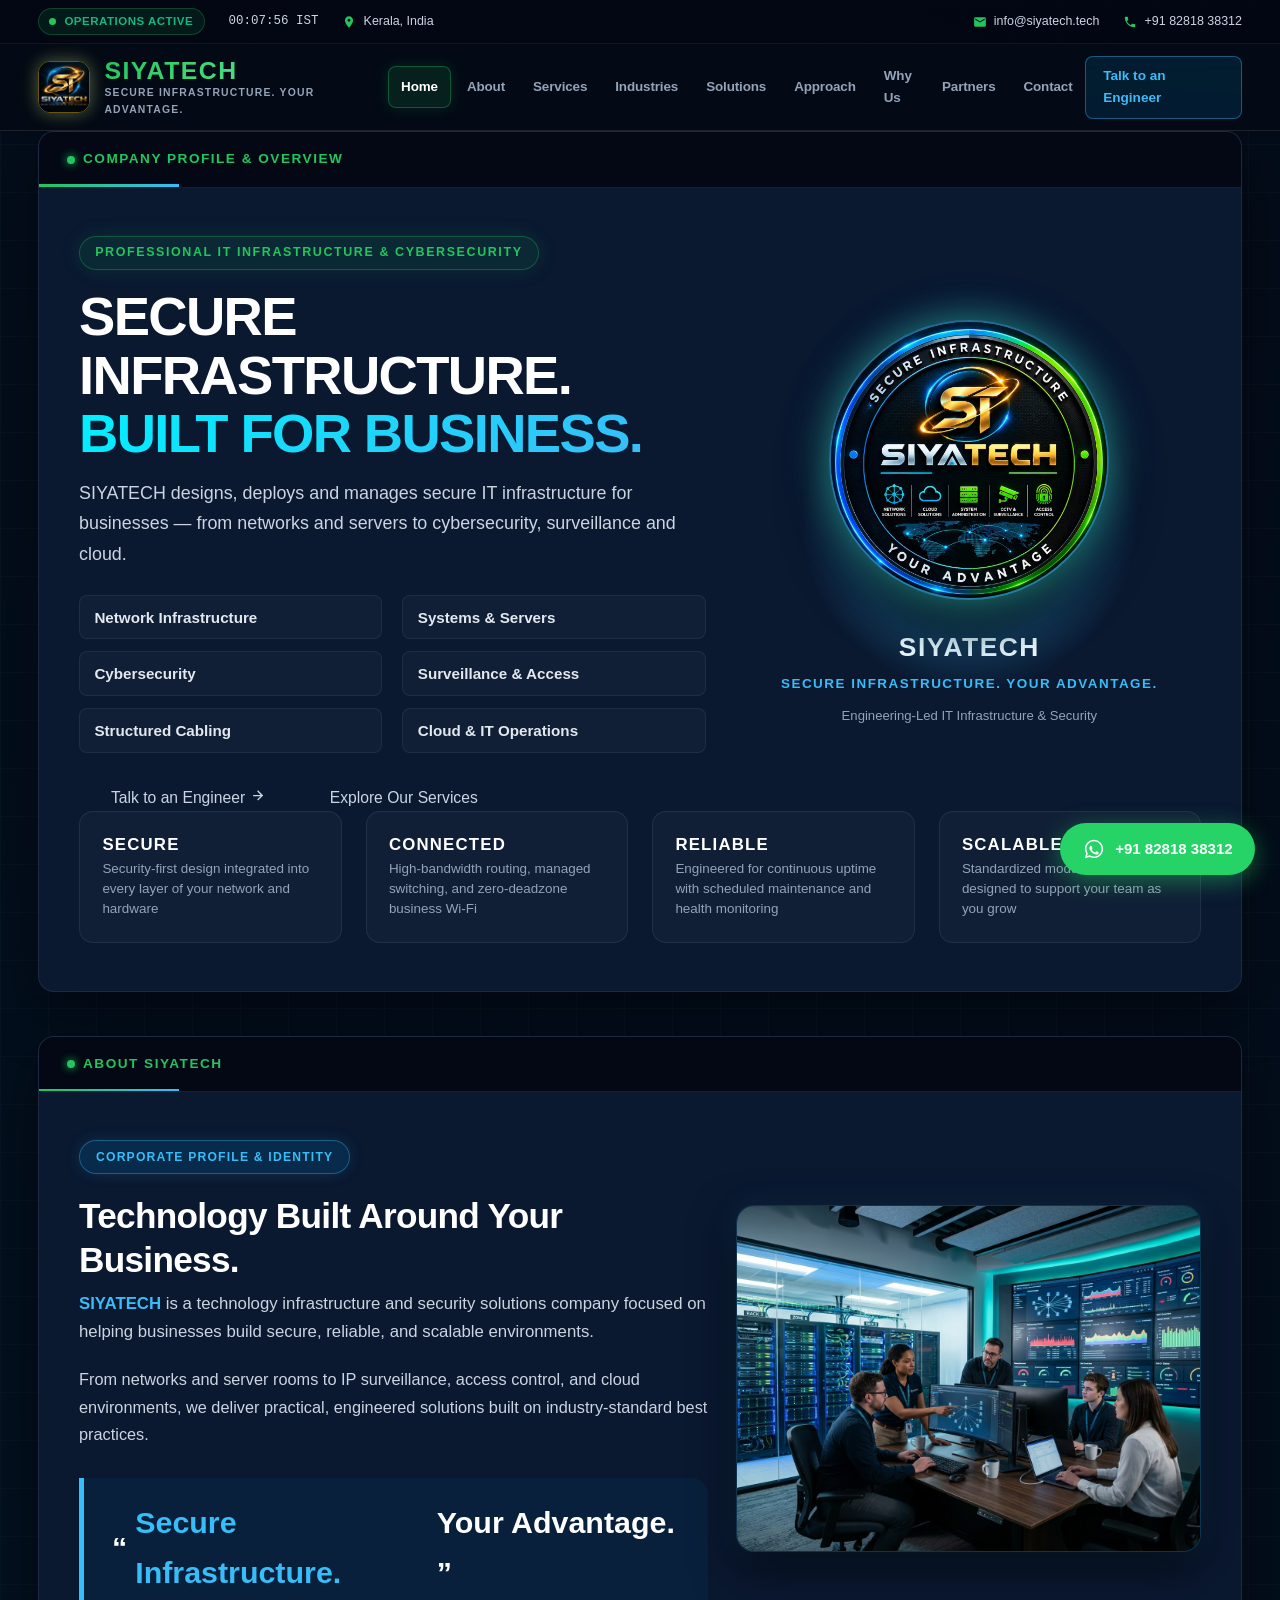
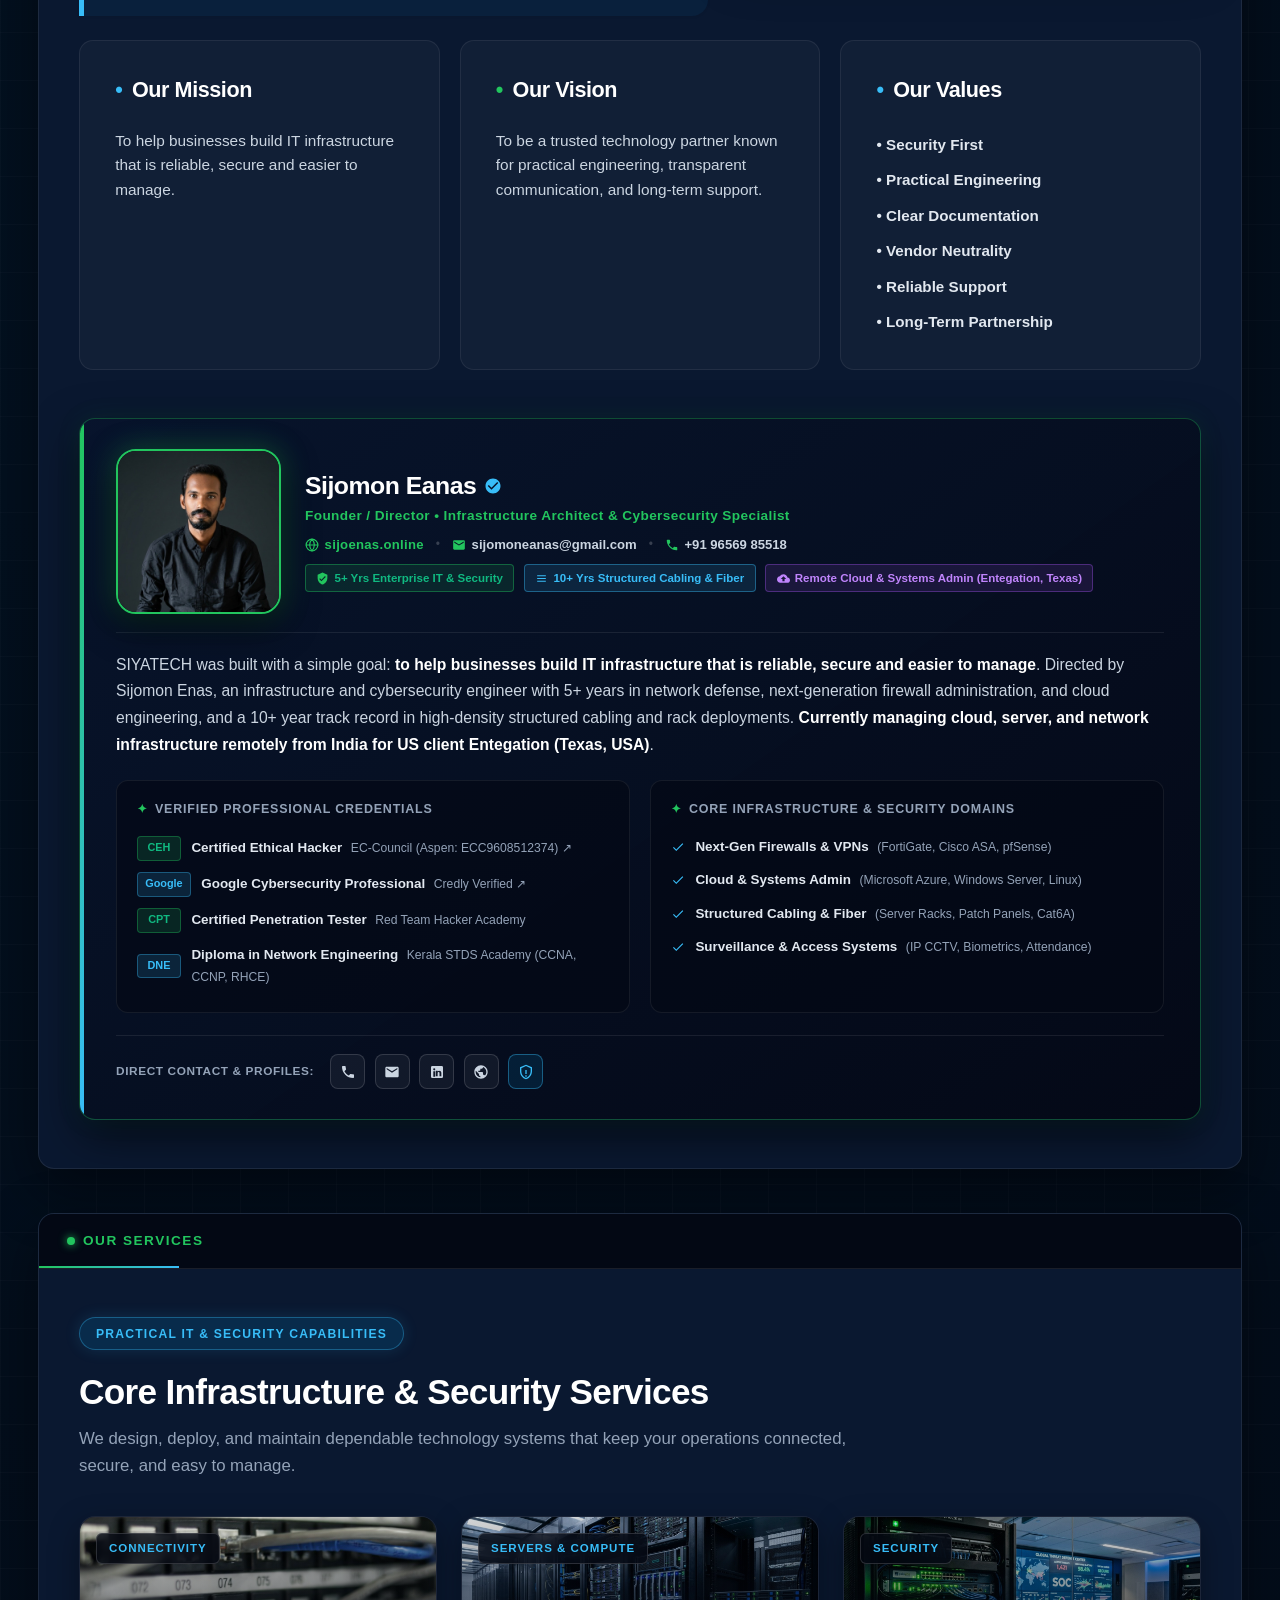
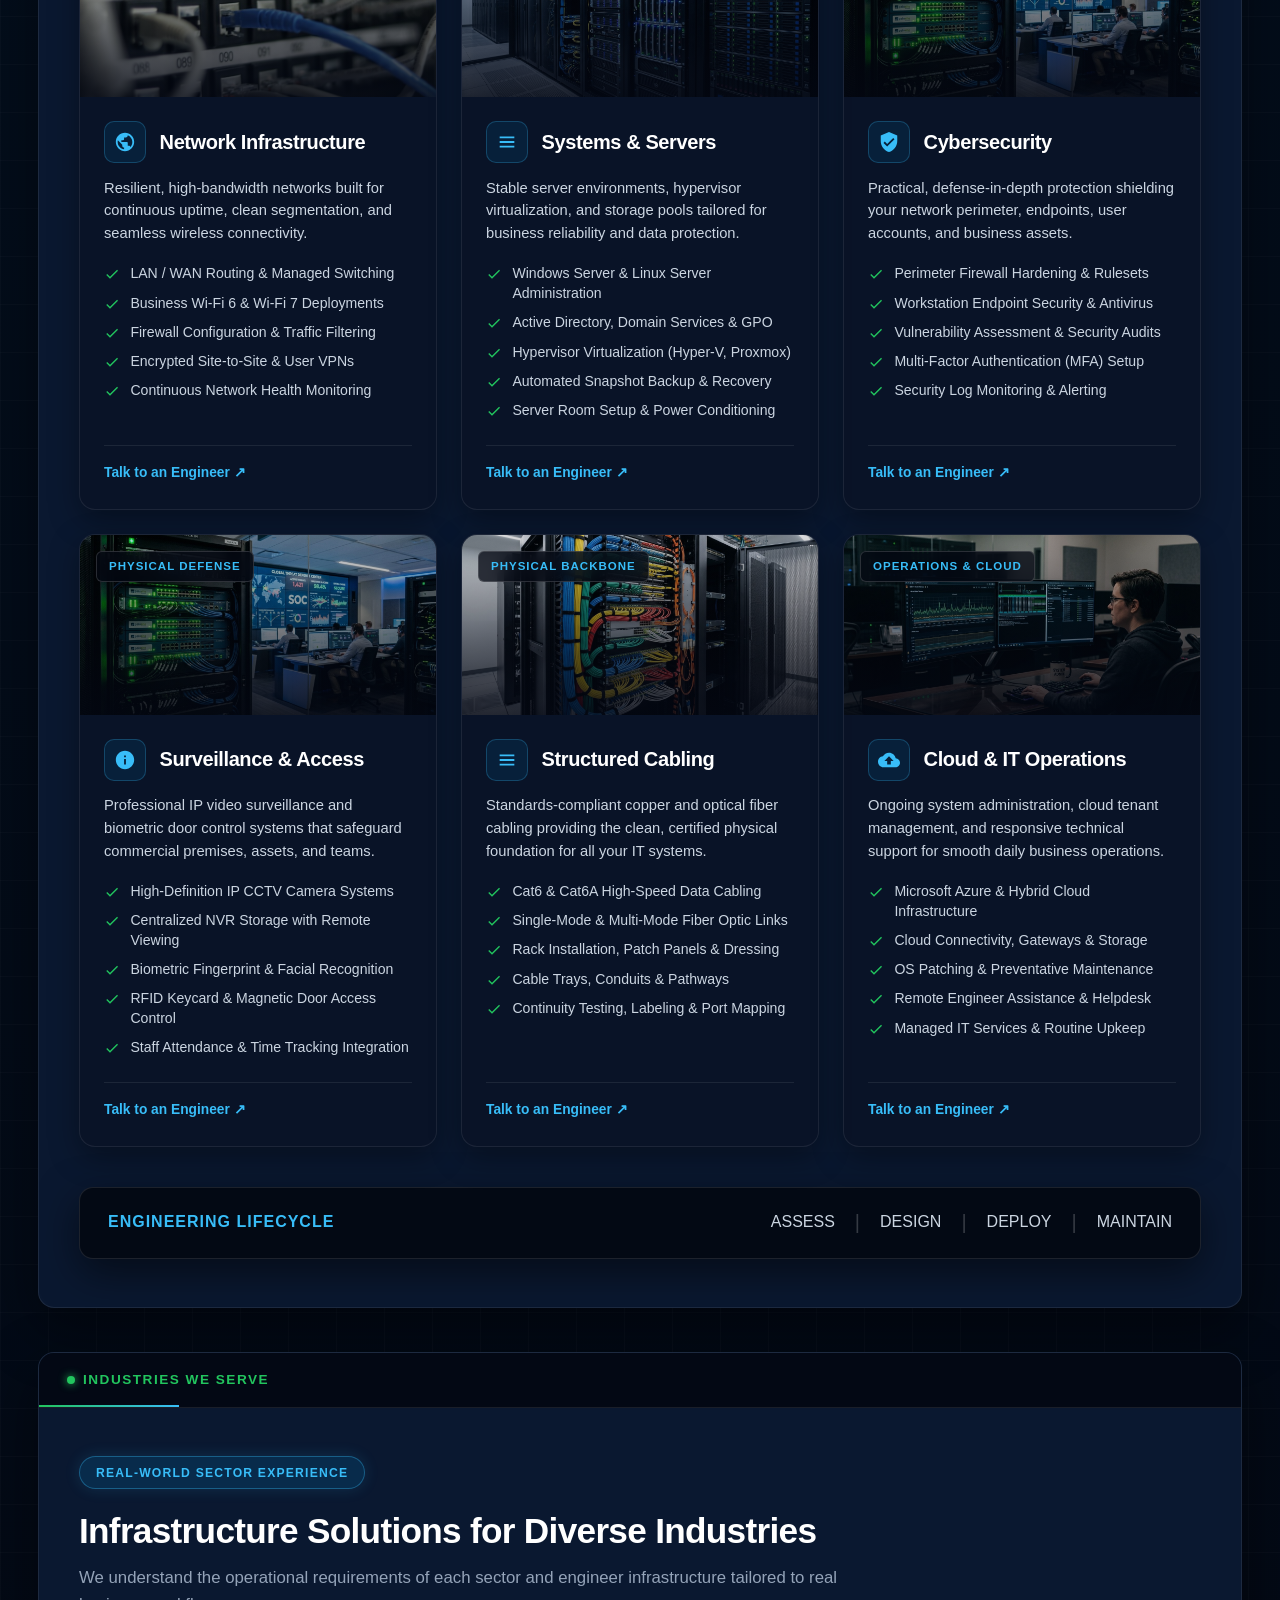
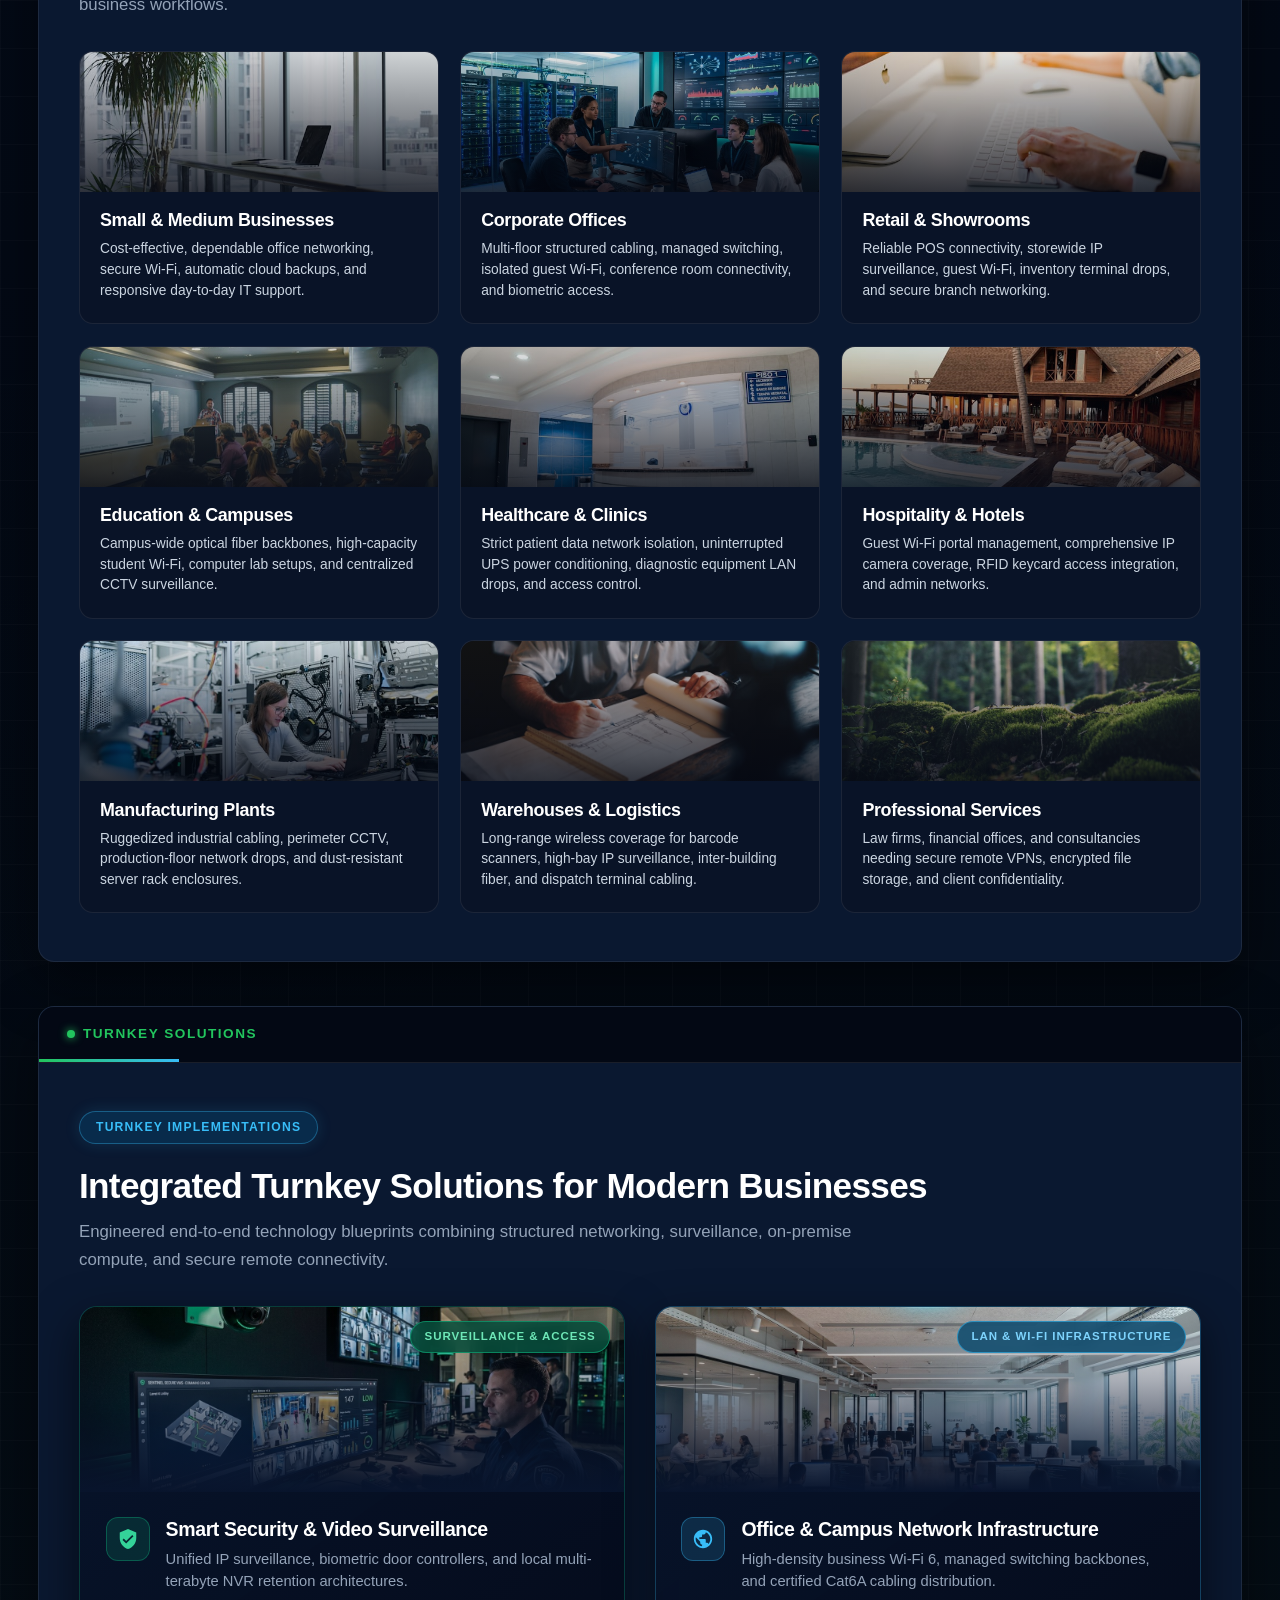
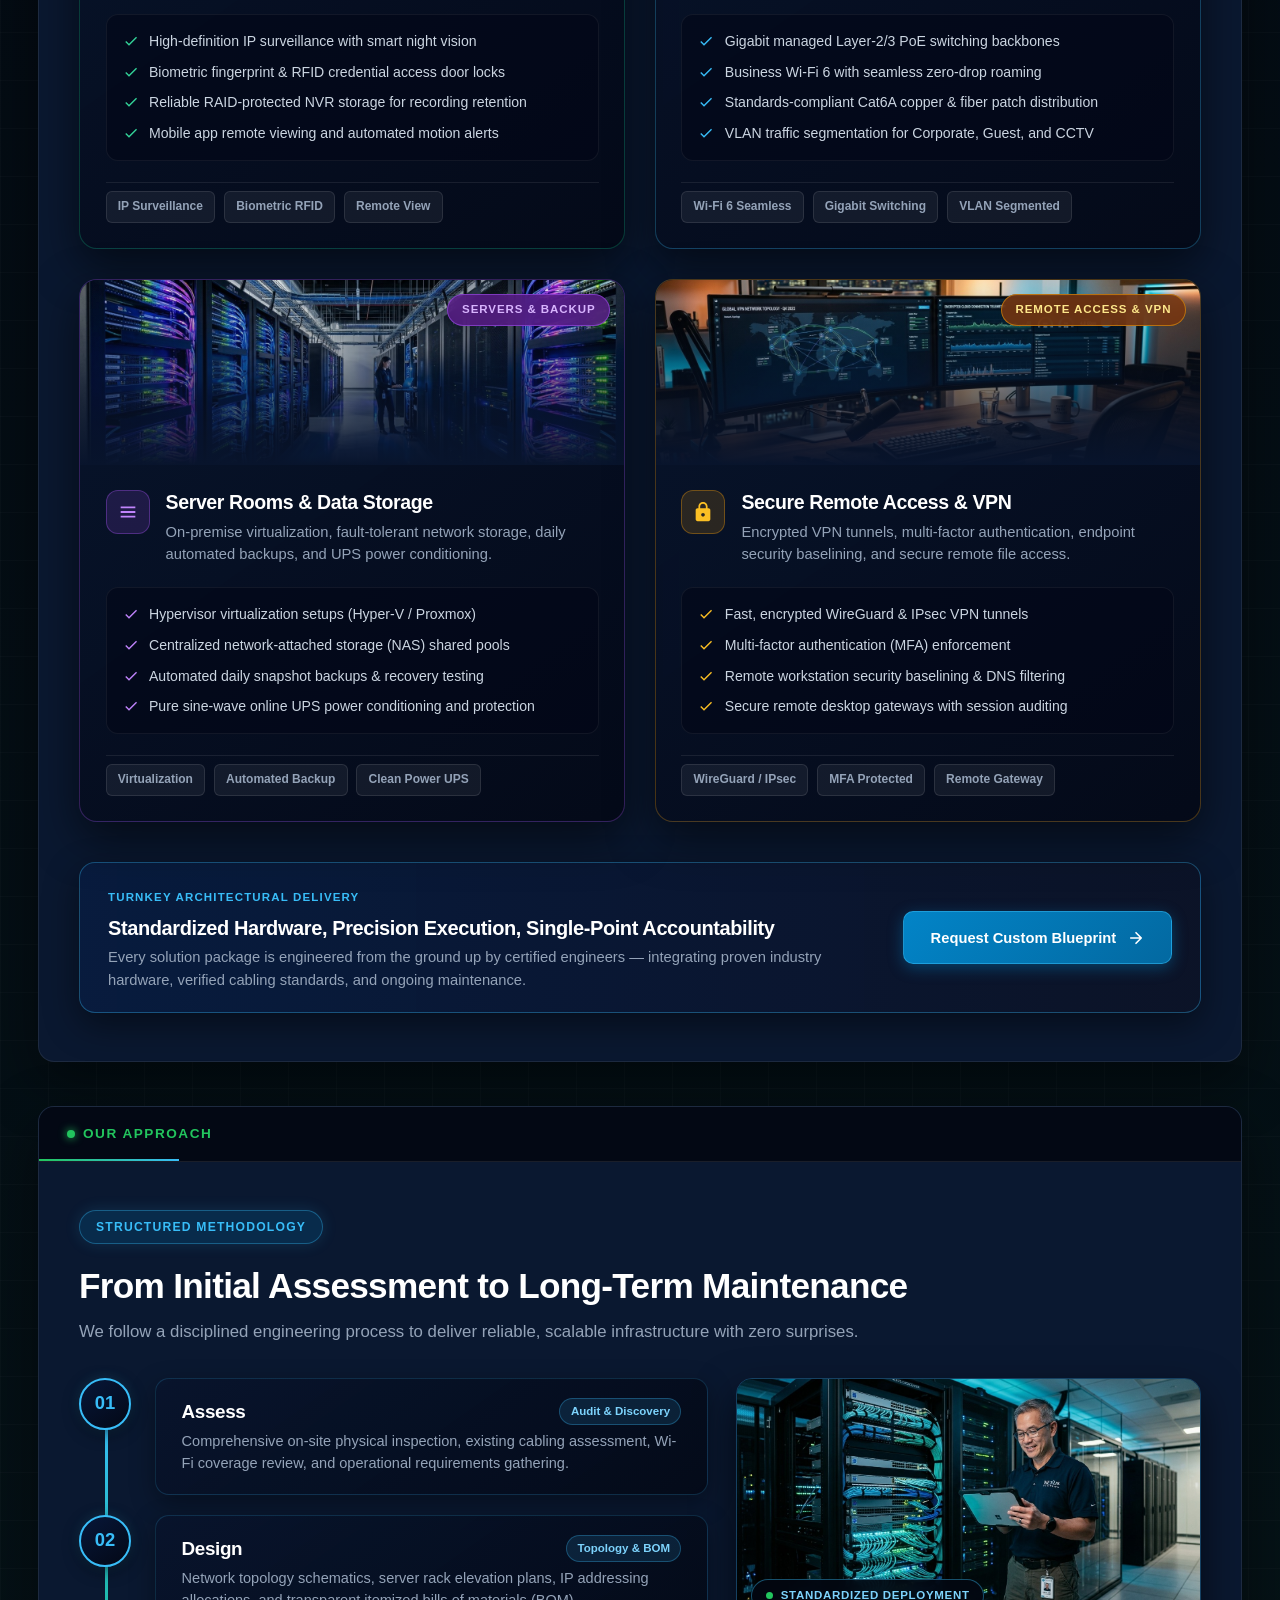
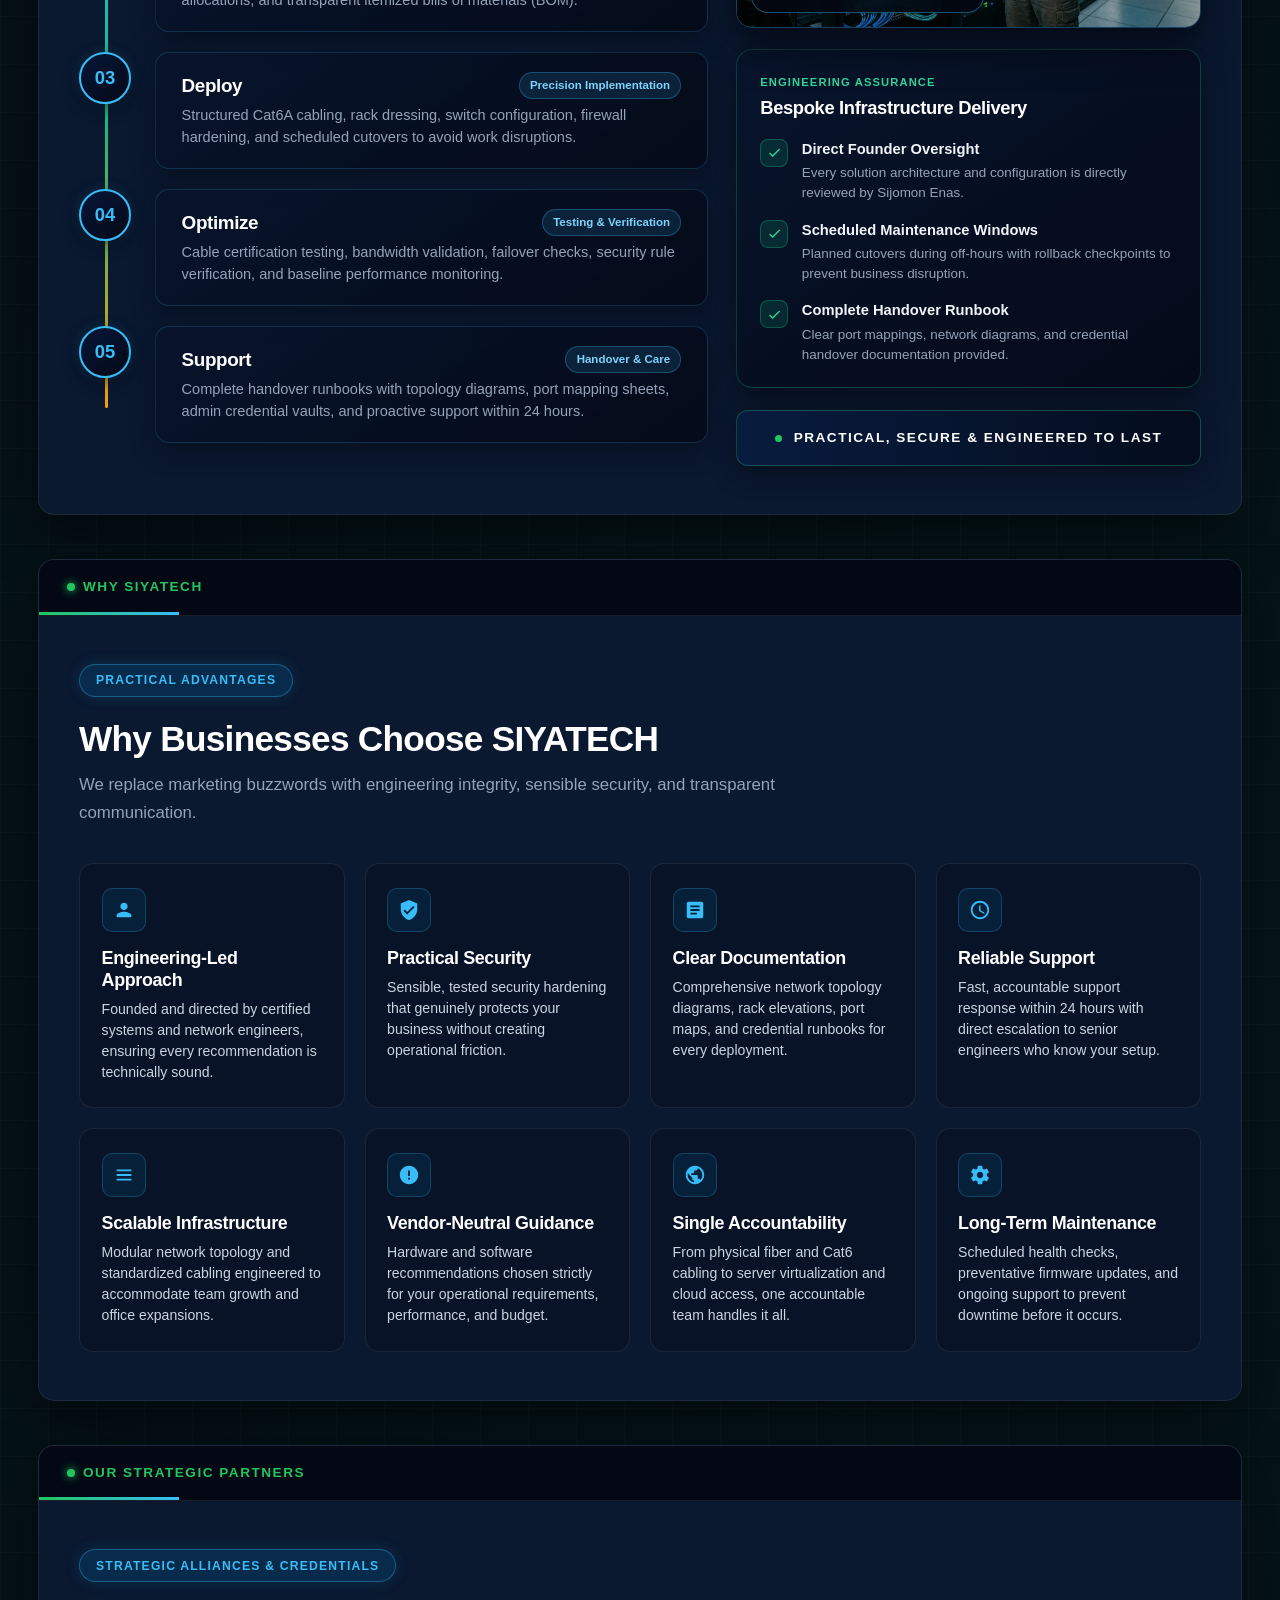
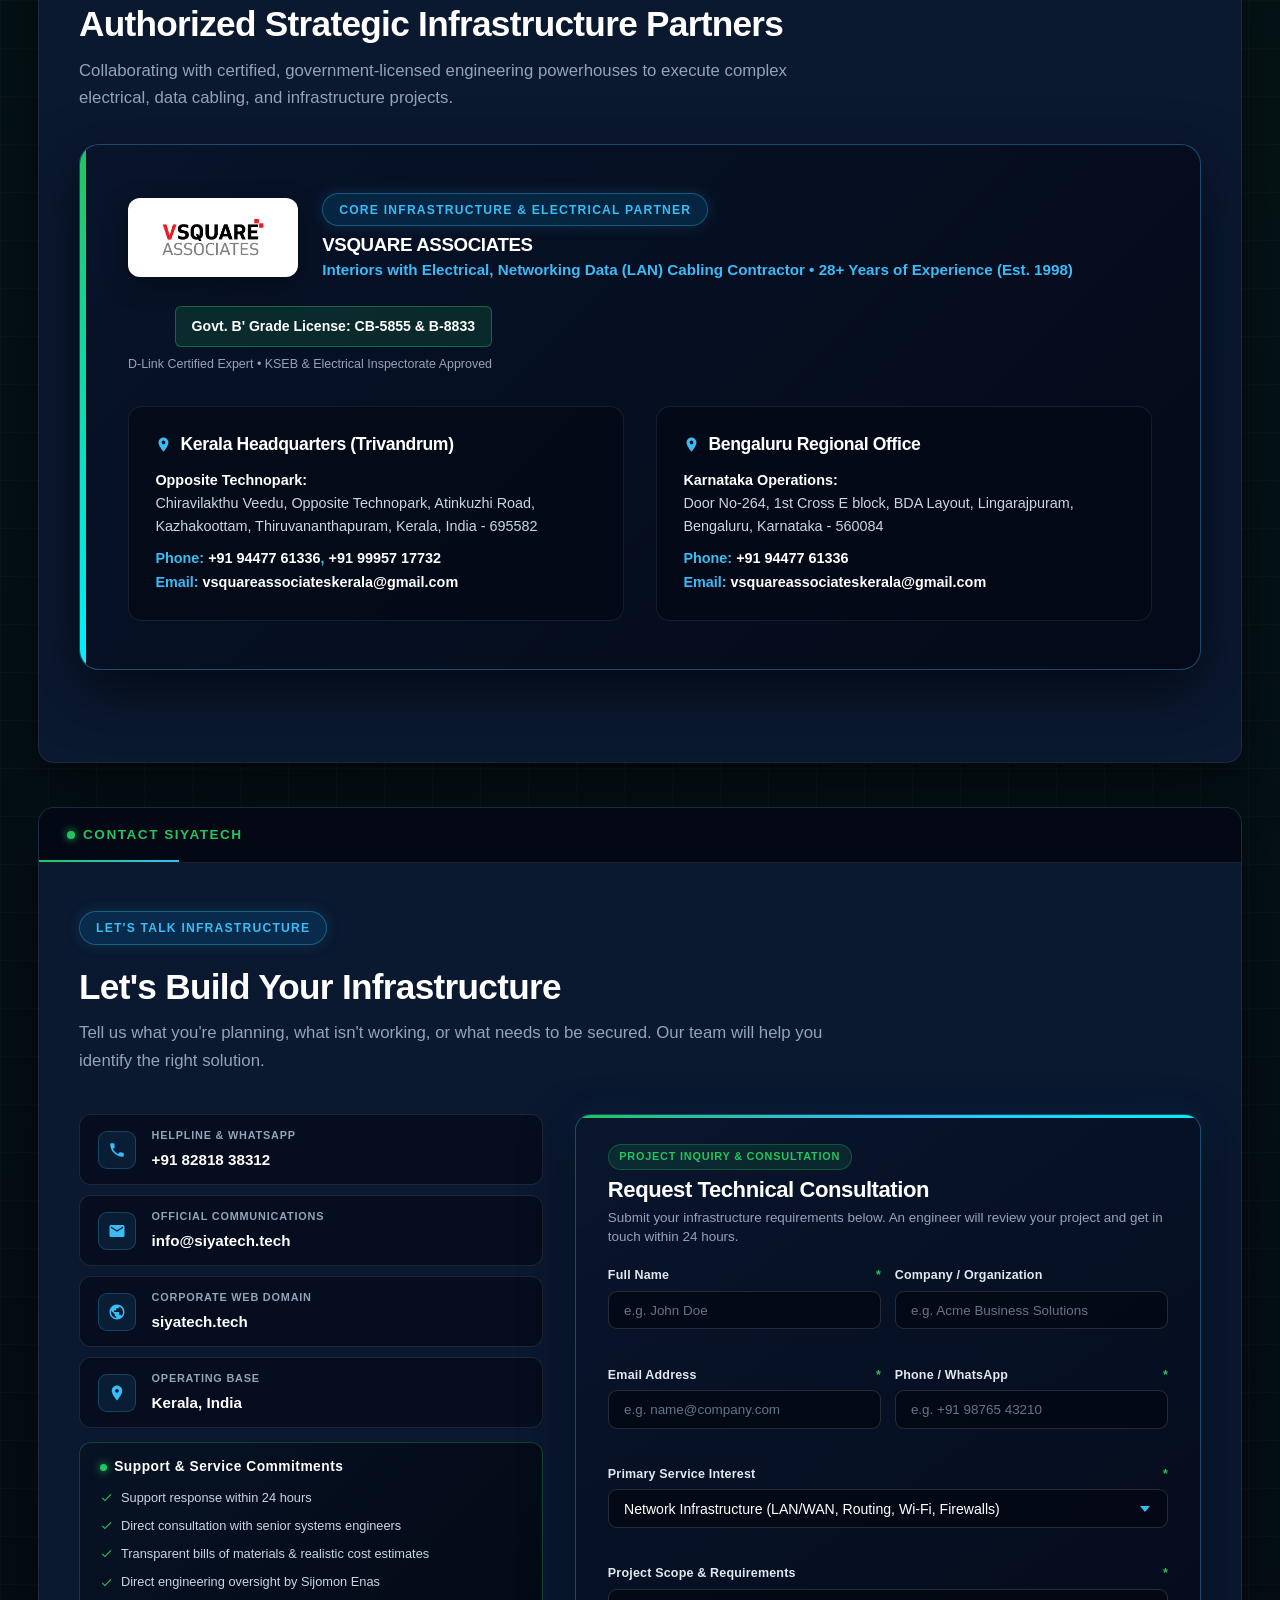
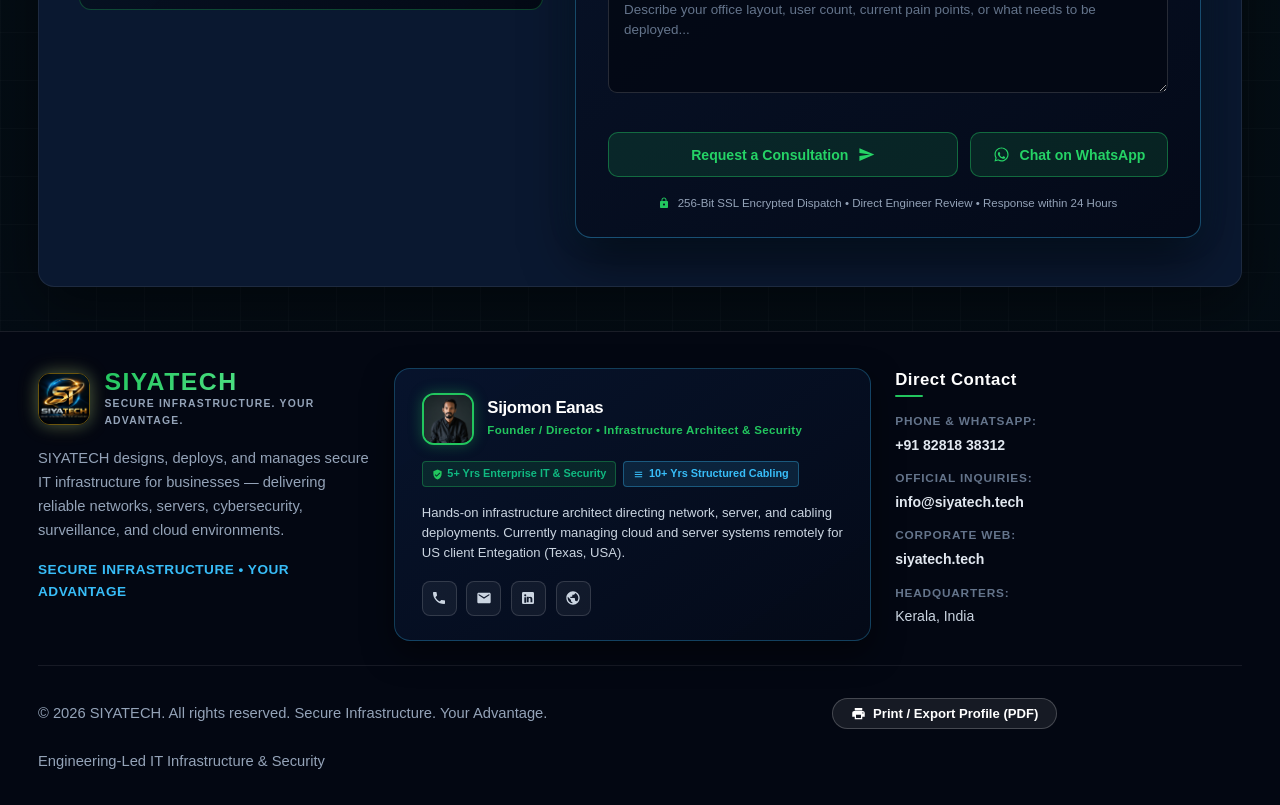
<file: index.html>
<!DOCTYPE html>
<html lang="en">
<head>
  <meta charset="UTF-8">
  <meta name="viewport" content="width=device-width, initial-scale=1.0">
  <title>SIYATECH | Secure IT Infrastructure, Networking &amp; Cybersecurity</title>
  <meta name="description" content="SIYATECH designs, deploys, and manages secure IT infrastructure for businesses — enterprise networking, server systems, cybersecurity, surveillance, structured cabling, and cloud solutions.">
  <meta name="keywords" content="IT infrastructure, business networking, cybersecurity, CCTV surveillance, access control, structured cabling, server management, cloud infrastructure, Kerala IT services">
  <meta name="author" content="SIYATECH">
  <link rel="canonical" href="https://siyatech.tech/">
  
  <!-- Security Headers (Client-Side Defense-in-Depth: CWE-693, CWE-1021, CWE-79) -->
  <meta http-equiv="Content-Security-Policy" content="default-src 'self'; script-src 'self' 'unsafe-inline' https://api.web3forms.com; style-src 'self' 'unsafe-inline'; img-src 'self' data: https:; connect-src 'self' https://api.web3forms.com; font-src 'self'; frame-ancestors 'none'; base-uri 'self'; form-action 'self' https://api.web3forms.com;">
  <meta http-equiv="X-Frame-Options" content="DENY">
  <meta http-equiv="X-Content-Type-Options" content="nosniff">
  <meta name="referrer" content="strict-origin-when-cross-origin">
  <meta http-equiv="Permissions-Policy" content="camera=(), microphone=(), geolocation=(), payment=()">
  
  <!-- Open Graph / Social Meta -->
  <meta property="og:title" content="SIYATECH | Secure Infrastructure. Your Advantage.">
  <meta property="og:description" content="Professional IT infrastructure, enterprise networking, cybersecurity, surveillance, structured cabling, and managed IT operations.">
  <meta property="og:type" content="website">
  <meta property="og:url" content="https://siyatech.tech/">
  <meta property="og:image" content="assets/images/siyatech_official_badge.jpg">

  <!-- Styles & Favicon -->
  <link rel="stylesheet" href="css/style.css?v=4.1">
  <link rel="icon" type="image/png" href="assets/images/company_logo_circle.png">
</head>
<body class="tech-grid-bg">

  <!-- Top Enterprise Status Bar -->
  <div class="top-bar">
    <div class="container top-bar-inner">
      <div class="top-bar-left">
        <span class="noc-live-badge">
          <span class="pulse-dot"></span>
          <span>OPERATIONS ACTIVE</span>
        </span>
        <span class="top-bar-item mono-font" id="liveNocClock">00:00:00 IST</span>
        <span class="top-bar-item">
          <svg viewBox="0 0 24 24"><path d="M12 2C8.13 2 5 5.13 5 9c0 5.25 7 13 7 13s7-7.75 7-13c0-3.87-3.13-7-7-7zm0 9.5c-1.38 0-2.5-1.12-2.5-2.5s1.12-2.5 2.5-2.5 2.5 1.12 2.5 2.5-1.12 2.5-2.5 2.5z"/></svg>
          Kerala, India
        </span>
      </div>
      <div class="top-bar-right">
        <span class="top-bar-item">
          <svg viewBox="0 0 24 24"><path d="M20 4H4c-1.1 0-1.99.9-1.99 2L2 18c0 1.1.9 2 2 2h16c1.1 0 2-.9 2-2V6c0-1.1-.9-2-2-2zm0 4l-8 5-8-5V6l8 5 8-5v2z"/></svg>
          <a href="mailto:info@siyatech.tech">info@siyatech.tech</a>
        </span>
        <span class="top-bar-item">
          <svg viewBox="0 0 24 24"><path d="M6.62 10.79c1.44 2.83 3.76 5.14 6.59 6.59l2.2-2.2c.27-.27.67-.36 1.02-.24 1.12.37 2.33.57 3.57.57.55 0 1 .45 1 1V20c0 .55-.45 1-1 1-9.39 0-17-7.61-17-17 0-.55.45-1 1-1h3.5c.55 0 1 .45 1 1 0 1.25.2 2.45.57 3.57.11.35.03.74-.25 1.02l-2.2 2.2z"/></svg>
          <a href="tel:+918281838312">+91 82818 38312</a>
        </span>
      </div>
    </div>
  </div>

  <!-- Primary Sticky Navigation Header -->
  <header class="site-header">
    <div class="container nav-container">
      <a href="#sheet-cover" class="brand-logo" title="SIYATECH - Secure Infrastructure. Your Advantage.">
        <img src="assets/images/siyatech_gold_logo.jpg" alt="SIYATECH Official Logo" class="brand-logo-img">
        <div class="brand-logo-text">
          <span class="brand-name">SIYATECH</span>
          <span class="brand-tagline">Secure Infrastructure. Your Advantage.</span>
        </div>
      </a>

      <!-- Desktop & Mobile Navigation Links -->
      <nav class="main-nav" aria-label="Main Navigation">
        <ul class="nav-list">
          <li class="nav-item"><a href="#sheet-cover" class="nav-link active"><span>Home</span></a></li>
          <li class="nav-item"><a href="#sheet-01" class="nav-link"><span>About</span></a></li>
          <li class="nav-item"><a href="#sheet-02" class="nav-link"><span>Services</span></a></li>
          <li class="nav-item"><a href="#sheet-03" class="nav-link"><span>Industries</span></a></li>
          <li class="nav-item"><a href="#sheet-04" class="nav-link"><span>Solutions</span></a></li>
          <li class="nav-item"><a href="#sheet-05" class="nav-link"><span>Approach</span></a></li>
          <li class="nav-item"><a href="#sheet-06" class="nav-link"><span>Why Us</span></a></li>
          <li class="nav-item"><a href="#sheet-07" class="nav-link"><span>Partners</span></a></li>
          <li class="nav-item"><a href="#sheet-08" class="nav-link"><span>Contact</span></a></li>
        </ul>
      </nav>

      <!-- Action Button & Mobile Hamburger -->
      <div class="nav-actions">
        <a href="#sheet-08" class="nav-cta-btn">Talk to an Engineer</a>
        <button class="mobile-toggle" aria-label="Toggle Navigation Menu">☰</button>
      </div>
    </div>
  </header>

  <!-- Main Container: Continuous Executive Infrastructure Profile -->
  <main class="main-content">
    <div class="container">

      <!-- =====================================================================
           SHEET 0: HERO SECTION
           ===================================================================== -->
      <section id="sheet-cover" class="brochure-sheet">
        <div class="brochure-sheet-header">
          <span class="sheet-tag">COMPANY PROFILE &amp; OVERVIEW</span>
        </div>
        <div class="brochure-sheet-body">
          <div class="hero-grid">
            <div>
              <div class="hero-tagline-badge">PROFESSIONAL IT INFRASTRUCTURE &amp; CYBERSECURITY</div>
              <h1 class="hero-main-title">
                Secure Infrastructure.<br>
                <span style="background: linear-gradient(135deg, #00F0FF 0%, #38BDF8 100%); -webkit-background-clip: text; -webkit-text-fill-color: transparent;">Built for Business.</span>
              </h1>
              <p class="hero-subtext" style="font-size: 1.12rem; line-height: 1.7; color: #cbd5e1; max-width: 620px; margin-bottom: 1.6rem;">
                SIYATECH designs, deploys and manages secure IT infrastructure for businesses — from networks and servers to cybersecurity, surveillance and cloud.
              </p>
              
              <div class="hero-focus-list">
                <div class="focus-item"><span>Network Infrastructure</span></div>
                <div class="focus-item"><span>Systems &amp; Servers</span></div>
                <div class="focus-item"><span>Cybersecurity</span></div>
                <div class="focus-item"><span>Surveillance &amp; Access</span></div>
                <div class="focus-item"><span>Structured Cabling</span></div>
                <div class="focus-item"><span>Cloud &amp; IT Operations</span></div>
              </div>

              <div class="hero-cta-row" style="margin-top: 2rem;">
                <a href="#sheet-08" class="btn-primary" style="padding: 0.95rem 2rem; font-size: 0.98rem;">
                  <span>Talk to an Engineer</span>
                  <svg width="15" height="15" viewBox="0 0 24 24" fill="currentColor"><path d="M5 13h11.86l-5.43 5.43 1.42 1.42L21.14 12l-8.29-8.29-1.42 1.42L16.86 11H5v2z"/></svg>
                </a>
                <a href="#sheet-02" class="btn-secondary" style="padding: 0.95rem 1.8rem; font-size: 0.98rem;">
                  <span>Explore Our Services</span>
                </a>
              </div>
            </div>

            <!-- Cover Showcase with Official Enterprise Circular Badge -->
            <div class="cover-medallion-box">
              <img src="assets/images/siyatech_official_badge.jpg" alt="SIYATECH Official Enterprise Badge" class="cover-medallion-img">
              <div style="margin-top: 1.6rem; text-align: center;">
                <div style="font-family: 'Plus Jakarta Sans', sans-serif; font-size: 1.65rem; font-weight: 800; color: #fff; letter-spacing: 1.5px;">SIYATECH</div>
                <div style="font-size: 0.84rem; font-weight: 700; color: var(--color-blue-light); letter-spacing: 1.5px; text-transform: uppercase; margin-top: 0.25rem;">Secure Infrastructure. Your Advantage.</div>
                <div style="font-size: 0.82rem; color: #94a3b8; margin-top: 0.6rem;">Engineering-Led IT Infrastructure &amp; Security</div>
              </div>
            </div>
          </div>

          <!-- 4 Core Pillars: Grounded, Honest, Technical -->
          <div class="pillars-grid-4">
            <div class="pillar-item">
              <div class="pillar-text">
                <h4>SECURE</h4>
                <p>Security-first design integrated into every layer of your network and hardware</p>
              </div>
            </div>
            <div class="pillar-item">
              <div class="pillar-text">
                <h4>CONNECTED</h4>
                <p>High-bandwidth routing, managed switching, and zero-deadzone business Wi-Fi</p>
              </div>
            </div>
            <div class="pillar-item">
              <div class="pillar-text">
                <h4>RELIABLE</h4>
                <p>Engineered for continuous uptime with scheduled maintenance and health monitoring</p>
              </div>
            </div>
            <div class="pillar-item">
              <div class="pillar-text">
                <h4>SCALABLE</h4>
                <p>Standardized modular architecture designed to support your team as you grow</p>
              </div>
            </div>
          </div>
        </div>
      </section>

      <!-- =====================================================================
           SHEET 1: ABOUT SIYATECH & LEADERSHIP PROFILE
           ===================================================================== -->
      <section id="sheet-01" class="brochure-sheet">
        <div class="brochure-sheet-header">
          <span class="sheet-tag">ABOUT SIYATECH</span>
        </div>
        <div class="brochure-sheet-body">
          <div class="about-intro-grid">
            <div>
              <div class="page-badge-pill">CORPORATE PROFILE &amp; IDENTITY</div>
              <h2 class="section-title">
                Technology Built Around Your Business.
              </h2>
              <p class="lead-paragraph" style="color: #cbd5e1; margin-bottom: 1.2rem; font-size: 1.05rem; line-height: 1.7;">
                <strong style="color: #38bdf8;">SIYATECH</strong> is a technology infrastructure and security solutions company focused on helping businesses build secure, reliable, and scalable environments.
              </p>
              <p class="lead-paragraph" style="color: #cbd5e1; margin-bottom: 1.8rem; font-size: 1.02rem; line-height: 1.7;">
                From networks and server rooms to IP surveillance, access control, and cloud environments, we deliver practical, engineered solutions built on industry-standard best practices.
              </p>
              
              <div class="about-quote-box" style="background: rgba(2, 132, 199, 0.08); border-left-color: #38bdf8;">
                <div class="quote-script-text">“ <span style="color: #38bdf8;">Secure Infrastructure.</span> Your Advantage. ”</div>
              </div>
            </div>

            <div class="about-image-card">
              <img src="assets/images/about_tech_operations.jpg" alt="SIYATECH Technology Infrastructure &amp; Security Operations" loading="lazy">
            </div>
          </div>

          <!-- Mission, Vision & Values -->
          <div class="mvv-grid">
            <div class="pillar-item" style="display: flex; flex-direction: column; padding: 2.2rem;">
              <h3 style="color: var(--color-white); font-size: 1.35rem; margin-bottom: 0.6rem; display: flex; align-items: center; gap: 0.6rem;">
                <span style="color: #38bdf8;">•</span> Our Mission
              </h3>
              <p style="color: #cbd5e1; font-size: 0.96rem; line-height: 1.6;">
                To help businesses build IT infrastructure that is reliable, secure and easier to manage.
              </p>
            </div>
            <div class="pillar-item" style="display: flex; flex-direction: column; padding: 2.2rem;">
              <h3 style="color: var(--color-white); font-size: 1.35rem; margin-bottom: 0.6rem; display: flex; align-items: center; gap: 0.6rem;">
                <span style="color: #22c55e;">•</span> Our Vision
              </h3>
              <p style="color: #cbd5e1; font-size: 0.96rem; line-height: 1.6;">
                To be a trusted technology partner known for practical engineering, transparent communication, and long-term support.
              </p>
            </div>
            <div class="pillar-item" style="display: flex; flex-direction: column; padding: 2.2rem;">
              <h3 style="color: var(--color-white); font-size: 1.35rem; margin-bottom: 0.8rem; display: flex; align-items: center; gap: 0.6rem;">
                <span style="color: #38bdf8;">•</span> Our Values
              </h3>
              <ul class="values-pill-list" style="color: #cbd5e1;">
                <li>• Security First</li>
                <li>• Practical Engineering</li>
                <li>• Clear Documentation</li>
                <li>• Vendor Neutrality</li>
                <li>• Reliable Support</li>
                <li>• Long-Term Partnership</li>
              </ul>
            </div>
          </div>

          <!-- Founder & Engineering Leadership Profile -->
          <div class="founder-spotlight-card">
            <div class="founder-compact-top">
              <div class="founder-identity-wrap">
                <div class="founder-avatar-box">
                  <img src="assets/images/sijomon_eanas.jpg" alt="Sijomon Eanas - Founder / Director">
                </div>
                <div class="founder-info-block">
                  <h3 class="founder-name">
                    <span>Sijomon Eanas</span>
                    <svg width="18" height="18" viewBox="0 0 24 24" fill="#38bdf8" title="Verified Founder Profile" style="display:inline-block;vertical-align:middle;"><path d="M12 2C6.48 2 2 6.48 2 12s4.48 10 10 10 10-4.48 10-10S17.52 2 12 2zm-2 15l-5-5 1.41-1.41L10 14.17l7.59-7.59L19 8l-9 9z"/></svg>
                  </h3>
                  <div class="founder-role">Founder / Director • Infrastructure Architect &amp; Cybersecurity Specialist</div>
                  
                  <!-- Direct Meta Links -->
                  <div class="founder-direct-meta-line">
                    <a href="https://sijoenas.online" target="_blank" rel="noopener noreferrer" class="meta-link domain" title="Personal Portfolio: sijoenas.online">
                      <svg width="14" height="14" viewBox="0 0 24 24" fill="none" stroke="currentColor" stroke-width="2" stroke-linecap="round" stroke-linejoin="round"><circle cx="12" cy="12" r="10"></circle><line x1="2" y1="12" x2="22" y2="12"></line><path d="M12 2a15.3 15.3 0 0 1 4 10 15.3 15.3 0 0 1-4 10 15.3 15.3 0 0 1-4-10 15.3 15.3 0 0 1 4-10z"></path></svg>
                      <span>sijoenas.online</span>
                    </a>
                    <span class="meta-divider">•</span>
                    <a href="mailto:sijomoneanas@gmail.com" class="meta-link email" title="Direct Email: sijomoneanas@gmail.com">
                      <svg width="14" height="14" viewBox="0 0 24 24" fill="currentColor"><path d="M20 4H4c-1.1 0-1.99.9-1.99 2L2 18c0 1.1.9 2 2 2h16c1.1 0 2-.9 2-2V6c0-1.1-.9-2-2-2zm0 4l-8 5-8-5V6l8 5 8-5v2z"/></svg>
                      <span>sijomoneanas@gmail.com</span>
                    </a>
                    <span class="meta-divider">•</span>
                    <a href="tel:+919656985518" class="meta-link phone" title="Call / WhatsApp: +91 96569 85518">
                      <svg width="14" height="14" viewBox="0 0 24 24" fill="currentColor"><path d="M6.62 10.79c1.44 2.83 3.76 5.14 6.59 6.59l2.2-2.2c.27-.27.67-.36 1.02-.24 1.12.37 2.33.57 3.57.57.55 0 1 .45 1 1V20c0 .55-.45 1-1 1-9.39 0-17-7.61-17-17 0-.55.45-1 1-1h3.5c.55 0 1 .45 1 1 0 1.25.2 2.45.57 3.57.11.35.03.74-.25 1.02l-2.2 2.2z"/></svg>
                      <span>+91 96569 85518</span>
                    </a>
                  </div>

                  <div class="founder-exp-badges">
                    <span class="f-pill green" title="Enterprise IT Infrastructure &amp; Cybersecurity Experience">
                      <svg width="13" height="13" viewBox="0 0 24 24" style="fill:#22c55e;flex-shrink:0;"><path d="M12 1L3 5v6c0 5.55 3.84 10.74 9 12 5.16-1.26 9-6.45 9-12V5l-9-4zm-2 16l-4-4 1.41-1.41L10 14.17l6.59-6.59L18 9l-8 8z"/></svg>
                      <span>5+ Yrs Enterprise IT &amp; Security</span>
                    </span>
                    <span class="f-pill blue" title="Structured Cabling, Fiber Backbones &amp; Data Center Racks">
                      <svg width="13" height="13" viewBox="0 0 24 24" style="fill:#38bdf8;flex-shrink:0;"><path d="M4 6h16v2H4zm0 5h16v2H4zm0 5h16v2H4z"/></svg>
                      <span>10+ Yrs Structured Cabling &amp; Fiber</span>
                    </span>
                    <span class="f-pill purple" style="background: rgba(168, 85, 247, 0.12); border: 1px solid rgba(168, 85, 247, 0.35); color: #c084fc;" title="Active US Enterprise Client Infrastructure Operations">
                      <svg width="13" height="13" viewBox="0 0 24 24" style="fill:#c084fc;flex-shrink:0;"><path d="M19.35 10.04C18.67 6.59 15.64 4 12 4 9.11 4 6.6 5.64 5.35 8.04 2.34 8.36 0 10.91 0 14c0 3.31 2.69 6 6 6h13c2.76 0 5-2.24 5-5 0-2.64-2.05-4.78-4.65-4.96zM14 13v4h-4v-4H7l5-5 5 5h-3z"/></svg>
                      <span>Remote Cloud &amp; Systems Admin (Entegation, Texas)</span>
                    </span>
                  </div>
                </div>
              </div>
            </div>

            <p class="founder-compact-bio" style="font-size: 0.98rem; line-height: 1.7; color: #cbd5e1; margin-bottom: 1.35rem;">
              SIYATECH was built with a simple goal: <strong style="color: #ffffff;">to help businesses build IT infrastructure that is reliable, secure and easier to manage</strong>. Directed by Sijomon Enas, an infrastructure and cybersecurity engineer with 5+ years in network defense, next-generation firewall administration, and cloud engineering, and a 10+ year track record in high-density structured cabling and rack deployments. <strong style="color: #ffffff;">Currently managing cloud, server, and network infrastructure remotely from India for US client Entegation (Texas, USA)</strong>.
            </p>

            <!-- 2-Column Credential Matrix -->
            <div class="founder-matrix-2">
              <!-- Certifications -->
              <div class="founder-matrix-col">
                <div class="matrix-col-title">
                  <span>✦</span> Verified Professional Credentials
                </div>
                <a href="https://aspen.eccouncil.org/VerifyBadge?type=certification&amp;a=dOdFFooEUxz+QZnP6Jhn5R+yCr+6F1V7EEpRvzA2FuU=" target="_blank" rel="noopener noreferrer" class="matrix-item-row" title="Click to verify EC-Council CEH credential">
                  <span class="matrix-code-chip">CEH</span>
                  <div class="matrix-item-text">Certified Ethical Hacker <small>EC-Council (Aspen: ECC9608512374) ↗</small></div>
                </a>
                <a href="https://www.credly.com/badges/b343af75-91be-4dcf-aa23-56ffdece5273/public_url" target="_blank" rel="noopener noreferrer" class="matrix-item-row" title="Click to verify Google Cybersecurity certificate on Credly">
                  <span class="matrix-code-chip blue">Google</span>
                  <div class="matrix-item-text">Google Cybersecurity Professional <small>Credly Verified ↗</small></div>
                </a>
                <div class="matrix-item-row">
                  <span class="matrix-code-chip">CPT</span>
                  <div class="matrix-item-text">Certified Penetration Tester <small>Red Team Hacker Academy</small></div>
                </div>
                <div class="matrix-item-row">
                  <span class="matrix-code-chip blue">DNE</span>
                  <div class="matrix-item-text">Diploma in Network Engineering <small>Kerala STDS Academy (CCNA, CCNP, RHCE)</small></div>
                </div>
              </div>

              <!-- Core Domains -->
              <div class="founder-matrix-col">
                <div class="matrix-col-title">
                  <span>✦</span> Core Infrastructure &amp; Security Domains
                </div>
                <div class="matrix-item-row">
                  <svg class="matrix-check-icon" width="14" height="14" viewBox="0 0 24 24" style="fill:#38bdf8;flex-shrink:0;"><path d="M9 16.17L4.83 12l-1.42 1.41L9 19 21 7l-1.41-1.41z"/></svg>
                  <div class="matrix-item-text">Next-Gen Firewalls &amp; VPNs <small>(FortiGate, Cisco ASA, pfSense)</small></div>
                </div>
                <div class="matrix-item-row">
                  <svg class="matrix-check-icon" width="14" height="14" viewBox="0 0 24 24" style="fill:#38bdf8;flex-shrink:0;"><path d="M9 16.17L4.83 12l-1.42 1.41L9 19 21 7l-1.41-1.41z"/></svg>
                  <div class="matrix-item-text">Cloud &amp; Systems Admin <small>(Microsoft Azure, Windows Server, Linux)</small></div>
                </div>
                <div class="matrix-item-row">
                  <svg class="matrix-check-icon" width="14" height="14" viewBox="0 0 24 24" style="fill:#38bdf8;flex-shrink:0;"><path d="M9 16.17L4.83 12l-1.42 1.41L9 19 21 7l-1.41-1.41z"/></svg>
                  <div class="matrix-item-text">Structured Cabling &amp; Fiber <small>(Server Racks, Patch Panels, Cat6A)</small></div>
                </div>
                <div class="matrix-item-row">
                  <svg class="matrix-check-icon" width="14" height="14" viewBox="0 0 24 24" style="fill:#38bdf8;flex-shrink:0;"><path d="M9 16.17L4.83 12l-1.42 1.41L9 19 21 7l-1.41-1.41z"/></svg>
                  <div class="matrix-item-text">Surveillance &amp; Access Systems <small>(IP CCTV, Biometrics, Attendance)</small></div>
                </div>
              </div>
            </div>

            <!-- Social Connect Strip -->
            <div class="founder-connect-strip">
              <span class="connect-strip-label">Direct Contact &amp; Profiles:</span>
              <div class="social-thumb-strip">
                <a href="tel:+919656985518" class="social-thumb-btn phone" data-tooltip="Call / WhatsApp: +91 96569 85518" aria-label="Direct Phone / WhatsApp">
                  <svg width="16" height="16" viewBox="0 0 24 24"><path d="M6.62 10.79c1.44 2.83 3.76 5.14 6.59 6.59l2.2-2.2c.27-.27.67-.36 1.02-.24 1.12.37 2.33.57 3.57.57.55 0 1 .45 1 1V20c0 .55-.45 1-1 1-9.39 0-17-7.61-17-17 0-.55.45-1 1-1h3.5c.55 0 1 .45 1 1 0 1.25.2 2.45.57 3.57.11.35.03.74-.25 1.02l-2.2 2.2z"/></svg>
                </a>
                <a href="mailto:sijomoneanas@gmail.com" class="social-thumb-btn email" data-tooltip="Direct Email: sijomoneanas@gmail.com" aria-label="Direct Email">
                  <svg width="16" height="16" viewBox="0 0 24 24"><path d="M20 4H4c-1.1 0-1.99.9-1.99 2L2 18c0 1.1.9 2 2 2h16c1.1 0 2-.9 2-2V6c0-1.1-.9-2-2-2zm0 4l-8 5-8-5V6l8 5 8-5v2z"/></svg>
                </a>
                <a href="https://www.linkedin.com/in/sijomoneanas" target="_blank" rel="noopener noreferrer" class="social-thumb-btn linkedin" data-tooltip="LinkedIn: /in/sijomoneanas" aria-label="LinkedIn Profile">
                  <svg width="16" height="16" viewBox="0 0 24 24"><path d="M19 3a2 2 0 0 1 2 2v14a2 2 0 0 1-2 2H5a2 2 0 0 1-2-2V5a2 2 0 0 1 2-2h14m-.5 15.5v-5.3a3.26 3.26 0 0 0-3.26-3.26c-.85 0-1.84.52-2.28 1.3v-1.11h-2.79v8.37h2.79v-4.93c0-.77.62-1.4 1.39-1.4a1.4 1.4 0 0 1 1.4 1.4v4.93h2.75M6.46 10.9v8.37H9.2V10.9H6.46M7.83 6.45a1.6 1.6 0 1 0 0 3.2 1.6 1.6 0 0 0 0-3.2z"/></svg>
                </a>
                <a href="https://sijoenas.online" target="_blank" rel="noopener noreferrer" class="social-thumb-btn portfolio" data-tooltip="Portfolio: sijoenas.online" aria-label="Official Portfolio Site">
                  <svg width="16" height="16" viewBox="0 0 24 24"><path d="M12 2C6.48 2 2 6.48 2 12s4.48 10 10 10 10-4.48 10-10S17.52 2 12 2zm-1 17.93c-3.95-.49-7-3.85-7-7.93 0-.62.08-1.21.21-1.79L9 15v1c0 1.1.9 2 2 2v1.93zm6.9-2.54c-.26-.81-1-1.39-1.9-1.39h-1v-3c0-.55-.45-1-1-1H8v-2h2c.55 0 1-.45 1-1V7h2c1.1 0 2-.9 2-2v-.41c2.93 1.19 5 4.06 5 7.41 0 2.08-.8 3.97-2.1 5.39z"/></svg>
                </a>
                <a href="https://www.credly.com/badges/b343af75-91be-4dcf-aa23-56ffdece5273/public_url" target="_blank" rel="noopener noreferrer" class="social-thumb-btn credly" data-tooltip="Credly: Google Cybersecurity Certified" aria-label="Credly Certification Badge" style="background: rgba(2, 132, 199, 0.15); border-color: rgba(56, 189, 248, 0.4); color: #38bdf8;">
                  <svg width="16" height="16" viewBox="0 0 24 24" style="fill:currentColor;"><path d="M12 1L3 5v6c0 5.55 3.84 10.74 9 12 5.16-1.26 9-6.45 9-12V5l-9-4zm0 2.18l7 3.12v4.7c0 4.54-3.13 8.79-7 9.88-3.87-1.09-7-5.34-7-9.88v-4.7l7-3.12zm-1 5.82v6h2v-6h-2zm0 8v2h2v-2h-2z"/></svg>
                </a>
              </div>
            </div>
          </div>
        </div>
      </section>

      <!-- =====================================================================
           SHEET 2: OUR CORE SERVICES (6 REFINED CATEGORIES)
           ===================================================================== -->
      <section id="sheet-02" class="brochure-sheet">
        <div class="brochure-sheet-header">
          <span class="sheet-tag">OUR SERVICES</span>
        </div>
        <div class="brochure-sheet-body">
          <div>
            <div class="page-badge-pill">PRACTICAL IT &amp; SECURITY CAPABILITIES</div>
            <h2 class="section-title">
              Core Infrastructure &amp; Security Services
            </h2>
            <p class="section-subtitle">
              We design, deploy, and maintain dependable technology systems that keep your operations connected, secure, and easy to manage.
            </p>
          </div>

          <!-- 6-Category Grid -->
          <div class="services-grid-6">
            
            <!-- Category 1: Network Infrastructure -->
            <div class="service-cat-card">
              <div class="service-cat-banner">
                <img src="assets/images/service_network.jpg" alt="Network Infrastructure Services" loading="lazy">
                <div class="service-cat-banner-overlay"></div>
                <span class="service-cat-badge">CONNECTIVITY</span>
              </div>
              <div class="service-cat-content">
                <div class="service-cat-head">
                  <div class="service-cat-icon">
                    <svg viewBox="0 0 24 24"><path d="M12 2C6.48 2 2 6.48 2 12s4.48 10 10 10 10-4.48 10-10S17.52 2 12 2zm-1 17.93c-3.95-.49-7-3.85-7-7.93 0-.62.08-1.21.21-1.79L9 15v1c0 1.1.9 2 2 2v1.93zm6.9-2.54c-.26-.81-1-1.39-1.9-1.39h-1v-3c0-.55-.45-1-1-1H8v-2h2c.55 0 1-.45 1-1V7h2c1.1 0 2-.9 2-2v-.41c2.93 1.19 5 4.06 5 7.41 0 2.08-.8 3.97-2.1 5.39z"/></svg>
                  </div>
                  <h3 class="service-cat-title">Network Infrastructure</h3>
                </div>
                <p class="service-cat-desc">
                  Resilient, high-bandwidth networks built for continuous uptime, clean segmentation, and seamless wireless connectivity.
                </p>
                <div class="service-cat-list">
                  <div class="service-cat-item">
                    <svg viewBox="0 0 24 24"><path d="M9 16.17L4.83 12l-1.42 1.41L9 19 21 7l-1.41-1.41z"/></svg>
                    <span>LAN / WAN Routing &amp; Managed Switching</span>
                  </div>
                  <div class="service-cat-item">
                    <svg viewBox="0 0 24 24"><path d="M9 16.17L4.83 12l-1.42 1.41L9 19 21 7l-1.41-1.41z"/></svg>
                    <span>Business Wi-Fi 6 &amp; Wi-Fi 7 Deployments</span>
                  </div>
                  <div class="service-cat-item">
                    <svg viewBox="0 0 24 24"><path d="M9 16.17L4.83 12l-1.42 1.41L9 19 21 7l-1.41-1.41z"/></svg>
                    <span>Firewall Configuration &amp; Traffic Filtering</span>
                  </div>
                  <div class="service-cat-item">
                    <svg viewBox="0 0 24 24"><path d="M9 16.17L4.83 12l-1.42 1.41L9 19 21 7l-1.41-1.41z"/></svg>
                    <span>Encrypted Site-to-Site &amp; User VPNs</span>
                  </div>
                  <div class="service-cat-item">
                    <svg viewBox="0 0 24 24"><path d="M9 16.17L4.83 12l-1.42 1.41L9 19 21 7l-1.41-1.41z"/></svg>
                    <span>Continuous Network Health Monitoring</span>
                  </div>
                </div>
                <div class="service-cat-footer">
                  <a href="#sheet-08" class="service-cat-link">Talk to an Engineer ↗</a>
                </div>
              </div>
            </div>

            <!-- Category 2: Systems & Servers -->
            <div class="service-cat-card">
              <div class="service-cat-banner">
                <img src="assets/images/service_servers.jpg" alt="Systems &amp; Servers Management" loading="lazy">
                <div class="service-cat-banner-overlay"></div>
                <span class="service-cat-badge">SERVERS &amp; COMPUTE</span>
              </div>
              <div class="service-cat-content">
                <div class="service-cat-head">
                  <div class="service-cat-icon">
                    <svg viewBox="0 0 24 24"><path d="M4 6h16v2H4zm0 5h16v2H4zm0 5h16v2H4z"/></svg>
                  </div>
                  <h3 class="service-cat-title">Systems &amp; Servers</h3>
                </div>
                <p class="service-cat-desc">
                  Stable server environments, hypervisor virtualization, and storage pools tailored for business reliability and data protection.
                </p>
                <div class="service-cat-list">
                  <div class="service-cat-item">
                    <svg viewBox="0 0 24 24"><path d="M9 16.17L4.83 12l-1.42 1.41L9 19 21 7l-1.41-1.41z"/></svg>
                    <span>Windows Server &amp; Linux Server Administration</span>
                  </div>
                  <div class="service-cat-item">
                    <svg viewBox="0 0 24 24"><path d="M9 16.17L4.83 12l-1.42 1.41L9 19 21 7l-1.41-1.41z"/></svg>
                    <span>Active Directory, Domain Services &amp; GPO</span>
                  </div>
                  <div class="service-cat-item">
                    <svg viewBox="0 0 24 24"><path d="M9 16.17L4.83 12l-1.42 1.41L9 19 21 7l-1.41-1.41z"/></svg>
                    <span>Hypervisor Virtualization (Hyper-V, Proxmox)</span>
                  </div>
                  <div class="service-cat-item">
                    <svg viewBox="0 0 24 24"><path d="M9 16.17L4.83 12l-1.42 1.41L9 19 21 7l-1.41-1.41z"/></svg>
                    <span>Automated Snapshot Backup &amp; Recovery</span>
                  </div>
                  <div class="service-cat-item">
                    <svg viewBox="0 0 24 24"><path d="M9 16.17L4.83 12l-1.42 1.41L9 19 21 7l-1.41-1.41z"/></svg>
                    <span>Server Room Setup &amp; Power Conditioning</span>
                  </div>
                </div>
                <div class="service-cat-footer">
                  <a href="#sheet-08" class="service-cat-link">Talk to an Engineer ↗</a>
                </div>
              </div>
            </div>

            <!-- Category 3: Cybersecurity -->
            <div class="service-cat-card">
              <div class="service-cat-banner">
                <img src="assets/images/service_cyber_defense.jpg" alt="Cybersecurity &amp; Network Defense" loading="lazy">
                <div class="service-cat-banner-overlay"></div>
                <span class="service-cat-badge">SECURITY</span>
              </div>
              <div class="service-cat-content">
                <div class="service-cat-head">
                  <div class="service-cat-icon">
                    <svg viewBox="0 0 24 24"><path d="M12 1L3 5v6c0 5.55 3.84 10.74 9 12 5.16-1.26 9-6.45 9-12V5l-9-4zm-2 16l-4-4 1.41-1.41L10 14.17l6.59-6.59L18 9l-8 8z"/></svg>
                  </div>
                  <h3 class="service-cat-title">Cybersecurity</h3>
                </div>
                <p class="service-cat-desc">
                  Practical, defense-in-depth protection shielding your network perimeter, endpoints, user accounts, and business assets.
                </p>
                <div class="service-cat-list">
                  <div class="service-cat-item">
                    <svg viewBox="0 0 24 24"><path d="M9 16.17L4.83 12l-1.42 1.41L9 19 21 7l-1.41-1.41z"/></svg>
                    <span>Perimeter Firewall Hardening &amp; Rulesets</span>
                  </div>
                  <div class="service-cat-item">
                    <svg viewBox="0 0 24 24"><path d="M9 16.17L4.83 12l-1.42 1.41L9 19 21 7l-1.41-1.41z"/></svg>
                    <span>Workstation Endpoint Security &amp; Antivirus</span>
                  </div>
                  <div class="service-cat-item">
                    <svg viewBox="0 0 24 24"><path d="M9 16.17L4.83 12l-1.42 1.41L9 19 21 7l-1.41-1.41z"/></svg>
                    <span>Vulnerability Assessment &amp; Security Audits</span>
                  </div>
                  <div class="service-cat-item">
                    <svg viewBox="0 0 24 24"><path d="M9 16.17L4.83 12l-1.42 1.41L9 19 21 7l-1.41-1.41z"/></svg>
                    <span>Multi-Factor Authentication (MFA) Setup</span>
                  </div>
                  <div class="service-cat-item">
                    <svg viewBox="0 0 24 24"><path d="M9 16.17L4.83 12l-1.42 1.41L9 19 21 7l-1.41-1.41z"/></svg>
                    <span>Security Log Monitoring &amp; Alerting</span>
                  </div>
                </div>
                <div class="service-cat-footer">
                  <a href="#sheet-08" class="service-cat-link">Talk to an Engineer ↗</a>
                </div>
              </div>
            </div>

            <!-- Category 4: Surveillance & Access -->
            <div class="service-cat-card">
              <div class="service-cat-banner">
                <img src="assets/images/service_cctv.jpg" alt="Surveillance &amp; Access Control Systems" loading="lazy">
                <div class="service-cat-banner-overlay"></div>
                <span class="service-cat-badge">PHYSICAL DEFENSE</span>
              </div>
              <div class="service-cat-content">
                <div class="service-cat-head">
                  <div class="service-cat-icon">
                    <svg viewBox="0 0 24 24"><path d="M12 2C6.48 2 2 6.48 2 12s4.48 10 10 10 10-4.48 10-10S17.52 2 12 2zm1 15h-2v-6h2v6zm0-8h-2V7h2v2z"/></svg>
                  </div>
                  <h3 class="service-cat-title">Surveillance &amp; Access</h3>
                </div>
                <p class="service-cat-desc">
                  Professional IP video surveillance and biometric door control systems that safeguard commercial premises, assets, and teams.
                </p>
                <div class="service-cat-list">
                  <div class="service-cat-item">
                    <svg viewBox="0 0 24 24"><path d="M9 16.17L4.83 12l-1.42 1.41L9 19 21 7l-1.41-1.41z"/></svg>
                    <span>High-Definition IP CCTV Camera Systems</span>
                  </div>
                  <div class="service-cat-item">
                    <svg viewBox="0 0 24 24"><path d="M9 16.17L4.83 12l-1.42 1.41L9 19 21 7l-1.41-1.41z"/></svg>
                    <span>Centralized NVR Storage with Remote Viewing</span>
                  </div>
                  <div class="service-cat-item">
                    <svg viewBox="0 0 24 24"><path d="M9 16.17L4.83 12l-1.42 1.41L9 19 21 7l-1.41-1.41z"/></svg>
                    <span>Biometric Fingerprint &amp; Facial Recognition</span>
                  </div>
                  <div class="service-cat-item">
                    <svg viewBox="0 0 24 24"><path d="M9 16.17L4.83 12l-1.42 1.41L9 19 21 7l-1.41-1.41z"/></svg>
                    <span>RFID Keycard &amp; Magnetic Door Access Control</span>
                  </div>
                  <div class="service-cat-item">
                    <svg viewBox="0 0 24 24"><path d="M9 16.17L4.83 12l-1.42 1.41L9 19 21 7l-1.41-1.41z"/></svg>
                    <span>Staff Attendance &amp; Time Tracking Integration</span>
                  </div>
                </div>
                <div class="service-cat-footer">
                  <a href="#sheet-08" class="service-cat-link">Talk to an Engineer ↗</a>
                </div>
              </div>
            </div>

            <!-- Category 5: Structured Cabling -->
            <div class="service-cat-card">
              <div class="service-cat-banner">
                <img src="assets/images/service_cabling.jpg" alt="Structured Cabling &amp; Fiber Optics" loading="lazy">
                <div class="service-cat-banner-overlay"></div>
                <span class="service-cat-badge">PHYSICAL BACKBONE</span>
              </div>
              <div class="service-cat-content">
                <div class="service-cat-head">
                  <div class="service-cat-icon">
                    <svg viewBox="0 0 24 24"><path d="M4 6h16v2H4zm0 5h16v2H4zm0 5h16v2H4z"/></svg>
                  </div>
                  <h3 class="service-cat-title">Structured Cabling</h3>
                </div>
                <p class="service-cat-desc">
                  Standards-compliant copper and optical fiber cabling providing the clean, certified physical foundation for all your IT systems.
                </p>
                <div class="service-cat-list">
                  <div class="service-cat-item">
                    <svg viewBox="0 0 24 24"><path d="M9 16.17L4.83 12l-1.42 1.41L9 19 21 7l-1.41-1.41z"/></svg>
                    <span>Cat6 &amp; Cat6A High-Speed Data Cabling</span>
                  </div>
                  <div class="service-cat-item">
                    <svg viewBox="0 0 24 24"><path d="M9 16.17L4.83 12l-1.42 1.41L9 19 21 7l-1.41-1.41z"/></svg>
                    <span>Single-Mode &amp; Multi-Mode Fiber Optic Links</span>
                  </div>
                  <div class="service-cat-item">
                    <svg viewBox="0 0 24 24"><path d="M9 16.17L4.83 12l-1.42 1.41L9 19 21 7l-1.41-1.41z"/></svg>
                    <span>Rack Installation, Patch Panels &amp; Dressing</span>
                  </div>
                  <div class="service-cat-item">
                    <svg viewBox="0 0 24 24"><path d="M9 16.17L4.83 12l-1.42 1.41L9 19 21 7l-1.41-1.41z"/></svg>
                    <span>Cable Trays, Conduits &amp; Pathways</span>
                  </div>
                  <div class="service-cat-item">
                    <svg viewBox="0 0 24 24"><path d="M9 16.17L4.83 12l-1.42 1.41L9 19 21 7l-1.41-1.41z"/></svg>
                    <span>Continuity Testing, Labeling &amp; Port Mapping</span>
                  </div>
                </div>
                <div class="service-cat-footer">
                  <a href="#sheet-08" class="service-cat-link">Talk to an Engineer ↗</a>
                </div>
              </div>
            </div>

            <!-- Category 6: Cloud & IT Operations -->
            <div class="service-cat-card">
              <div class="service-cat-banner">
                <img src="assets/images/service_sysadmin.jpg" alt="Cloud &amp; IT Operations" loading="lazy">
                <div class="service-cat-banner-overlay"></div>
                <span class="service-cat-badge">OPERATIONS &amp; CLOUD</span>
              </div>
              <div class="service-cat-content">
                <div class="service-cat-head">
                  <div class="service-cat-icon">
                    <svg viewBox="0 0 24 24"><path d="M19.35 10.04C18.67 6.59 15.64 4 12 4 9.11 4 6.6 5.64 5.35 8.04 2.34 8.36 0 10.91 0 14c0 3.31 2.69 6 6 6h13c2.76 0 5-2.24 5-5 0-2.64-2.05-4.78-4.65-4.96zM14 13v4h-4v-4H7l5-5 5 5h-3z"/></svg>
                  </div>
                  <h3 class="service-cat-title">Cloud &amp; IT Operations</h3>
                </div>
                <p class="service-cat-desc">
                  Ongoing system administration, cloud tenant management, and responsive technical support for smooth daily business operations.
                </p>
                <div class="service-cat-list">
                  <div class="service-cat-item">
                    <svg viewBox="0 0 24 24"><path d="M9 16.17L4.83 12l-1.42 1.41L9 19 21 7l-1.41-1.41z"/></svg>
                    <span>Microsoft Azure &amp; Hybrid Cloud Infrastructure</span>
                  </div>
                  <div class="service-cat-item">
                    <svg viewBox="0 0 24 24"><path d="M9 16.17L4.83 12l-1.42 1.41L9 19 21 7l-1.41-1.41z"/></svg>
                    <span>Cloud Connectivity, Gateways &amp; Storage</span>
                  </div>
                  <div class="service-cat-item">
                    <svg viewBox="0 0 24 24"><path d="M9 16.17L4.83 12l-1.42 1.41L9 19 21 7l-1.41-1.41z"/></svg>
                    <span>OS Patching &amp; Preventative Maintenance</span>
                  </div>
                  <div class="service-cat-item">
                    <svg viewBox="0 0 24 24"><path d="M9 16.17L4.83 12l-1.42 1.41L9 19 21 7l-1.41-1.41z"/></svg>
                    <span>Remote Engineer Assistance &amp; Helpdesk</span>
                  </div>
                  <div class="service-cat-item">
                    <svg viewBox="0 0 24 24"><path d="M9 16.17L4.83 12l-1.42 1.41L9 19 21 7l-1.41-1.41z"/></svg>
                    <span>Managed IT Services &amp; Routine Upkeep</span>
                  </div>
                </div>
                <div class="service-cat-footer">
                  <a href="#sheet-08" class="service-cat-link">Talk to an Engineer ↗</a>
                </div>
              </div>
            </div>

          </div>

          <!-- Service Lifecycle Ribbon -->
          <div class="lifecycle-ribbon" style="margin-top: 2.5rem;">
            <div style="font-weight: 800; color: #38bdf8; letter-spacing: 1px;">ENGINEERING LIFECYCLE</div>
            <div class="lifecycle-stages">
              <div>ASSESS</div>
              <span class="lifecycle-separator">|</span>
              <div>DESIGN</div>
              <span class="lifecycle-separator">|</span>
              <div>DEPLOY</div>
              <span class="lifecycle-separator">|</span>
              <div>MAINTAIN</div>
            </div>
          </div>
        </div>
      </section>

      <!-- =====================================================================
           SHEET 3: INDUSTRIES WE SERVE
           ===================================================================== -->
      <section id="sheet-03" class="brochure-sheet">
        <div class="brochure-sheet-header">
          <span class="sheet-tag">INDUSTRIES WE SERVE</span>
        </div>
        <div class="brochure-sheet-body">
          <div>
            <div class="page-badge-pill">REAL-WORLD SECTOR EXPERIENCE</div>
            <h2 class="section-title">
              Infrastructure Solutions for Diverse Industries
            </h2>
            <p class="section-subtitle">
              We understand the operational requirements of each sector and engineer infrastructure tailored to real business workflows.
            </p>
          </div>

          <!-- 9 Real Industries Grid -->
          <div class="industries-grid-9">
            
            <div class="industry-box-card">
              <div class="industry-box-thumb">
                <img src="assets/images/ind_corporate.jpg" alt="Small &amp; Medium Businesses" loading="lazy">
                <div class="industry-box-thumb-overlay"></div>
              </div>
              <div class="industry-box-body">
                <h3 class="industry-box-title">Small &amp; Medium Businesses</h3>
                <p class="industry-box-desc">Cost-effective, dependable office networking, secure Wi-Fi, automatic cloud backups, and responsive day-to-day IT support.</p>
              </div>
            </div>

            <div class="industry-box-card">
              <div class="industry-box-thumb">
                <img src="assets/images/office_corridor.jpg" alt="Corporate Offices" loading="lazy">
                <div class="industry-box-thumb-overlay"></div>
              </div>
              <div class="industry-box-body">
                <h3 class="industry-box-title">Corporate Offices</h3>
                <p class="industry-box-desc">Multi-floor structured cabling, managed switching, isolated guest Wi-Fi, conference room connectivity, and biometric access.</p>
              </div>
            </div>

            <div class="industry-box-card">
              <div class="industry-box-thumb">
                <img src="assets/images/ind_retail.jpg" alt="Retail &amp; Showrooms" loading="lazy">
                <div class="industry-box-thumb-overlay"></div>
              </div>
              <div class="industry-box-body">
                <h3 class="industry-box-title">Retail &amp; Showrooms</h3>
                <p class="industry-box-desc">Reliable POS connectivity, storewide IP surveillance, guest Wi-Fi, inventory terminal drops, and secure branch networking.</p>
              </div>
            </div>

            <div class="industry-box-card">
              <div class="industry-box-thumb">
                <img src="assets/images/ind_education.jpg" alt="Education &amp; Campuses" loading="lazy">
                <div class="industry-box-thumb-overlay"></div>
              </div>
              <div class="industry-box-body">
                <h3 class="industry-box-title">Education &amp; Campuses</h3>
                <p class="industry-box-desc">Campus-wide optical fiber backbones, high-capacity student Wi-Fi, computer lab setups, and centralized CCTV surveillance.</p>
              </div>
            </div>

            <div class="industry-box-card">
              <div class="industry-box-thumb">
                <img src="assets/images/ind_healthcare.jpg" alt="Healthcare &amp; Clinics" loading="lazy">
                <div class="industry-box-thumb-overlay"></div>
              </div>
              <div class="industry-box-body">
                <h3 class="industry-box-title">Healthcare &amp; Clinics</h3>
                <p class="industry-box-desc">Strict patient data network isolation, uninterrupted UPS power conditioning, diagnostic equipment LAN drops, and access control.</p>
              </div>
            </div>

            <div class="industry-box-card">
              <div class="industry-box-thumb">
                <img src="assets/images/ind_hospitality.jpg" alt="Hospitality &amp; Hotels" loading="lazy">
                <div class="industry-box-thumb-overlay"></div>
              </div>
              <div class="industry-box-body">
                <h3 class="industry-box-title">Hospitality &amp; Hotels</h3>
                <p class="industry-box-desc">Guest Wi-Fi portal management, comprehensive IP camera coverage, RFID keycard access integration, and admin networks.</p>
              </div>
            </div>

            <div class="industry-box-card">
              <div class="industry-box-thumb">
                <img src="assets/images/ind_manufacturing.jpg" alt="Manufacturing Plants" loading="lazy">
                <div class="industry-box-thumb-overlay"></div>
              </div>
              <div class="industry-box-body">
                <h3 class="industry-box-title">Manufacturing Plants</h3>
                <p class="industry-box-desc">Ruggedized industrial cabling, perimeter CCTV, production-floor network drops, and dust-resistant server rack enclosures.</p>
              </div>
            </div>

            <div class="industry-box-card">
              <div class="industry-box-thumb">
                <img src="assets/images/blueprint_plan.jpg" alt="Warehouses &amp; Logistics" loading="lazy">
                <div class="industry-box-thumb-overlay"></div>
              </div>
              <div class="industry-box-body">
                <h3 class="industry-box-title">Warehouses &amp; Logistics</h3>
                <p class="industry-box-desc">Long-range wireless coverage for barcode scanners, high-bay IP surveillance, inter-building fiber, and dispatch terminal cabling.</p>
              </div>
            </div>

            <div class="industry-box-card">
              <div class="industry-box-thumb">
                <img src="assets/images/business_handshake.jpg" alt="Professional Services" loading="lazy">
                <div class="industry-box-thumb-overlay"></div>
              </div>
              <div class="industry-box-body">
                <h3 class="industry-box-title">Professional Services</h3>
                <p class="industry-box-desc">Law firms, financial offices, and consultancies needing secure remote VPNs, encrypted file storage, and client confidentiality.</p>
              </div>
            </div>

          </div>
        </div>
      </section>

      <!-- =====================================================================
           SHEET 4: OUR SOLUTIONS
           ===================================================================== -->
      <section id="sheet-04" class="brochure-sheet">
        <div class="brochure-sheet-header">
          <span class="sheet-tag">TURNKEY SOLUTIONS</span>
        </div>
        <div class="brochure-sheet-body">
          <div class="solutions-header-wrap">
            <div class="page-badge-pill">TURNKEY IMPLEMENTATIONS</div>
            <h2 class="solutions-main-title">
              Integrated Turnkey Solutions for Modern Businesses
            </h2>
            <p class="section-subtitle">
              Engineered end-to-end technology blueprints combining structured networking, surveillance, on-premise compute, and secure remote connectivity.
            </p>
          </div>

          <div class="solutions-grid-4" style="margin-top: 2rem;">

            <!-- Card 1: Business Security -->
            <div class="solution-card-pro theme-emerald">
              <div class="solution-card-banner">
                <img src="assets/images/solution_security.jpg" alt="Smart Commercial Security &amp; Video Surveillance" loading="lazy">
                <span class="solution-card-chip chip-emerald">SURVEILLANCE &amp; ACCESS</span>
              </div>
              <div class="solution-card-content">
                <div class="solution-card-top">
                  <div class="solution-icon-box icon-emerald">
                    <svg viewBox="0 0 24 24"><path d="M12 1L3 5v6c0 5.55 3.84 10.74 9 12 5.16-1.26 9-6.45 9-12V5l-9-4zm-2 16l-4-4 1.41-1.41L10 14.17l6.59-6.59L18 9l-8 8z"/></svg>
                  </div>
                  <div>
                    <h3 class="solution-title">Smart Security &amp; Video Surveillance</h3>
                    <p class="solution-summary">Unified IP surveillance, biometric door controllers, and local multi-terabyte NVR retention architectures.</p>
                  </div>
                </div>

                <div class="solution-features-list">
                  <div class="solution-feat-item">
                    <svg viewBox="0 0 24 24"><path d="M9 16.17L4.83 12l-1.42 1.41L9 19 21 7l-1.41-1.41z"/></svg>
                    <span>High-definition IP surveillance with smart night vision</span>
                  </div>
                  <div class="solution-feat-item">
                    <svg viewBox="0 0 24 24"><path d="M9 16.17L4.83 12l-1.42 1.41L9 19 21 7l-1.41-1.41z"/></svg>
                    <span>Biometric fingerprint &amp; RFID credential access door locks</span>
                  </div>
                  <div class="solution-feat-item">
                    <svg viewBox="0 0 24 24"><path d="M9 16.17L4.83 12l-1.42 1.41L9 19 21 7l-1.41-1.41z"/></svg>
                    <span>Reliable RAID-protected NVR storage for recording retention</span>
                  </div>
                  <div class="solution-feat-item">
                    <svg viewBox="0 0 24 24"><path d="M9 16.17L4.83 12l-1.42 1.41L9 19 21 7l-1.41-1.41z"/></svg>
                    <span>Mobile app remote viewing and automated motion alerts</span>
                  </div>
                </div>

                <div class="solution-card-footer">
                  <span class="solution-pill">IP Surveillance</span>
                  <span class="solution-pill">Biometric RFID</span>
                  <span class="solution-pill">Remote View</span>
                </div>
              </div>
            </div>

            <!-- Card 2: Campus & Office IT -->
            <div class="solution-card-pro theme-cyan">
              <div class="solution-card-banner">
                <img src="assets/images/solution_office.jpg" alt="Office &amp; Campus Network Infrastructure" loading="lazy">
                <span class="solution-card-chip chip-cyan">LAN &amp; WI-FI INFRASTRUCTURE</span>
              </div>
              <div class="solution-card-content">
                <div class="solution-card-top">
                  <div class="solution-icon-box icon-cyan">
                    <svg viewBox="0 0 24 24"><path d="M12 2C6.48 2 2 6.48 2 12s4.48 10 10 10 10-4.48 10-10S17.52 2 12 2zm-1 17.93c-3.95-.49-7-3.85-7-7.93 0-.62.08-1.21.21-1.79L9 15v1c0 1.1.9 2 2 2v1.93zm6.9-2.54c-.26-.81-1-1.39-1.9-1.39h-1v-3c0-.55-.45-1-1-1H8v-2h2c.55 0 1-.45 1-1V7h2c1.1 0 2-.9 2-2v-.41c2.93 1.19 5 4.06 5 7.41 0 2.08-.8 3.97-2.1 5.39z"/></svg>
                  </div>
                  <div>
                    <h3 class="solution-title">Office &amp; Campus Network Infrastructure</h3>
                    <p class="solution-summary">High-density business Wi-Fi 6, managed switching backbones, and certified Cat6A cabling distribution.</p>
                  </div>
                </div>

                <div class="solution-features-list">
                  <div class="solution-feat-item">
                    <svg viewBox="0 0 24 24"><path d="M9 16.17L4.83 12l-1.42 1.41L9 19 21 7l-1.41-1.41z"/></svg>
                    <span>Gigabit managed Layer-2/3 PoE switching backbones</span>
                  </div>
                  <div class="solution-feat-item">
                    <svg viewBox="0 0 24 24"><path d="M9 16.17L4.83 12l-1.42 1.41L9 19 21 7l-1.41-1.41z"/></svg>
                    <span>Business Wi-Fi 6 with seamless zero-drop roaming</span>
                  </div>
                  <div class="solution-feat-item">
                    <svg viewBox="0 0 24 24"><path d="M9 16.17L4.83 12l-1.42 1.41L9 19 21 7l-1.41-1.41z"/></svg>
                    <span>Standards-compliant Cat6A copper &amp; fiber patch distribution</span>
                  </div>
                  <div class="solution-feat-item">
                    <svg viewBox="0 0 24 24"><path d="M9 16.17L4.83 12l-1.42 1.41L9 19 21 7l-1.41-1.41z"/></svg>
                    <span>VLAN traffic segmentation for Corporate, Guest, and CCTV</span>
                  </div>
                </div>

                <div class="solution-card-footer">
                  <span class="solution-pill">Wi-Fi 6 Seamless</span>
                  <span class="solution-pill">Gigabit Switching</span>
                  <span class="solution-pill">VLAN Segmented</span>
                </div>
              </div>
            </div>

            <!-- Card 3: Server & Storage -->
            <div class="solution-card-pro theme-purple">
              <div class="solution-card-banner">
                <img src="assets/images/solution_server.jpg" alt="Reliable Server &amp; Storage Infrastructure" loading="lazy">
                <span class="solution-card-chip chip-purple">SERVERS &amp; BACKUP</span>
              </div>
              <div class="solution-card-content">
                <div class="solution-card-top">
                  <div class="solution-icon-box icon-purple">
                    <svg viewBox="0 0 24 24"><path d="M4 6h16v2H4zm0 5h16v2H4zm0 5h16v2H4z"/></svg>
                  </div>
                  <div>
                    <h3 class="solution-title">Server Rooms &amp; Data Storage</h3>
                    <p class="solution-summary">On-premise virtualization, fault-tolerant network storage, daily automated backups, and UPS power conditioning.</p>
                  </div>
                </div>

                <div class="solution-features-list">
                  <div class="solution-feat-item">
                    <svg viewBox="0 0 24 24"><path d="M9 16.17L4.83 12l-1.42 1.41L9 19 21 7l-1.41-1.41z"/></svg>
                    <span>Hypervisor virtualization setups (Hyper-V / Proxmox)</span>
                  </div>
                  <div class="solution-feat-item">
                    <svg viewBox="0 0 24 24"><path d="M9 16.17L4.83 12l-1.42 1.41L9 19 21 7l-1.41-1.41z"/></svg>
                    <span>Centralized network-attached storage (NAS) shared pools</span>
                  </div>
                  <div class="solution-feat-item">
                    <svg viewBox="0 0 24 24"><path d="M9 16.17L4.83 12l-1.42 1.41L9 19 21 7l-1.41-1.41z"/></svg>
                    <span>Automated daily snapshot backups &amp; recovery testing</span>
                  </div>
                  <div class="solution-feat-item">
                    <svg viewBox="0 0 24 24"><path d="M9 16.17L4.83 12l-1.42 1.41L9 19 21 7l-1.41-1.41z"/></svg>
                    <span>Pure sine-wave online UPS power conditioning and protection</span>
                  </div>
                </div>

                <div class="solution-card-footer">
                  <span class="solution-pill">Virtualization</span>
                  <span class="solution-pill">Automated Backup</span>
                  <span class="solution-pill">Clean Power UPS</span>
                </div>
              </div>
            </div>

            <!-- Card 4: Secure Remote Work -->
            <div class="solution-card-pro theme-amber">
              <div class="solution-card-banner">
                <img src="assets/images/solution_remote.jpg" alt="Secure Remote Work &amp; VPN Solutions" loading="lazy">
                <span class="solution-card-chip chip-amber">REMOTE ACCESS &amp; VPN</span>
              </div>
              <div class="solution-card-content">
                <div class="solution-card-top">
                  <div class="solution-icon-box icon-amber">
                    <svg viewBox="0 0 24 24"><path d="M18 8h-1V6c0-2.76-2.24-5-5-5S7 3.24 7 6v2H6c-1.1 0-2 .9-2 2v10c0 1.1.9 2 2 2h12c1.1 0 2-.9 2-2V10c0-1.1-.9-2-2-2zm-6 9c-1.1 0-2-.9-2-2s.9-2 2-2 2 .9 2 2-.9 2-2 2zm3.1-9H8.9V6c0-1.71 1.39-3.1 3.1-3.1 1.71 0 3.1 1.39 3.1 3.1v2z"/></svg>
                  </div>
                  <div>
                    <h3 class="solution-title">Secure Remote Access &amp; VPN</h3>
                    <p class="solution-summary">Encrypted VPN tunnels, multi-factor authentication, endpoint security baselining, and secure remote file access.</p>
                  </div>
                </div>

                <div class="solution-features-list">
                  <div class="solution-feat-item">
                    <svg viewBox="0 0 24 24"><path d="M9 16.17L4.83 12l-1.42 1.41L9 19 21 7l-1.41-1.41z"/></svg>
                    <span>Fast, encrypted WireGuard &amp; IPsec VPN tunnels</span>
                  </div>
                  <div class="solution-feat-item">
                    <svg viewBox="0 0 24 24"><path d="M9 16.17L4.83 12l-1.42 1.41L9 19 21 7l-1.41-1.41z"/></svg>
                    <span>Multi-factor authentication (MFA) enforcement</span>
                  </div>
                  <div class="solution-feat-item">
                    <svg viewBox="0 0 24 24"><path d="M9 16.17L4.83 12l-1.42 1.41L9 19 21 7l-1.41-1.41z"/></svg>
                    <span>Remote workstation security baselining &amp; DNS filtering</span>
                  </div>
                  <div class="solution-feat-item">
                    <svg viewBox="0 0 24 24"><path d="M9 16.17L4.83 12l-1.42 1.41L9 19 21 7l-1.41-1.41z"/></svg>
                    <span>Secure remote desktop gateways with session auditing</span>
                  </div>
                </div>

                <div class="solution-card-footer">
                  <span class="solution-pill">WireGuard / IPsec</span>
                  <span class="solution-pill">MFA Protected</span>
                  <span class="solution-pill">Remote Gateway</span>
                </div>
              </div>
            </div>

          </div>

          <!-- Bottom Architectural Delivery Banner -->
          <div class="solutions-arch-guarantee" style="margin-top: 2.5rem;">
            <div class="arch-guarantee-left">
              <span class="arch-badge">TURNKEY ARCHITECTURAL DELIVERY</span>
              <h4>Standardized Hardware, Precision Execution, Single-Point Accountability</h4>
              <p>Every solution package is engineered from the ground up by certified engineers — integrating proven industry hardware, verified cabling standards, and ongoing maintenance.</p>
            </div>
            <div class="arch-guarantee-right">
              <a href="#sheet-08" class="arch-cta-btn">
                <span>Request Custom Blueprint</span>
                <svg viewBox="0 0 24 24"><path d="M5 12h14M12 5l7 7-7 7"/></svg>
              </a>
            </div>
          </div>

        </div>
      </section>

      <!-- =====================================================================
           SHEET 5: OUR APPROACH
           ===================================================================== -->
      <section id="sheet-05" class="brochure-sheet">
        <div class="brochure-sheet-header">
          <span class="sheet-tag">OUR APPROACH</span>
        </div>
        <div class="brochure-sheet-body">
          <div>
            <div class="page-badge-pill">STRUCTURED METHODOLOGY</div>
            <h2 class="section-title">
              From Initial Assessment to Long-Term Maintenance
            </h2>
            <p class="section-subtitle">
              We follow a disciplined engineering process to deliver reliable, scalable infrastructure with zero surprises.
            </p>
          </div>

          <div class="approach-layout" style="margin-top: 2rem;">
            <div class="steps-timeline">
              <div class="step-card-row">
                <div class="step-number-bubble">01</div>
                <div class="step-content-box">
                  <div class="step-header-wrap">
                    <h3>Assess</h3>
                    <span class="step-tag-pill">Audit &amp; Discovery</span>
                  </div>
                  <p>Comprehensive on-site physical inspection, existing cabling assessment, Wi-Fi coverage review, and operational requirements gathering.</p>
                </div>
              </div>
              <div class="step-card-row">
                <div class="step-number-bubble">02</div>
                <div class="step-content-box">
                  <div class="step-header-wrap">
                    <h3>Design</h3>
                    <span class="step-tag-pill">Topology &amp; BOM</span>
                  </div>
                  <p>Network topology schematics, server rack elevation plans, IP addressing allocations, and transparent itemized bills of materials (BOM).</p>
                </div>
              </div>
              <div class="step-card-row">
                <div class="step-number-bubble">03</div>
                <div class="step-content-box">
                  <div class="step-header-wrap">
                    <h3>Deploy</h3>
                    <span class="step-tag-pill">Precision Implementation</span>
                  </div>
                  <p>Structured Cat6A cabling, rack dressing, switch configuration, firewall hardening, and scheduled cutovers to avoid work disruptions.</p>
                </div>
              </div>
              <div class="step-card-row">
                <div class="step-number-bubble">04</div>
                <div class="step-content-box">
                  <div class="step-header-wrap">
                    <h3>Optimize</h3>
                    <span class="step-tag-pill">Testing &amp; Verification</span>
                  </div>
                  <p>Cable certification testing, bandwidth validation, failover checks, security rule verification, and baseline performance monitoring.</p>
                </div>
              </div>
              <div class="step-card-row">
                <div class="step-number-bubble">05</div>
                <div class="step-content-box">
                  <div class="step-header-wrap">
                    <h3>Support</h3>
                    <span class="step-tag-pill">Handover &amp; Care</span>
                  </div>
                  <p>Complete handover runbooks with topology diagrams, port mapping sheets, admin credential vaults, and proactive support within 24 hours.</p>
                </div>
              </div>
            </div>

            <div class="approach-visual-stack">
              <div class="approach-img-box">
                <img src="assets/images/tech_engineer.jpg" alt="SIYATECH Technology Systems Engineer" loading="lazy">
                <div class="approach-img-overlay-chip">
                  <span class="pulse-dot"></span>
                  <span>STANDARDIZED DEPLOYMENT</span>
                </div>
              </div>

              <!-- Engineering Standards Box -->
              <div class="approach-standards-box">
                <div class="standards-box-header">
                  <span class="standards-kicker">ENGINEERING ASSURANCE</span>
                  <h4>Bespoke Infrastructure Delivery</h4>
                </div>
                <div class="standards-items-list">
                  <div class="std-item">
                    <div class="std-icon">
                      <svg viewBox="0 0 24 24"><path d="M9 16.17L4.83 12l-1.42 1.41L9 19 21 7l-1.41-1.41z"/></svg>
                    </div>
                    <div class="std-text">
                      <strong>Direct Founder Oversight</strong>
                      <span>Every solution architecture and configuration is directly reviewed by Sijomon Enas.</span>
                    </div>
                  </div>
                  <div class="std-item">
                    <div class="std-icon">
                      <svg viewBox="0 0 24 24"><path d="M9 16.17L4.83 12l-1.42 1.41L9 19 21 7l-1.41-1.41z"/></svg>
                    </div>
                    <div class="std-text">
                      <strong>Scheduled Maintenance Windows</strong>
                      <span>Planned cutovers during off-hours with rollback checkpoints to prevent business disruption.</span>
                    </div>
                  </div>
                  <div class="std-item">
                    <div class="std-icon">
                      <svg viewBox="0 0 24 24"><path d="M9 16.17L4.83 12l-1.42 1.41L9 19 21 7l-1.41-1.41z"/></svg>
                    </div>
                    <div class="std-text">
                      <strong>Complete Handover Runbook</strong>
                      <span>Clear port mappings, network diagrams, and credential handover documentation provided.</span>
                    </div>
                  </div>
                </div>
              </div>

              <div class="approach-slogan-bar">
                <span class="pulse-dot"></span>
                <span>PRACTICAL, SECURE &amp; ENGINEERED TO LAST</span>
              </div>
            </div>
          </div>
        </div>
      </section>

      <!-- =====================================================================
           SHEET 6: WHY SIYATECH
           ===================================================================== -->
      <section id="sheet-06" class="brochure-sheet">
        <div class="brochure-sheet-header">
          <span class="sheet-tag">WHY SIYATECH</span>
        </div>
        <div class="brochure-sheet-body">
          <div>
            <div class="page-badge-pill">PRACTICAL ADVANTAGES</div>
            <h2 class="section-title">
              Why Businesses Choose SIYATECH
            </h2>
            <p class="section-subtitle">
              We replace marketing buzzwords with engineering integrity, sensible security, and transparent communication.
            </p>
          </div>

          <!-- 8 Practical Reasons Grid -->
          <div class="why-grid-8">
            
            <div class="why-card-item">
              <div class="why-card-icon">
                <svg viewBox="0 0 24 24"><path d="M12 12c2.21 0 4-1.79 4-4s-1.79-4-4-4-4 1.79-4 4 1.79 4 4 4zm0 2c-2.67 0-8 1.34-8 4v2h16v-2c0-2.66-5.33-4-8-4z"/></svg>
              </div>
              <h3 class="why-card-title">Engineering-Led Approach</h3>
              <p class="why-card-desc">Founded and directed by certified systems and network engineers, ensuring every recommendation is technically sound.</p>
            </div>

            <div class="why-card-item">
              <div class="why-card-icon">
                <svg viewBox="0 0 24 24"><path d="M12 1L3 5v6c0 5.55 3.84 10.74 9 12 5.16-1.26 9-6.45 9-12V5l-9-4zm-2 16l-4-4 1.41-1.41L10 14.17l6.59-6.59L18 9l-8 8z"/></svg>
              </div>
              <h3 class="why-card-title">Practical Security</h3>
              <p class="why-card-desc">Sensible, tested security hardening that genuinely protects your business without creating operational friction.</p>
            </div>

            <div class="why-card-item">
              <div class="why-card-icon">
                <svg viewBox="0 0 24 24"><path d="M19 3H5c-1.1 0-2 .9-2 2v14c0 1.1.9 2 2 2h14c1.1 0 2-.9 2-2V5c0-1.1-.9-2-2-2zm-5 14H7v-2h7v2zm3-4H7v-2h10v2zm0-4H7V7h10v2z"/></svg>
              </div>
              <h3 class="why-card-title">Clear Documentation</h3>
              <p class="why-card-desc">Comprehensive network topology diagrams, rack elevations, port maps, and credential runbooks for every deployment.</p>
            </div>

            <div class="why-card-item">
              <div class="why-card-icon">
                <svg viewBox="0 0 24 24"><path d="M11.99 2C6.47 2 2 6.48 2 12s4.47 10 9.99 10C17.52 22 22 17.52 22 12S17.52 2 11.99 2zM12 20c-4.42 0-8-3.58-8-8s3.58-8 8-8 8 3.58 8 8-3.58 8-8 8zm.5-13H11v6l5.25 3.15.75-1.23-4.5-2.67z"/></svg>
              </div>
              <h3 class="why-card-title">Reliable Support</h3>
              <p class="why-card-desc">Fast, accountable support response within 24 hours with direct escalation to senior engineers who know your setup.</p>
            </div>

            <div class="why-card-item">
              <div class="why-card-icon">
                <svg viewBox="0 0 24 24"><path d="M4 6h16v2H4zm0 5h16v2H4zm0 5h16v2H4z"/></svg>
              </div>
              <h3 class="why-card-title">Scalable Infrastructure</h3>
              <p class="why-card-desc">Modular network topology and standardized cabling engineered to accommodate team growth and office expansions.</p>
            </div>

            <div class="why-card-item">
              <div class="why-card-icon">
                <svg viewBox="0 0 24 24"><path d="M12 2C6.48 2 2 6.48 2 12s4.48 10 10 10 10-4.48 10-10S17.52 2 12 2zm1 15h-2v-2h2v2zm0-4h-2V7h2v6z"/></svg>
              </div>
              <h3 class="why-card-title">Vendor-Neutral Guidance</h3>
              <p class="why-card-desc">Hardware and software recommendations chosen strictly for your operational requirements, performance, and budget.</p>
            </div>

            <div class="why-card-item">
              <div class="why-card-icon">
                <svg viewBox="0 0 24 24"><path d="M12 2C6.48 2 2 6.48 2 12s4.48 10 10 10 10-4.48 10-10S17.52 2 12 2zm-1 17.93c-3.95-.49-7-3.85-7-7.93 0-.62.08-1.21.21-1.79L9 15v1c0 1.1.9 2 2 2v1.93zm6.9-2.54c-.26-.81-1-1.39-1.9-1.39h-1v-3c0-.55-.45-1-1-1H8v-2h2c.55 0 1-.45 1-1V7h2c1.1 0 2-.9 2-2v-.41c2.93 1.19 5 4.06 5 7.41 0 2.08-.8 3.97-2.1 5.39z"/></svg>
              </div>
              <h3 class="why-card-title">Single Accountability</h3>
              <p class="why-card-desc">From physical fiber and Cat6 cabling to server virtualization and cloud access, one accountable team handles it all.</p>
            </div>

            <div class="why-card-item">
              <div class="why-card-icon">
                <svg viewBox="0 0 24 24"><path d="M19.43 12.98c.04-.32.07-.64.07-.98s-.03-.66-.07-.98l2.11-1.65c.19-.15.24-.42.12-.64l-2-3.46c-.12-.22-.39-.3-.61-.22l-2.49 1c-.52-.4-1.08-.73-1.69-.98l-.38-2.65C14.46 2.18 14.25 2 14 2h-4c-.25 0-.46.18-.49.42l-.38 2.65c-.61.25-1.17.59-1.69.98l-2.49-1c-.23-.09-.49 0-.61.22l-2 3.46c-.13.22-.07.49.12.64l2.11 1.65c-.04.32-.07.65-.07.98s.03.66.07.98l-2.11 1.65c-.19.15-.24.42-.12.64l2 3.46c.12.22.39.3.61.22l2.49-1c.52.4 1.08.73 1.69.98l.38 2.65c.03.24.24.42.49.42h4c.25 0 .46-.18.49-.42l.38-2.65c.61-.25 1.17-.59 1.69-.98l2.49 1c.23.09.49 0 .61-.22l2-3.46c.12-.22.07-.49-.12-.64l-2.11-1.65zM12 15.5c-1.93 0-3.5-1.57-3.5-3.5s1.57-3.5 3.5-3.5 3.5 1.57 3.5 3.5-1.57 3.5-3.5 3.5z"/></svg>
              </div>
              <h3 class="why-card-title">Long-Term Maintenance</h3>
              <p class="why-card-desc">Scheduled health checks, preventative firmware updates, and ongoing support to prevent downtime before it occurs.</p>
            </div>

          </div>
        </div>
      </section>

      <!-- =====================================================================
           SHEET 7: AUTHORIZED PARTNERS
           ===================================================================== -->
      <section id="sheet-07" class="brochure-sheet">
        <div class="brochure-sheet-header">
          <span class="sheet-tag">OUR STRATEGIC PARTNERS</span>
        </div>
        <div class="brochure-sheet-body">
          <div>
            <div class="page-badge-pill">STRATEGIC ALLIANCES &amp; CREDENTIALS</div>
            <h2 class="section-title">
              Authorized Strategic Infrastructure Partners
            </h2>
            <p class="section-subtitle">
              Collaborating with certified, government-licensed engineering powerhouses to execute complex electrical, data cabling, and infrastructure projects.
            </p>
          </div>

          <!-- PRIMARY STRATEGIC PARTNER: VSQUARE ASSOCIATES -->
          <div class="vsquare-hero-card" style="margin-top: 2rem;">
            <div style="display: flex; justify-content: space-between; align-items: center; flex-wrap: wrap; gap: 1.5rem; margin-bottom: 2rem;">
              <div style="display: flex; align-items: center; gap: 1.5rem; flex-wrap: wrap;">
                <div style="background: #ffffff; border-radius: 12px; padding: 0.85rem 1.6rem; display: inline-flex; align-items: center; justify-content: center; box-shadow: 0 8px 24px rgba(0,0,0,0.35);">
                  <img src="assets/images/vsquare_logo.png" alt="VSQUARE ASSOCIATES Official Logo" style="max-height: 52px; width: auto; object-fit: contain;">
                </div>
                <div>
                  <span class="page-badge-pill" style="margin-bottom: 0.5rem;">CORE INFRASTRUCTURE &amp; ELECTRICAL PARTNER</span>
                  <h3 class="vsquare-partner-title">VSQUARE ASSOCIATES</h3>
                  <p style="color: #38BDF8; font-weight: 700; font-size: 0.95rem;">
                    Interiors with Electrical, Networking Data (LAN) Cabling Contractor • 28+ Years of Experience (Est. 1998)
                  </p>
                </div>
              </div>
              <div style="text-align: right;">
                <span class="partner-chip highlight" style="font-size: 0.88rem; padding: 0.5rem 1rem;">
                  <strong>Govt. B' Grade License: CB-5855 &amp; B-8833</strong>
                </span>
                <div style="margin-top: 0.4rem; color: #94a3b8; font-size: 0.78rem;">D-Link Certified Expert • KSEB &amp; Electrical Inspectorate Approved</div>
              </div>
            </div>

            <!-- Operational Offices & Communications Grid -->
            <div class="vsquare-grid-2">
              <div class="vsquare-info-block">
                <h4>
                  <svg viewBox="0 0 24 24"><path d="M12 2C8.13 2 5 5.13 5 9c0 5.25 7 13 7 13s7-7.75 7-13c0-3.87-3.13-7-7-7zm0 9.5c-1.38 0-2.5-1.12-2.5-2.5s1.12-2.5 2.5-2.5 2.5 1.12 2.5 2.5-1.12 2.5-2.5 2.5z"/></svg>
                  Kerala Headquarters (Trivandrum)
                </h4>
                <div class="vsquare-address-text">
                  <p style="margin-bottom: 0.6rem;">
                    <strong style="color: #fff;">Opposite Technopark:</strong><br>
                    Chiravilakthu Veedu, Opposite Technopark, Atinkuzhi Road, Kazhakoottam, Thiruvananthapuram, Kerala, India - 695582
                  </p>
                  <p style="color: #38BDF8; font-weight: 600;">
                    Phone: <a href="tel:+919447761336" style="color: #fff;">+91 94477 61336</a>, <a href="tel:+919995717732" style="color: #fff;">+91 99957 17732</a><br>
                    Email: <a href="mailto:vsquareassociateskerala@gmail.com" style="color: #fff;">vsquareassociateskerala@gmail.com</a>
                  </p>
                </div>
              </div>

              <div class="vsquare-info-block">
                <h4>
                  <svg viewBox="0 0 24 24"><path d="M12 2C8.13 2 5 5.13 5 9c0 5.25 7 13 7 13s7-7.75 7-13c0-3.87-3.13-7-7-7zm0 9.5c-1.38 0-2.5-1.12-2.5-2.5s1.12-2.5 2.5-2.5 2.5 1.12 2.5 2.5-1.12 2.5-2.5 2.5z"/></svg>
                  Bengaluru Regional Office
                </h4>
                <div class="vsquare-address-text">
                  <p style="margin-bottom: 0.6rem;">
                    <strong style="color: #fff;">Karnataka Operations:</strong><br>
                    Door No-264, 1st Cross E block, BDA Layout, Lingarajpuram, Bengaluru, Karnataka - 560084
                  </p>
                  <p style="color: #38BDF8; font-weight: 600;">
                    Phone: <a href="tel:+919447761336" style="color: #fff;">+91 94477 61336</a><br>
                    Email: <a href="mailto:vsquareassociateskerala@gmail.com" style="color: #fff;">vsquareassociateskerala@gmail.com</a>
                  </p>
                </div>
              </div>
            </div>
          </div>
        </div>
      </section>

      <!-- =====================================================================
           SHEET 8: FINAL CALL TO ACTION & CONSULTATION PORTAL
           ===================================================================== -->
      <section id="sheet-08" class="brochure-sheet">
        <div class="brochure-sheet-header">
          <span class="sheet-tag">CONTACT SIYATECH</span>
        </div>
        <div class="brochure-sheet-body">
          <div style="margin-bottom: 2.5rem;">
            <div class="page-badge-pill">LET&#39;S TALK INFRASTRUCTURE</div>
            <h2 class="section-title">
              Let&#39;s Build Your Infrastructure
            </h2>
            <p class="section-subtitle">
              Tell us what you&#39;re planning, what isn&#39;t working, or what needs to be secured. Our team will help you identify the right solution.
            </p>
          </div>

          <div class="contact-grid">
            <!-- Left Column: Verified Corporate Communications & Support Commitments -->
            <div class="contact-details-deck">
              <div class="contact-channel-card">
                <div class="contact-channel-icon">
                  <svg viewBox="0 0 24 24"><path d="M6.62 10.79c1.44 2.83 3.76 5.14 6.59 6.59l2.2-2.2c.27-.27.67-.36 1.02-.24 1.12.37 2.33.57 3.57.57.55 0 1 .45 1 1V20c0 .55-.45 1-1 1-9.39 0-17-7.61-17-17 0-.55.45-1 1-1h3.5c.55 0 1 .45 1 1 0 1.25.2 2.45.57 3.57.11.35.03.74-.25 1.02l-2.2 2.2z"/></svg>
                </div>
                <div class="contact-channel-info">
                  <span class="channel-label">Helpline &amp; WhatsApp</span>
                  <a href="tel:+918281838312" class="channel-val">+91 82818 38312</a>
                </div>
              </div>

              <div class="contact-channel-card">
                <div class="contact-channel-icon">
                  <svg viewBox="0 0 24 24"><path d="M20 4H4c-1.1 0-1.99.9-1.99 2L2 18c0 1.1.9 2 2 2h16c1.1 0 2-.9 2-2V6c0-1.1-.9-2-2-2zm0 4l-8 5-8-5V6l8 5 8-5v2z"/></svg>
                </div>
                <div class="contact-channel-info">
                  <span class="channel-label">Official Communications</span>
                  <a href="mailto:info@siyatech.tech" class="channel-val">info@siyatech.tech</a>
                </div>
              </div>

              <div class="contact-channel-card">
                <div class="contact-channel-icon">
                  <svg viewBox="0 0 24 24"><path d="M12 2C6.48 2 2 6.48 2 12s4.48 10 10 10 10-4.48 10-10S17.52 2 12 2zm-1 17.93c-3.95-.49-7-3.85-7-7.93 0-.62.08-1.21.21-1.79L9 15v1c0 1.1.9 2 2 2v1.93zm6.9-2.54c-.26-.81-1-1.39-1.9-1.39h-1v-3c0-.55-.45-1-1-1H8v-2h2c.55 0 1-.45 1-1V7h2c1.1 0 2-.9 2-2v-.41c2.93 1.19 5 4.06 5 7.41 0 2.08-.8 3.97-2.1 5.39z"/></svg>
                </div>
                <div class="contact-channel-info">
                  <span class="channel-label">Corporate Web Domain</span>
                  <a href="https://siyatech.tech" class="channel-val">siyatech.tech</a>
                </div>
              </div>

              <div class="contact-channel-card">
                <div class="contact-channel-icon">
                  <svg viewBox="0 0 24 24"><path d="M12 2C8.13 2 5 5.13 5 9c0 5.25 7 13 7 13s7-7.75 7-13c0-3.87-3.13-7-7-7zm0 9.5c-1.38 0-2.5-1.12-2.5-2.5s1.12-2.5 2.5-2.5 2.5 1.12 2.5 2.5-1.12 2.5-2.5 2.5z"/></svg>
                </div>
                <div class="contact-channel-info">
                  <span class="channel-label">Operating Base</span>
                  <span class="channel-val">Kerala, India</span>
                </div>
              </div>

              <!-- Grounded Support Commitments Box -->
              <div class="contact-sla-box">
                <h5>Support &amp; Service Commitments</h5>
                <div class="contact-sla-list">
                  <div class="contact-sla-item">
                    <svg viewBox="0 0 24 24"><path d="M9 16.17L4.83 12l-1.42 1.41L9 19 21 7l-1.41-1.41z"/></svg>
                    <span>Support response within 24 hours</span>
                  </div>
                  <div class="contact-sla-item">
                    <svg viewBox="0 0 24 24"><path d="M9 16.17L4.83 12l-1.42 1.41L9 19 21 7l-1.41-1.41z"/></svg>
                    <span>Direct consultation with senior systems engineers</span>
                  </div>
                  <div class="contact-sla-item">
                    <svg viewBox="0 0 24 24"><path d="M9 16.17L4.83 12l-1.42 1.41L9 19 21 7l-1.41-1.41z"/></svg>
                    <span>Transparent bills of materials &amp; realistic cost estimates</span>
                  </div>
                  <div class="contact-sla-item">
                    <svg viewBox="0 0 24 24"><path d="M9 16.17L4.83 12l-1.42 1.41L9 19 21 7l-1.41-1.41z"/></svg>
                    <span>Direct engineering oversight by Sijomon Enas</span>
                  </div>
                </div>
              </div>
            </div>

            <!-- Right Column: Enquiry / RFQ Card -->
            <div class="enquiry-card">
              <div class="enquiry-card-header">
                <span class="enquiry-badge">PROJECT INQUIRY &amp; CONSULTATION</span>
                <h3>Request Technical Consultation</h3>
                <p>Submit your infrastructure requirements below. An engineer will review your project and get in touch within 24 hours.</p>
              </div>
              
              <form id="contactForm" class="contact-form" action="https://api.web3forms.com/submit" method="POST">
                <!-- Web3Forms Secure Relay Integration (Managed in-memory/backend proxy) -->
                <input type="hidden" name="access_key" value="" id="web3forms_key">
                <input type="hidden" name="subject" value="New Infrastructure Consultation Request - SIYATECH">
                <input type="hidden" name="from_name" value="SIYATECH Website Inquiry">
                <input type="checkbox" name="botcheck" class="hidden" style="display: none;" tabindex="-1" autocomplete="off">
                <!-- Anti-CSRF & Anti-Replay Defense Tokens (CWE-352 / OWASP A01 Mitigation) -->
                <input type="hidden" name="csrf_token" id="csrf_token" value="">
                <input type="hidden" name="_csrf" id="_csrf" value="">
                <input type="hidden" name="anticsrf" id="anticsrf" value="">
                <input type="hidden" name="_form_timestamp" id="formTimestamp" value="">

                <div class="form-row-2">
                  <div class="form-group">
                    <label for="fullName">Full Name <span class="required-star">*</span></label>
                    <input type="text" id="fullName" name="name" required placeholder="e.g. John Doe">
                  </div>
                  <div class="form-group">
                    <label for="companyName">Company / Organization</label>
                    <input type="text" id="companyName" name="organization" placeholder="e.g. Acme Business Solutions">
                  </div>
                </div>

                <div class="form-row-2">
                  <div class="form-group">
                    <label for="email">Email Address <span class="required-star">*</span></label>
                    <input type="email" id="email" name="email" required placeholder="e.g. name@company.com">
                  </div>
                  <div class="form-group">
                    <label for="phone">Phone / WhatsApp <span class="required-star">*</span></label>
                    <input type="tel" id="phone" name="phone" required placeholder="e.g. +91 98765 43210">
                  </div>
                </div>

                <div class="form-group">
                  <label for="serviceInterest">Primary Service Interest <span class="required-star">*</span></label>
                  <div class="form-select-wrap">
                    <select id="serviceInterest" name="service">
                      <option value="Network Infrastructure">Network Infrastructure (LAN/WAN, Routing, Wi-Fi, Firewalls)</option>
                      <option value="Systems &amp; Servers">Systems &amp; Servers (Windows, Linux, AD, Virtualization)</option>
                      <option value="Cybersecurity">Cybersecurity (Hardening, MFA, Auditing, Endpoint Defense)</option>
                      <option value="Surveillance &amp; Access">Surveillance &amp; Access Control (IP CCTV, Biometrics, Attendance)</option>
                      <option value="Structured Cabling">Structured Cabling (Cat6/Cat6A, Fiber Optic, Rack Dressing)</option>
                      <option value="Cloud &amp; IT Operations">Cloud &amp; Managed IT Operations (Azure, Remote Admin, Support)</option>
                      <option value="Turnkey Package">Complete Turnkey Infrastructure &amp; Security Package</option>
                    </select>
                  </div>
                </div>

                <div class="form-group">
                  <label for="projectScope">Project Scope &amp; Requirements <span class="required-star">*</span></label>
                  <textarea id="projectScope" name="message" rows="4" required placeholder="Describe your office layout, user count, current pain points, or what needs to be deployed..."></textarea>
                </div>

                <div class="form-actions-row">
                  <button type="submit" class="btn-enquiry-submit" id="btnSubmitForm">
                    <span>Request a Consultation</span>
                    <svg viewBox="0 0 24 24" fill="currentColor"><path d="M2.01 21L23 12 2.01 3 2 10l15 2-15 2z"/></svg>
                  </button>
                  <button type="button" class="btn-whatsapp-rfq" id="btnWhatsappRfq" title="Instant direct chat with an engineer via WhatsApp">
                    <svg viewBox="0 0 24 24"><path d="M12.04 2c-5.46 0-9.91 4.45-9.91 9.91 0 1.75.46 3.45 1.32 4.95L2.05 22l5.25-1.38c1.45.79 3.08 1.21 4.74 1.21 5.46 0 9.91-4.45 9.91-9.91 0-2.65-1.03-5.14-2.9-7.01A9.816 9.816 0 0 0 12.04 2m.01 1.67c2.2 0 4.26.86 5.82 2.42a8.225 8.225 0 0 1 2.41 5.83c0 4.54-3.7 8.24-8.24 8.24-1.48 0-2.93-.4-4.2-1.15l-.3-.18-3.12.82.83-3.04-.2-.31a8.196 8.196 0 0 1-1.26-4.38c0-4.54 3.7-8.24 8.24-8.24m4.52 11.63c-.25-.13-1.47-.72-1.7-.81-.23-.08-.39-.13-.56.13-.17.25-.64.81-.79.97-.14.17-.29.19-.54.06-.25-.13-1.06-.39-2.02-1.25-.75-.67-1.26-1.5-1.4-1.75-.15-.25-.02-.39.11-.51.11-.11.25-.29.37-.44.13-.14.17-.25.25-.42.08-.17.04-.31-.02-.44-.06-.13-.56-1.34-.76-1.84-.2-.48-.41-.42-.56-.43h-.48c-.17 0-.44.06-.67.31-.23.25-.88.86-.88 2.1 0 1.24.9 2.44 1.03 2.61.13.17 1.77 2.7 4.29 3.78.6.26 1.07.41 1.43.53.6.19 1.15.16 1.58.1.48-.07 1.47-.6 1.68-1.18.21-.58.21-1.07.15-1.18-.07-.12-.23-.19-.48-.31z"/></svg>
                    <span>Chat on WhatsApp</span>
                  </button>
                </div>

                <div class="form-trust-footer">
                  <svg viewBox="0 0 24 24"><path d="M18 8h-1V6c0-2.76-2.24-5-5-5S7 3.24 7 6v2H6c-1.1 0-2 .9-2 2v10c0 1.1.9 2 2 2h12c1.1 0 2-.9 2-2V10c0-1.1-.9-2-2-2zm-6 9c-1.1 0-2-.9-2-2s.9-2 2-2 2 .9 2 2-.9 2-2 2zm3.1-9H8.9V6c0-1.71 1.39-3.1 3.1-3.1 1.71 0 3.1 1.39 3.1 3.1v2z"/></svg>
                  <span>256-Bit SSL Encrypted Dispatch • Direct Engineer Review • Response within 24 Hours</span>
                </div>
              </form>
            </div>
          </div>
        </div>
      </section>

    </div>
  </main>

  <!-- Enterprise Corporate Footer -->
  <footer class="site-footer">
    <div class="container">
      <div class="footer-top-grid">
        <div class="footer-brand-col">
          <a href="#sheet-cover" class="brand-logo" style="margin-bottom: 1rem;">
            <img src="assets/images/siyatech_gold_logo.jpg" alt="SIYATECH Official Logo" class="brand-logo-img">
            <div class="brand-logo-text">
              <span class="brand-name">SIYATECH</span>
              <span class="brand-tagline">Secure Infrastructure. Your Advantage.</span>
            </div>
          </a>
          <p class="footer-desc">
            SIYATECH designs, deploys, and manages secure IT infrastructure for businesses — delivering reliable networks, servers, cybersecurity, surveillance, and cloud environments.
          </p>
          <div style="color: #38bdf8; font-size: 0.85rem; font-weight: 700; margin-top: 1rem; letter-spacing: 0.5px;">
            SECURE INFRASTRUCTURE • YOUR ADVANTAGE
          </div>
        </div>

        <div class="footer-founder-col">
          <div class="footer-founder-card">
            <div class="footer-founder-head">
              <div class="footer-avatar-mini">
                <img src="assets/images/sijomon_eanas.jpg" alt="Sijomon Eanas - Founder / Director">
              </div>
              <div class="footer-founder-meta">
                <h4 class="footer-founder-name">Sijomon Eanas</h4>
                <div class="footer-founder-role">Founder / Director • Infrastructure Architect &amp; Security</div>
              </div>
            </div>
            <div class="footer-exp-strip">
              <span class="f-pill-mini green">
                <svg width="11" height="11" viewBox="0 0 24 24" style="fill:#22c55e;flex-shrink:0;"><path d="M12 1L3 5v6c0 5.55 3.84 10.74 9 12 5.16-1.26 9-6.45 9-12V5l-9-4zm-2 16l-4-4 1.41-1.41L10 14.17l6.59-6.59L18 9l-8 8z"/></svg>
                <span>5+ Yrs Enterprise IT &amp; Security</span>
              </span>
              <span class="f-pill-mini blue">
                <svg width="11" height="11" viewBox="0 0 24 24" style="fill:#38bdf8;flex-shrink:0;"><path d="M4 6h16v2H4zm0 5h16v2H4zm0 5h16v2H4z"/></svg>
                <span>10+ Yrs Structured Cabling</span>
              </span>
            </div>
            <p class="footer-founder-bio">
              Hands-on infrastructure architect directing network, server, and cabling deployments. Currently managing cloud and server systems remotely for US client Entegation (Texas, USA).
            </p>
            <div class="social-thumb-strip">
              <a href="tel:+919656985518" class="social-thumb-btn phone" data-tooltip="Call / WhatsApp: +91 96569 85518" aria-label="Direct Phone / WhatsApp">
                <svg width="16" height="16" viewBox="0 0 24 24"><path d="M6.62 10.79c1.44 2.83 3.76 5.14 6.59 6.59l2.2-2.2c.27-.27.67-.36 1.02-.24 1.12.37 2.33.57 3.57.57.55 0 1 .45 1 1V20c0 .55-.45 1-1 1-9.39 0-17-7.61-17-17 0-.55.45-1 1-1h3.5c.55 0 1 .45 1 1 0 1.25.2 2.45.57 3.57.11.35.03.74-.25 1.02l-2.2 2.2z"/></svg>
              </a>
              <a href="mailto:sijomoneanas@gmail.com" class="social-thumb-btn email" data-tooltip="Direct Email: sijomoneanas@gmail.com" aria-label="Direct Email">
                <svg width="16" height="16" viewBox="0 0 24 24"><path d="M20 4H4c-1.1 0-1.99.9-1.99 2L2 18c0 1.1.9 2 2 2h16c1.1 0 2-.9 2-2V6c0-1.1-.9-2-2-2zm0 4l-8 5-8-5V6l8 5 8-5v2z"/></svg>
              </a>
              <a href="https://www.linkedin.com/in/sijomoneanas" target="_blank" rel="noopener noreferrer" class="social-thumb-btn linkedin" data-tooltip="LinkedIn: /in/sijomoneanas" aria-label="LinkedIn Profile">
                <svg width="16" height="16" viewBox="0 0 24 24"><path d="M19 3a2 2 0 0 1 2 2v14a2 2 0 0 1-2 2H5a2 2 0 0 1-2-2V5a2 2 0 0 1 2-2h14m-.5 15.5v-5.3a3.26 3.26 0 0 0-3.26-3.26c-.85 0-1.84.52-2.28 1.3v-1.11h-2.79v8.37h2.79v-4.93c0-.77.62-1.4 1.39-1.4a1.4 1.4 0 0 1 1.4 1.4v4.93h2.75M6.46 10.9v8.37H9.2V10.9H6.46M7.83 6.45a1.6 1.6 0 1 0 0 3.2 1.6 1.6 0 0 0 0-3.2z"/></svg>
              </a>
              <a href="https://sijoenas.online" target="_blank" rel="noopener noreferrer" class="social-thumb-btn portfolio" data-tooltip="Portfolio: sijoenas.online" aria-label="Official Portfolio">
                <svg width="16" height="16" viewBox="0 0 24 24"><path d="M12 2C6.48 2 2 6.48 2 12s4.48 10 10 10 10-4.48 10-10S17.52 2 12 2zm-1 17.93c-3.95-.49-7-3.85-7-7.93 0-.62.08-1.21.21-1.79L9 15v1c0 1.1.9 2 2 2v1.93zm6.9-2.54c-.26-.81-1-1.39-1.9-1.39h-1v-3c0-.55-.45-1-1-1H8v-2h2c.55 0 1-.45 1-1V7h2c1.1 0 2-.9 2-2v-.41c2.93 1.19 5 4.06 5 7.41 0 2.08-.8 3.97-2.1 5.39z"/></svg>
              </a>
            </div>
          </div>
        </div>

        <div class="footer-nav-col">
          <h4 class="footer-col-title">Direct Contact</h4>
          <div class="footer-contact-item">
            <span class="contact-lbl">Phone &amp; WhatsApp:</span>
            <a href="tel:+918281838312">+91 82818 38312</a>
          </div>
          <div class="footer-contact-item">
            <span class="contact-lbl">Official Inquiries:</span>
            <a href="mailto:info@siyatech.tech">info@siyatech.tech</a>
          </div>
          <div class="footer-contact-item">
            <span class="contact-lbl">Corporate Web:</span>
            <a href="https://siyatech.tech">siyatech.tech</a>
          </div>
          <div class="footer-contact-item">
            <span class="contact-lbl">Headquarters:</span>
            <span>Kerala, India</span>
          </div>
        </div>
      </div>

      <div class="footer-bottom-bar">
        <p>&copy; 2026 SIYATECH. All rights reserved. Secure Infrastructure. Your Advantage.</p>
        <button class="btn-print-deck" onclick="window.print()" title="Print or save company profile as PDF">
          <svg width="15" height="15" viewBox="0 0 24 24" fill="currentColor"><path d="M19 8H5c-1.66 0-3 1.34-3 3v6h4v4h12v-4h4v-6c0-1.66-1.34-3-3-3zm-3 11H8v-5h8v5zm3-7c-.55 0-1-.45-1-1s.45-1 1-1 1 .45 1 1-.45 1-1 1zm-1-9H6v4h12V3z"/></svg>
          <span>Print / Export Profile (PDF)</span>
        </button>
        <p>Engineering-Led IT Infrastructure &amp; Security</p>
      </div>
    </div>
  </footer>

  <!-- Floating Call / WhatsApp Button -->
  <a href="https://wa.me/918281838312" target="_blank" rel="noopener noreferrer" class="floating-contact-btn" title="Direct WhatsApp Communication with SIYATECH">
    <svg viewBox="0 0 24 24"><path d="M12.04 2c-5.46 0-9.91 4.45-9.91 9.91 0 1.75.46 3.45 1.32 4.95L2.05 22l5.25-1.38c1.45.79 3.08 1.21 4.74 1.21 5.46 0 9.91-4.45 9.91-9.91 0-2.65-1.03-5.14-2.9-7.01A9.816 9.816 0 0 0 12.04 2m.01 1.67c2.2 0 4.26.86 5.82 2.42a8.225 8.225 0 0 1 2.41 5.83c0 4.54-3.7 8.24-8.24 8.24-1.48 0-2.93-.4-4.2-1.15l-.3-.18-3.12.82.83-3.04-.2-.31a8.196 8.196 0 0 1-1.26-4.38c0-4.54 3.7-8.24 8.24-8.24m4.52 11.63c-.25-.13-1.47-.72-1.7-.81-.23-.08-.39-.13-.56.13-.17.25-.64.81-.79.97-.14.17-.29.19-.54.06-.25-.13-1.06-.39-2.02-1.25-.75-.67-1.26-1.5-1.4-1.75-.15-.25-.02-.39.11-.51.11-.11.25-.29.37-.44.13-.14.17-.25.25-.42.08-.17.04-.31-.02-.44-.06-.13-.56-1.34-.76-1.84-.2-.48-.41-.42-.56-.43h-.48c-.17 0-.44.06-.67.31-.23.25-.88.86-.88 2.1 0 1.24.9 2.44 1.03 2.61.13.17 1.77 2.7 4.29 3.78.6.26 1.07.41 1.43.53.6.19 1.15.16 1.58.1.48-.07 1.47-.6 1.68-1.18.21-.58.21-1.07.15-1.18-.07-.12-.23-.19-.48-.31z"/></svg>
    <span>+91 82818 38312</span>
  </a>

  <!-- Global Toast Notification Container -->
  <div class="toast-msg"></div>

  <script src="js/main.js"></script>
</body>
</html>
</file>
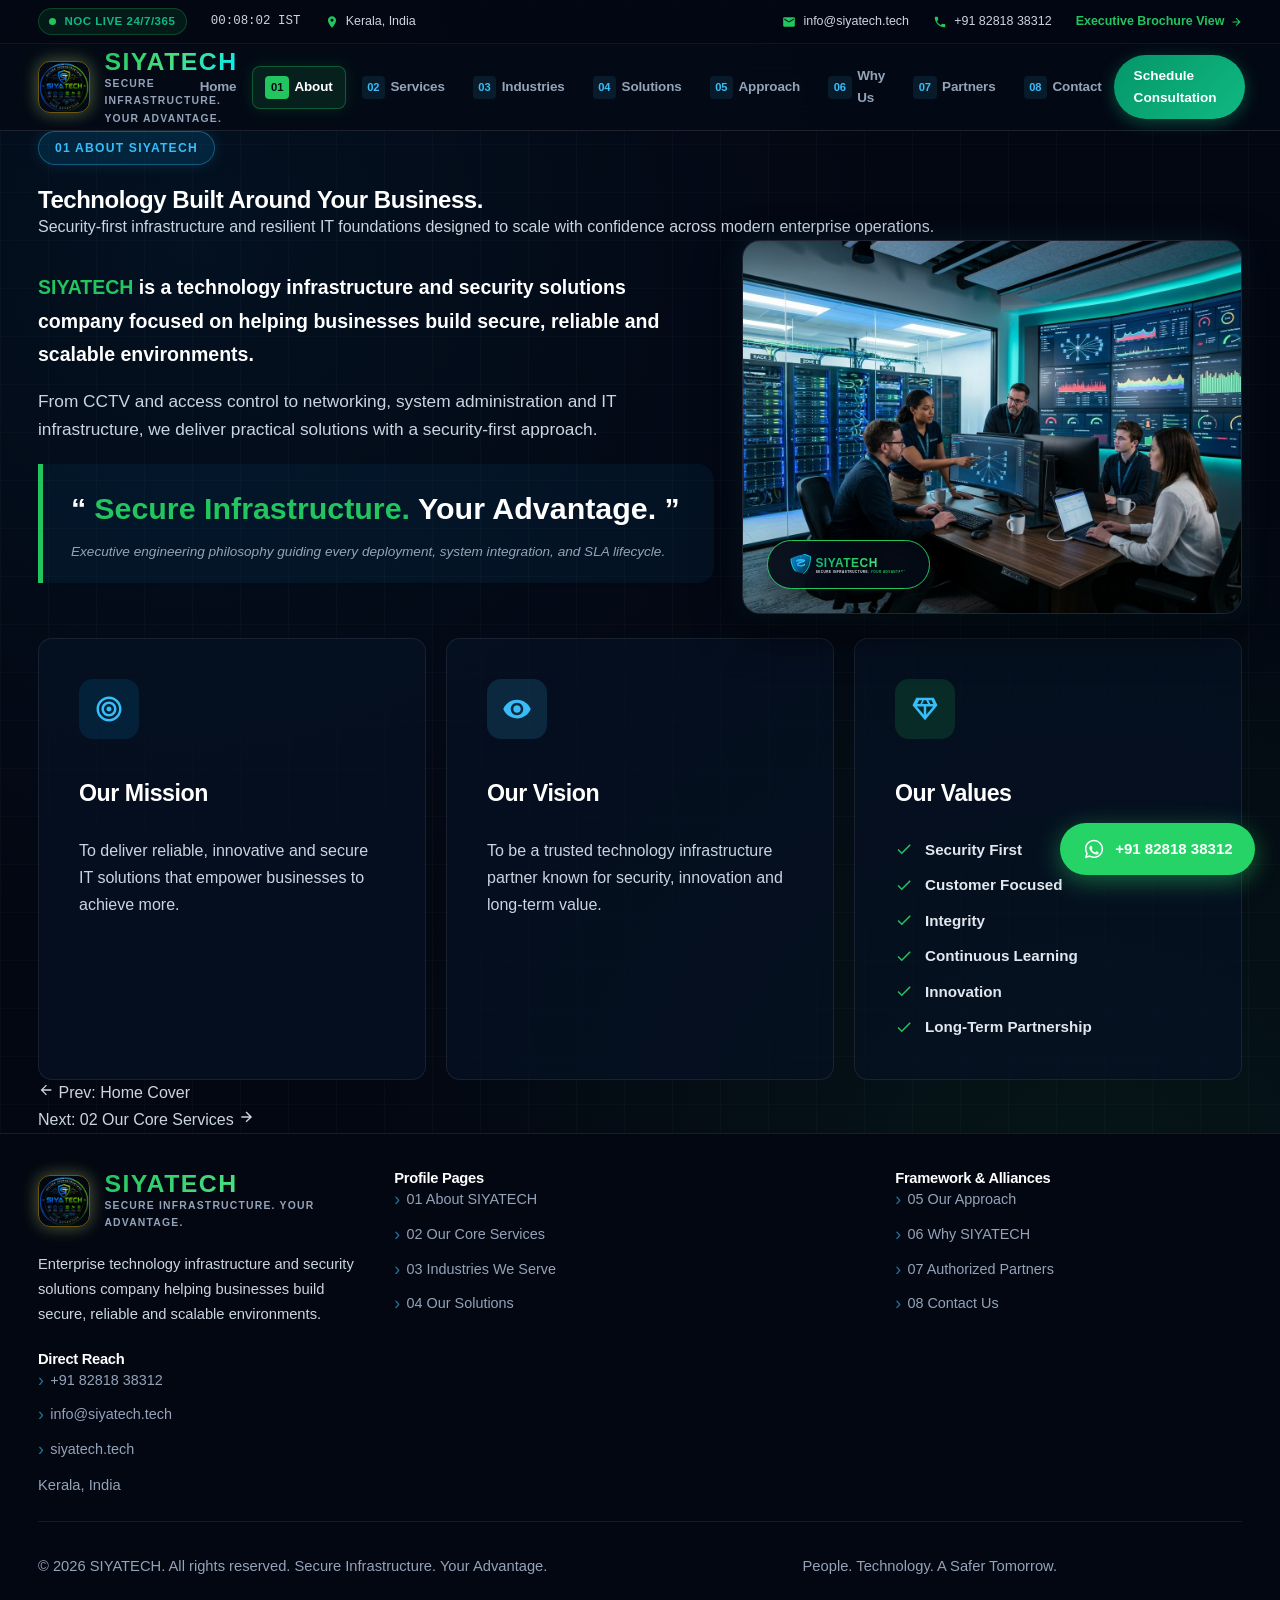
<file: about.html>
<!DOCTYPE html>
<html lang="en">
<head>
  <meta charset="UTF-8">
  <meta name="viewport" content="width=device-width, initial-scale=1.0">
  <title>About SIYATECH | Technology Built Around Your Business</title>
  <meta name="description" content="SIYATECH is an enterprise technology infrastructure and security solutions company focused on helping businesses build secure, reliable and scalable environments.">
  
  <!-- Security Headers (Client-Side Defense-in-Depth: CWE-693, CWE-1021, CWE-79) -->
  <meta http-equiv="Content-Security-Policy" content="default-src 'self'; script-src 'self' 'unsafe-inline' https://api.web3forms.com; style-src 'self' 'unsafe-inline'; img-src 'self' data: https:; connect-src 'self' https://api.web3forms.com; font-src 'self'; frame-ancestors 'none'; base-uri 'self'; form-action 'self' https://api.web3forms.com;">
  <meta http-equiv="X-Frame-Options" content="DENY">
  <meta http-equiv="X-Content-Type-Options" content="nosniff">
  <meta name="referrer" content="strict-origin-when-cross-origin">
  <meta http-equiv="Permissions-Policy" content="camera=(), microphone=(), geolocation=(), payment=()">

  <link rel="stylesheet" href="css/style.css?v=4.1">
  <link rel="icon" type="image/png" href="assets/images/company_logo_circle.png">
</head>
<body class="tech-grid-bg">

  <!-- Top Enterprise Status Bar -->
  <div class="top-bar">
    <div class="container top-bar-inner">
      <div class="top-bar-left">
        <span class="noc-live-badge">
          <span class="pulse-dot"></span>
          <span>NOC LIVE 24/7/365</span>
        </span>
        <span class="top-bar-item mono-font" id="liveNocClock">00:00:00 IST</span>
        <span class="top-bar-item">
          <svg viewBox="0 0 24 24"><path d="M12 2C8.13 2 5 5.13 5 9c0 5.25 7 13 7 13s7-7.75 7-13c0-3.87-3.13-7-7-7zm0 9.5c-1.38 0-2.5-1.12-2.5-2.5s1.12-2.5 2.5-2.5 2.5 1.12 2.5 2.5-1.12 2.5-2.5 2.5z"/></svg>
          Kerala, India
        </span>
      </div>
      <div class="top-bar-right">
        <span class="top-bar-item">
          <svg viewBox="0 0 24 24"><path d="M20 4H4c-1.1 0-1.99.9-1.99 2L2 18c0 1.1.9 2 2 2h16c1.1 0 2-.9 2-2V6c0-1.1-.9-2-2-2zm0 4l-8 5-8-5V6l8 5 8-5v2z"/></svg>
          <a href="mailto:info@siyatech.tech">info@siyatech.tech</a>
        </span>
        <span class="top-bar-item">
          <svg viewBox="0 0 24 24"><path d="M6.62 10.79c1.44 2.83 3.76 5.14 6.59 6.59l2.2-2.2c.27-.27.67-.36 1.02-.24 1.12.37 2.33.57 3.57.57.55 0 1 .45 1 1V20c0 .55-.45 1-1 1-9.39 0-17-7.61-17-17 0-.55.45-1 1-1h3.5c.55 0 1 .45 1 1 0 1.25.2 2.45.57 3.57.11.35.03.74-.25 1.02l-2.2 2.2z"/></svg>
          <a href="tel:+918281838312">+91 82818 38312</a>
        </span>
        <a href="overview.html" style="color: var(--color-green-neon); font-weight: 700; display: inline-flex; align-items: center; gap: 0.35rem;">
          <span>Executive Brochure View</span>
          <svg width="12" height="12" viewBox="0 0 24 24" fill="currentColor"><path d="M5 13h11.86l-5.43 5.43 1.42 1.42L21.14 12l-8.29-8.29-1.42 1.42L16.86 11H5v2z"/></svg>
        </a>
      </div>
    </div>
  </div>

  <!-- Header & Navigation -->
  <header class="site-header">
    <div class="container nav-container">
      <a href="index.html" class="brand-logo" title="SIYATECH Home"><img src="assets/images/company_logo_circle.png" alt="SIYATECH Official Logo" class="brand-logo-img"><div class="brand-logo-text"><span class="brand-name">SIYATECH</span><span class="brand-tagline">Secure Infrastructure. Your Advantage.</span></div></a>

      <!-- Desktop & Mobile Navigation Links -->
      <nav class="main-nav" aria-label="Main Navigation">
        <ul class="nav-list">
          <li class="nav-item">
            <a href="index.html" class="nav-link">
              <span>Home</span>
            </a>
          </li>
          <li class="nav-item">
            <a href="about.html" class="nav-link active">
              <span class="nav-num">01</span>
              <span>About</span>
            </a>
          </li>
          <li class="nav-item">
            <a href="services.html" class="nav-link">
              <span class="nav-num">02</span>
              <span>Services</span>
            </a>
          </li>
          <li class="nav-item">
            <a href="industries.html" class="nav-link">
              <span class="nav-num">03</span>
              <span>Industries</span>
            </a>
          </li>
          <li class="nav-item">
            <a href="solutions.html" class="nav-link">
              <span class="nav-num">04</span>
              <span>Solutions</span>
            </a>
          </li>
          <li class="nav-item">
            <a href="approach.html" class="nav-link">
              <span class="nav-num">05</span>
              <span>Approach</span>
            </a>
          </li>
          <li class="nav-item">
            <a href="why-us.html" class="nav-link">
              <span class="nav-num">06</span>
              <span>Why Us</span>
            </a>
          </li>
          <li class="nav-item">
            <a href="partners.html" class="nav-link">
              <span class="nav-num">07</span>
              <span>Partners</span>
            </a>
          </li>
          <li class="nav-item">
            <a href="contact.html" class="nav-link">
              <span class="nav-num">08</span>
              <span>Contact</span>
            </a>
          </li>
        </ul>
      </nav>

      <div class="nav-actions">
        <a href="contact.html" class="btn-nav-cta">
          <span>Schedule Consultation</span>
          <svg width="14" height="14" viewBox="0 0 24 24" fill="currentColor"><path d="M5 13h11.86l-5.43 5.43 1.42 1.42L21.14 12l-8.29-8.29-1.42 1.42L16.86 11H5v2z"/></svg>
        </a>
        <button class="mobile-toggle" aria-label="Toggle Navigation Menu">☰</button>
      </div>
    </div>
  </header>

  <!-- Banner Header -->
  <section class="page-header-banner">
    <div class="container">
      <div class="page-badge-pill">01 ABOUT SIYATECH</div>
      <h1 class="page-title">Technology Built Around Your <span class="highlight-green">Business.</span></h1>
      <p class="page-subtitle">Security-first infrastructure and resilient IT foundations designed to scale with confidence across modern enterprise operations.</p>
    </div>
  </section>

  <!-- Main Content (Exact Brochure Page 01) -->
  <main class="main-content section-padding bg-darker">
    <div class="container">

      <!-- Intro Section with Office Imagery -->
      <div class="about-intro-grid">
        <div class="about-text-content">
          <p class="lead-paragraph" style="font-weight: 600; color: var(--color-white); font-size: 1.22rem; line-height: 1.7;">
            <strong style="color: var(--color-green-neon);">SIYATECH</strong> is a technology infrastructure and security solutions company focused on helping businesses build secure, reliable and scalable environments.
          </p>
          <p class="lead-paragraph" style="color: #cbd5e1;">
            From CCTV and access control to networking, system administration and IT infrastructure, we deliver practical solutions with a security-first approach.
          </p>

          <!-- Signature Quote from Brochure -->
          <div class="about-quote-box" style="background: rgba(2, 132, 199, 0.08); border-left-color: var(--color-green-neon);">
            <div class="quote-script-text">
              “ <span style="color: var(--color-green-neon);">Secure Infrastructure.</span> Your Advantage. ”
            </div>
            <p style="font-size: 0.85rem; color: #94a3b8; margin-top: 0.5rem; font-style: italic;">
              Executive engineering philosophy guiding every deployment, system integration, and SLA lifecycle.
            </p>
          </div>
        </div>

        <div class="about-image-card" style="border: 1px solid rgba(255, 255, 255, 0.12);">
          <img src="assets/images/office_corridor.jpg" alt="SIYATECH Modern Tech Office Environment">
          <div class="building-overlay-badge" style="top: auto; bottom: 1.5rem; left: 1.5rem;">
            <img src="assets/images/logo-dark.svg" alt="SIYATECH" style="height: 28px;">
          </div>
        </div>
      </div>

      <!-- 3 Pillars: Mission, Vision, Values (Exact Match to Page 01) -->
      <div class="mvv-grid">
        
        <!-- Our Mission -->
        <div class="pillar-item" style="display: flex; flex-direction: column; padding: 2.5rem; background: rgba(7, 18, 36, 0.7); border: 1px solid rgba(255, 255, 255, 0.08);">
          <div class="mvv-icon-wrap" style="background: rgba(2, 132, 199, 0.15);">
            <!-- Target / Dartboard Icon -->
            <svg viewBox="0 0 24 24"><path d="M12 2C6.48 2 2 6.48 2 12s4.48 10 10 10 10-4.48 10-10S17.52 2 12 2zm0 18c-4.42 0-8-3.58-8-8s3.58-8 8-8 8 3.58 8 8-3.58 8-8 8zm0-14c-3.31 0-6 2.69-6 6s2.69 6 6 6 6-2.69 6-6-2.69-6-6-6zm0 10c-2.21 0-4-1.79-4-4s1.79-4 4-4 4 1.79 4 4-1.79 4-4 4zm0-6c-1.1 0-2 .9-2 2s.9 2 2 2 2-.9 2-2-.9-2-2-2z"/></svg>
          </div>
          <h3 style="font-size: 1.45rem; color: var(--color-white); margin-bottom: 0.85rem;">Our Mission</h3>
          <p style="color: #cbd5e1; font-size: 1rem; line-height: 1.7;">
            To deliver reliable, innovative and secure IT solutions that empower businesses to achieve more.
          </p>
        </div>

        <!-- Our Vision -->
        <div class="pillar-item" style="display: flex; flex-direction: column; padding: 2.5rem; background: rgba(7, 18, 36, 0.7); border: 1px solid rgba(255, 255, 255, 0.08);">
          <div class="mvv-icon-wrap" style="background: rgba(56, 189, 248, 0.15);">
            <!-- Telescope / Vision Icon -->
            <svg viewBox="0 0 24 24"><path d="M12 4.5C7 4.5 2.73 7.61 1 12c1.73 4.39 6 7.5 11 7.5s9.27-3.11 11-7.5c-1.73-4.39-6-7.5-11-7.5zM12 17c-2.76 0-5-2.24-5-5s2.24-5 5-5 5 2.24 5 5-2.24 5-5 5zm0-8c-1.66 0-3 1.34-3 3s1.34 3 3 3 3-1.34 3-3-1.34-3-3-3z"/></svg>
          </div>
          <h3 style="font-size: 1.45rem; color: var(--color-white); margin-bottom: 0.85rem;">Our Vision</h3>
          <p style="color: #cbd5e1; font-size: 1rem; line-height: 1.7;">
            To be a trusted technology infrastructure partner known for security, innovation and long-term value.
          </p>
        </div>

        <!-- Our Values -->
        <div class="pillar-item" style="display: flex; flex-direction: column; padding: 2.5rem; background: rgba(7, 18, 36, 0.7); border: 1px solid rgba(255, 255, 255, 0.08);">
          <div class="mvv-icon-wrap" style="background: rgba(34, 197, 94, 0.15);">
            <!-- Diamond Icon -->
            <svg viewBox="0 0 24 24"><path d="M19 3H5L2 9l10 12L22 9l-3-6zM9.62 8l1.5-3h1.76l1.5 3H9.62zM11 10v6.68L5.44 10H11zm2 0h5.56L13 16.68V10zm3.26-2l-1.5-3h2.46l1.5 3h-2.46zM5.78 8l1.5-3H9.74L8.24 8H5.78z"/></svg>
          </div>
          <h3 style="font-size: 1.45rem; color: var(--color-white); margin-bottom: 0.85rem;">Our Values</h3>
          <ul class="values-pill-list" style="color: #cbd5e1;">
            <li style="color: #e2e8f0;">
              <svg viewBox="0 0 24 24"><path d="M9 16.17L4.83 12l-1.42 1.41L9 19 21 7l-1.41-1.41z"/></svg>
              <span>Security First</span>
            </li>
            <li style="color: #e2e8f0;">
              <svg viewBox="0 0 24 24"><path d="M9 16.17L4.83 12l-1.42 1.41L9 19 21 7l-1.41-1.41z"/></svg>
              <span>Customer Focused</span>
            </li>
            <li style="color: #e2e8f0;">
              <svg viewBox="0 0 24 24"><path d="M9 16.17L4.83 12l-1.42 1.41L9 19 21 7l-1.41-1.41z"/></svg>
              <span>Integrity</span>
            </li>
            <li style="color: #e2e8f0;">
              <svg viewBox="0 0 24 24"><path d="M9 16.17L4.83 12l-1.42 1.41L9 19 21 7l-1.41-1.41z"/></svg>
              <span>Continuous Learning</span>
            </li>
            <li style="color: #e2e8f0;">
              <svg viewBox="0 0 24 24"><path d="M9 16.17L4.83 12l-1.42 1.41L9 19 21 7l-1.41-1.41z"/></svg>
              <span>Innovation</span>
            </li>
            <li style="color: #e2e8f0;">
              <svg viewBox="0 0 24 24"><path d="M9 16.17L4.83 12l-1.42 1.41L9 19 21 7l-1.41-1.41z"/></svg>
              <span>Long-Term Partnership</span>
            </li>
          </ul>
        </div>

      </div>

    </div>
  </main>

  <!-- Page Navigation Bar -->
  <div class="page-navigator-bar">
    <div class="container page-nav-inner">
      <a href="index.html" class="page-nav-btn page-nav-prev">
        <svg width="16" height="16" viewBox="0 0 24 24" fill="currentColor"><path d="M20 11H7.83l5.59-5.59L12 4l-8 8 8 8 1.41-1.41L7.83 13H20v-2z"/></svg>
        <span>Prev: Home Cover</span>
      </a>

      <div class="page-indicator-dots">
        <a href="index.html" class="page-dot" title="Cover"></a>
        <a href="about.html" class="page-dot active" title="01 About"></a>
        <a href="services.html" class="page-dot" title="02 Services"></a>
        <a href="industries.html" class="page-dot" title="03 Industries"></a>
        <a href="solutions.html" class="page-dot" title="04 Solutions"></a>
        <a href="approach.html" class="page-dot" title="05 Approach"></a>
        <a href="why-us.html" class="page-dot" title="06 Why Us"></a>
        <a href="partners.html" class="page-dot" title="07 Partners"></a>
        <a href="contact.html" class="page-dot" title="08 Contact"></a>
      </div>

      <a href="services.html" class="page-nav-btn page-nav-next">
        <span>Next: 02 Our Core Services</span>
        <svg width="16" height="16" viewBox="0 0 24 24" fill="currentColor"><path d="M5 13h11.86l-5.43 5.43 1.42 1.42L21.14 12l-8.29-8.29-1.42 1.42L16.86 11H5v2z"/></svg>
      </a>
    </div>
  </div>

  <!-- Footer -->
  <footer class="site-footer">
    <div class="container">
      <div class="footer-top-grid">
        <div class="footer-brand">
          <a href="index.html" class="brand-logo"><img src="assets/images/company_logo_circle.png" alt="SIYATECH Logo" class="brand-logo-img"><div class="brand-logo-text"><span class="brand-name">SIYATECH</span><span class="brand-tagline">Secure Infrastructure. Your Advantage.</span></div></a>
          <p>Enterprise technology infrastructure and security solutions company helping businesses build secure, reliable and scalable environments.</p>
        </div>
        <div class="footer-col">
          <h4>Profile Pages</h4>
          <ul class="footer-links-list">
            <li><a href="about.html">01 About SIYATECH</a></li>
            <li><a href="services.html">02 Our Core Services</a></li>
            <li><a href="industries.html">03 Industries We Serve</a></li>
            <li><a href="solutions.html">04 Our Solutions</a></li>
          </ul>
        </div>
        <div class="footer-col">
          <h4>Framework &amp; Alliances</h4>
          <ul class="footer-links-list">
            <li><a href="approach.html">05 Our Approach</a></li>
            <li><a href="why-us.html">06 Why SIYATECH</a></li>
            <li><a href="partners.html">07 Authorized Partners</a></li>
            <li><a href="contact.html">08 Contact Us</a></li>
          </ul>
        </div>
        <div class="footer-col">
          <h4>Direct Reach</h4>
          <ul class="footer-links-list">
            <li><a href="tel:+918281838312">+91 82818 38312</a></li>
            <li><a href="mailto:info@siyatech.tech">info@siyatech.tech</a></li>
            <li><a href="https://siyatech.tech" target="_blank" rel="noopener noreferrer">siyatech.tech</a></li>
            <li><span>Kerala, India</span></li>
          </ul>
        </div>
      </div>
      <div class="footer-bottom-bar">
        <p>&copy; 2026 SIYATECH. All rights reserved. Secure Infrastructure. Your Advantage.</p>
        <p>People. Technology. A Safer Tomorrow.</p>
      </div>
    </div>
  </footer>

  <!-- Floating Call / WhatsApp Button -->
  <a href="https://wa.me/918281838312" target="_blank" rel="noopener noreferrer" class="floating-contact-btn" title="Chat with SIYATECH">
    <svg viewBox="0 0 24 24"><path d="M12.04 2c-5.46 0-9.91 4.45-9.91 9.91 0 1.75.46 3.45 1.32 4.95L2.05 22l5.25-1.38c1.45.79 3.08 1.21 4.74 1.21 5.46 0 9.91-4.45 9.91-9.91 0-2.65-1.03-5.14-2.9-7.01A9.816 9.816 0 0 0 12.04 2m.01 1.67c2.2 0 4.26.86 5.82 2.42a8.225 8.225 0 0 1 2.41 5.83c0 4.54-3.7 8.24-8.24 8.24-1.48 0-2.93-.4-4.2-1.15l-.3-.18-3.12.82.83-3.04-.2-.31a8.196 8.196 0 0 1-1.26-4.38c0-4.54 3.7-8.24 8.24-8.24m4.52 11.63c-.25-.13-1.47-.72-1.7-.81-.23-.08-.39-.13-.56.13-.17.25-.64.81-.79.97-.14.17-.29.19-.54.06-.25-.13-1.06-.39-2.02-1.25-.75-.67-1.26-1.5-1.4-1.75-.15-.25-.02-.39.11-.51.11-.11.25-.29.37-.44.13-.14.17-.25.25-.42.08-.17.04-.31-.02-.44-.06-.13-.56-1.34-.76-1.84-.2-.48-.41-.42-.56-.43h-.48c-.17 0-.44.06-.67.31-.23.25-.88.86-.88 2.1 0 1.24.9 2.44 1.03 2.61.13.17 1.77 2.7 4.29 3.78.6.26 1.07.41 1.43.53.6.19 1.15.16 1.58.1.48-.07 1.47-.6 1.68-1.18.21-.58.21-1.07.15-1.18-.07-.12-.23-.19-.48-.31z"/></svg>
    <span>+91 82818 38312</span>
  </a>

  <script src="js/main.js"></script>
</body>
</html>
</file>
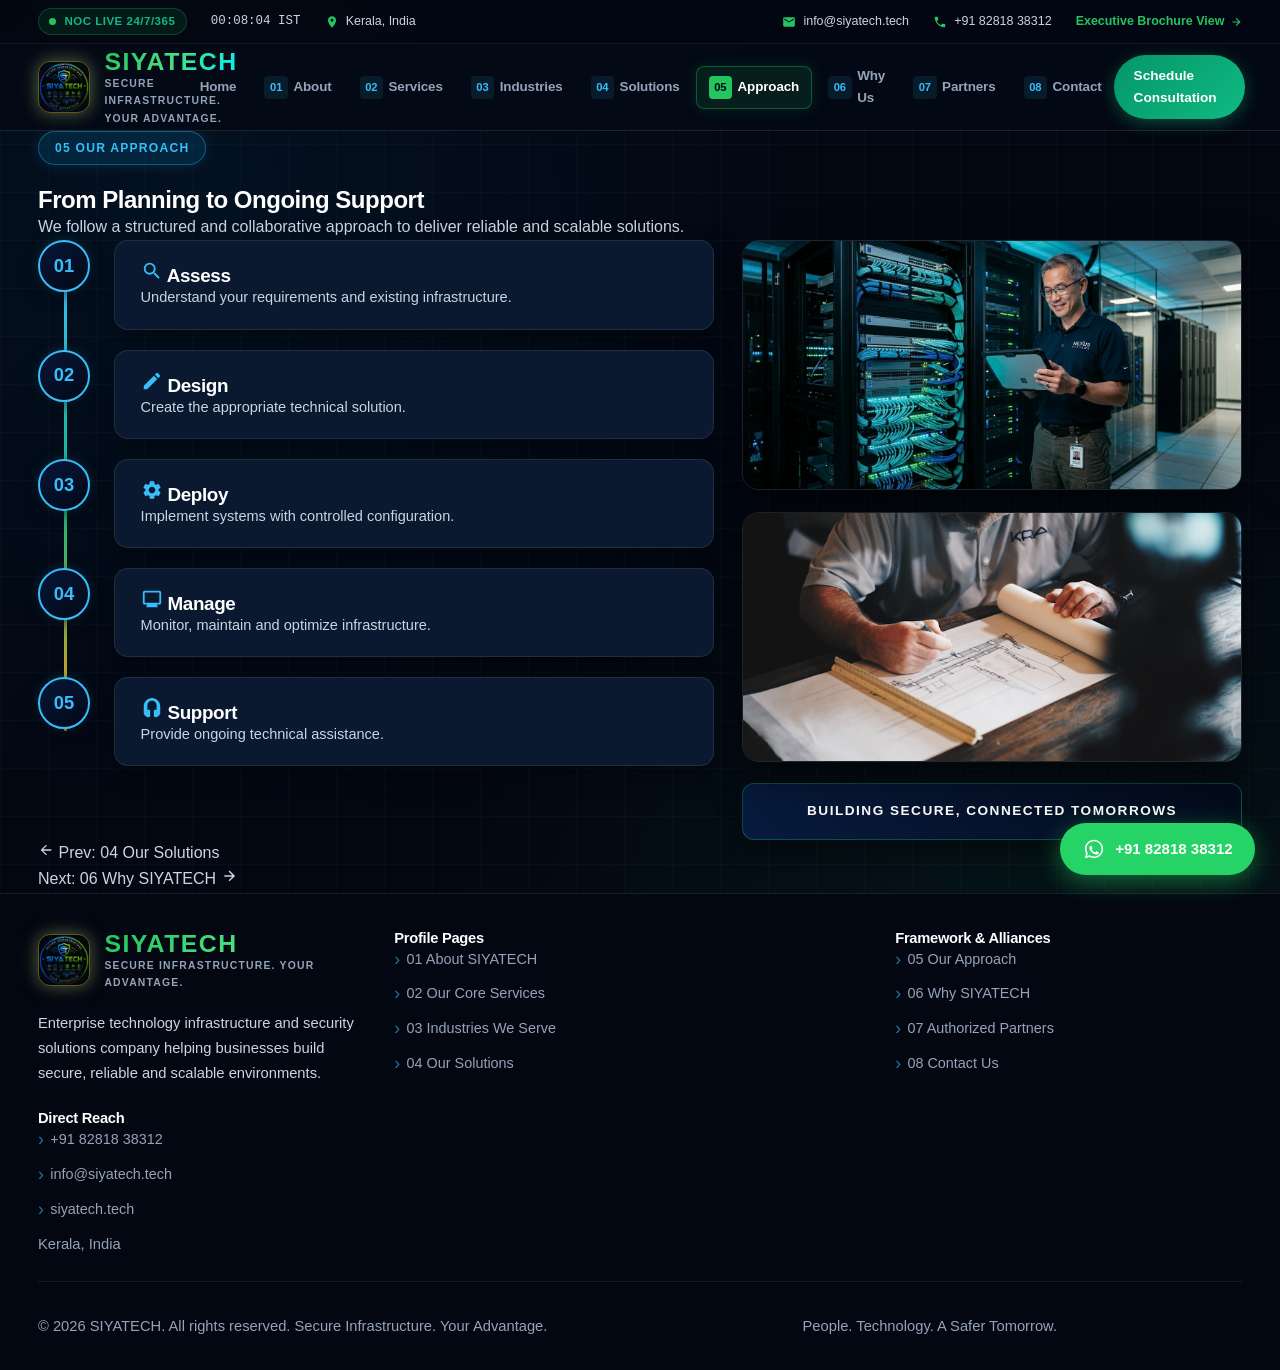
<file: approach.html>
<!DOCTYPE html>
<html lang="en">
<head>
  <meta charset="UTF-8">
  <meta name="viewport" content="width=device-width, initial-scale=1.0">
  <title>Our Approach | From Planning to Ongoing Support | SIYATECH</title>
  <meta name="description" content="Structured Enterprise Engineering Methodology. From Planning to Ongoing Support: Assess, Design, Deploy, Manage, Support.">
  
  <!-- Security Headers (Client-Side Defense-in-Depth: CWE-693, CWE-1021, CWE-79) -->
  <meta http-equiv="Content-Security-Policy" content="default-src 'self'; script-src 'self' 'unsafe-inline' https://api.web3forms.com; style-src 'self' 'unsafe-inline'; img-src 'self' data: https:; connect-src 'self' https://api.web3forms.com; font-src 'self'; frame-ancestors 'none'; base-uri 'self'; form-action 'self' https://api.web3forms.com;">
  <meta http-equiv="X-Frame-Options" content="DENY">
  <meta http-equiv="X-Content-Type-Options" content="nosniff">
  <meta name="referrer" content="strict-origin-when-cross-origin">
  <meta http-equiv="Permissions-Policy" content="camera=(), microphone=(), geolocation=(), payment=()">

  <link rel="stylesheet" href="css/style.css?v=4.1">
  <link rel="icon" type="image/png" href="assets/images/company_logo_circle.png">
</head>
<body class="tech-grid-bg">

  <!-- Top Enterprise Status Bar -->
  <div class="top-bar">
    <div class="container top-bar-inner">
      <div class="top-bar-left">
        <span class="noc-live-badge">
          <span class="pulse-dot"></span>
          <span>NOC LIVE 24/7/365</span>
        </span>
        <span class="top-bar-item mono-font" id="liveNocClock">00:00:00 IST</span>
        <span class="top-bar-item">
          <svg viewBox="0 0 24 24"><path d="M12 2C8.13 2 5 5.13 5 9c0 5.25 7 13 7 13s7-7.75 7-13c0-3.87-3.13-7-7-7zm0 9.5c-1.38 0-2.5-1.12-2.5-2.5s1.12-2.5 2.5-2.5 2.5 1.12 2.5 2.5-1.12 2.5-2.5 2.5z"/></svg>
          Kerala, India
        </span>
      </div>
      <div class="top-bar-right">
        <span class="top-bar-item">
          <svg viewBox="0 0 24 24"><path d="M20 4H4c-1.1 0-1.99.9-1.99 2L2 18c0 1.1.9 2 2 2h16c1.1 0 2-.9 2-2V6c0-1.1-.9-2-2-2zm0 4l-8 5-8-5V6l8 5 8-5v2z"/></svg>
          <a href="mailto:info@siyatech.tech">info@siyatech.tech</a>
        </span>
        <span class="top-bar-item">
          <svg viewBox="0 0 24 24"><path d="M6.62 10.79c1.44 2.83 3.76 5.14 6.59 6.59l2.2-2.2c.27-.27.67-.36 1.02-.24 1.12.37 2.33.57 3.57.57.55 0 1 .45 1 1V20c0 .55-.45 1-1 1-9.39 0-17-7.61-17-17 0-.55.45-1 1-1h3.5c.55 0 1 .45 1 1 0 1.25.2 2.45.57 3.57.11.35.03.74-.25 1.02l-2.2 2.2z"/></svg>
          <a href="tel:+918281838312">+91 82818 38312</a>
        </span>
        <a href="overview.html" style="color: var(--color-green-neon); font-weight: 700; display: inline-flex; align-items: center; gap: 0.35rem;">
          <span>Executive Brochure View</span>
          <svg width="12" height="12" viewBox="0 0 24 24" fill="currentColor"><path d="M5 13h11.86l-5.43 5.43 1.42 1.42L21.14 12l-8.29-8.29-1.42 1.42L16.86 11H5v2z"/></svg>
        </a>
      </div>
    </div>
  </div>

  <!-- Header & Navigation -->
  <header class="site-header">
    <div class="container nav-container">
      <a href="index.html" class="brand-logo" title="SIYATECH Home"><img src="assets/images/company_logo_circle.png" alt="SIYATECH Official Logo" class="brand-logo-img"><div class="brand-logo-text"><span class="brand-name">SIYATECH</span><span class="brand-tagline">Secure Infrastructure. Your Advantage.</span></div></a>

      <nav class="main-nav" aria-label="Main Navigation">
        <ul class="nav-list">
          <li class="nav-item">
            <a href="index.html" class="nav-link">
              <span>Home</span>
            </a>
          </li>
          <li class="nav-item">
            <a href="about.html" class="nav-link">
              <span class="nav-num">01</span>
              <span>About</span>
            </a>
          </li>
          <li class="nav-item">
            <a href="services.html" class="nav-link">
              <span class="nav-num">02</span>
              <span>Services</span>
            </a>
          </li>
          <li class="nav-item">
            <a href="industries.html" class="nav-link">
              <span class="nav-num">03</span>
              <span>Industries</span>
            </a>
          </li>
          <li class="nav-item">
            <a href="solutions.html" class="nav-link">
              <span class="nav-num">04</span>
              <span>Solutions</span>
            </a>
          </li>
          <li class="nav-item">
            <a href="approach.html" class="nav-link active">
              <span class="nav-num">05</span>
              <span>Approach</span>
            </a>
          </li>
          <li class="nav-item">
            <a href="why-us.html" class="nav-link">
              <span class="nav-num">06</span>
              <span>Why Us</span>
            </a>
          </li>
          <li class="nav-item">
            <a href="partners.html" class="nav-link">
              <span class="nav-num">07</span>
              <span>Partners</span>
            </a>
          </li>
          <li class="nav-item">
            <a href="contact.html" class="nav-link">
              <span class="nav-num">08</span>
              <span>Contact</span>
            </a>
          </li>
        </ul>
      </nav>

      <div class="nav-actions">
        <a href="contact.html" class="btn-nav-cta">
          <span>Schedule Consultation</span>
          <svg width="14" height="14" viewBox="0 0 24 24" fill="currentColor"><path d="M5 13h11.86l-5.43 5.43 1.42 1.42L21.14 12l-8.29-8.29-1.42 1.42L16.86 11H5v2z"/></svg>
        </a>
        <button class="mobile-toggle" aria-label="Toggle Navigation Menu">☰</button>
      </div>
    </div>
  </header>

  <!-- Banner Header -->
  <section class="page-header-banner">
    <div class="container">
      <div class="page-badge-pill">05 OUR APPROACH</div>
      <h1 class="page-title">From Planning to <span class="highlight-green">Ongoing Support</span></h1>
      <p class="page-subtitle">We follow a structured and collaborative approach to deliver reliable and scalable solutions.</p>
    </div>
  </section>

  <!-- Approach Section (Exact Page 05 Layout) -->
  <main class="main-content section-padding bg-darker">
    <div class="container">

      <div class="approach-layout">

        <!-- 5-Step Process Timeline -->
        <div class="steps-timeline">

          <!-- 01 Assess -->
          <div class="step-card-row">
            <div class="step-number-bubble">01</div>
            <div class="step-content-box" style="background: var(--color-navy-dark); border-color: var(--color-navy-border);">
              <h3 style="color: var(--color-white);">
                <svg width="22" height="22" viewBox="0 0 24 24" fill="var(--color-blue-light)"><path d="M15.5 14h-.79l-.28-.27A6.471 6.471 0 0 0 16 9.5 6.5 6.5 0 1 0 9.5 16c1.61 0 3.09-.59 4.23-1.57l.27.28v.79l5 4.99L20.49 19l-4.99-5zm-6 0C7.01 14 5 11.99 5 9.5S7.01 5 9.5 5 14 7.01 14 9.5 11.99 14 9.5 14z"/></svg>
                Assess
              </h3>
              <p style="color: #cbd5e1;">Understand your requirements and existing infrastructure.</p>
            </div>
          </div>

          <!-- 02 Design -->
          <div class="step-card-row">
            <div class="step-number-bubble">02</div>
            <div class="step-content-box" style="background: var(--color-navy-dark); border-color: var(--color-navy-border);">
              <h3 style="color: var(--color-white);">
                <svg width="22" height="22" viewBox="0 0 24 24" fill="var(--color-blue-light)"><path d="M3 17.25V21h3.75L17.81 9.94l-3.75-3.75L3 17.25zM20.71 7.04c.39-.39.39-1.02 0-1.41l-2.34-2.34c-.39-.39-1.02-.39-1.41 0l-1.83 1.83 3.75 3.75 1.83-1.83z"/></svg>
                Design
              </h3>
              <p style="color: #cbd5e1;">Create the appropriate technical solution.</p>
            </div>
          </div>

          <!-- 03 Deploy -->
          <div class="step-card-row">
            <div class="step-number-bubble">03</div>
            <div class="step-content-box" style="background: var(--color-navy-dark); border-color: var(--color-navy-border);">
              <h3 style="color: var(--color-white);">
                <svg width="22" height="22" viewBox="0 0 24 24" fill="var(--color-blue-light)"><path d="M19.14 12.94c.04-.3.06-.61.06-.94 0-.32-.02-.64-.07-.94l2.03-1.58c.18-.14.23-.41.12-.61l-1.92-3.32c-.12-.22-.37-.29-.59-.22l-2.39.96c-.5-.38-1.03-.7-1.62-.94l-.36-2.54c-.04-.24-.24-.41-.48-.41h-3.84c-.24 0-.43.17-.47.41l-.36 2.54c-.59.24-1.13.57-1.62.94l-2.39-.96c-.22-.08-.47 0-.59.22L2.74 8.87c-.12.21-.08.47.12.61l2.03 1.58c-.05.3-.09.63-.09.94s.02.64.07.94l-2.03 1.58c-.18.14-.23.41-.12.61l1.92 3.32c.12.22.37.29.59.22l2.39-.96c.5.38 1.03.7 1.62.94l.36 2.54c.05.24.24.41.48.41h3.84c.24 0 .44-.17.47-.41l.36-2.54c.59-.24 1.13-.56 1.62-.94l2.39.96c.22.08.47 0 .59-.22l1.92-3.32c.12-.22.07-.47-.12-.61l-2.01-1.58zM12 15.6c-1.98 0-3.6-1.62-3.6-3.6s1.62-3.6 3.6-3.6 3.6 1.62 3.6 3.6-1.62 3.6-3.6 3.6z"/></svg>
                Deploy
              </h3>
              <p style="color: #cbd5e1;">Implement systems with controlled configuration.</p>
            </div>
          </div>

          <!-- 04 Manage -->
          <div class="step-card-row">
            <div class="step-number-bubble">04</div>
            <div class="step-content-box" style="background: var(--color-navy-dark); border-color: var(--color-navy-border);">
              <h3 style="color: var(--color-white);">
                <svg width="22" height="22" viewBox="0 0 24 24" fill="var(--color-blue-light)"><path d="M20 3H4c-1.1 0-2 .9-2 2v11c0 1.1.9 2 2 2h3l-1 1v2h12v-2l-1-1h3c1.1 0 2-.9 2-2V5c0-1.1-.9-2-2-2zm0 13H4V5h16v11z"/></svg>
                Manage
              </h3>
              <p style="color: #cbd5e1;">Monitor, maintain and optimize infrastructure.</p>
            </div>
          </div>

          <!-- 05 Support -->
          <div class="step-card-row">
            <div class="step-number-bubble">05</div>
            <div class="step-content-box" style="background: var(--color-navy-dark); border-color: var(--color-navy-border);">
              <h3 style="color: var(--color-white);">
                <svg width="22" height="22" viewBox="0 0 24 24" fill="var(--color-blue-light)"><path d="M12 1c-4.97 0-9 4.03-9 9v7c0 2.76 2.24 5 5 5h1c.55 0 1-.45 1-1v-6c0-.55-.45-1-1-1H7v-5c0-2.76 2.24-5 5-5s5 2.24 5 5v5h-2c-.55 0-1 .45-1 1v6c0 .55.45 1 1 1h1c2.76 0 5-2.24 5-5v-7c0-4.97-4.03-9-9-9z"/></svg>
                Support
              </h3>
              <p style="color: #cbd5e1;">Provide ongoing technical assistance.</p>
            </div>
          </div>

        </div>

        <!-- Right Visual Showcase from Page 05 -->
        <div class="approach-visual-stack">
          <div class="approach-img-box" style="border: 1px solid rgba(255, 255, 255, 0.1);">
            <img src="assets/images/tech_engineer.jpg" alt="Technical Engineer Working in Server Room">
          </div>
          <div class="approach-img-box" style="border: 1px solid rgba(255, 255, 255, 0.1);">
            <img src="assets/images/blueprint_plan.jpg" alt="Structured Technical Blueprint and Architectural Planning">
          </div>
          <div class="approach-slogan-bar">
            BUILDING SECURE, CONNECTED TOMORROWS
          </div>
        </div>

      </div>

    </div>
  </main>

  <!-- Page Navigation Bar -->
  <div class="page-navigator-bar">
    <div class="container page-nav-inner">
      <a href="solutions.html" class="page-nav-btn page-nav-prev">
        <svg width="16" height="16" viewBox="0 0 24 24" fill="currentColor"><path d="M20 11H7.83l5.59-5.59L12 4l-8 8 8 8 1.41-1.41L7.83 13H20v-2z"/></svg>
        <span>Prev: 04 Our Solutions</span>
      </a>

      <div class="page-indicator-dots">
        <a href="index.html" class="page-dot" title="Cover"></a>
        <a href="about.html" class="page-dot" title="01 About"></a>
        <a href="services.html" class="page-dot" title="02 Services"></a>
        <a href="industries.html" class="page-dot" title="03 Industries"></a>
        <a href="solutions.html" class="page-dot" title="04 Solutions"></a>
        <a href="approach.html" class="page-dot active" title="05 Approach"></a>
        <a href="why-us.html" class="page-dot" title="06 Why Us"></a>
        <a href="partners.html" class="page-dot" title="07 Partners"></a>
        <a href="contact.html" class="page-dot" title="08 Contact"></a>
      </div>

      <a href="why-us.html" class="page-nav-btn page-nav-next">
        <span>Next: 06 Why SIYATECH</span>
        <svg width="16" height="16" viewBox="0 0 24 24" fill="currentColor"><path d="M5 13h11.86l-5.43 5.43 1.42 1.42L21.14 12l-8.29-8.29-1.42 1.42L16.86 11H5v2z"/></svg>
      </a>
    </div>
  </div>

  <!-- Footer -->
  <footer class="site-footer">
    <div class="container">
      <div class="footer-top-grid">
        <div class="footer-brand">
          <a href="index.html" class="brand-logo"><img src="assets/images/company_logo_circle.png" alt="SIYATECH Logo" class="brand-logo-img"><div class="brand-logo-text"><span class="brand-name">SIYATECH</span><span class="brand-tagline">Secure Infrastructure. Your Advantage.</span></div></a>
          <p>Enterprise technology infrastructure and security solutions company helping businesses build secure, reliable and scalable environments.</p>
        </div>
        <div class="footer-col">
          <h4>Profile Pages</h4>
          <ul class="footer-links-list">
            <li><a href="about.html">01 About SIYATECH</a></li>
            <li><a href="services.html">02 Our Core Services</a></li>
            <li><a href="industries.html">03 Industries We Serve</a></li>
            <li><a href="solutions.html">04 Our Solutions</a></li>
          </ul>
        </div>
        <div class="footer-col">
          <h4>Framework &amp; Alliances</h4>
          <ul class="footer-links-list">
            <li><a href="approach.html">05 Our Approach</a></li>
            <li><a href="why-us.html">06 Why SIYATECH</a></li>
            <li><a href="partners.html">07 Authorized Partners</a></li>
            <li><a href="contact.html">08 Contact Us</a></li>
          </ul>
        </div>
        <div class="footer-col">
          <h4>Direct Reach</h4>
          <ul class="footer-links-list">
            <li><a href="tel:+918281838312">+91 82818 38312</a></li>
            <li><a href="mailto:info@siyatech.tech">info@siyatech.tech</a></li>
            <li><a href="https://siyatech.tech" target="_blank" rel="noopener noreferrer">siyatech.tech</a></li>
            <li><span>Kerala, India</span></li>
          </ul>
        </div>
      </div>
      <div class="footer-bottom-bar">
        <p>&copy; 2026 SIYATECH. All rights reserved. Secure Infrastructure. Your Advantage.</p>
        <p>People. Technology. A Safer Tomorrow.</p>
      </div>
    </div>
  </footer>

  <!-- Floating Call / WhatsApp Button -->
  <a href="https://wa.me/918281838312" target="_blank" rel="noopener noreferrer" class="floating-contact-btn" title="Chat with SIYATECH">
    <svg viewBox="0 0 24 24"><path d="M12.04 2c-5.46 0-9.91 4.45-9.91 9.91 0 1.75.46 3.45 1.32 4.95L2.05 22l5.25-1.38c1.45.79 3.08 1.21 4.74 1.21 5.46 0 9.91-4.45 9.91-9.91 0-2.65-1.03-5.14-2.9-7.01A9.816 9.816 0 0 0 12.04 2m.01 1.67c2.2 0 4.26.86 5.82 2.42a8.225 8.225 0 0 1 2.41 5.83c0 4.54-3.7 8.24-8.24 8.24-1.48 0-2.93-.4-4.2-1.15l-.3-.18-3.12.82.83-3.04-.2-.31a8.196 8.196 0 0 1-1.26-4.38c0-4.54 3.7-8.24 8.24-8.24m4.52 11.63c-.25-.13-1.47-.72-1.7-.81-.23-.08-.39-.13-.56.13-.17.25-.64.81-.79.97-.14.17-.29.19-.54.06-.25-.13-1.06-.39-2.02-1.25-.75-.67-1.26-1.5-1.4-1.75-.15-.25-.02-.39.11-.51.11-.11.25-.29.37-.44.13-.14.17-.25.25-.42.08-.17.04-.31-.02-.44-.06-.13-.56-1.34-.76-1.84-.2-.48-.41-.42-.56-.43h-.48c-.17 0-.44.06-.67.31-.23.25-.88.86-.88 2.1 0 1.24.9 2.44 1.03 2.61.13.17 1.77 2.7 4.29 3.78.6.26 1.07.41 1.43.53.6.19 1.15.16 1.58.1.48-.07 1.47-.6 1.68-1.18.21-.58.21-1.07.15-1.18-.07-.12-.23-.19-.48-.31z"/></svg>
    <span>+91 82818 38312</span>
  </a>

  <script src="js/main.js"></script>
</body>
</html>
</file>
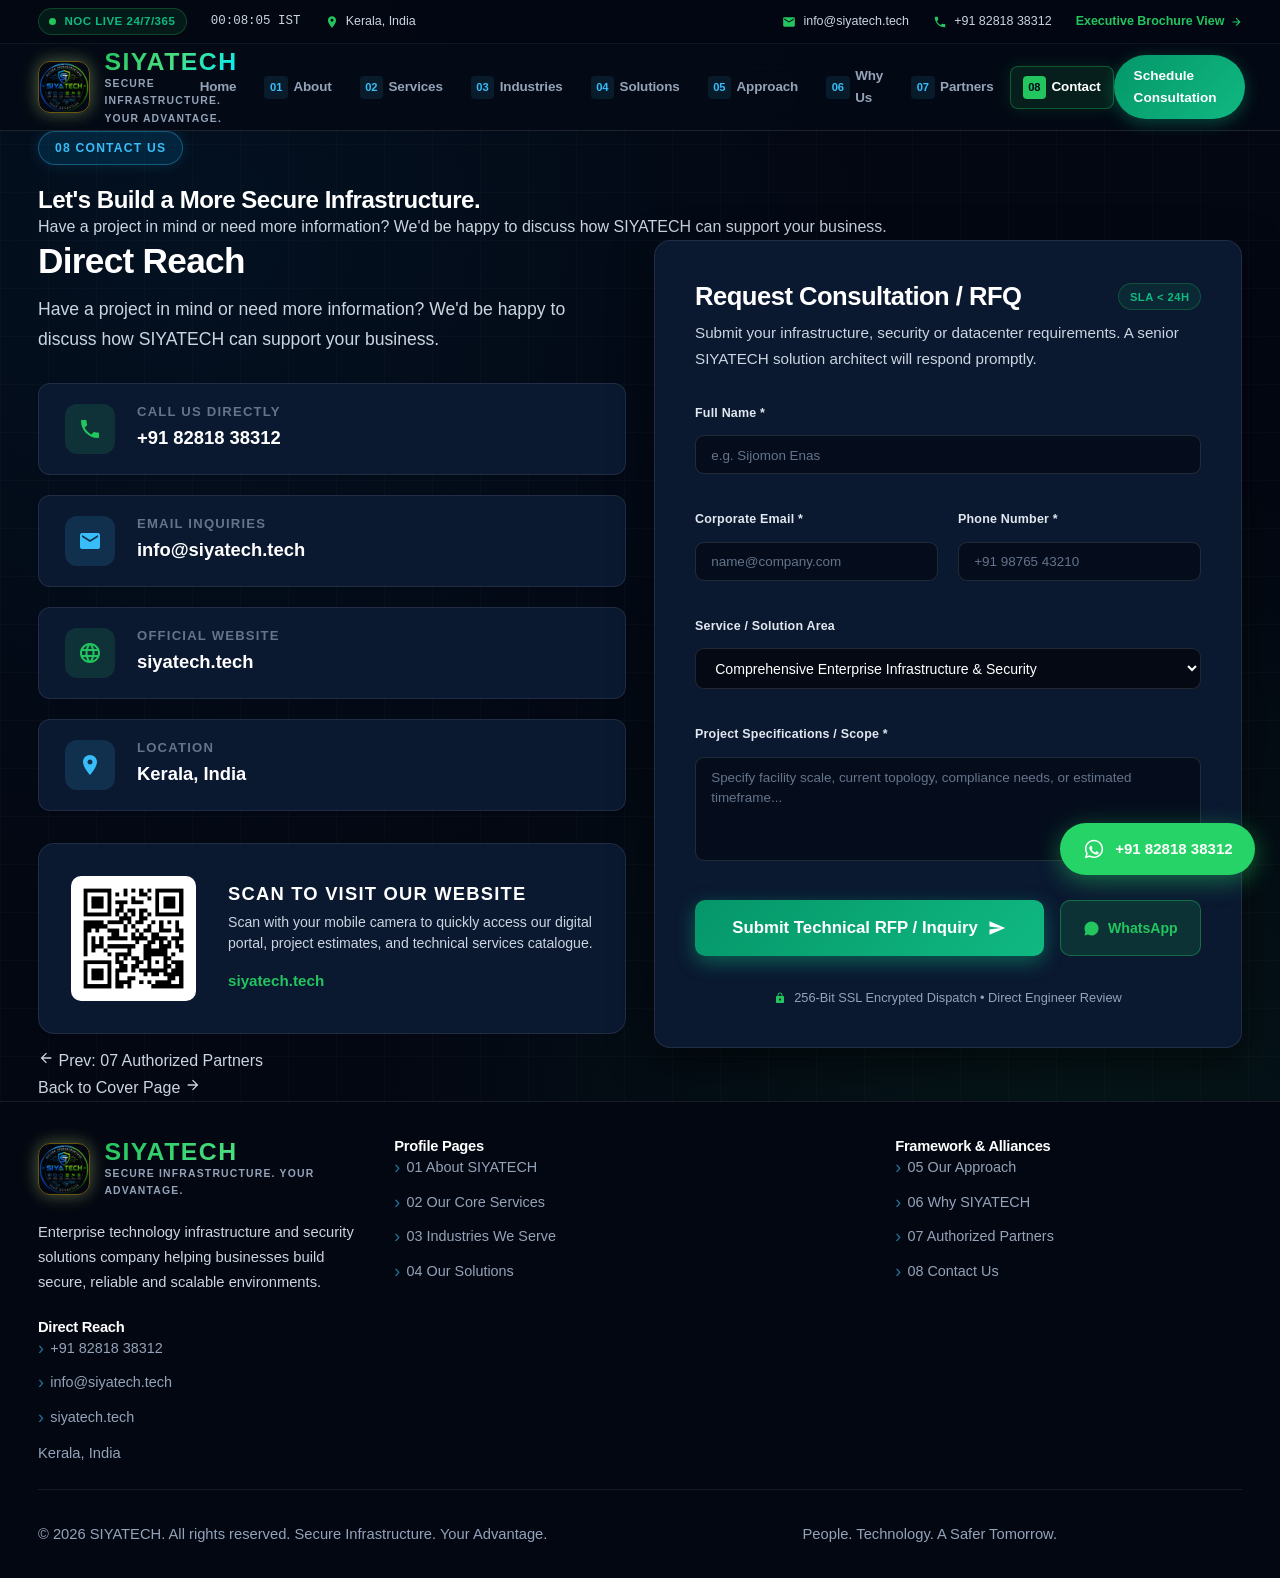
<file: contact.html>
<!DOCTYPE html>
<html lang="en">
<head>
  <meta charset="UTF-8">
  <meta name="viewport" content="width=device-width, initial-scale=1.0">
  <title>Contact Us | Enterprise RFQ &amp; Consultation | SIYATECH</title>
  <meta name="description" content="Have an enterprise infrastructure or security project in mind? Contact SIYATECH. Phone: +91 82818 38312, Email: info@siyatech.tech, Kerala, India.">
  
  <!-- Security Headers (Client-Side Defense-in-Depth: CWE-693, CWE-1021, CWE-79) -->
  <meta http-equiv="Content-Security-Policy" content="default-src 'self'; script-src 'self' 'unsafe-inline' https://api.web3forms.com; style-src 'self' 'unsafe-inline'; img-src 'self' data: https:; connect-src 'self' https://api.web3forms.com; font-src 'self'; frame-ancestors 'none'; base-uri 'self'; form-action 'self' https://api.web3forms.com;">
  <meta http-equiv="X-Frame-Options" content="DENY">
  <meta http-equiv="X-Content-Type-Options" content="nosniff">
  <meta name="referrer" content="strict-origin-when-cross-origin">
  <meta http-equiv="Permissions-Policy" content="camera=(), microphone=(), geolocation=(), payment=()">

  <link rel="stylesheet" href="css/style.css?v=4.1">
  <link rel="icon" type="image/png" href="assets/images/company_logo_circle.png">
</head>
<body class="tech-grid-bg">

  <!-- Top Enterprise Status Bar -->
  <div class="top-bar">
    <div class="container top-bar-inner">
      <div class="top-bar-left">
        <span class="noc-live-badge">
          <span class="pulse-dot"></span>
          <span>NOC LIVE 24/7/365</span>
        </span>
        <span class="top-bar-item mono-font" id="liveNocClock">00:00:00 IST</span>
        <span class="top-bar-item">
          <svg viewBox="0 0 24 24"><path d="M12 2C8.13 2 5 5.13 5 9c0 5.25 7 13 7 13s7-7.75 7-13c0-3.87-3.13-7-7-7zm0 9.5c-1.38 0-2.5-1.12-2.5-2.5s1.12-2.5 2.5-2.5 2.5 1.12 2.5 2.5-1.12 2.5-2.5 2.5z"/></svg>
          Kerala, India
        </span>
      </div>
      <div class="top-bar-right">
        <span class="top-bar-item">
          <svg viewBox="0 0 24 24"><path d="M20 4H4c-1.1 0-1.99.9-1.99 2L2 18c0 1.1.9 2 2 2h16c1.1 0 2-.9 2-2V6c0-1.1-.9-2-2-2zm0 4l-8 5-8-5V6l8 5 8-5v2z"/></svg>
          <a href="mailto:info@siyatech.tech">info@siyatech.tech</a>
        </span>
        <span class="top-bar-item">
          <svg viewBox="0 0 24 24"><path d="M6.62 10.79c1.44 2.83 3.76 5.14 6.59 6.59l2.2-2.2c.27-.27.67-.36 1.02-.24 1.12.37 2.33.57 3.57.57.55 0 1 .45 1 1V20c0 .55-.45 1-1 1-9.39 0-17-7.61-17-17 0-.55.45-1 1-1h3.5c.55 0 1 .45 1 1 0 1.25.2 2.45.57 3.57.11.35.03.74-.25 1.02l-2.2 2.2z"/></svg>
          <a href="tel:+918281838312">+91 82818 38312</a>
        </span>
        <a href="overview.html" style="color: var(--color-green-neon); font-weight: 700; display: inline-flex; align-items: center; gap: 0.35rem;">
          <span>Executive Brochure View</span>
          <svg width="12" height="12" viewBox="0 0 24 24" fill="currentColor"><path d="M5 13h11.86l-5.43 5.43 1.42 1.42L21.14 12l-8.29-8.29-1.42 1.42L16.86 11H5v2z"/></svg>
        </a>
      </div>
    </div>
  </div>

  <!-- Header & Navigation -->
  <header class="site-header">
    <div class="container nav-container">
      <a href="index.html" class="brand-logo" title="SIYATECH Home"><img src="assets/images/company_logo_circle.png" alt="SIYATECH Official Logo" class="brand-logo-img"><div class="brand-logo-text"><span class="brand-name">SIYATECH</span><span class="brand-tagline">Secure Infrastructure. Your Advantage.</span></div></a>

      <nav class="main-nav" aria-label="Main Navigation">
        <ul class="nav-list">
          <li class="nav-item">
            <a href="index.html" class="nav-link">
              <span>Home</span>
            </a>
          </li>
          <li class="nav-item">
            <a href="about.html" class="nav-link">
              <span class="nav-num">01</span>
              <span>About</span>
            </a>
          </li>
          <li class="nav-item">
            <a href="services.html" class="nav-link">
              <span class="nav-num">02</span>
              <span>Services</span>
            </a>
          </li>
          <li class="nav-item">
            <a href="industries.html" class="nav-link">
              <span class="nav-num">03</span>
              <span>Industries</span>
            </a>
          </li>
          <li class="nav-item">
            <a href="solutions.html" class="nav-link">
              <span class="nav-num">04</span>
              <span>Solutions</span>
            </a>
          </li>
          <li class="nav-item">
            <a href="approach.html" class="nav-link">
              <span class="nav-num">05</span>
              <span>Approach</span>
            </a>
          </li>
          <li class="nav-item">
            <a href="why-us.html" class="nav-link">
              <span class="nav-num">06</span>
              <span>Why Us</span>
            </a>
          </li>
          <li class="nav-item">
            <a href="partners.html" class="nav-link">
              <span class="nav-num">07</span>
              <span>Partners</span>
            </a>
          </li>
          <li class="nav-item">
            <a href="contact.html" class="nav-link active">
              <span class="nav-num">08</span>
              <span>Contact</span>
            </a>
          </li>
        </ul>
      </nav>

      <div class="nav-actions">
        <a href="contact.html" class="btn-nav-cta">
          <span>Schedule Consultation</span>
          <svg width="14" height="14" viewBox="0 0 24 24" fill="currentColor"><path d="M5 13h11.86l-5.43 5.43 1.42 1.42L21.14 12l-8.29-8.29-1.42 1.42L16.86 11H5v2z"/></svg>
        </a>
        <button class="mobile-toggle" aria-label="Toggle Navigation Menu">☰</button>
      </div>
    </div>
  </header>

  <!-- Banner Header -->
  <section class="page-header-banner">
    <div class="container">
      <div class="page-badge-pill">08 CONTACT US</div>
      <h1 class="page-title">Let's Build a More <span class="highlight-green">Secure Infrastructure.</span></h1>
      <p class="page-subtitle">Have a project in mind or need more information? We'd be happy to discuss how SIYATECH can support your business.</p>
    </div>
  </section>

  <!-- Contact Details & Form Section (Exact Page 08 Layout) -->
  <main class="main-content section-padding bg-darker">
    <div class="container">

      <div class="partners-contact-grid">

        <!-- Left: Official Contact Points & QR Code (Page 08) -->
        <div>
          <h2 style="font-size: 2.2rem; color: var(--color-white); margin-bottom: 0.75rem;">Direct Reach</h2>
          <p style="color: #cbd5e1; font-size: 1.1rem; line-height: 1.7; margin-bottom: 1rem;">
            Have a project in mind or need more information? We'd be happy to discuss how SIYATECH can support your business.
          </p>

          <div class="contact-details-list">
            
            <!-- Phone -->
            <div class="contact-item-row" style="background: var(--color-navy-dark); border-color: var(--color-navy-border);">
              <div class="contact-item-icon" style="background: rgba(34, 197, 94, 0.15); color: var(--color-green-neon);">
                <svg viewBox="0 0 24 24"><path d="M6.62 10.79c1.44 2.83 3.76 5.14 6.59 6.59l2.2-2.2c.27-.27.67-.36 1.02-.24 1.12.37 2.33.57 3.57.57.55 0 1 .45 1 1V20c0 .55-.45 1-1 1-9.39 0-17-7.61-17-17 0-.55.45-1 1-1h3.5c.55 0 1 .45 1 1 0 1.25.2 2.45.57 3.57.11.35.03.74-.25 1.02l-2.2 2.2z"/></svg>
              </div>
              <div class="contact-item-info">
                <h5>Call Us Directly</h5>
                <a href="tel:+918281838312" style="color: var(--color-white);">+91 82818 38312</a>
              </div>
            </div>

            <!-- Email -->
            <div class="contact-item-row" style="background: var(--color-navy-dark); border-color: var(--color-navy-border);">
              <div class="contact-item-icon" style="background: rgba(56, 189, 248, 0.15); color: var(--color-blue-light);">
                <svg viewBox="0 0 24 24"><path d="M20 4H4c-1.1 0-1.99.9-1.99 2L2 18c0 1.1.9 2 2 2h16c1.1 0 2-.9 2-2V6c0-1.1-.9-2-2-2zm0 4l-8 5-8-5V6l8 5 8-5v2z"/></svg>
              </div>
              <div class="contact-item-info">
                <h5>Email Inquiries</h5>
                <a href="mailto:info@siyatech.tech" style="color: var(--color-white);">info@siyatech.tech</a>
              </div>
            </div>

            <!-- Website -->
            <div class="contact-item-row" style="background: var(--color-navy-dark); border-color: var(--color-navy-border);">
              <div class="contact-item-icon" style="background: rgba(34, 197, 94, 0.15); color: var(--color-green-neon);">
                <svg viewBox="0 0 24 24"><path d="M11.99 2C6.47 2 2 6.48 2 12s4.47 10 9.99 10C17.52 22 22 17.52 22 12S17.52 2 11.99 2zm6.93 6h-2.95c-.32-1.25-.78-2.45-1.38-3.56 1.84.63 3.37 1.91 4.33 3.56zM12 4.04c.83 1.2 1.48 2.53 1.91 3.96h-3.82c.43-1.43 1.08-2.76 1.91-3.96zM4.26 14C4.1 13.36 4 12.69 4 12s.1-1.36.26-2h3.38c-.08.66-.14 1.32-.14 2 0 .68.06 1.34.14 2H4.26zm.82 2h2.95c.32 1.25.78 2.45 1.38 3.56-1.84-.63-3.37-1.9-4.33-3.56zm2.95-8H5.08c.96-1.66 2.49-2.93 4.33-3.56C8.81 5.55 8.35 6.75 8.03 8zM12 19.96c-.83-1.2-1.48-2.53-1.91-3.96h3.82c-.43 1.43-1.08 2.76-1.91 3.96zM14.34 14H9.66c-.09-.66-.16-1.32-.16-2 0-.68.07-1.35.16-2h4.68c.09.65.16 1.32.16 2 0 .68-.07 1.34-.16 2zm.25 5.56c.6-1.11 1.06-2.31 1.38-3.56h2.95c-.96 1.65-2.49 2.93-4.33 3.56zM16.36 14c.08-.66.14-1.32.14-2 0-.68-.06-1.34-.14-2h3.38c.16.64.26 1.31.26 2s-.1 1.36-.26 2h-3.38z"/></svg>
              </div>
              <div class="contact-item-info">
                <h5>Official Website</h5>
                <a href="https://siyatech.tech" target="_blank" rel="noopener noreferrer" style="color: var(--color-white);">siyatech.tech</a>
              </div>
            </div>

            <!-- Location -->
            <div class="contact-item-row" style="background: var(--color-navy-dark); border-color: var(--color-navy-border);">
              <div class="contact-item-icon" style="background: rgba(56, 189, 248, 0.15); color: var(--color-blue-light);">
                <svg viewBox="0 0 24 24"><path d="M12 2C8.13 2 5 5.13 5 9c0 5.25 7 13 7 13s7-7.75 7-13c0-3.87-3.13-7-7-7zm0 9.5c-1.38 0-2.5-1.12-2.5-2.5s1.12-2.5 2.5-2.5 2.5 1.12 2.5 2.5-1.12 2.5-2.5 2.5z"/></svg>
              </div>
              <div class="contact-item-info">
                <h5>Location</h5>
                <span style="color: var(--color-white);">Kerala, India</span>
              </div>
            </div>

          </div>

          <!-- Official QR Code Card from Page 08 -->
          <div class="qr-showcase-card" style="background: var(--color-navy-dark); border-color: var(--color-navy-border);">
            <img src="assets/images/qr-code.png" alt="Scan to visit SIYATECH website" class="qr-code-img">
            <div class="qr-text">
              <h4 style="color: var(--color-white);">SCAN TO VISIT OUR WEBSITE</h4>
              <p style="color: #cbd5e1;">Scan with your mobile camera to quickly access our digital portal, project estimates, and technical services catalogue.</p>
              <div style="margin-top: 0.85rem;">
                <span style="font-weight: 700; color: var(--color-green-neon); font-size: 0.95rem;">siyatech.tech</span>
              </div>
            </div>
          </div>

        </div>

        <!-- Right: Enterprise Inquiry & RFP Form -->
        <div>
          <div class="contact-form-card" style="background: var(--color-navy-dark); border-color: var(--color-navy-border); box-shadow: var(--shadow-card-dark);">
            <div style="display: flex; align-items: center; justify-content: space-between; margin-bottom: 0.5rem;">
              <h3 style="font-size: 1.6rem; color: var(--color-white);">Request Consultation / RFQ</h3>
              <span class="noc-live-badge" style="font-size: 0.7rem;">SLA &lt; 24H</span>
            </div>
            <p style="color: #cbd5e1; font-size: 0.95rem; margin-bottom: 2rem;">
              Submit your infrastructure, security or datacenter requirements. A senior SIYATECH solution architect will respond promptly.
            </p>

            <form id="contactForm" class="contact-form" action="https://api.web3forms.com/submit" method="POST">
              <!-- Web3Forms Secure Relay Integration (Managed in-memory/backend proxy) -->
              <input type="hidden" name="access_key" value="" id="web3forms_key">
              <input type="hidden" name="subject" value="New Infrastructure Consultation Request - SIYATECH">
              <input type="hidden" name="from_name" value="SIYATECH Website Inquiry">
              <input type="checkbox" name="botcheck" class="hidden" style="display: none;" tabindex="-1" autocomplete="off">
              <!-- Anti-CSRF & Anti-Replay Defense Tokens (CWE-352 / OWASP A01 Mitigation) -->
              <input type="hidden" name="csrf_token" id="csrf_token" value="">
              <input type="hidden" name="_csrf" id="_csrf" value="">
              <input type="hidden" name="anticsrf" id="anticsrf" value="">
              <input type="hidden" name="_form_timestamp" id="formTimestamp" value="">

              <div class="form-group">
                <label class="form-label" for="fullName" style="color: #e2e8f0;">Full Name *</label>
                <input type="text" id="fullName" name="name" class="form-control" placeholder="e.g. Sijomon Enas" style="background: rgba(4, 9, 20, 0.7); color: #fff; border-color: rgba(255,255,255,0.12);" required>
              </div>

              <div style="display: grid; grid-template-columns: 1fr 1fr; gap: 1.25rem;">
                <div class="form-group">
                  <label class="form-label" for="emailAddr" style="color: #e2e8f0;">Corporate Email *</label>
                  <input type="email" id="emailAddr" name="email" class="form-control" placeholder="name@company.com" style="background: rgba(4, 9, 20, 0.7); color: #fff; border-color: rgba(255,255,255,0.12);" required>
                </div>
                <div class="form-group">
                  <label class="form-label" for="phoneNum" style="color: #e2e8f0;">Phone Number *</label>
                  <input type="tel" id="phoneNum" name="phone" class="form-control" placeholder="+91 98765 43210" style="background: rgba(4, 9, 20, 0.7); color: #fff; border-color: rgba(255,255,255,0.12);" required>
                </div>
              </div>

              <div class="form-group">
                <label class="form-label" for="serviceSelect" style="color: #e2e8f0;">Service / Solution Area</label>
                <select id="serviceSelect" name="service" class="form-control" style="background: #040914; color: #fff; border-color: rgba(255,255,255,0.12);">
                  <option value="Comprehensive Enterprise Infrastructure & Security">Comprehensive Enterprise Infrastructure &amp; Security</option>
                  <option value="CCTV & AI Video Surveillance Analytics">CCTV &amp; AI Video Surveillance Analytics</option>
                  <option value="Access Control & Biometric Integration">Access Control &amp; Biometric Integration</option>
                  <option value="Enterprise Networking, Wi-Fi 6E/7 & Firewalls">Enterprise Networking, Wi-Fi 6E/7 &amp; Firewalls</option>
                  <option value="Datacenter Servers, Virtualization & Storage">Datacenter Servers, Virtualization &amp; Storage</option>
                  <option value="Structured Fiber Optic & Cat6A Cabling">Structured Fiber Optic &amp; Cat6A Cabling</option>
                  <option value="Secure Remote Work & SASE Zero-Trust">Secure Remote Work &amp; SASE Zero-Trust</option>
                </select>
              </div>

              <div class="form-group">
                <label class="form-label" for="message" style="color: #e2e8f0;">Project Specifications / Scope *</label>
                <textarea id="message" name="message" class="form-control" rows="4" required placeholder="Specify facility scale, current topology, compliance needs, or estimated timeframe..." style="background: rgba(4, 9, 20, 0.7); color: #fff; border-color: rgba(255,255,255,0.12);"></textarea>
              </div>

              <div class="form-actions-row" style="display: flex; gap: 1rem; flex-wrap: wrap;">
                <button type="submit" class="btn-primary-green" style="flex: 1; min-width: 200px; justify-content: center; font-size: 1.05rem; border: none; cursor: pointer; padding: 1.1rem; border-radius: 10px;">
                  <span>Submit Technical RFP / Inquiry</span>
                  <svg width="18" height="18" viewBox="0 0 24 24" fill="currentColor"><path d="M2.01 21L23 12 2.01 3 2 10l15 2-15 2z"/></svg>
                </button>
                <button type="button" class="btn-whatsapp-rfq" id="btnWhatsappRfq" title="Instant direct chat with an engineer via WhatsApp" style="padding: 1.1rem 1.4rem; border-radius: 10px; background: rgba(34, 197, 94, 0.15); border: 1px solid rgba(34, 197, 94, 0.4); color: #22c55e; font-weight: 700; cursor: pointer; display: inline-flex; align-items: center; gap: 0.5rem;">
                  <svg width="18" height="18" viewBox="0 0 24 24" fill="currentColor"><path d="M12.04 2c-5.46 0-9.91 4.45-9.91 9.91 0 1.75.46 3.45 1.32 4.95L2.05 22l5.25-1.38c1.45.79 3.08 1.21 4.74 1.21 5.46 0 9.91-4.45 9.91-9.91 0-2.65-1.03-5.14-2.9-7.01A9.816 9.816 0 0 0 12.04 2"/></svg>
                  <span>WhatsApp</span>
                </button>
              </div>

              <div class="form-trust-footer" style="margin-top: 1.25rem; font-size: 0.8rem; color: #94a3b8; display: flex; align-items: center; gap: 0.5rem; justify-content: center;">
                <svg width="14" height="14" viewBox="0 0 24 24" fill="currentColor"><path d="M18 8h-1V6c0-2.76-2.24-5-5-5S7 3.24 7 6v2H6c-1.1 0-2 .9-2 2v10c0 1.1.9 2 2 2h12c1.1 0 2-.9 2-2V10c0-1.1-.9-2-2-2zm-6 9c-1.1 0-2-.9-2-2s.9-2 2-2 2 .9 2 2-.9 2-2 2zm3.1-9H8.9V6c0-1.71 1.39-3.1 3.1-3.1 1.71 0 3.1 1.39 3.1 3.1v2z"/></svg>
                <span>256-Bit SSL Encrypted Dispatch • Direct Engineer Review</span>
              </div>
            </form>
          </div>
        </div>

      </div>

    </div>
  </main>

  <!-- Page Navigation Bar -->
  <div class="page-navigator-bar">
    <div class="container page-nav-inner">
      <a href="partners.html" class="page-nav-btn page-nav-prev">
        <svg width="16" height="16" viewBox="0 0 24 24" fill="currentColor"><path d="M20 11H7.83l5.59-5.59L12 4l-8 8 8 8 1.41-1.41L7.83 13H20v-2z"/></svg>
        <span>Prev: 07 Authorized Partners</span>
      </a>

      <div class="page-indicator-dots">
        <a href="index.html" class="page-dot" title="Cover"></a>
        <a href="about.html" class="page-dot" title="01 About"></a>
        <a href="services.html" class="page-dot" title="02 Services"></a>
        <a href="industries.html" class="page-dot" title="03 Industries"></a>
        <a href="solutions.html" class="page-dot" title="04 Solutions"></a>
        <a href="approach.html" class="page-dot" title="05 Approach"></a>
        <a href="why-us.html" class="page-dot" title="06 Why Us"></a>
        <a href="partners.html" class="page-dot" title="07 Partners"></a>
        <a href="contact.html" class="page-dot active" title="08 Contact"></a>
      </div>

      <a href="index.html" class="page-nav-btn page-nav-next">
        <span>Back to Cover Page</span>
        <svg width="16" height="16" viewBox="0 0 24 24" fill="currentColor"><path d="M12 4l-1.41 1.41L16.17 11H4v2h12.17l-5.58 5.59L12 20l8-8z"/></svg>
      </a>
    </div>
  </div>

  <!-- Footer -->
  <footer class="site-footer">
    <div class="container">
      <div class="footer-top-grid">
        <div class="footer-brand">
          <a href="index.html" class="brand-logo"><img src="assets/images/company_logo_circle.png" alt="SIYATECH Logo" class="brand-logo-img"><div class="brand-logo-text"><span class="brand-name">SIYATECH</span><span class="brand-tagline">Secure Infrastructure. Your Advantage.</span></div></a>
          <p>Enterprise technology infrastructure and security solutions company helping businesses build secure, reliable and scalable environments.</p>
        </div>
        <div class="footer-col">
          <h4>Profile Pages</h4>
          <ul class="footer-links-list">
            <li><a href="about.html">01 About SIYATECH</a></li>
            <li><a href="services.html">02 Our Core Services</a></li>
            <li><a href="industries.html">03 Industries We Serve</a></li>
            <li><a href="solutions.html">04 Our Solutions</a></li>
          </ul>
        </div>
        <div class="footer-col">
          <h4>Framework &amp; Alliances</h4>
          <ul class="footer-links-list">
            <li><a href="approach.html">05 Our Approach</a></li>
            <li><a href="why-us.html">06 Why SIYATECH</a></li>
            <li><a href="partners.html">07 Authorized Partners</a></li>
            <li><a href="contact.html">08 Contact Us</a></li>
          </ul>
        </div>
        <div class="footer-col">
          <h4>Direct Reach</h4>
          <ul class="footer-links-list">
            <li><a href="tel:+918281838312">+91 82818 38312</a></li>
            <li><a href="mailto:info@siyatech.tech">info@siyatech.tech</a></li>
            <li><a href="https://siyatech.tech" target="_blank" rel="noopener noreferrer">siyatech.tech</a></li>
            <li><span>Kerala, India</span></li>
          </ul>
        </div>
      </div>
      <div class="footer-bottom-bar">
        <p>&copy; 2026 SIYATECH. All rights reserved. Secure Infrastructure. Your Advantage.</p>
        <p>People. Technology. A Safer Tomorrow.</p>
      </div>
    </div>
  </footer>

  <!-- Floating Call / WhatsApp Button -->
  <a href="https://wa.me/918281838312" target="_blank" rel="noopener noreferrer" class="floating-contact-btn" title="Chat with SIYATECH">
    <svg viewBox="0 0 24 24"><path d="M12.04 2c-5.46 0-9.91 4.45-9.91 9.91 0 1.75.46 3.45 1.32 4.95L2.05 22l5.25-1.38c1.45.79 3.08 1.21 4.74 1.21 5.46 0 9.91-4.45 9.91-9.91 0-2.65-1.03-5.14-2.9-7.01A9.816 9.816 0 0 0 12.04 2m.01 1.67c2.2 0 4.26.86 5.82 2.42a8.225 8.225 0 0 1 2.41 5.83c0 4.54-3.7 8.24-8.24 8.24-1.48 0-2.93-.4-4.2-1.15l-.3-.18-3.12.82.83-3.04-.2-.31a8.196 8.196 0 0 1-1.26-4.38c0-4.54 3.7-8.24 8.24-8.24m4.52 11.63c-.25-.13-1.47-.72-1.7-.81-.23-.08-.39-.13-.56.13-.17.25-.64.81-.79.97-.14.17-.29.19-.54.06-.25-.13-1.06-.39-2.02-1.25-.75-.67-1.26-1.5-1.4-1.75-.15-.25-.02-.39.11-.51.11-.11.25-.29.37-.44.13-.14.17-.25.25-.42.08-.17.04-.31-.02-.44-.06-.13-.56-1.34-.76-1.84-.2-.48-.41-.42-.56-.43h-.48c-.17 0-.44.06-.67.31-.23.25-.88.86-.88 2.1 0 1.24.9 2.44 1.03 2.61.13.17 1.77 2.7 4.29 3.78.6.26 1.07.41 1.43.53.6.19 1.15.16 1.58.1.48-.07 1.47-.6 1.68-1.18.21-.58.21-1.07.15-1.18-.07-.12-.23-.19-.48-.31z"/></svg>
    <span>+91 82818 38312</span>
  </a>

  <script src="js/main.js"></script>
</body>
</html>
</file>
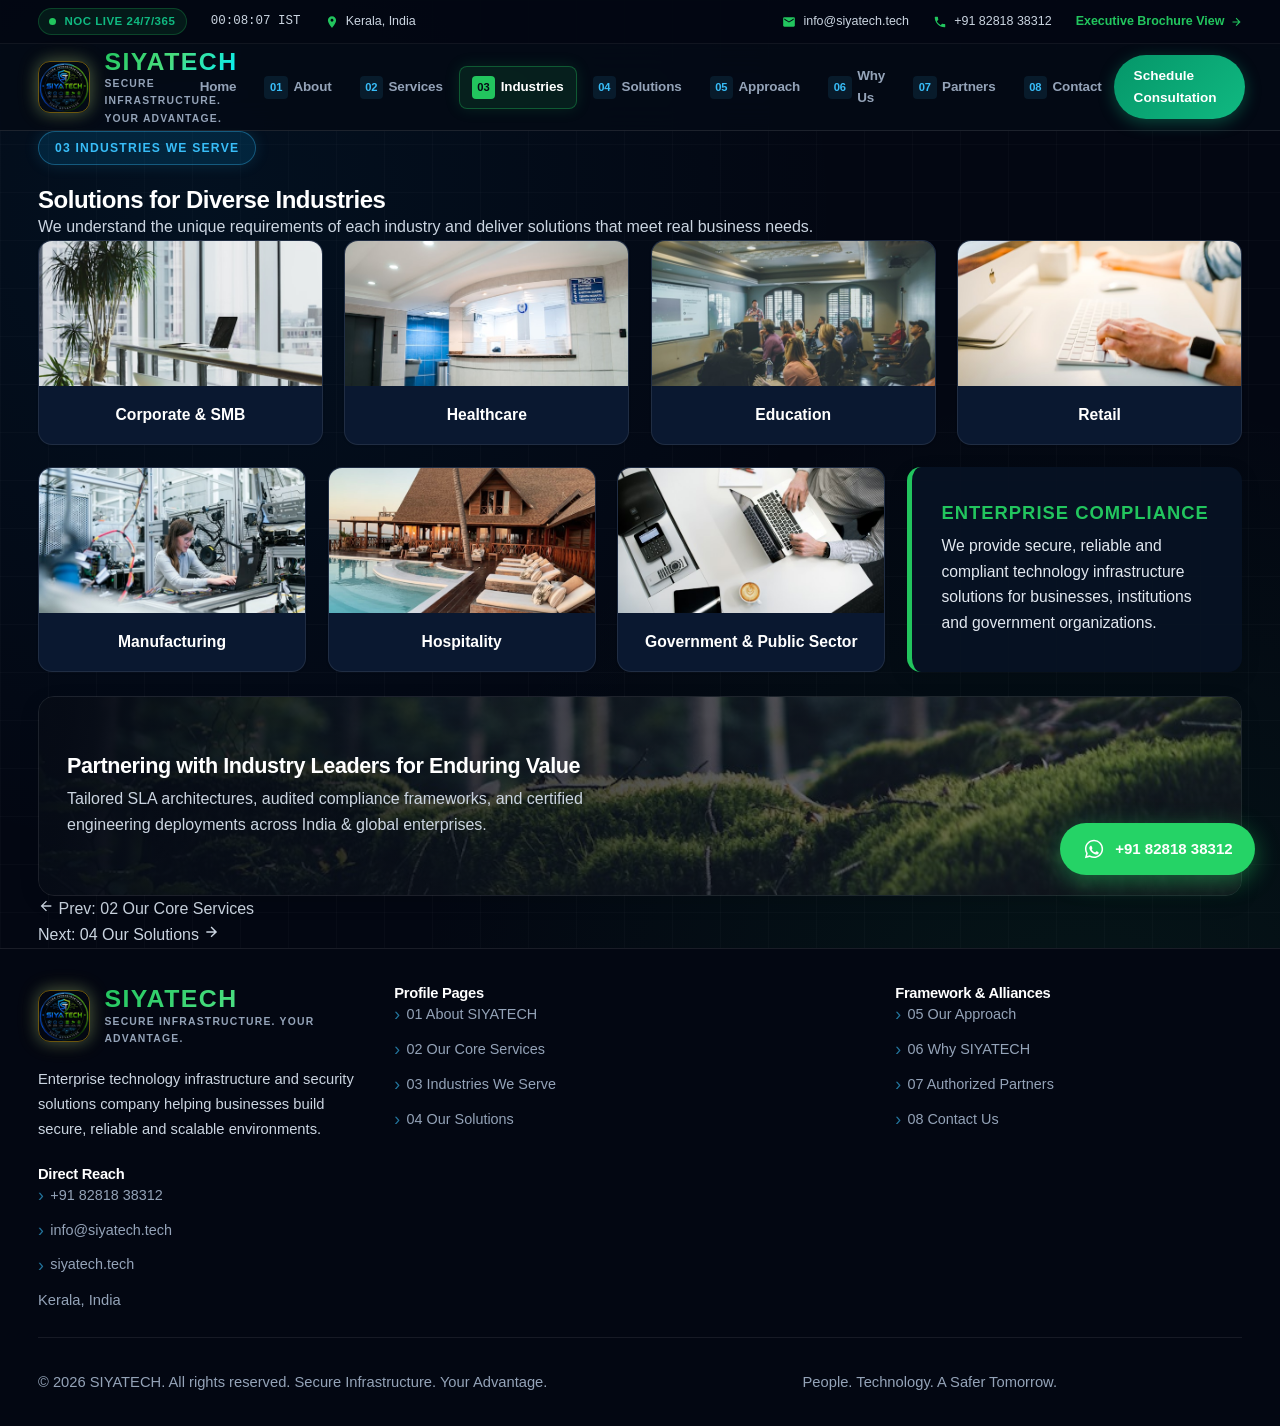
<file: industries.html>
<!DOCTYPE html>
<html lang="en">
<head>
  <meta charset="UTF-8">
  <meta name="viewport" content="width=device-width, initial-scale=1.0">
  <title>Industries We Serve | SIYATECH</title>
  <meta name="description" content="Solutions for Diverse Industries. Enterprise infrastructure and security compliance for Corporate & SMB, Healthcare, Education, Retail, Manufacturing, Hospitality, and Government.">
  
  <!-- Security Headers (Client-Side Defense-in-Depth: CWE-693, CWE-1021, CWE-79) -->
  <meta http-equiv="Content-Security-Policy" content="default-src 'self'; script-src 'self' 'unsafe-inline' https://api.web3forms.com; style-src 'self' 'unsafe-inline'; img-src 'self' data: https:; connect-src 'self' https://api.web3forms.com; font-src 'self'; frame-ancestors 'none'; base-uri 'self'; form-action 'self' https://api.web3forms.com;">
  <meta http-equiv="X-Frame-Options" content="DENY">
  <meta http-equiv="X-Content-Type-Options" content="nosniff">
  <meta name="referrer" content="strict-origin-when-cross-origin">
  <meta http-equiv="Permissions-Policy" content="camera=(), microphone=(), geolocation=(), payment=()">

  <link rel="stylesheet" href="css/style.css?v=4.1">
  <link rel="icon" type="image/png" href="assets/images/company_logo_circle.png">
</head>
<body class="tech-grid-bg">

  <!-- Top Enterprise Status Bar -->
  <div class="top-bar">
    <div class="container top-bar-inner">
      <div class="top-bar-left">
        <span class="noc-live-badge">
          <span class="pulse-dot"></span>
          <span>NOC LIVE 24/7/365</span>
        </span>
        <span class="top-bar-item mono-font" id="liveNocClock">00:00:00 IST</span>
        <span class="top-bar-item">
          <svg viewBox="0 0 24 24"><path d="M12 2C8.13 2 5 5.13 5 9c0 5.25 7 13 7 13s7-7.75 7-13c0-3.87-3.13-7-7-7zm0 9.5c-1.38 0-2.5-1.12-2.5-2.5s1.12-2.5 2.5-2.5 2.5 1.12 2.5 2.5-1.12 2.5-2.5 2.5z"/></svg>
          Kerala, India
        </span>
      </div>
      <div class="top-bar-right">
        <span class="top-bar-item">
          <svg viewBox="0 0 24 24"><path d="M20 4H4c-1.1 0-1.99.9-1.99 2L2 18c0 1.1.9 2 2 2h16c1.1 0 2-.9 2-2V6c0-1.1-.9-2-2-2zm0 4l-8 5-8-5V6l8 5 8-5v2z"/></svg>
          <a href="mailto:info@siyatech.tech">info@siyatech.tech</a>
        </span>
        <span class="top-bar-item">
          <svg viewBox="0 0 24 24"><path d="M6.62 10.79c1.44 2.83 3.76 5.14 6.59 6.59l2.2-2.2c.27-.27.67-.36 1.02-.24 1.12.37 2.33.57 3.57.57.55 0 1 .45 1 1V20c0 .55-.45 1-1 1-9.39 0-17-7.61-17-17 0-.55.45-1 1-1h3.5c.55 0 1 .45 1 1 0 1.25.2 2.45.57 3.57.11.35.03.74-.25 1.02l-2.2 2.2z"/></svg>
          <a href="tel:+918281838312">+91 82818 38312</a>
        </span>
        <a href="overview.html" style="color: var(--color-green-neon); font-weight: 700; display: inline-flex; align-items: center; gap: 0.35rem;">
          <span>Executive Brochure View</span>
          <svg width="12" height="12" viewBox="0 0 24 24" fill="currentColor"><path d="M5 13h11.86l-5.43 5.43 1.42 1.42L21.14 12l-8.29-8.29-1.42 1.42L16.86 11H5v2z"/></svg>
        </a>
      </div>
    </div>
  </div>

  <!-- Header & Navigation -->
  <header class="site-header">
    <div class="container nav-container">
      <a href="index.html" class="brand-logo" title="SIYATECH Home"><img src="assets/images/company_logo_circle.png" alt="SIYATECH Official Logo" class="brand-logo-img"><div class="brand-logo-text"><span class="brand-name">SIYATECH</span><span class="brand-tagline">Secure Infrastructure. Your Advantage.</span></div></a>

      <nav class="main-nav" aria-label="Main Navigation">
        <ul class="nav-list">
          <li class="nav-item">
            <a href="index.html" class="nav-link">
              <span>Home</span>
            </a>
          </li>
          <li class="nav-item">
            <a href="about.html" class="nav-link">
              <span class="nav-num">01</span>
              <span>About</span>
            </a>
          </li>
          <li class="nav-item">
            <a href="services.html" class="nav-link">
              <span class="nav-num">02</span>
              <span>Services</span>
            </a>
          </li>
          <li class="nav-item">
            <a href="industries.html" class="nav-link active">
              <span class="nav-num">03</span>
              <span>Industries</span>
            </a>
          </li>
          <li class="nav-item">
            <a href="solutions.html" class="nav-link">
              <span class="nav-num">04</span>
              <span>Solutions</span>
            </a>
          </li>
          <li class="nav-item">
            <a href="approach.html" class="nav-link">
              <span class="nav-num">05</span>
              <span>Approach</span>
            </a>
          </li>
          <li class="nav-item">
            <a href="why-us.html" class="nav-link">
              <span class="nav-num">06</span>
              <span>Why Us</span>
            </a>
          </li>
          <li class="nav-item">
            <a href="partners.html" class="nav-link">
              <span class="nav-num">07</span>
              <span>Partners</span>
            </a>
          </li>
          <li class="nav-item">
            <a href="contact.html" class="nav-link">
              <span class="nav-num">08</span>
              <span>Contact</span>
            </a>
          </li>
        </ul>
      </nav>

      <div class="nav-actions">
        <a href="contact.html" class="btn-nav-cta">
          <span>Schedule Consultation</span>
          <svg width="14" height="14" viewBox="0 0 24 24" fill="currentColor"><path d="M5 13h11.86l-5.43 5.43 1.42 1.42L21.14 12l-8.29-8.29-1.42 1.42L16.86 11H5v2z"/></svg>
        </a>
        <button class="mobile-toggle" aria-label="Toggle Navigation Menu">☰</button>
      </div>
    </div>
  </header>

  <!-- Banner Header -->
  <section class="page-header-banner">
    <div class="container">
      <div class="page-badge-pill">03 INDUSTRIES WE SERVE</div>
      <h1 class="page-title">Solutions for <span class="highlight-green">Diverse Industries</span></h1>
      <p class="page-subtitle">We understand the unique requirements of each industry and deliver solutions that meet real business needs.</p>
    </div>
  </section>

  <!-- Industries Content (Exact Page 03 Layout) -->
  <main class="main-content section-padding bg-darker">
    <div class="container">

      <!-- Top Row: 4 Cards -->
      <div class="industries-top-grid">

        <!-- 1. Corporate & SMB -->
        <div class="industry-card" style="background: var(--color-navy-dark); border-color: var(--color-navy-border);">
          <div class="industry-thumb">
            <img src="assets/images/ind_corporate.jpg" alt="Corporate & SMB">
          </div>
          <div class="industry-name" style="color: var(--color-white);">Corporate &amp; SMB</div>
        </div>

        <!-- 2. Healthcare -->
        <div class="industry-card" style="background: var(--color-navy-dark); border-color: var(--color-navy-border);">
          <div class="industry-thumb">
            <img src="assets/images/ind_healthcare.jpg" alt="Healthcare">
          </div>
          <div class="industry-name" style="color: var(--color-white);">Healthcare</div>
        </div>

        <!-- 3. Education -->
        <div class="industry-card" style="background: var(--color-navy-dark); border-color: var(--color-navy-border);">
          <div class="industry-thumb">
            <img src="assets/images/ind_education.jpg" alt="Education">
          </div>
          <div class="industry-name" style="color: var(--color-white);">Education</div>
        </div>

        <!-- 4. Retail -->
        <div class="industry-card" style="background: var(--color-navy-dark); border-color: var(--color-navy-border);">
          <div class="industry-thumb">
            <img src="assets/images/ind_retail.jpg" alt="Retail">
          </div>
          <div class="industry-name" style="color: var(--color-white);">Retail</div>
        </div>

      </div>

      <!-- Bottom Row: 3 Cards + Compliance Highlight Box -->
      <div class="industries-bottom-grid">

        <!-- 5. Manufacturing -->
        <div class="industry-card" style="background: var(--color-navy-dark); border-color: var(--color-navy-border);">
          <div class="industry-thumb">
            <img src="assets/images/ind_manufacturing.jpg" alt="Manufacturing">
          </div>
          <div class="industry-name" style="color: var(--color-white);">Manufacturing</div>
        </div>

        <!-- 6. Hospitality -->
        <div class="industry-card" style="background: var(--color-navy-dark); border-color: var(--color-navy-border);">
          <div class="industry-thumb">
            <img src="assets/images/ind_hospitality.jpg" alt="Hospitality">
          </div>
          <div class="industry-name" style="color: var(--color-white);">Hospitality</div>
        </div>

        <!-- 7. Government & Public Sector -->
        <div class="industry-card" style="background: var(--color-navy-dark); border-color: var(--color-navy-border);">
          <div class="industry-thumb">
            <img src="assets/images/ind_government.jpg" alt="Government & Public Sector">
          </div>
          <div class="industry-name" style="color: var(--color-white);">Government &amp; Public Sector</div>
        </div>

        <!-- Value Highlight Box from Page 03 -->
        <div class="compliance-callout-box" style="background: rgba(7, 18, 36, 0.9); border-left-color: var(--color-green-neon);">
          <h4 style="color: var(--color-green-neon); font-size: 1.15rem; margin-bottom: 0.5rem; text-transform: uppercase; letter-spacing: 1px;">
            Enterprise Compliance
          </h4>
          <p>
            We provide secure, reliable and compliant technology infrastructure solutions for businesses, institutions and government organizations.
          </p>
        </div>

      </div>

      <!-- Handshake Visual Banner from Page 03 -->
      <div class="handshake-banner" style="border: 1px solid rgba(255, 255, 255, 0.1);">
        <img src="assets/images/business_handshake.jpg" alt="Trusted Technology Partnership">
        <div class="handshake-overlay">
          <div>
            <h3>Partnering with Industry Leaders for Enduring Value</h3>
            <p style="color: #cbd5e1; font-size: 1rem; margin-top: 0.4rem; max-width: 600px;">
              Tailored SLA architectures, audited compliance frameworks, and certified engineering deployments across India &amp; global enterprises.
            </p>
          </div>
        </div>
      </div>

    </div>
  </main>

  <!-- Page Navigation Bar -->
  <div class="page-navigator-bar">
    <div class="container page-nav-inner">
      <a href="services.html" class="page-nav-btn page-nav-prev">
        <svg width="16" height="16" viewBox="0 0 24 24" fill="currentColor"><path d="M20 11H7.83l5.59-5.59L12 4l-8 8 8 8 1.41-1.41L7.83 13H20v-2z"/></svg>
        <span>Prev: 02 Our Core Services</span>
      </a>

      <div class="page-indicator-dots">
        <a href="index.html" class="page-dot" title="Cover"></a>
        <a href="about.html" class="page-dot" title="01 About"></a>
        <a href="services.html" class="page-dot" title="02 Services"></a>
        <a href="industries.html" class="page-dot active" title="03 Industries"></a>
        <a href="solutions.html" class="page-dot" title="04 Solutions"></a>
        <a href="approach.html" class="page-dot" title="05 Approach"></a>
        <a href="why-us.html" class="page-dot" title="06 Why Us"></a>
        <a href="partners.html" class="page-dot" title="07 Partners"></a>
        <a href="contact.html" class="page-dot" title="08 Contact"></a>
      </div>

      <a href="solutions.html" class="page-nav-btn page-nav-next">
        <span>Next: 04 Our Solutions</span>
        <svg width="16" height="16" viewBox="0 0 24 24" fill="currentColor"><path d="M5 13h11.86l-5.43 5.43 1.42 1.42L21.14 12l-8.29-8.29-1.42 1.42L16.86 11H5v2z"/></svg>
      </a>
    </div>
  </div>

  <!-- Footer -->
  <footer class="site-footer">
    <div class="container">
      <div class="footer-top-grid">
        <div class="footer-brand">
          <a href="index.html" class="brand-logo"><img src="assets/images/company_logo_circle.png" alt="SIYATECH Logo" class="brand-logo-img"><div class="brand-logo-text"><span class="brand-name">SIYATECH</span><span class="brand-tagline">Secure Infrastructure. Your Advantage.</span></div></a>
          <p>Enterprise technology infrastructure and security solutions company helping businesses build secure, reliable and scalable environments.</p>
        </div>
        <div class="footer-col">
          <h4>Profile Pages</h4>
          <ul class="footer-links-list">
            <li><a href="about.html">01 About SIYATECH</a></li>
            <li><a href="services.html">02 Our Core Services</a></li>
            <li><a href="industries.html">03 Industries We Serve</a></li>
            <li><a href="solutions.html">04 Our Solutions</a></li>
          </ul>
        </div>
        <div class="footer-col">
          <h4>Framework &amp; Alliances</h4>
          <ul class="footer-links-list">
            <li><a href="approach.html">05 Our Approach</a></li>
            <li><a href="why-us.html">06 Why SIYATECH</a></li>
            <li><a href="partners.html">07 Authorized Partners</a></li>
            <li><a href="contact.html">08 Contact Us</a></li>
          </ul>
        </div>
        <div class="footer-col">
          <h4>Direct Reach</h4>
          <ul class="footer-links-list">
            <li><a href="tel:+918281838312">+91 82818 38312</a></li>
            <li><a href="mailto:info@siyatech.tech">info@siyatech.tech</a></li>
            <li><a href="https://siyatech.tech" target="_blank" rel="noopener noreferrer">siyatech.tech</a></li>
            <li><span>Kerala, India</span></li>
          </ul>
        </div>
      </div>
      <div class="footer-bottom-bar">
        <p>&copy; 2026 SIYATECH. All rights reserved. Secure Infrastructure. Your Advantage.</p>
        <p>People. Technology. A Safer Tomorrow.</p>
      </div>
    </div>
  </footer>

  <!-- Floating Call / WhatsApp Button -->
  <a href="https://wa.me/918281838312" target="_blank" rel="noopener noreferrer" class="floating-contact-btn" title="Chat with SIYATECH">
    <svg viewBox="0 0 24 24"><path d="M12.04 2c-5.46 0-9.91 4.45-9.91 9.91 0 1.75.46 3.45 1.32 4.95L2.05 22l5.25-1.38c1.45.79 3.08 1.21 4.74 1.21 5.46 0 9.91-4.45 9.91-9.91 0-2.65-1.03-5.14-2.9-7.01A9.816 9.816 0 0 0 12.04 2m.01 1.67c2.2 0 4.26.86 5.82 2.42a8.225 8.225 0 0 1 2.41 5.83c0 4.54-3.7 8.24-8.24 8.24-1.48 0-2.93-.4-4.2-1.15l-.3-.18-3.12.82.83-3.04-.2-.31a8.196 8.196 0 0 1-1.26-4.38c0-4.54 3.7-8.24 8.24-8.24m4.52 11.63c-.25-.13-1.47-.72-1.7-.81-.23-.08-.39-.13-.56.13-.17.25-.64.81-.79.97-.14.17-.29.19-.54.06-.25-.13-1.06-.39-2.02-1.25-.75-.67-1.26-1.5-1.4-1.75-.15-.25-.02-.39.11-.51.11-.11.25-.29.37-.44.13-.14.17-.25.25-.42.08-.17.04-.31-.02-.44-.06-.13-.56-1.34-.76-1.84-.2-.48-.41-.42-.56-.43h-.48c-.17 0-.44.06-.67.31-.23.25-.88.86-.88 2.1 0 1.24.9 2.44 1.03 2.61.13.17 1.77 2.7 4.29 3.78.6.26 1.07.41 1.43.53.6.19 1.15.16 1.58.1.48-.07 1.47-.6 1.68-1.18.21-.58.21-1.07.15-1.18-.07-.12-.23-.19-.48-.31z"/></svg>
    <span>+91 82818 38312</span>
  </a>

  <script src="js/main.js"></script>
</body>
</html>
</file>
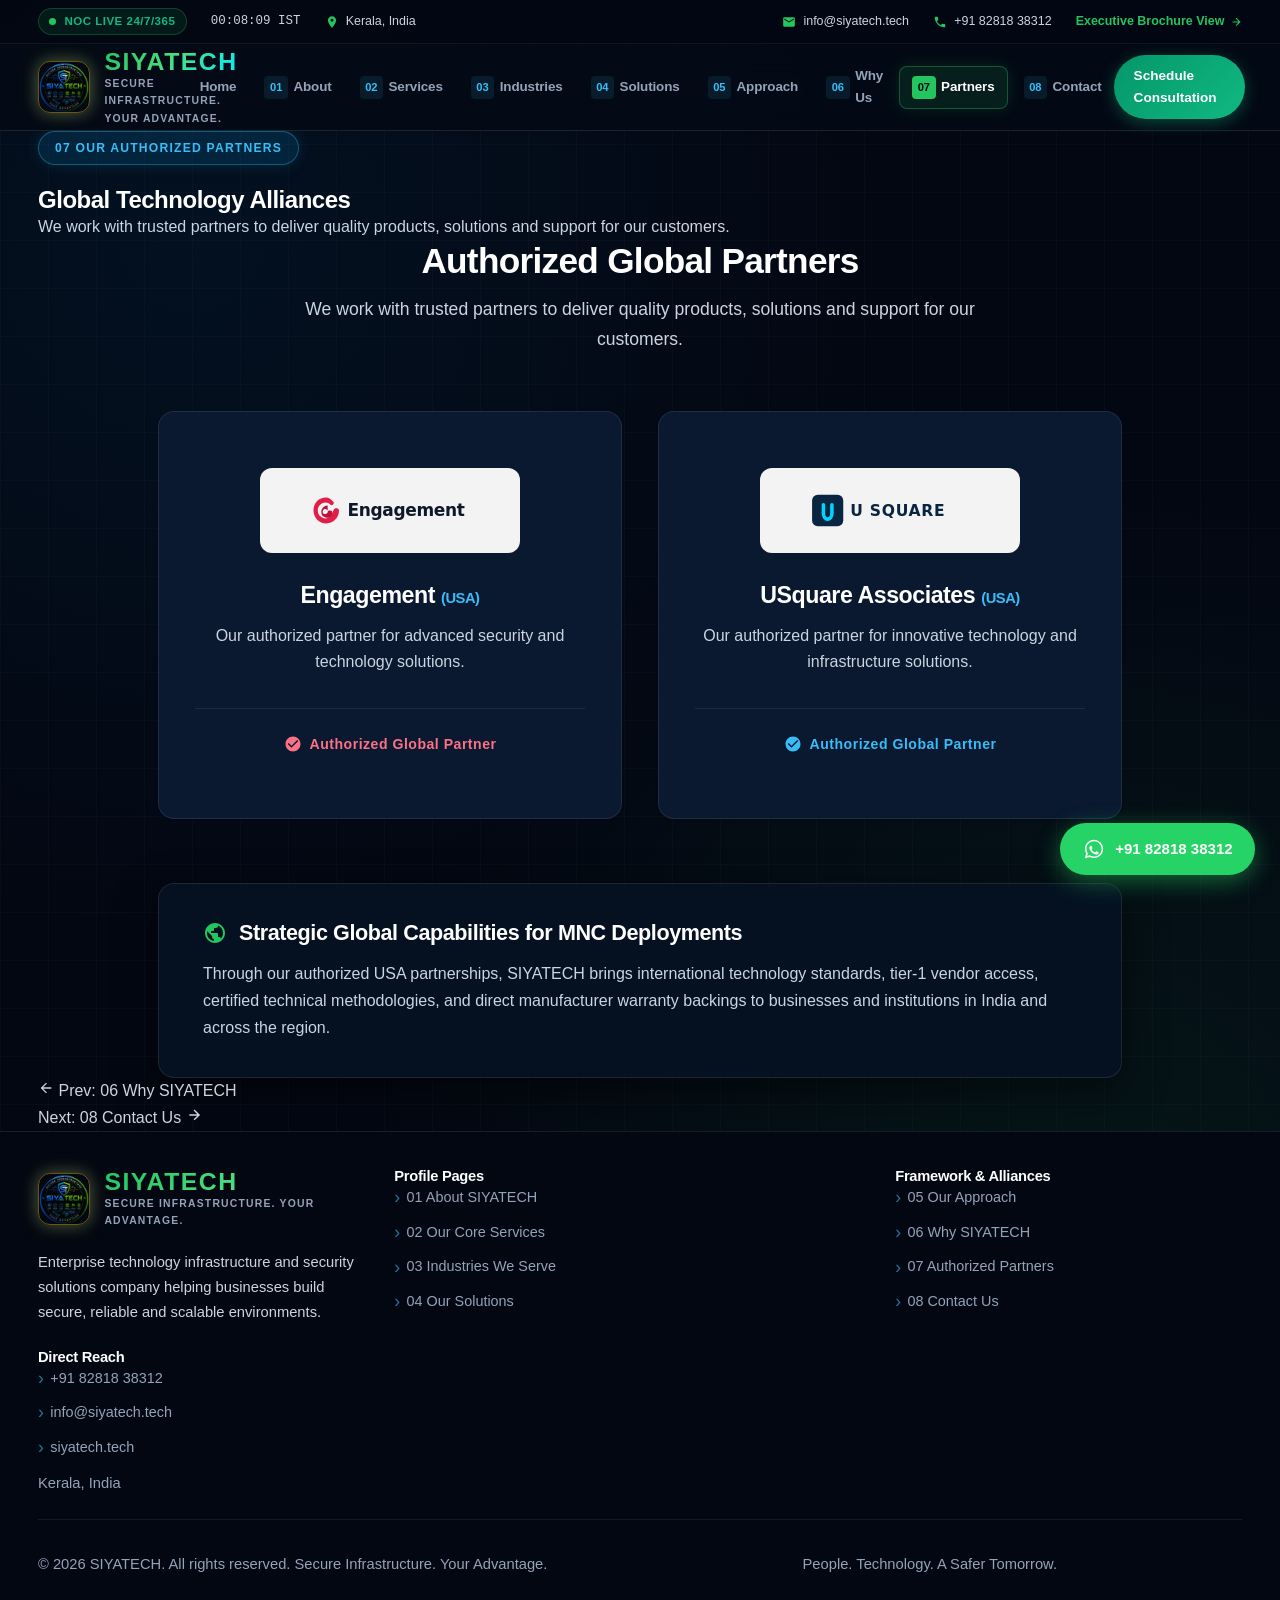
<file: partners.html>
<!DOCTYPE html>
<html lang="en">
<head>
  <meta charset="UTF-8">
  <meta name="viewport" content="width=device-width, initial-scale=1.0">
  <title>Authorized Partners | SIYATECH</title>
  <meta name="description" content="We work with trusted partners to deliver quality products, solutions and support for our customers. Engagement (USA) and USquare Associates (USA).">
  
  <!-- Security Headers (Client-Side Defense-in-Depth: CWE-693, CWE-1021, CWE-79) -->
  <meta http-equiv="Content-Security-Policy" content="default-src 'self'; script-src 'self' 'unsafe-inline' https://api.web3forms.com; style-src 'self' 'unsafe-inline'; img-src 'self' data: https:; connect-src 'self' https://api.web3forms.com; font-src 'self'; frame-ancestors 'none'; base-uri 'self'; form-action 'self' https://api.web3forms.com;">
  <meta http-equiv="X-Frame-Options" content="DENY">
  <meta http-equiv="X-Content-Type-Options" content="nosniff">
  <meta name="referrer" content="strict-origin-when-cross-origin">
  <meta http-equiv="Permissions-Policy" content="camera=(), microphone=(), geolocation=(), payment=()">

  <link rel="stylesheet" href="css/style.css?v=4.1">
  <link rel="icon" type="image/png" href="assets/images/company_logo_circle.png">
</head>
<body class="tech-grid-bg">

  <!-- Top Enterprise Status Bar -->
  <div class="top-bar">
    <div class="container top-bar-inner">
      <div class="top-bar-left">
        <span class="noc-live-badge">
          <span class="pulse-dot"></span>
          <span>NOC LIVE 24/7/365</span>
        </span>
        <span class="top-bar-item mono-font" id="liveNocClock">00:00:00 IST</span>
        <span class="top-bar-item">
          <svg viewBox="0 0 24 24"><path d="M12 2C8.13 2 5 5.13 5 9c0 5.25 7 13 7 13s7-7.75 7-13c0-3.87-3.13-7-7-7zm0 9.5c-1.38 0-2.5-1.12-2.5-2.5s1.12-2.5 2.5-2.5 2.5 1.12 2.5 2.5-1.12 2.5-2.5 2.5z"/></svg>
          Kerala, India
        </span>
      </div>
      <div class="top-bar-right">
        <span class="top-bar-item">
          <svg viewBox="0 0 24 24"><path d="M20 4H4c-1.1 0-1.99.9-1.99 2L2 18c0 1.1.9 2 2 2h16c1.1 0 2-.9 2-2V6c0-1.1-.9-2-2-2zm0 4l-8 5-8-5V6l8 5 8-5v2z"/></svg>
          <a href="mailto:info@siyatech.tech">info@siyatech.tech</a>
        </span>
        <span class="top-bar-item">
          <svg viewBox="0 0 24 24"><path d="M6.62 10.79c1.44 2.83 3.76 5.14 6.59 6.59l2.2-2.2c.27-.27.67-.36 1.02-.24 1.12.37 2.33.57 3.57.57.55 0 1 .45 1 1V20c0 .55-.45 1-1 1-9.39 0-17-7.61-17-17 0-.55.45-1 1-1h3.5c.55 0 1 .45 1 1 0 1.25.2 2.45.57 3.57.11.35.03.74-.25 1.02l-2.2 2.2z"/></svg>
          <a href="tel:+918281838312">+91 82818 38312</a>
        </span>
        <a href="overview.html" style="color: var(--color-green-neon); font-weight: 700; display: inline-flex; align-items: center; gap: 0.35rem;">
          <span>Executive Brochure View</span>
          <svg width="12" height="12" viewBox="0 0 24 24" fill="currentColor"><path d="M5 13h11.86l-5.43 5.43 1.42 1.42L21.14 12l-8.29-8.29-1.42 1.42L16.86 11H5v2z"/></svg>
        </a>
      </div>
    </div>
  </div>

  <!-- Header & Navigation -->
  <header class="site-header">
    <div class="container nav-container">
      <a href="index.html" class="brand-logo" title="SIYATECH Home"><img src="assets/images/company_logo_circle.png" alt="SIYATECH Official Logo" class="brand-logo-img"><div class="brand-logo-text"><span class="brand-name">SIYATECH</span><span class="brand-tagline">Secure Infrastructure. Your Advantage.</span></div></a>

      <nav class="main-nav" aria-label="Main Navigation">
        <ul class="nav-list">
          <li class="nav-item">
            <a href="index.html" class="nav-link">
              <span>Home</span>
            </a>
          </li>
          <li class="nav-item">
            <a href="about.html" class="nav-link">
              <span class="nav-num">01</span>
              <span>About</span>
            </a>
          </li>
          <li class="nav-item">
            <a href="services.html" class="nav-link">
              <span class="nav-num">02</span>
              <span>Services</span>
            </a>
          </li>
          <li class="nav-item">
            <a href="industries.html" class="nav-link">
              <span class="nav-num">03</span>
              <span>Industries</span>
            </a>
          </li>
          <li class="nav-item">
            <a href="solutions.html" class="nav-link">
              <span class="nav-num">04</span>
              <span>Solutions</span>
            </a>
          </li>
          <li class="nav-item">
            <a href="approach.html" class="nav-link">
              <span class="nav-num">05</span>
              <span>Approach</span>
            </a>
          </li>
          <li class="nav-item">
            <a href="why-us.html" class="nav-link">
              <span class="nav-num">06</span>
              <span>Why Us</span>
            </a>
          </li>
          <li class="nav-item">
            <a href="partners.html" class="nav-link active">
              <span class="nav-num">07</span>
              <span>Partners</span>
            </a>
          </li>
          <li class="nav-item">
            <a href="contact.html" class="nav-link">
              <span class="nav-num">08</span>
              <span>Contact</span>
            </a>
          </li>
        </ul>
      </nav>

      <div class="nav-actions">
        <a href="contact.html" class="btn-nav-cta">
          <span>Schedule Consultation</span>
          <svg width="14" height="14" viewBox="0 0 24 24" fill="currentColor"><path d="M5 13h11.86l-5.43 5.43 1.42 1.42L21.14 12l-8.29-8.29-1.42 1.42L16.86 11H5v2z"/></svg>
        </a>
        <button class="mobile-toggle" aria-label="Toggle Navigation Menu">☰</button>
      </div>
    </div>
  </header>

  <!-- Banner Header -->
  <section class="page-header-banner">
    <div class="container">
      <div class="page-badge-pill">07 OUR AUTHORIZED PARTNERS</div>
      <h1 class="page-title">Global Technology <span class="highlight-green">Alliances</span></h1>
      <p class="page-subtitle">We work with trusted partners to deliver quality products, solutions and support for our customers.</p>
    </div>
  </section>

  <!-- Partners Section (Exact Page 07 Layout) -->
  <main class="main-content section-padding bg-darker">
    <div class="container" style="max-width: 1020px;">

      <div style="text-align: center; margin-bottom: 3.5rem;">
        <h2 style="font-size: 2.2rem; color: var(--color-white); margin-bottom: 0.75rem;">Authorized Global Partners</h2>
        <p style="color: #cbd5e1; max-width: 680px; margin: 0 auto; font-size: 1.1rem; line-height: 1.7;">
          We work with trusted partners to deliver quality products, solutions and support for our customers.
        </p>
      </div>

      <div class="partners-cards-wrap" style="grid-template-columns: repeat(auto-fit, minmax(340px, 1fr)); gap: 2.25rem;">

        <!-- Partner 1: Engagement (USA) -->
        <div class="partner-card-box" style="padding: 3.5rem 2.25rem; background: var(--color-navy-dark); border-color: var(--color-navy-border);">
          <div class="partner-logo-holder" style="height: 85px; margin-bottom: 1.75rem; background: rgba(255, 255, 255, 0.95); padding: 0.75rem 1.5rem; border-radius: 12px; width: 100%; max-width: 260px;">
            <img src="assets/images/partner-engagement.svg" alt="Engagement (USA) Partner" style="max-height: 55px; width: auto;">
          </div>
          <h4 style="font-size: 1.45rem; margin-bottom: 0.85rem; color: var(--color-white);">
            Engagement <span style="font-size: 0.92rem; color: var(--color-blue-light); font-weight: 700;">(USA)</span>
          </h4>
          <p style="font-size: 1rem; line-height: 1.65; color: #cbd5e1;">
            Our authorized partner for advanced security and technology solutions.
          </p>
          <div style="margin-top: 2rem; padding-top: 1.5rem; border-top: 1px solid rgba(255, 255, 255, 0.08); width: 100%;">
            <span style="display: inline-flex; align-items: center; gap: 0.5rem; color: #FB7185; font-weight: 700; font-size: 0.88rem; letter-spacing: 0.5px;">
              <svg width="18" height="18" viewBox="0 0 24 24" fill="currentColor"><path d="M12 2C6.48 2 2 6.48 2 12s4.48 10 10 10 10-4.48 10-10S17.52 2 12 2zm-2 15l-5-5 1.41-1.41L10 14.17l7.59-7.59L19 8l-9 9z"/></svg>
              Authorized Global Partner
            </span>
          </div>
        </div>

        <!-- Partner 2: USquare Associates (USA) -->
        <div class="partner-card-box" style="padding: 3.5rem 2.25rem; background: var(--color-navy-dark); border-color: var(--color-navy-border);">
          <div class="partner-logo-holder" style="height: 85px; margin-bottom: 1.75rem; background: rgba(255, 255, 255, 0.95); padding: 0.75rem 1.5rem; border-radius: 12px; width: 100%; max-width: 260px;">
            <img src="assets/images/partner-usquare.svg" alt="USquare Associates (USA) Partner" style="max-height: 55px; width: auto;">
          </div>
          <h4 style="font-size: 1.45rem; margin-bottom: 0.85rem; color: var(--color-white);">
            USquare Associates <span style="font-size: 0.92rem; color: var(--color-blue-light); font-weight: 700;">(USA)</span>
          </h4>
          <p style="font-size: 1rem; line-height: 1.65; color: #cbd5e1;">
            Our authorized partner for innovative technology and infrastructure solutions.
          </p>
          <div style="margin-top: 2rem; padding-top: 1.5rem; border-top: 1px solid rgba(255, 255, 255, 0.08); width: 100%;">
            <span style="display: inline-flex; align-items: center; gap: 0.5rem; color: var(--color-blue-light); font-weight: 700; font-size: 0.88rem; letter-spacing: 0.5px;">
              <svg width="18" height="18" viewBox="0 0 24 24" fill="currentColor"><path d="M12 2C6.48 2 2 6.48 2 12s4.48 10 10 10 10-4.48 10-10S17.52 2 12 2zm-2 15l-5-5 1.41-1.41L10 14.17l7.59-7.59L19 8l-9 9z"/></svg>
              Authorized Global Partner
            </span>
          </div>
        </div>

      </div>

      <!-- Partnership Advantage Box -->
      <div style="margin-top: 4rem; background: rgba(7, 18, 36, 0.85); border-radius: 16px; border: 1px solid rgba(255, 255, 255, 0.09); padding: 2.25rem 2.75rem; box-shadow: var(--shadow-card-dark);">
        <h3 style="font-size: 1.35rem; color: var(--color-white); margin-bottom: 0.85rem; display: flex; align-items: center; gap: 0.75rem;">
          <svg width="24" height="24" viewBox="0 0 24 24" fill="var(--color-green-neon)"><path d="M12 2C6.48 2 2 6.48 2 12s4.48 10 10 10 10-4.48 10-10S17.52 2 12 2zm-1 17.93c-3.95-.49-7-3.85-7-7.93 0-.62.08-1.21.21-1.79L9 15v1c0 1.1.9 2 2 2v1.93zm6.9-2.54c-.26-.81-1-1.39-1.9-1.39h-1v-3c0-.55-.45-1-1-1H8v-2h2c.55 0 1-.45 1-1V7h2c1.1 0 2-.9 2-2v-.41c2.93 1.19 5 4.06 5 7.41 0 2.08-.8 3.97-2.1 5.4z"/></svg>
          Strategic Global Capabilities for MNC Deployments
        </h3>
        <p style="color: #cbd5e1; font-size: 1rem; line-height: 1.7;">
          Through our authorized USA partnerships, SIYATECH brings international technology standards, tier-1 vendor access, certified technical methodologies, and direct manufacturer warranty backings to businesses and institutions in India and across the region.
        </p>
      </div>

    </div>
  </main>

  <!-- Page Navigation Bar -->
  <div class="page-navigator-bar">
    <div class="container page-nav-inner">
      <a href="why-us.html" class="page-nav-btn page-nav-prev">
        <svg width="16" height="16" viewBox="0 0 24 24" fill="currentColor"><path d="M20 11H7.83l5.59-5.59L12 4l-8 8 8 8 1.41-1.41L7.83 13H20v-2z"/></svg>
        <span>Prev: 06 Why SIYATECH</span>
      </a>

      <div class="page-indicator-dots">
        <a href="index.html" class="page-dot" title="Cover"></a>
        <a href="about.html" class="page-dot" title="01 About"></a>
        <a href="services.html" class="page-dot" title="02 Services"></a>
        <a href="industries.html" class="page-dot" title="03 Industries"></a>
        <a href="solutions.html" class="page-dot" title="04 Solutions"></a>
        <a href="approach.html" class="page-dot" title="05 Approach"></a>
        <a href="why-us.html" class="page-dot" title="06 Why Us"></a>
        <a href="partners.html" class="page-dot active" title="07 Partners"></a>
        <a href="contact.html" class="page-dot" title="08 Contact"></a>
      </div>

      <a href="contact.html" class="page-nav-btn page-nav-next">
        <span>Next: 08 Contact Us</span>
        <svg width="16" height="16" viewBox="0 0 24 24" fill="currentColor"><path d="M5 13h11.86l-5.43 5.43 1.42 1.42L21.14 12l-8.29-8.29-1.42 1.42L16.86 11H5v2z"/></svg>
      </a>
    </div>
  </div>

  <!-- Footer -->
  <footer class="site-footer">
    <div class="container">
      <div class="footer-top-grid">
        <div class="footer-brand">
          <a href="index.html" class="brand-logo"><img src="assets/images/company_logo_circle.png" alt="SIYATECH Logo" class="brand-logo-img"><div class="brand-logo-text"><span class="brand-name">SIYATECH</span><span class="brand-tagline">Secure Infrastructure. Your Advantage.</span></div></a>
          <p>Enterprise technology infrastructure and security solutions company helping businesses build secure, reliable and scalable environments.</p>
        </div>
        <div class="footer-col">
          <h4>Profile Pages</h4>
          <ul class="footer-links-list">
            <li><a href="about.html">01 About SIYATECH</a></li>
            <li><a href="services.html">02 Our Core Services</a></li>
            <li><a href="industries.html">03 Industries We Serve</a></li>
            <li><a href="solutions.html">04 Our Solutions</a></li>
          </ul>
        </div>
        <div class="footer-col">
          <h4>Framework &amp; Alliances</h4>
          <ul class="footer-links-list">
            <li><a href="approach.html">05 Our Approach</a></li>
            <li><a href="why-us.html">06 Why SIYATECH</a></li>
            <li><a href="partners.html">07 Authorized Partners</a></li>
            <li><a href="contact.html">08 Contact Us</a></li>
          </ul>
        </div>
        <div class="footer-col">
          <h4>Direct Reach</h4>
          <ul class="footer-links-list">
            <li><a href="tel:+918281838312">+91 82818 38312</a></li>
            <li><a href="mailto:info@siyatech.tech">info@siyatech.tech</a></li>
            <li><a href="https://siyatech.tech" target="_blank" rel="noopener noreferrer">siyatech.tech</a></li>
            <li><span>Kerala, India</span></li>
          </ul>
        </div>
      </div>
      <div class="footer-bottom-bar">
        <p>&copy; 2026 SIYATECH. All rights reserved. Secure Infrastructure. Your Advantage.</p>
        <p>People. Technology. A Safer Tomorrow.</p>
      </div>
    </div>
  </footer>

  <!-- Floating Call / WhatsApp Button -->
  <a href="https://wa.me/918281838312" target="_blank" rel="noopener noreferrer" class="floating-contact-btn" title="Chat with SIYATECH">
    <svg viewBox="0 0 24 24"><path d="M12.04 2c-5.46 0-9.91 4.45-9.91 9.91 0 1.75.46 3.45 1.32 4.95L2.05 22l5.25-1.38c1.45.79 3.08 1.21 4.74 1.21 5.46 0 9.91-4.45 9.91-9.91 0-2.65-1.03-5.14-2.9-7.01A9.816 9.816 0 0 0 12.04 2m.01 1.67c2.2 0 4.26.86 5.82 2.42a8.225 8.225 0 0 1 2.41 5.83c0 4.54-3.7 8.24-8.24 8.24-1.48 0-2.93-.4-4.2-1.15l-.3-.18-3.12.82.83-3.04-.2-.31a8.196 8.196 0 0 1-1.26-4.38c0-4.54 3.7-8.24 8.24-8.24m4.52 11.63c-.25-.13-1.47-.72-1.7-.81-.23-.08-.39-.13-.56.13-.17.25-.64.81-.79.97-.14.17-.29.19-.54.06-.25-.13-1.06-.39-2.02-1.25-.75-.67-1.26-1.5-1.4-1.75-.15-.25-.02-.39.11-.51.11-.11.25-.29.37-.44.13-.14.17-.25.25-.42.08-.17.04-.31-.02-.44-.06-.13-.56-1.34-.76-1.84-.2-.48-.41-.42-.56-.43h-.48c-.17 0-.44.06-.67.31-.23.25-.88.86-.88 2.1 0 1.24.9 2.44 1.03 2.61.13.17 1.77 2.7 4.29 3.78.6.26 1.07.41 1.43.53.6.19 1.15.16 1.58.1.48-.07 1.47-.6 1.68-1.18.21-.58.21-1.07.15-1.18-.07-.12-.23-.19-.48-.31z"/></svg>
    <span>+91 82818 38312</span>
  </a>

  <script src="js/main.js"></script>
</body>
</html>
</file>
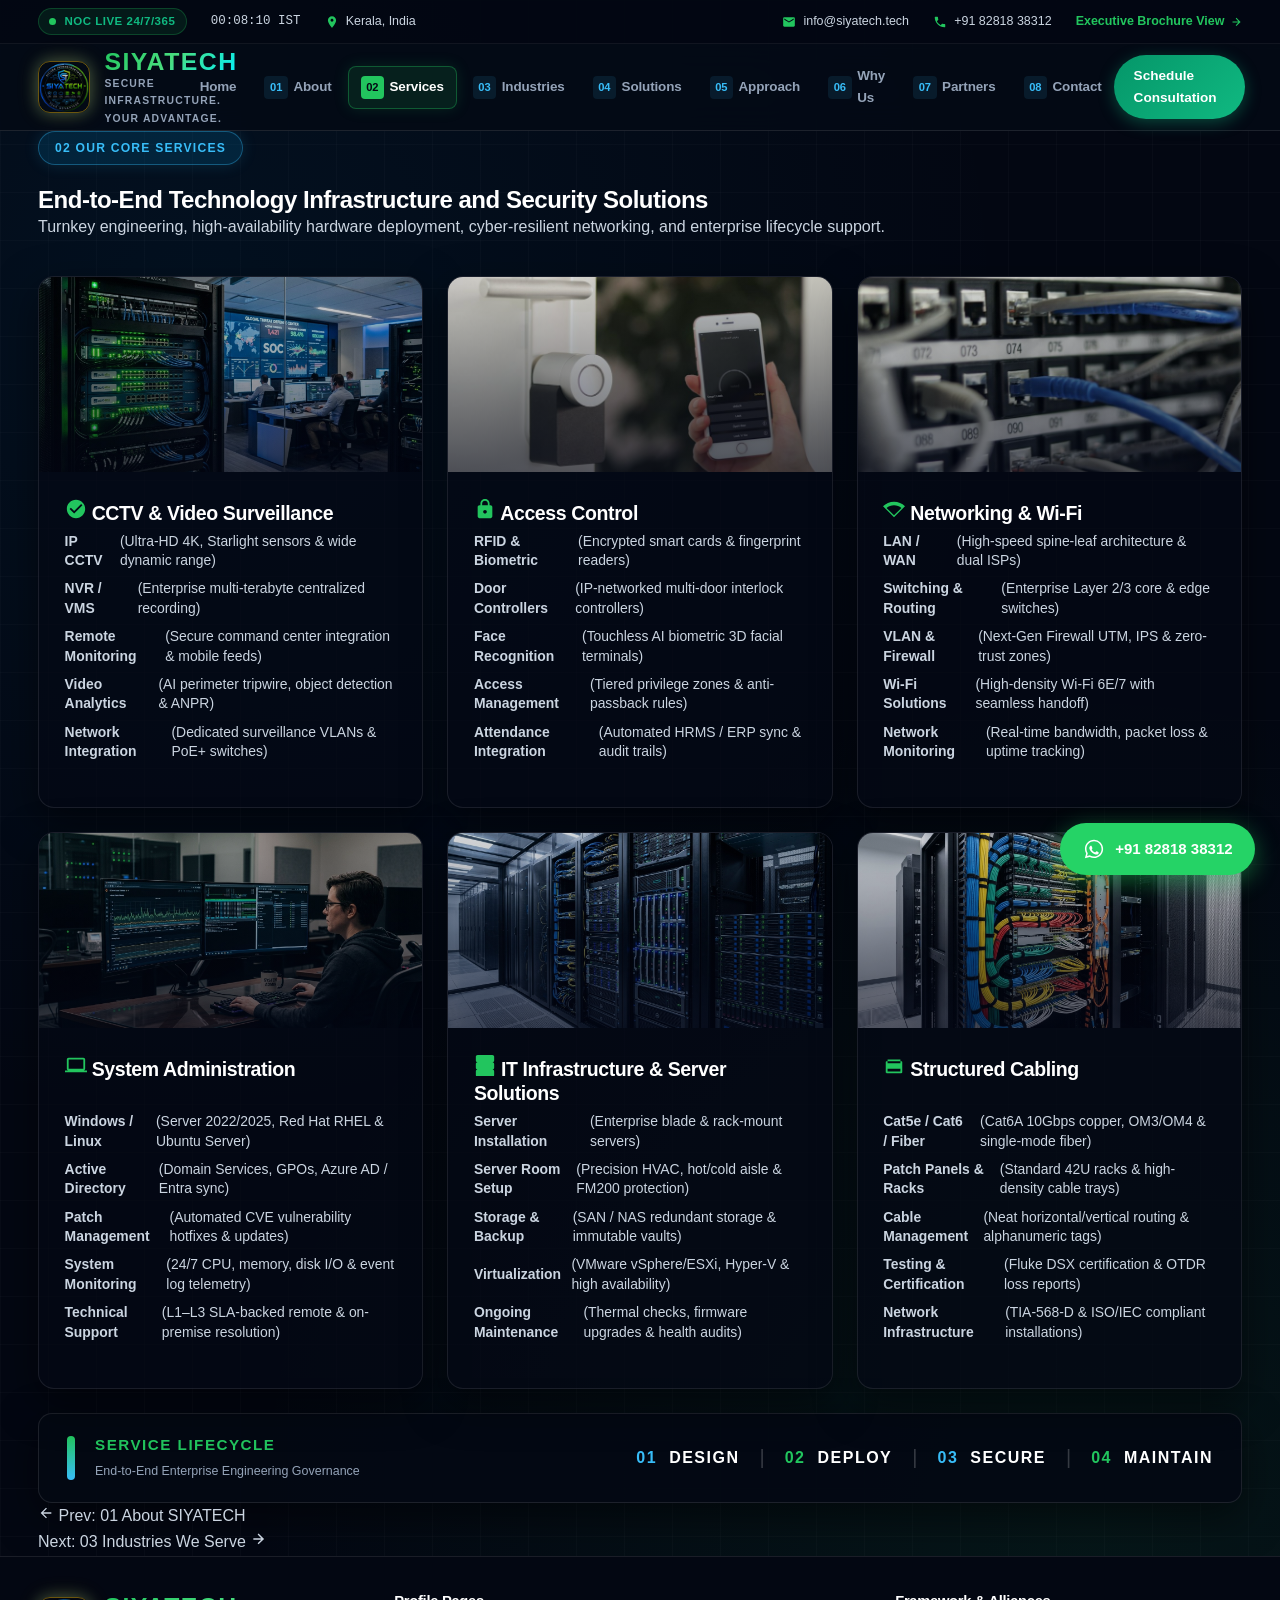
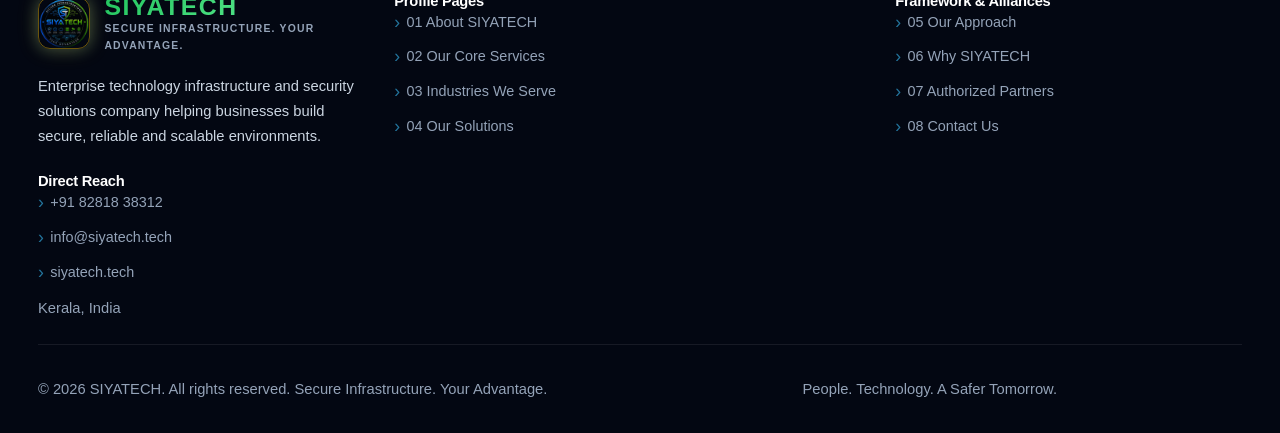
<file: services.html>
<!DOCTYPE html>
<html lang="en">
<head>
  <meta charset="UTF-8">
  <meta name="viewport" content="width=device-width, initial-scale=1.0">
  <title>Our Core Services | SIYATECH</title>
  <meta name="description" content="End-to-End Technology Infrastructure and Security Solutions for Enterprises and MNCs. CCTV AI Analytics, Access Control, Networking, System Administration, Servers, Structured Cabling.">
  
  <!-- Security Headers (Client-Side Defense-in-Depth: CWE-693, CWE-1021, CWE-79) -->
  <meta http-equiv="Content-Security-Policy" content="default-src 'self'; script-src 'self' 'unsafe-inline' https://api.web3forms.com; style-src 'self' 'unsafe-inline'; img-src 'self' data: https:; connect-src 'self' https://api.web3forms.com; font-src 'self'; frame-ancestors 'none'; base-uri 'self'; form-action 'self' https://api.web3forms.com;">
  <meta http-equiv="X-Frame-Options" content="DENY">
  <meta http-equiv="X-Content-Type-Options" content="nosniff">
  <meta name="referrer" content="strict-origin-when-cross-origin">
  <meta http-equiv="Permissions-Policy" content="camera=(), microphone=(), geolocation=(), payment=()">

  <link rel="stylesheet" href="css/style.css?v=4.1">
  <link rel="icon" type="image/png" href="assets/images/company_logo_circle.png">
</head>
<body class="tech-grid-bg">

  <!-- Top Enterprise Status Bar -->
  <div class="top-bar">
    <div class="container top-bar-inner">
      <div class="top-bar-left">
        <span class="noc-live-badge">
          <span class="pulse-dot"></span>
          <span>NOC LIVE 24/7/365</span>
        </span>
        <span class="top-bar-item mono-font" id="liveNocClock">00:00:00 IST</span>
        <span class="top-bar-item">
          <svg viewBox="0 0 24 24"><path d="M12 2C8.13 2 5 5.13 5 9c0 5.25 7 13 7 13s7-7.75 7-13c0-3.87-3.13-7-7-7zm0 9.5c-1.38 0-2.5-1.12-2.5-2.5s1.12-2.5 2.5-2.5 2.5 1.12 2.5 2.5-1.12 2.5-2.5 2.5z"/></svg>
          Kerala, India
        </span>
      </div>
      <div class="top-bar-right">
        <span class="top-bar-item">
          <svg viewBox="0 0 24 24"><path d="M20 4H4c-1.1 0-1.99.9-1.99 2L2 18c0 1.1.9 2 2 2h16c1.1 0 2-.9 2-2V6c0-1.1-.9-2-2-2zm0 4l-8 5-8-5V6l8 5 8-5v2z"/></svg>
          <a href="mailto:info@siyatech.tech">info@siyatech.tech</a>
        </span>
        <span class="top-bar-item">
          <svg viewBox="0 0 24 24"><path d="M6.62 10.79c1.44 2.83 3.76 5.14 6.59 6.59l2.2-2.2c.27-.27.67-.36 1.02-.24 1.12.37 2.33.57 3.57.57.55 0 1 .45 1 1V20c0 .55-.45 1-1 1-9.39 0-17-7.61-17-17 0-.55.45-1 1-1h3.5c.55 0 1 .45 1 1 0 1.25.2 2.45.57 3.57.11.35.03.74-.25 1.02l-2.2 2.2z"/></svg>
          <a href="tel:+918281838312">+91 82818 38312</a>
        </span>
        <a href="overview.html" style="color: var(--color-green-neon); font-weight: 700; display: inline-flex; align-items: center; gap: 0.35rem;">
          <span>Executive Brochure View</span>
          <svg width="12" height="12" viewBox="0 0 24 24" fill="currentColor"><path d="M5 13h11.86l-5.43 5.43 1.42 1.42L21.14 12l-8.29-8.29-1.42 1.42L16.86 11H5v2z"/></svg>
        </a>
      </div>
    </div>
  </div>

  <!-- Header & Navigation -->
  <header class="site-header">
    <div class="container nav-container">
      <a href="index.html" class="brand-logo" title="SIYATECH Home"><img src="assets/images/company_logo_circle.png" alt="SIYATECH Official Logo" class="brand-logo-img"><div class="brand-logo-text"><span class="brand-name">SIYATECH</span><span class="brand-tagline">Secure Infrastructure. Your Advantage.</span></div></a>

      <nav class="main-nav" aria-label="Main Navigation">
        <ul class="nav-list">
          <li class="nav-item">
            <a href="index.html" class="nav-link">
              <span>Home</span>
            </a>
          </li>
          <li class="nav-item">
            <a href="about.html" class="nav-link">
              <span class="nav-num">01</span>
              <span>About</span>
            </a>
          </li>
          <li class="nav-item">
            <a href="services.html" class="nav-link active">
              <span class="nav-num">02</span>
              <span>Services</span>
            </a>
          </li>
          <li class="nav-item">
            <a href="industries.html" class="nav-link">
              <span class="nav-num">03</span>
              <span>Industries</span>
            </a>
          </li>
          <li class="nav-item">
            <a href="solutions.html" class="nav-link">
              <span class="nav-num">04</span>
              <span>Solutions</span>
            </a>
          </li>
          <li class="nav-item">
            <a href="approach.html" class="nav-link">
              <span class="nav-num">05</span>
              <span>Approach</span>
            </a>
          </li>
          <li class="nav-item">
            <a href="why-us.html" class="nav-link">
              <span class="nav-num">06</span>
              <span>Why Us</span>
            </a>
          </li>
          <li class="nav-item">
            <a href="partners.html" class="nav-link">
              <span class="nav-num">07</span>
              <span>Partners</span>
            </a>
          </li>
          <li class="nav-item">
            <a href="contact.html" class="nav-link">
              <span class="nav-num">08</span>
              <span>Contact</span>
            </a>
          </li>
        </ul>
      </nav>

      <div class="nav-actions">
        <a href="contact.html" class="btn-nav-cta">
          <span>Schedule Consultation</span>
          <svg width="14" height="14" viewBox="0 0 24 24" fill="currentColor"><path d="M5 13h11.86l-5.43 5.43 1.42 1.42L21.14 12l-8.29-8.29-1.42 1.42L16.86 11H5v2z"/></svg>
        </a>
        <button class="mobile-toggle" aria-label="Toggle Navigation Menu">☰</button>
      </div>
    </div>
  </header>

  <!-- Banner Header -->
  <section class="page-header-banner">
    <div class="container">
      <div class="page-badge-pill">02 OUR CORE SERVICES</div>
      <h1 class="page-title">End-to-End Technology Infrastructure and <span class="highlight-green">Security Solutions</span></h1>
      <p class="page-subtitle">Turnkey engineering, high-availability hardware deployment, cyber-resilient networking, and enterprise lifecycle support.</p>
    </div>
  </section>

  <!-- Services Grid (Exact Page 02 Layout) -->
  <main class="main-content section-padding bg-darkest">
    <div class="container">

      <div class="services-grid-6">

        <!-- 1. CCTV & Video Surveillance -->
        <div class="service-card">
          <div class="service-img-wrap">
            <img src="assets/images/service_cctv.jpg" alt="CCTV & Video Surveillance">
          </div>
          <div class="service-card-body">
            <h3 class="service-card-title">
              <svg width="22" height="22" viewBox="0 0 24 24" fill="var(--color-green-neon)"><path d="M12 2C6.48 2 2 6.48 2 12s4.48 10 10 10 10-4.48 10-10S17.52 2 12 2zm-2 15l-5-5 1.41-1.41L10 14.17l7.59-7.59L19 8l-9 9z"/></svg>
              CCTV &amp; Video Surveillance
            </h3>
            <ul class="service-feature-bullets">
              <li><strong>IP CCTV</strong> (Ultra-HD 4K, Starlight sensors &amp; wide dynamic range)</li>
              <li><strong>NVR / VMS</strong> (Enterprise multi-terabyte centralized recording)</li>
              <li><strong>Remote Monitoring</strong> (Secure command center integration &amp; mobile feeds)</li>
              <li><strong>Video Analytics</strong> (AI perimeter tripwire, object detection &amp; ANPR)</li>
              <li><strong>Network Integration</strong> (Dedicated surveillance VLANs &amp; PoE+ switches)</li>
            </ul>
          </div>
        </div>

        <!-- 2. Access Control -->
        <div class="service-card">
          <div class="service-img-wrap">
            <img src="assets/images/service_access.jpg" alt="Access Control Systems">
          </div>
          <div class="service-card-body">
            <h3 class="service-card-title">
              <svg width="22" height="22" viewBox="0 0 24 24" fill="var(--color-green-neon)"><path d="M18 8h-1V6c0-2.76-2.24-5-5-5S7 3.24 7 6v2H6c-1.1 0-2 .9-2 2v10c0 1.1.9 2 2 2h12c1.1 0 2-.9 2-2V10c0-1.1-.9-2-2-2zm-6 9c-1.1 0-2-.9-2-2s.9-2 2-2 2 .9 2 2-.9 2-2 2zm3.1-9H8.9V6c0-1.71 1.39-3.1 3.1-3.1 1.71 0 3.1 1.39 3.1 3.1v2z"/></svg>
              Access Control
            </h3>
            <ul class="service-feature-bullets">
              <li><strong>RFID &amp; Biometric</strong> (Encrypted smart cards &amp; fingerprint readers)</li>
              <li><strong>Door Controllers</strong> (IP-networked multi-door interlock controllers)</li>
              <li><strong>Face Recognition</strong> (Touchless AI biometric 3D facial terminals)</li>
              <li><strong>Access Management</strong> (Tiered privilege zones &amp; anti-passback rules)</li>
              <li><strong>Attendance Integration</strong> (Automated HRMS / ERP sync &amp; audit trails)</li>
            </ul>
          </div>
        </div>

        <!-- 3. Networking & Wi-Fi -->
        <div class="service-card">
          <div class="service-img-wrap">
            <img src="assets/images/service_network.jpg" alt="Networking and Wi-Fi Solutions">
          </div>
          <div class="service-card-body">
            <h3 class="service-card-title">
              <svg width="22" height="22" viewBox="0 0 24 24" fill="var(--color-green-neon)"><path d="M12 4C7.31 4 3.07 5.9 0 8.98L12 21 24 8.98A16.88 16.88 0 0 0 12 4zm0 4c3.08 0 5.9 1.12 8.1 3L12 18.9 3.9 11C6.1 9.12 8.92 8 12 8z"/></svg>
              Networking &amp; Wi-Fi
            </h3>
            <ul class="service-feature-bullets">
              <li><strong>LAN / WAN</strong> (High-speed spine-leaf architecture &amp; dual ISPs)</li>
              <li><strong>Switching &amp; Routing</strong> (Enterprise Layer 2/3 core &amp; edge switches)</li>
              <li><strong>VLAN &amp; Firewall</strong> (Next-Gen Firewall UTM, IPS &amp; zero-trust zones)</li>
              <li><strong>Wi-Fi Solutions</strong> (High-density Wi-Fi 6E/7 with seamless handoff)</li>
              <li><strong>Network Monitoring</strong> (Real-time bandwidth, packet loss &amp; uptime tracking)</li>
            </ul>
          </div>
        </div>

        <!-- 4. System Administration -->
        <div class="service-card">
          <div class="service-img-wrap">
            <img src="assets/images/service_sysadmin.jpg" alt="System Administration">
          </div>
          <div class="service-card-body">
            <h3 class="service-card-title">
              <svg width="22" height="22" viewBox="0 0 24 24" fill="var(--color-green-neon)"><path d="M20 18c1.1 0 1.99-.9 1.99-2L22 6c0-1.1-.9-2-2-2H4c-1.1 0-2 .9-2 2v10c0 1.1.9 2 2 2H0v2h24v-2h-4zM4 6h16v10H4V6z"/></svg>
              System Administration
            </h3>
            <ul class="service-feature-bullets">
              <li><strong>Windows / Linux</strong> (Server 2022/2025, Red Hat RHEL &amp; Ubuntu Server)</li>
              <li><strong>Active Directory</strong> (Domain Services, GPOs, Azure AD / Entra sync)</li>
              <li><strong>Patch Management</strong> (Automated CVE vulnerability hotfixes &amp; updates)</li>
              <li><strong>System Monitoring</strong> (24/7 CPU, memory, disk I/O &amp; event log telemetry)</li>
              <li><strong>Technical Support</strong> (L1–L3 SLA-backed remote &amp; on-premise resolution)</li>
            </ul>
          </div>
        </div>

        <!-- 5. IT Infrastructure & Server Solutions -->
        <div class="service-card">
          <div class="service-img-wrap">
            <img src="assets/images/service_servers.jpg" alt="IT Infrastructure & Server Solutions">
          </div>
          <div class="service-card-body">
            <h3 class="service-card-title">
              <svg width="22" height="22" viewBox="0 0 24 24" fill="var(--color-green-neon)"><path d="M4 1h16c1.1 0 2 .9 2 2v4c0 1.1-.9 2-2 2H4c-1.1 0-2-.9-2-2V3c0-1.1.9-2 2-2zm0 8h16c1.1 0 2 .9 2 2v4c0 1.1-.9 2-2 2H4c-1.1 0-2-.9-2-2v-4c0-1.1.9-2 2-2zm0 8h16c1.1 0 2 .9 2 2v4c0 1.1-.9 2-2 2H4c-1.1 0-2-.9-2-2v-4c0-1.1.9-2 2-2z"/></svg>
              IT Infrastructure &amp; Server Solutions
            </h3>
            <ul class="service-feature-bullets">
              <li><strong>Server Installation</strong> (Enterprise blade &amp; rack-mount servers)</li>
              <li><strong>Server Room Setup</strong> (Precision HVAC, hot/cold aisle &amp; FM200 protection)</li>
              <li><strong>Storage &amp; Backup</strong> (SAN / NAS redundant storage &amp; immutable vaults)</li>
              <li><strong>Virtualization</strong> (VMware vSphere/ESXi, Hyper-V &amp; high availability)</li>
              <li><strong>Ongoing Maintenance</strong> (Thermal checks, firmware upgrades &amp; health audits)</li>
            </ul>
          </div>
        </div>

        <!-- 6. Structured Cabling -->
        <div class="service-card">
          <div class="service-img-wrap">
            <img src="assets/images/service_cabling.jpg" alt="Structured Cabling">
          </div>
          <div class="service-card-body">
            <h3 class="service-card-title">
              <svg width="22" height="22" viewBox="0 0 24 24" fill="var(--color-green-neon)"><path d="M19 15v4H5v-4h14m1-2H4c-.55 0-1 .45-1 1v6c0 .55.45 1 1 1h16c.55 0 1-.45 1-1v-6c0-.55-.45-1-1-1zM5 10V6h14v4H5m15-2H4c-.55 0-1 .45-1 1v6c0 .55.45 1 1 1h16c.55 0 1-.45 1-1V9c0-.55-.45-1-1-1z"/></svg>
              Structured Cabling
            </h3>
            <ul class="service-feature-bullets">
              <li><strong>Cat5e / Cat6 / Fiber</strong> (Cat6A 10Gbps copper, OM3/OM4 &amp; single-mode fiber)</li>
              <li><strong>Patch Panels &amp; Racks</strong> (Standard 42U racks &amp; high-density cable trays)</li>
              <li><strong>Cable Management</strong> (Neat horizontal/vertical routing &amp; alphanumeric tags)</li>
              <li><strong>Testing &amp; Certification</strong> (Fluke DSX certification &amp; OTDR loss reports)</li>
              <li><strong>Network Infrastructure</strong> (TIA-568-D &amp; ISO/IEC compliant installations)</li>
            </ul>
          </div>
        </div>

      </div>

      <!-- Lifecycle Ribbon from Page 02 -->
      <div class="lifecycle-ribbon">
        <div style="display: flex; align-items: center; gap: 1.25rem;">
          <div class="lifecycle-accent-bar"></div>
          <div>
            <span style="font-weight: 800; font-size: 0.95rem; color: var(--color-green-neon); letter-spacing: 1.5px; text-transform: uppercase; display: block;">
              Service Lifecycle
            </span>
            <span style="font-size: 0.78rem; color: #94a3b8;">End-to-End Enterprise Engineering Governance</span>
          </div>
        </div>

        <div class="lifecycle-stages">
          <div class="lifecycle-stage"><span style="color: var(--color-blue-light);">01</span> DESIGN</div>
          <span class="lifecycle-separator">|</span>
          <div class="lifecycle-stage"><span style="color: var(--color-green-neon);">02</span> DEPLOY</div>
          <span class="lifecycle-separator">|</span>
          <div class="lifecycle-stage"><span style="color: var(--color-blue-light);">03</span> SECURE</div>
          <span class="lifecycle-separator">|</span>
          <div class="lifecycle-stage"><span style="color: var(--color-green-neon);">04</span> MAINTAIN</div>
        </div>
      </div>

    </div>
  </main>

  <!-- Page Navigation Bar -->
  <div class="page-navigator-bar">
    <div class="container page-nav-inner">
      <a href="about.html" class="page-nav-btn page-nav-prev">
        <svg width="16" height="16" viewBox="0 0 24 24" fill="currentColor"><path d="M20 11H7.83l5.59-5.59L12 4l-8 8 8 8 1.41-1.41L7.83 13H20v-2z"/></svg>
        <span>Prev: 01 About SIYATECH</span>
      </a>

      <div class="page-indicator-dots">
        <a href="index.html" class="page-dot" title="Cover"></a>
        <a href="about.html" class="page-dot" title="01 About"></a>
        <a href="services.html" class="page-dot active" title="02 Services"></a>
        <a href="industries.html" class="page-dot" title="03 Industries"></a>
        <a href="solutions.html" class="page-dot" title="04 Solutions"></a>
        <a href="approach.html" class="page-dot" title="05 Approach"></a>
        <a href="why-us.html" class="page-dot" title="06 Why Us"></a>
        <a href="partners.html" class="page-dot" title="07 Partners"></a>
        <a href="contact.html" class="page-dot" title="08 Contact"></a>
      </div>

      <a href="industries.html" class="page-nav-btn page-nav-next">
        <span>Next: 03 Industries We Serve</span>
        <svg width="16" height="16" viewBox="0 0 24 24" fill="currentColor"><path d="M5 13h11.86l-5.43 5.43 1.42 1.42L21.14 12l-8.29-8.29-1.42 1.42L16.86 11H5v2z"/></svg>
      </a>
    </div>
  </div>

  <!-- Footer -->
  <footer class="site-footer">
    <div class="container">
      <div class="footer-top-grid">
        <div class="footer-brand">
          <a href="index.html" class="brand-logo"><img src="assets/images/company_logo_circle.png" alt="SIYATECH Logo" class="brand-logo-img"><div class="brand-logo-text"><span class="brand-name">SIYATECH</span><span class="brand-tagline">Secure Infrastructure. Your Advantage.</span></div></a>
          <p>Enterprise technology infrastructure and security solutions company helping businesses build secure, reliable and scalable environments.</p>
        </div>
        <div class="footer-col">
          <h4>Profile Pages</h4>
          <ul class="footer-links-list">
            <li><a href="about.html">01 About SIYATECH</a></li>
            <li><a href="services.html">02 Our Core Services</a></li>
            <li><a href="industries.html">03 Industries We Serve</a></li>
            <li><a href="solutions.html">04 Our Solutions</a></li>
          </ul>
        </div>
        <div class="footer-col">
          <h4>Framework &amp; Alliances</h4>
          <ul class="footer-links-list">
            <li><a href="approach.html">05 Our Approach</a></li>
            <li><a href="why-us.html">06 Why SIYATECH</a></li>
            <li><a href="partners.html">07 Authorized Partners</a></li>
            <li><a href="contact.html">08 Contact Us</a></li>
          </ul>
        </div>
        <div class="footer-col">
          <h4>Direct Reach</h4>
          <ul class="footer-links-list">
            <li><a href="tel:+918281838312">+91 82818 38312</a></li>
            <li><a href="mailto:info@siyatech.tech">info@siyatech.tech</a></li>
            <li><a href="https://siyatech.tech" target="_blank" rel="noopener noreferrer">siyatech.tech</a></li>
            <li><span>Kerala, India</span></li>
          </ul>
        </div>
      </div>
      <div class="footer-bottom-bar">
        <p>&copy; 2026 SIYATECH. All rights reserved. Secure Infrastructure. Your Advantage.</p>
        <p>People. Technology. A Safer Tomorrow.</p>
      </div>
    </div>
  </footer>

  <!-- Floating Call / WhatsApp Button -->
  <a href="https://wa.me/918281838312" target="_blank" rel="noopener noreferrer" class="floating-contact-btn" title="Chat with SIYATECH">
    <svg viewBox="0 0 24 24"><path d="M12.04 2c-5.46 0-9.91 4.45-9.91 9.91 0 1.75.46 3.45 1.32 4.95L2.05 22l5.25-1.38c1.45.79 3.08 1.21 4.74 1.21 5.46 0 9.91-4.45 9.91-9.91 0-2.65-1.03-5.14-2.9-7.01A9.816 9.816 0 0 0 12.04 2m.01 1.67c2.2 0 4.26.86 5.82 2.42a8.225 8.225 0 0 1 2.41 5.83c0 4.54-3.7 8.24-8.24 8.24-1.48 0-2.93-.4-4.2-1.15l-.3-.18-3.12.82.83-3.04-.2-.31a8.196 8.196 0 0 1-1.26-4.38c0-4.54 3.7-8.24 8.24-8.24m4.52 11.63c-.25-.13-1.47-.72-1.7-.81-.23-.08-.39-.13-.56.13-.17.25-.64.81-.79.97-.14.17-.29.19-.54.06-.25-.13-1.06-.39-2.02-1.25-.75-.67-1.26-1.5-1.4-1.75-.15-.25-.02-.39.11-.51.11-.11.25-.29.37-.44.13-.14.17-.25.25-.42.08-.17.04-.31-.02-.44-.06-.13-.56-1.34-.76-1.84-.2-.48-.41-.42-.56-.43h-.48c-.17 0-.44.06-.67.31-.23.25-.88.86-.88 2.1 0 1.24.9 2.44 1.03 2.61.13.17 1.77 2.7 4.29 3.78.6.26 1.07.41 1.43.53.6.19 1.15.16 1.58.1.48-.07 1.47-.6 1.68-1.18.21-.58.21-1.07.15-1.18-.07-.12-.23-.19-.48-.31z"/></svg>
    <span>+91 82818 38312</span>
  </a>

  <script src="js/main.js"></script>
</body>
</html>
</file>
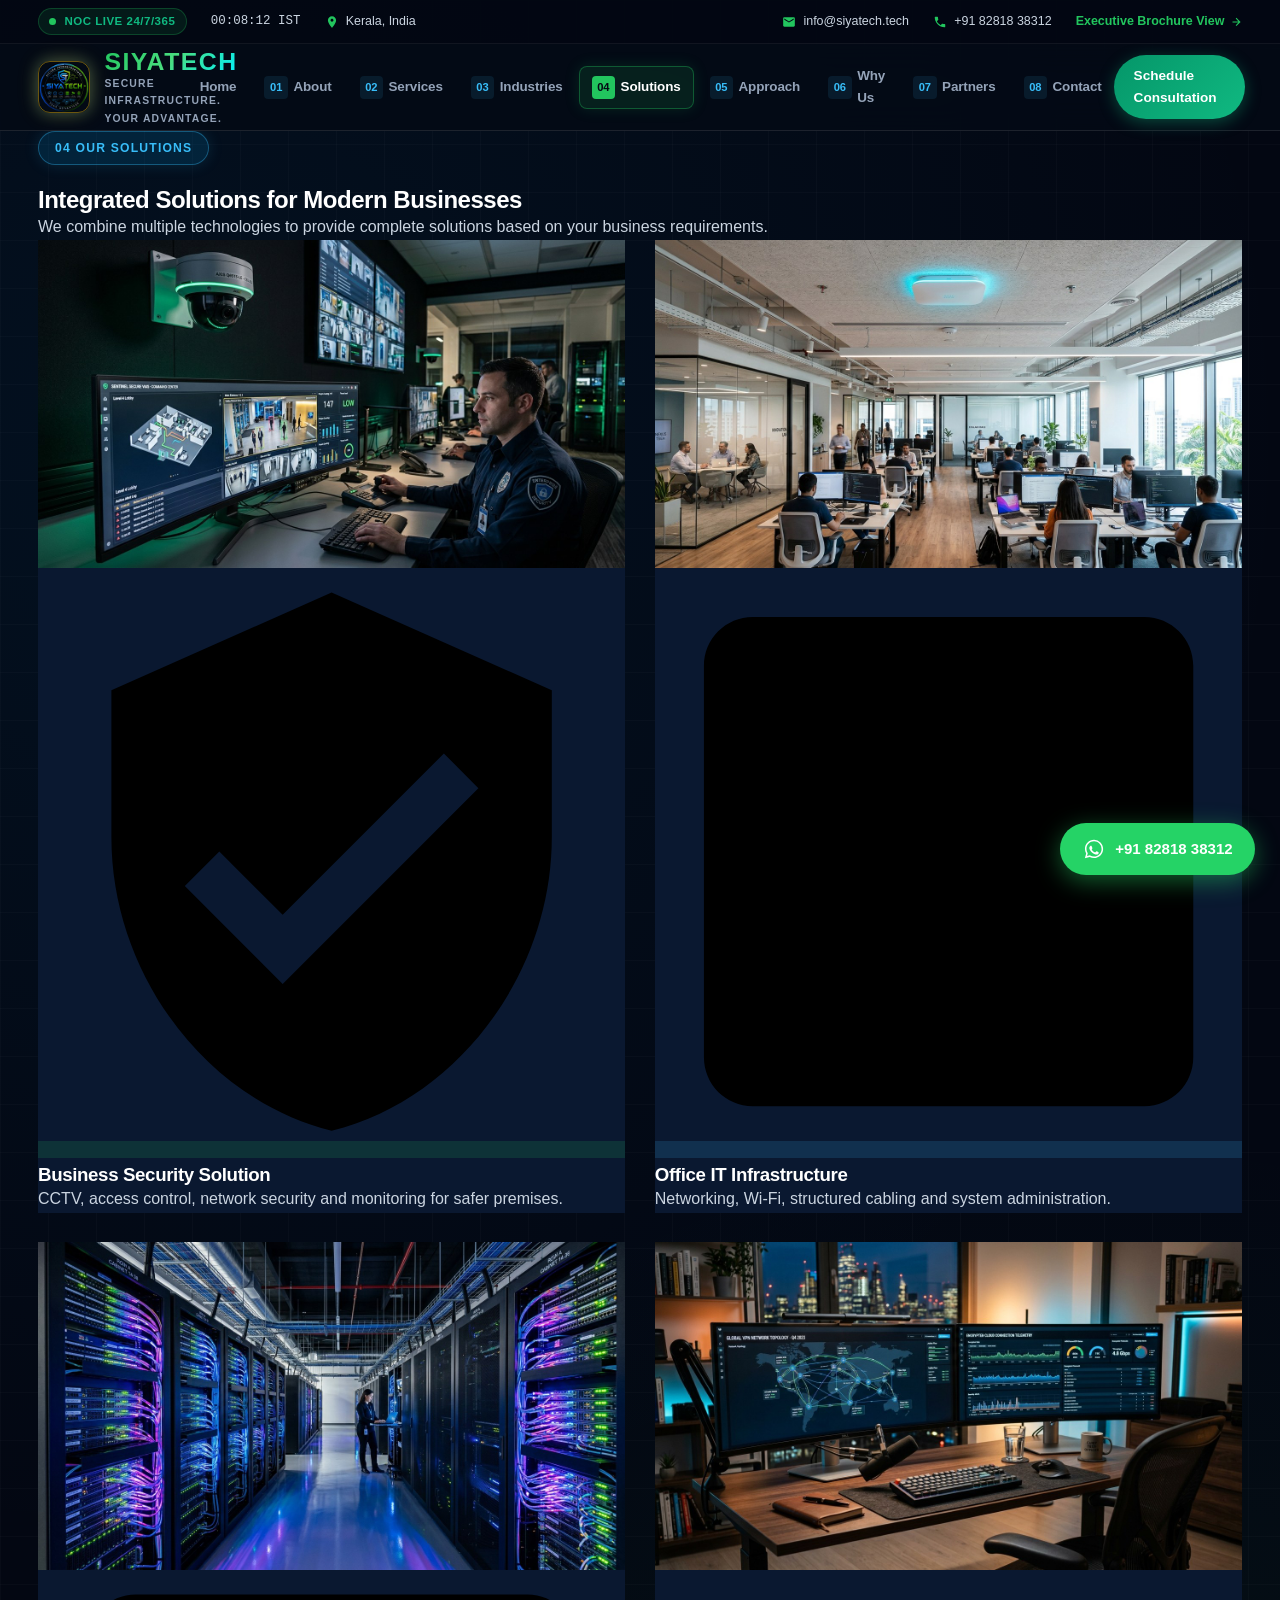
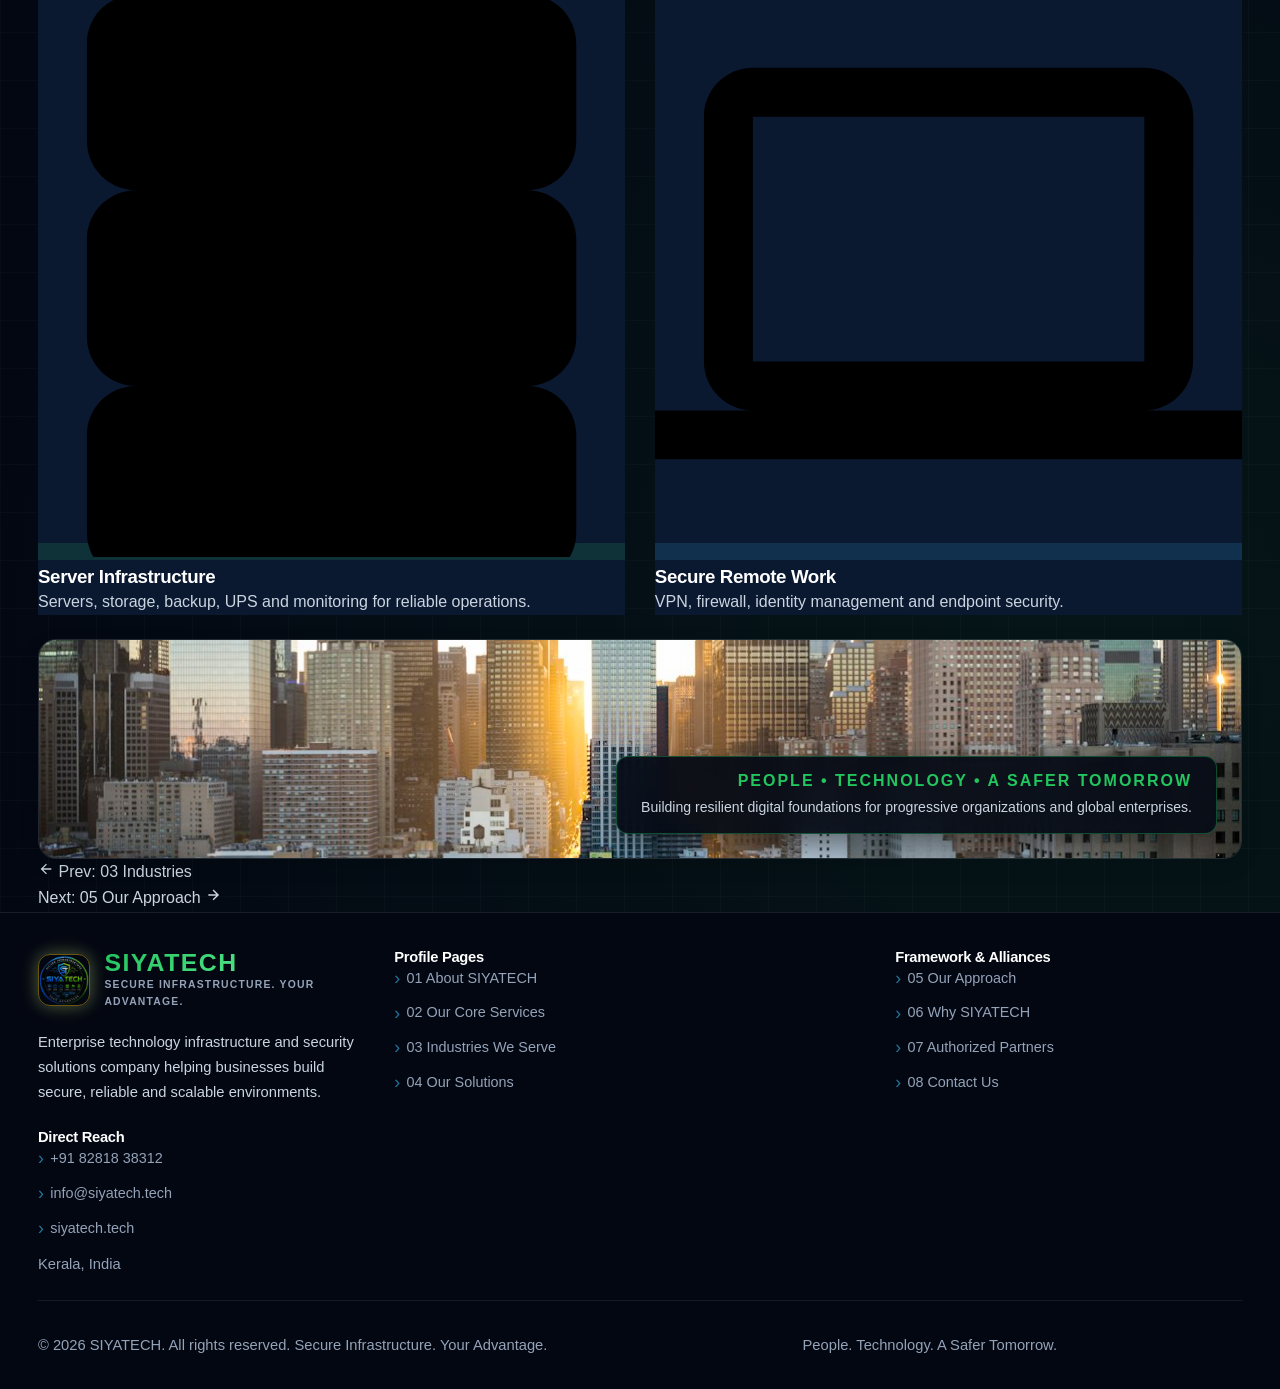
<file: solutions.html>
<!DOCTYPE html>
<html lang="en">
<head>
  <meta charset="UTF-8">
  <meta name="viewport" content="width=device-width, initial-scale=1.0">
  <title>Our Solutions | Integrated Enterprise Turnkey Architecture | SIYATECH</title>
  <meta name="description" content="Integrated Solutions for Modern Businesses. Turnkey Business Security Solution, Office IT Infrastructure, Server Infrastructure, and Secure Remote Work.">
  
  <!-- Security Headers (Client-Side Defense-in-Depth: CWE-693, CWE-1021, CWE-79) -->
  <meta http-equiv="Content-Security-Policy" content="default-src 'self'; script-src 'self' 'unsafe-inline' https://api.web3forms.com; style-src 'self' 'unsafe-inline'; img-src 'self' data: https:; connect-src 'self' https://api.web3forms.com; font-src 'self'; frame-ancestors 'none'; base-uri 'self'; form-action 'self' https://api.web3forms.com;">
  <meta http-equiv="X-Frame-Options" content="DENY">
  <meta http-equiv="X-Content-Type-Options" content="nosniff">
  <meta name="referrer" content="strict-origin-when-cross-origin">
  <meta http-equiv="Permissions-Policy" content="camera=(), microphone=(), geolocation=(), payment=()">

  <link rel="stylesheet" href="css/style.css?v=4.1">
  <link rel="icon" type="image/png" href="assets/images/company_logo_circle.png">
</head>
<body class="tech-grid-bg">

  <!-- Top Enterprise Status Bar -->
  <div class="top-bar">
    <div class="container top-bar-inner">
      <div class="top-bar-left">
        <span class="noc-live-badge">
          <span class="pulse-dot"></span>
          <span>NOC LIVE 24/7/365</span>
        </span>
        <span class="top-bar-item mono-font" id="liveNocClock">00:00:00 IST</span>
        <span class="top-bar-item">
          <svg viewBox="0 0 24 24"><path d="M12 2C8.13 2 5 5.13 5 9c0 5.25 7 13 7 13s7-7.75 7-13c0-3.87-3.13-7-7-7zm0 9.5c-1.38 0-2.5-1.12-2.5-2.5s1.12-2.5 2.5-2.5 2.5 1.12 2.5 2.5-1.12 2.5-2.5 2.5z"/></svg>
          Kerala, India
        </span>
      </div>
      <div class="top-bar-right">
        <span class="top-bar-item">
          <svg viewBox="0 0 24 24"><path d="M20 4H4c-1.1 0-1.99.9-1.99 2L2 18c0 1.1.9 2 2 2h16c1.1 0 2-.9 2-2V6c0-1.1-.9-2-2-2zm0 4l-8 5-8-5V6l8 5 8-5v2z"/></svg>
          <a href="mailto:info@siyatech.tech">info@siyatech.tech</a>
        </span>
        <span class="top-bar-item">
          <svg viewBox="0 0 24 24"><path d="M6.62 10.79c1.44 2.83 3.76 5.14 6.59 6.59l2.2-2.2c.27-.27.67-.36 1.02-.24 1.12.37 2.33.57 3.57.57.55 0 1 .45 1 1V20c0 .55-.45 1-1 1-9.39 0-17-7.61-17-17 0-.55.45-1 1-1h3.5c.55 0 1 .45 1 1 0 1.25.2 2.45.57 3.57.11.35.03.74-.25 1.02l-2.2 2.2z"/></svg>
          <a href="tel:+918281838312">+91 82818 38312</a>
        </span>
        <a href="overview.html" style="color: var(--color-green-neon); font-weight: 700; display: inline-flex; align-items: center; gap: 0.35rem;">
          <span>Executive Brochure View</span>
          <svg width="12" height="12" viewBox="0 0 24 24" fill="currentColor"><path d="M5 13h11.86l-5.43 5.43 1.42 1.42L21.14 12l-8.29-8.29-1.42 1.42L16.86 11H5v2z"/></svg>
        </a>
      </div>
    </div>
  </div>

  <!-- Header & Navigation -->
  <header class="site-header">
    <div class="container nav-container">
      <a href="index.html" class="brand-logo" title="SIYATECH Home"><img src="assets/images/company_logo_circle.png" alt="SIYATECH Official Logo" class="brand-logo-img"><div class="brand-logo-text"><span class="brand-name">SIYATECH</span><span class="brand-tagline">Secure Infrastructure. Your Advantage.</span></div></a>

      <nav class="main-nav" aria-label="Main Navigation">
        <ul class="nav-list">
          <li class="nav-item">
            <a href="index.html" class="nav-link">
              <span>Home</span>
            </a>
          </li>
          <li class="nav-item">
            <a href="about.html" class="nav-link">
              <span class="nav-num">01</span>
              <span>About</span>
            </a>
          </li>
          <li class="nav-item">
            <a href="services.html" class="nav-link">
              <span class="nav-num">02</span>
              <span>Services</span>
            </a>
          </li>
          <li class="nav-item">
            <a href="industries.html" class="nav-link">
              <span class="nav-num">03</span>
              <span>Industries</span>
            </a>
          </li>
          <li class="nav-item">
            <a href="solutions.html" class="nav-link active">
              <span class="nav-num">04</span>
              <span>Solutions</span>
            </a>
          </li>
          <li class="nav-item">
            <a href="approach.html" class="nav-link">
              <span class="nav-num">05</span>
              <span>Approach</span>
            </a>
          </li>
          <li class="nav-item">
            <a href="why-us.html" class="nav-link">
              <span class="nav-num">06</span>
              <span>Why Us</span>
            </a>
          </li>
          <li class="nav-item">
            <a href="partners.html" class="nav-link">
              <span class="nav-num">07</span>
              <span>Partners</span>
            </a>
          </li>
          <li class="nav-item">
            <a href="contact.html" class="nav-link">
              <span class="nav-num">08</span>
              <span>Contact</span>
            </a>
          </li>
        </ul>
      </nav>

      <div class="nav-actions">
        <a href="contact.html" class="btn-nav-cta">
          <span>Schedule Consultation</span>
          <svg width="14" height="14" viewBox="0 0 24 24" fill="currentColor"><path d="M5 13h11.86l-5.43 5.43 1.42 1.42L21.14 12l-8.29-8.29-1.42 1.42L16.86 11H5v2z"/></svg>
        </a>
        <button class="mobile-toggle" aria-label="Toggle Navigation Menu">☰</button>
      </div>
    </div>
  </header>

  <!-- Banner Header -->
  <section class="page-header-banner">
    <div class="container">
      <div class="page-badge-pill">04 OUR SOLUTIONS</div>
      <h1 class="page-title">Integrated Solutions for <span class="highlight-green">Modern Businesses</span></h1>
      <p class="page-subtitle">We combine multiple technologies to provide complete solutions based on your business requirements.</p>
    </div>
  </section>

  <!-- Solutions Grid (Exact Page 04 Layout) -->
  <main class="main-content section-padding bg-darker">
    <div class="container">

      <div class="solutions-grid-4">

        <!-- 1. Business Security Solution -->
        <div class="solution-card" style="background: var(--color-navy-dark); border-color: var(--color-navy-border);">
          <div class="solution-thumb">
            <img src="assets/images/solution_security.jpg" alt="Business Security Solution">
          </div>
          <div class="solution-body">
            <div class="solution-header">
              <span class="solution-icon" style="background: rgba(34, 197, 94, 0.15); color: var(--color-green-neon);">
                <svg viewBox="0 0 24 24"><path d="M12 1L3 5v6c0 5.55 3.84 10.74 9 12 5.16-1.26 9-6.45 9-12V5l-9-4zm-2 16l-4-4 1.41-1.41L10 14.17l6.59-6.59L18 9l-8 8z"/></svg>
              </span>
              <h3 style="color: var(--color-white);">Business Security Solution</h3>
            </div>
            <p style="color: #cbd5e1;">CCTV, access control, network security and monitoring for safer premises.</p>
          </div>
        </div>

        <!-- 2. Office IT Infrastructure -->
        <div class="solution-card" style="background: var(--color-navy-dark); border-color: var(--color-navy-border);">
          <div class="solution-thumb">
            <img src="assets/images/solution_office.jpg" alt="Office IT Infrastructure">
          </div>
          <div class="solution-body">
            <div class="solution-header">
              <span class="solution-icon" style="background: rgba(56, 189, 248, 0.15); color: var(--color-blue-light);">
                <svg viewBox="0 0 24 24"><path d="M4 6h16v4H4zm0 8h16v4H4zM2 4c0-1.11.89-2 2-2h16c1.11 0 2 .89 2 2v16c0 1.11-.89 2-2 2H4c-1.11 0-2-.89-2-2V4zm4 4h2V6H6v2zm0 8h2v-2H6v2z"/></svg>
              </span>
              <h3 style="color: var(--color-white);">Office IT Infrastructure</h3>
            </div>
            <p style="color: #cbd5e1;">Networking, Wi-Fi, structured cabling and system administration.</p>
          </div>
        </div>

        <!-- 3. Server Infrastructure -->
        <div class="solution-card" style="background: var(--color-navy-dark); border-color: var(--color-navy-border);">
          <div class="solution-thumb">
            <img src="assets/images/solution_server.jpg" alt="Server Infrastructure">
          </div>
          <div class="solution-body">
            <div class="solution-header">
              <span class="solution-icon" style="background: rgba(34, 197, 94, 0.15); color: var(--color-green-neon);">
                <svg viewBox="0 0 24 24"><path d="M4 1h16c1.1 0 2 .9 2 2v4c0 1.1-.9 2-2 2H4c-1.1 0-2-.9-2-2V3c0-1.1.9-2 2-2zm0 8h16c1.1 0 2 .9 2 2v4c0 1.1-.9 2-2 2H4c-1.1 0-2-.9-2-2v-4c0-1.1.9-2 2-2zm0 8h16c1.1 0 2 .9 2 2v4c0 1.1-.9 2-2 2H4c-1.1 0-2-.9-2-2v-4c0-1.1.9-2 2-2z"/></svg>
              </span>
              <h3 style="color: var(--color-white);">Server Infrastructure</h3>
            </div>
            <p style="color: #cbd5e1;">Servers, storage, backup, UPS and monitoring for reliable operations.</p>
          </div>
        </div>

        <!-- 4. Secure Remote Work -->
        <div class="solution-card" style="background: var(--color-navy-dark); border-color: var(--color-navy-border);">
          <div class="solution-thumb">
            <img src="assets/images/solution_remote.jpg" alt="Secure Remote Work">
          </div>
          <div class="solution-body">
            <div class="solution-header">
              <span class="solution-icon" style="background: rgba(56, 189, 248, 0.15); color: var(--color-blue-light);">
                <svg viewBox="0 0 24 24"><path d="M20 18c1.1 0 1.99-.9 1.99-2L22 6c0-1.1-.9-2-2-2H4c-1.1 0-2 .9-2 2v10c0 1.1.9 2 2 2H0v2h24v-2h-4zM4 6h16v10H4V6z"/></svg>
              </span>
              <h3 style="color: var(--color-white);">Secure Remote Work</h3>
            </div>
            <p style="color: #cbd5e1;">VPN, firewall, identity management and endpoint security.</p>
          </div>
        </div>

      </div>

      <!-- Skyline Banner (Exact Match to Page 04 Bottom) -->
      <div class="skyline-banner-wrap" style="border: 1px solid rgba(255, 255, 255, 0.12);">
        <img src="assets/images/city_skyline.jpg" alt="Modern Tech Infrastructure Skyline">
        <div class="skyline-overlay-card">
          <h4>PEOPLE • TECHNOLOGY • A SAFER TOMORROW</h4>
          <p style="font-size: 0.88rem; color: #cbd5e1; margin-top: 0.35rem;">Building resilient digital foundations for progressive organizations and global enterprises.</p>
        </div>
      </div>

    </div>
  </main>

  <!-- Page Navigation Bar -->
  <div class="page-navigator-bar">
    <div class="container page-nav-inner">
      <a href="industries.html" class="page-nav-btn page-nav-prev">
        <svg width="16" height="16" viewBox="0 0 24 24" fill="currentColor"><path d="M20 11H7.83l5.59-5.59L12 4l-8 8 8 8 1.41-1.41L7.83 13H20v-2z"/></svg>
        <span>Prev: 03 Industries</span>
      </a>

      <div class="page-indicator-dots">
        <a href="index.html" class="page-dot" title="Cover"></a>
        <a href="about.html" class="page-dot" title="01 About"></a>
        <a href="services.html" class="page-dot" title="02 Services"></a>
        <a href="industries.html" class="page-dot" title="03 Industries"></a>
        <a href="solutions.html" class="page-dot active" title="04 Solutions"></a>
        <a href="approach.html" class="page-dot" title="05 Approach"></a>
        <a href="why-us.html" class="page-dot" title="06 Why Us"></a>
        <a href="partners.html" class="page-dot" title="07 Partners"></a>
        <a href="contact.html" class="page-dot" title="08 Contact"></a>
      </div>

      <a href="approach.html" class="page-nav-btn page-nav-next">
        <span>Next: 05 Our Approach</span>
        <svg width="16" height="16" viewBox="0 0 24 24" fill="currentColor"><path d="M5 13h11.86l-5.43 5.43 1.42 1.42L21.14 12l-8.29-8.29-1.42 1.42L16.86 11H5v2z"/></svg>
      </a>
    </div>
  </div>

  <!-- Footer -->
  <footer class="site-footer">
    <div class="container">
      <div class="footer-top-grid">
        <div class="footer-brand">
          <a href="index.html" class="brand-logo"><img src="assets/images/company_logo_circle.png" alt="SIYATECH Logo" class="brand-logo-img"><div class="brand-logo-text"><span class="brand-name">SIYATECH</span><span class="brand-tagline">Secure Infrastructure. Your Advantage.</span></div></a>
          <p>Enterprise technology infrastructure and security solutions company helping businesses build secure, reliable and scalable environments.</p>
        </div>
        <div class="footer-col">
          <h4>Profile Pages</h4>
          <ul class="footer-links-list">
            <li><a href="about.html">01 About SIYATECH</a></li>
            <li><a href="services.html">02 Our Core Services</a></li>
            <li><a href="industries.html">03 Industries We Serve</a></li>
            <li><a href="solutions.html">04 Our Solutions</a></li>
          </ul>
        </div>
        <div class="footer-col">
          <h4>Framework &amp; Alliances</h4>
          <ul class="footer-links-list">
            <li><a href="approach.html">05 Our Approach</a></li>
            <li><a href="why-us.html">06 Why SIYATECH</a></li>
            <li><a href="partners.html">07 Authorized Partners</a></li>
            <li><a href="contact.html">08 Contact Us</a></li>
          </ul>
        </div>
        <div class="footer-col">
          <h4>Direct Reach</h4>
          <ul class="footer-links-list">
            <li><a href="tel:+918281838312">+91 82818 38312</a></li>
            <li><a href="mailto:info@siyatech.tech">info@siyatech.tech</a></li>
            <li><a href="https://siyatech.tech" target="_blank" rel="noopener noreferrer">siyatech.tech</a></li>
            <li><span>Kerala, India</span></li>
          </ul>
        </div>
      </div>
      <div class="footer-bottom-bar">
        <p>&copy; 2026 SIYATECH. All rights reserved. Secure Infrastructure. Your Advantage.</p>
        <p>People. Technology. A Safer Tomorrow.</p>
      </div>
    </div>
  </footer>

  <!-- Floating Call / WhatsApp Button -->
  <a href="https://wa.me/918281838312" target="_blank" rel="noopener noreferrer" class="floating-contact-btn" title="Chat with SIYATECH">
    <svg viewBox="0 0 24 24"><path d="M12.04 2c-5.46 0-9.91 4.45-9.91 9.91 0 1.75.46 3.45 1.32 4.95L2.05 22l5.25-1.38c1.45.79 3.08 1.21 4.74 1.21 5.46 0 9.91-4.45 9.91-9.91 0-2.65-1.03-5.14-2.9-7.01A9.816 9.816 0 0 0 12.04 2m.01 1.67c2.2 0 4.26.86 5.82 2.42a8.225 8.225 0 0 1 2.41 5.83c0 4.54-3.7 8.24-8.24 8.24-1.48 0-2.93-.4-4.2-1.15l-.3-.18-3.12.82.83-3.04-.2-.31a8.196 8.196 0 0 1-1.26-4.38c0-4.54 3.7-8.24 8.24-8.24m4.52 11.63c-.25-.13-1.47-.72-1.7-.81-.23-.08-.39-.13-.56.13-.17.25-.64.81-.79.97-.14.17-.29.19-.54.06-.25-.13-1.06-.39-2.02-1.25-.75-.67-1.26-1.5-1.4-1.75-.15-.25-.02-.39.11-.51.11-.11.25-.29.37-.44.13-.14.17-.25.25-.42.08-.17.04-.31-.02-.44-.06-.13-.56-1.34-.76-1.84-.2-.48-.41-.42-.56-.43h-.48c-.17 0-.44.06-.67.31-.23.25-.88.86-.88 2.1 0 1.24.9 2.44 1.03 2.61.13.17 1.77 2.7 4.29 3.78.6.26 1.07.41 1.43.53.6.19 1.15.16 1.58.1.48-.07 1.47-.6 1.68-1.18.21-.58.21-1.07.15-1.18-.07-.12-.23-.19-.48-.31z"/></svg>
    <span>+91 82818 38312</span>
  </a>

  <script src="js/main.js"></script>
</body>
</html>
</file>
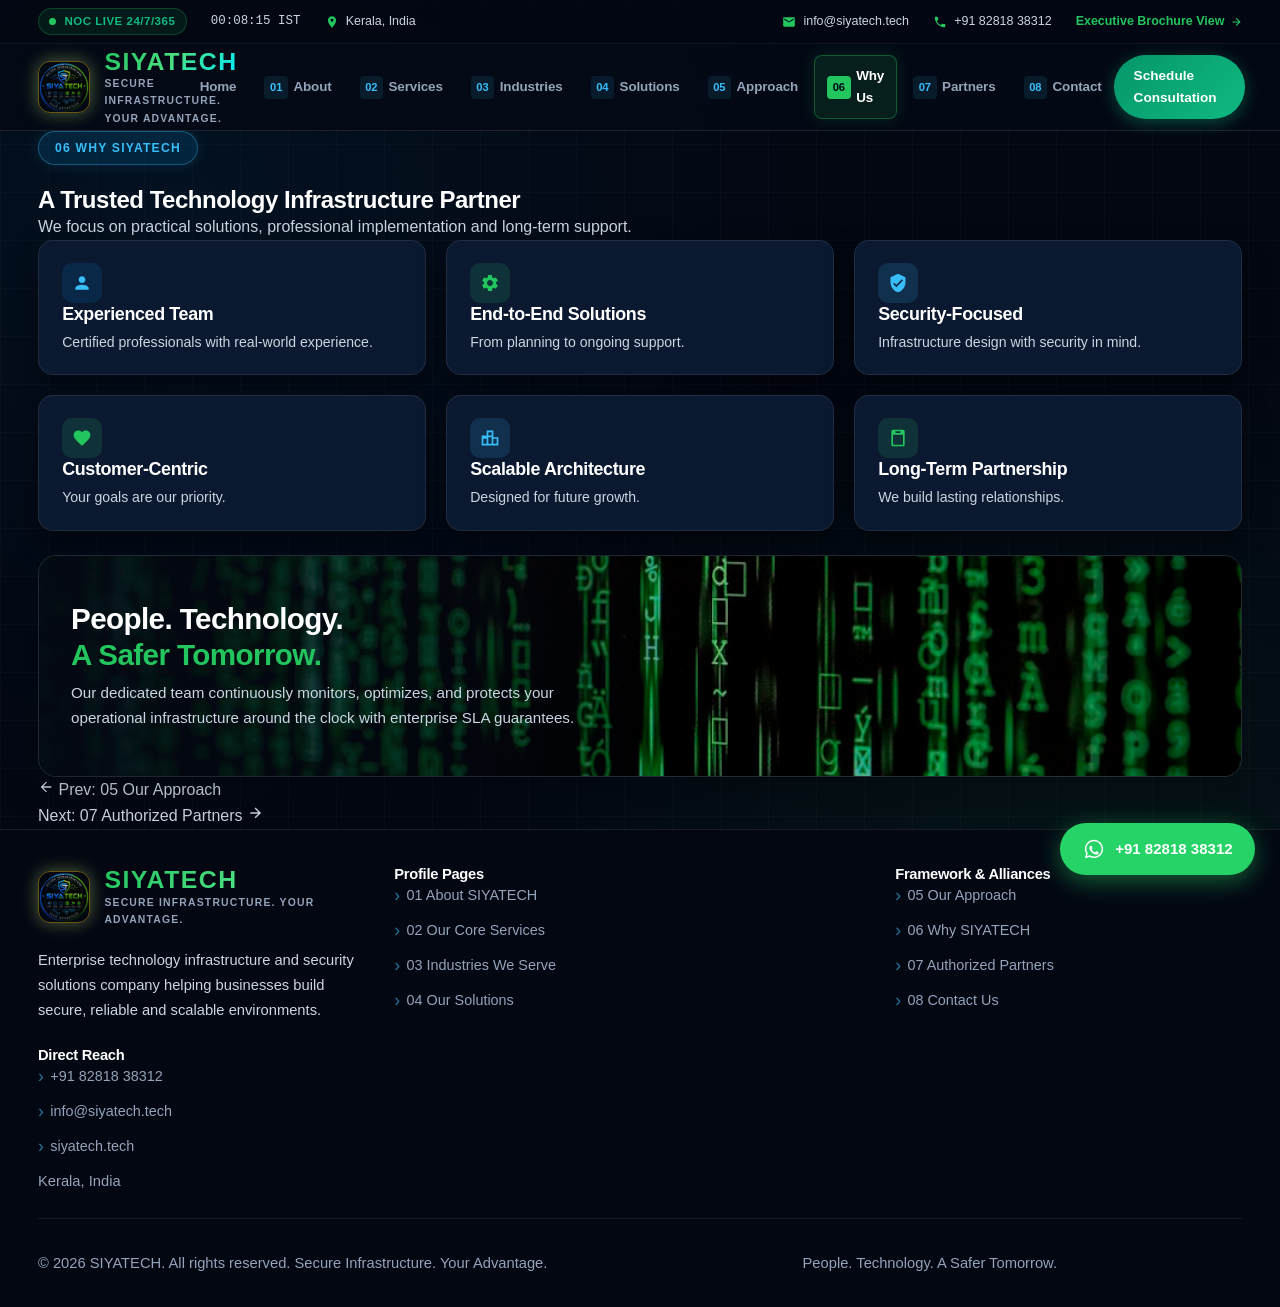
<file: why-us.html>
<!DOCTYPE html>
<html lang="en">
<head>
  <meta charset="UTF-8">
  <meta name="viewport" content="width=device-width, initial-scale=1.0">
  <title>Why SIYATECH | A Trusted Enterprise Technology Infrastructure Partner</title>
  <meta name="description" content="We focus on practical solutions, professional implementation and long-term support. Experienced team, scalable architecture, security-focused MNC infrastructure partner.">
  
  <!-- Security Headers (Client-Side Defense-in-Depth: CWE-693, CWE-1021, CWE-79) -->
  <meta http-equiv="Content-Security-Policy" content="default-src 'self'; script-src 'self' 'unsafe-inline' https://api.web3forms.com; style-src 'self' 'unsafe-inline'; img-src 'self' data: https:; connect-src 'self' https://api.web3forms.com; font-src 'self'; frame-ancestors 'none'; base-uri 'self'; form-action 'self' https://api.web3forms.com;">
  <meta http-equiv="X-Frame-Options" content="DENY">
  <meta http-equiv="X-Content-Type-Options" content="nosniff">
  <meta name="referrer" content="strict-origin-when-cross-origin">
  <meta http-equiv="Permissions-Policy" content="camera=(), microphone=(), geolocation=(), payment=()">

  <link rel="stylesheet" href="css/style.css?v=4.1">
  <link rel="icon" type="image/png" href="assets/images/company_logo_circle.png">
</head>
<body class="tech-grid-bg">

  <!-- Top Enterprise Status Bar -->
  <div class="top-bar">
    <div class="container top-bar-inner">
      <div class="top-bar-left">
        <span class="noc-live-badge">
          <span class="pulse-dot"></span>
          <span>NOC LIVE 24/7/365</span>
        </span>
        <span class="top-bar-item mono-font" id="liveNocClock">00:00:00 IST</span>
        <span class="top-bar-item">
          <svg viewBox="0 0 24 24"><path d="M12 2C8.13 2 5 5.13 5 9c0 5.25 7 13 7 13s7-7.75 7-13c0-3.87-3.13-7-7-7zm0 9.5c-1.38 0-2.5-1.12-2.5-2.5s1.12-2.5 2.5-2.5 2.5 1.12 2.5 2.5-1.12 2.5-2.5 2.5z"/></svg>
          Kerala, India
        </span>
      </div>
      <div class="top-bar-right">
        <span class="top-bar-item">
          <svg viewBox="0 0 24 24"><path d="M20 4H4c-1.1 0-1.99.9-1.99 2L2 18c0 1.1.9 2 2 2h16c1.1 0 2-.9 2-2V6c0-1.1-.9-2-2-2zm0 4l-8 5-8-5V6l8 5 8-5v2z"/></svg>
          <a href="mailto:info@siyatech.tech">info@siyatech.tech</a>
        </span>
        <span class="top-bar-item">
          <svg viewBox="0 0 24 24"><path d="M6.62 10.79c1.44 2.83 3.76 5.14 6.59 6.59l2.2-2.2c.27-.27.67-.36 1.02-.24 1.12.37 2.33.57 3.57.57.55 0 1 .45 1 1V20c0 .55-.45 1-1 1-9.39 0-17-7.61-17-17 0-.55.45-1 1-1h3.5c.55 0 1 .45 1 1 0 1.25.2 2.45.57 3.57.11.35.03.74-.25 1.02l-2.2 2.2z"/></svg>
          <a href="tel:+918281838312">+91 82818 38312</a>
        </span>
        <a href="overview.html" style="color: var(--color-green-neon); font-weight: 700; display: inline-flex; align-items: center; gap: 0.35rem;">
          <span>Executive Brochure View</span>
          <svg width="12" height="12" viewBox="0 0 24 24" fill="currentColor"><path d="M5 13h11.86l-5.43 5.43 1.42 1.42L21.14 12l-8.29-8.29-1.42 1.42L16.86 11H5v2z"/></svg>
        </a>
      </div>
    </div>
  </div>

  <!-- Header & Navigation -->
  <header class="site-header">
    <div class="container nav-container">
      <a href="index.html" class="brand-logo" title="SIYATECH Home"><img src="assets/images/company_logo_circle.png" alt="SIYATECH Official Logo" class="brand-logo-img"><div class="brand-logo-text"><span class="brand-name">SIYATECH</span><span class="brand-tagline">Secure Infrastructure. Your Advantage.</span></div></a>

      <nav class="main-nav" aria-label="Main Navigation">
        <ul class="nav-list">
          <li class="nav-item">
            <a href="index.html" class="nav-link">
              <span>Home</span>
            </a>
          </li>
          <li class="nav-item">
            <a href="about.html" class="nav-link">
              <span class="nav-num">01</span>
              <span>About</span>
            </a>
          </li>
          <li class="nav-item">
            <a href="services.html" class="nav-link">
              <span class="nav-num">02</span>
              <span>Services</span>
            </a>
          </li>
          <li class="nav-item">
            <a href="industries.html" class="nav-link">
              <span class="nav-num">03</span>
              <span>Industries</span>
            </a>
          </li>
          <li class="nav-item">
            <a href="solutions.html" class="nav-link">
              <span class="nav-num">04</span>
              <span>Solutions</span>
            </a>
          </li>
          <li class="nav-item">
            <a href="approach.html" class="nav-link">
              <span class="nav-num">05</span>
              <span>Approach</span>
            </a>
          </li>
          <li class="nav-item">
            <a href="why-us.html" class="nav-link active">
              <span class="nav-num">06</span>
              <span>Why Us</span>
            </a>
          </li>
          <li class="nav-item">
            <a href="partners.html" class="nav-link">
              <span class="nav-num">07</span>
              <span>Partners</span>
            </a>
          </li>
          <li class="nav-item">
            <a href="contact.html" class="nav-link">
              <span class="nav-num">08</span>
              <span>Contact</span>
            </a>
          </li>
        </ul>
      </nav>

      <div class="nav-actions">
        <a href="contact.html" class="btn-nav-cta">
          <span>Schedule Consultation</span>
          <svg width="14" height="14" viewBox="0 0 24 24" fill="currentColor"><path d="M5 13h11.86l-5.43 5.43 1.42 1.42L21.14 12l-8.29-8.29-1.42 1.42L16.86 11H5v2z"/></svg>
        </a>
        <button class="mobile-toggle" aria-label="Toggle Navigation Menu">☰</button>
      </div>
    </div>
  </header>

  <!-- Banner Header -->
  <section class="page-header-banner">
    <div class="container">
      <div class="page-badge-pill">06 WHY SIYATECH</div>
      <h1 class="page-title">A Trusted Technology <span class="highlight-green">Infrastructure Partner</span></h1>
      <p class="page-subtitle">We focus on practical solutions, professional implementation and long-term support.</p>
    </div>
  </section>

  <!-- 6 Pillars Grid (Exact Page 06 Layout) -->
  <main class="main-content section-padding bg-darker">
    <div class="container">

      <div class="pillars-grid-6">

        <!-- 1. Experienced Team -->
        <div class="pillar-card-v2" style="background: var(--color-navy-dark); border-color: var(--color-navy-border);">
          <div class="pillar-v2-icon" style="background: rgba(2, 132, 199, 0.15); color: var(--color-blue-light);">
            <svg viewBox="0 0 24 24"><path d="M12 12c2.21 0 4-1.79 4-4s-1.79-4-4-4-4 1.79-4 4 1.79 4 4 4zm0 2c-2.67 0-8 1.34-8 4v2h16v-2c0-2.66-5.33-4-8-4z"/></svg>
          </div>
          <h3 style="color: var(--color-white);">Experienced Team</h3>
          <p style="color: #cbd5e1;">Certified professionals with real-world experience.</p>
        </div>

        <!-- 2. End-to-End Solutions -->
        <div class="pillar-card-v2" style="background: var(--color-navy-dark); border-color: var(--color-navy-border);">
          <div class="pillar-v2-icon" style="background: rgba(34, 197, 94, 0.15); color: var(--color-green-neon);">
            <svg viewBox="0 0 24 24"><path d="M19.14 12.94c.04-.3.06-.61.06-.94 0-.32-.02-.64-.07-.94l2.03-1.58c.18-.14.23-.41.12-.61l-1.92-3.32c-.12-.22-.37-.29-.59-.22l-2.39.96c-.5-.38-1.03-.7-1.62-.94l-.36-2.54c-.04-.24-.24-.41-.48-.41h-3.84c-.24 0-.43.17-.47.41l-.36 2.54c-.59.24-1.13.57-1.62.94l-2.39-.96c-.22-.08-.47 0-.59.22L2.74 8.87c-.12.21-.08.47.12.61l2.03 1.58c-.05.3-.09.63-.09.94s.02.64.07.94l-2.03 1.58c-.18.14-.23.41-.12.61l1.92 3.32c.12.22.37.29.59.22l2.39-.96c.5.38 1.03.7 1.62.94l.36 2.54c.05.24.24.41.48.41h3.84c.24 0 .44-.17.47-.41l.36-2.54c.59-.24 1.13-.56 1.62-.94l2.39.96c.22.08.47 0 .59-.22l1.92-3.32c.12-.22.07-.47-.12-.61l-2.01-1.58zM12 15.6c-1.98 0-3.6-1.62-3.6-3.6s1.62-3.6 3.6-3.6 3.6 1.62 3.6 3.6-1.62 3.6-3.6 3.6z"/></svg>
          </div>
          <h3 style="color: var(--color-white);">End-to-End Solutions</h3>
          <p style="color: #cbd5e1;">From planning to ongoing support.</p>
        </div>

        <!-- 3. Security-Focused -->
        <div class="pillar-card-v2" style="background: var(--color-navy-dark); border-color: var(--color-navy-border);">
          <div class="pillar-v2-icon" style="background: rgba(56, 189, 248, 0.15); color: var(--color-blue-light);">
            <svg viewBox="0 0 24 24"><path d="M12 1L3 5v6c0 5.55 3.84 10.74 9 12 5.16-1.26 9-6.45 9-12V5l-9-4zm-2 16l-4-4 1.41-1.41L10 14.17l6.59-6.59L18 9l-8 8z"/></svg>
          </div>
          <h3 style="color: var(--color-white);">Security-Focused</h3>
          <p style="color: #cbd5e1;">Infrastructure design with security in mind.</p>
        </div>

        <!-- 4. Customer-Centric -->
        <div class="pillar-card-v2" style="background: var(--color-navy-dark); border-color: var(--color-navy-border);">
          <div class="pillar-v2-icon" style="background: rgba(34, 197, 94, 0.15); color: var(--color-green-neon);">
            <svg viewBox="0 0 24 24"><path d="M12 21.35l-1.45-1.32C5.4 15.36 2 12.28 2 8.5 2 5.42 4.42 3 7.5 3c1.74 0 3.41.81 4.5 2.09C13.09 3.81 14.76 3 16.5 3 19.58 3 22 5.42 22 8.5c0 3.78-3.4 6.86-8.55 11.54L12 21.35z"/></svg>
          </div>
          <h3 style="color: var(--color-white);">Customer-Centric</h3>
          <p style="color: #cbd5e1;">Your goals are our priority.</p>
        </div>

        <!-- 5. Scalable Architecture -->
        <div class="pillar-card-v2" style="background: var(--color-navy-dark); border-color: var(--color-navy-border);">
          <div class="pillar-v2-icon" style="background: rgba(56, 189, 248, 0.15); color: var(--color-blue-light);">
            <svg viewBox="0 0 24 24"><path d="M16 11V3H8v6H2v12h20V11h-6zm-6-6h4v4h-4V5zm-6 8h4v6H4v-6zm16 6h-4v-6h4v6zm-6 0h-4v-8h4v8z"/></svg>
          </div>
          <h3 style="color: var(--color-white);">Scalable Architecture</h3>
          <p style="color: #cbd5e1;">Designed for future growth.</p>
        </div>

        <!-- 6. Long-Term Partnership -->
        <div class="pillar-card-v2" style="background: var(--color-navy-dark); border-color: var(--color-navy-border);">
          <div class="pillar-v2-icon" style="background: rgba(34, 197, 94, 0.15); color: var(--color-green-neon);">
            <svg viewBox="0 0 24 24"><path d="M18 2H6c-1.1 0-2 .9-2 2v16c0 1.1.9 2 2 2h12c1.1 0 2-.9 2-2V4c0-1.1-.9-2-2-2zM9 4h6v2H9V4zm9 16H6V8h12v12z"/></svg>
          </div>
          <h3 style="color: var(--color-white);">Long-Term Partnership</h3>
          <p style="color: #cbd5e1;">We build lasting relationships.</p>
        </div>

      </div>

      <!-- NOC / Command Center Banner from Page 06 -->
      <div class="noc-banner-section" style="border: 1px solid rgba(255, 255, 255, 0.12);">
        <img src="assets/images/noc_monitoring.jpg" alt="SIYATECH 24/7 Operations Monitoring">
        <div class="noc-overlay-content">
          <h3>
            People. Technology.<br>
            <span>A Safer Tomorrow.</span>
          </h3>
          <p>
            Our dedicated team continuously monitors, optimizes, and protects your operational infrastructure around the clock with enterprise SLA guarantees.
          </p>
        </div>
      </div>

    </div>
  </main>

  <!-- Page Navigation Bar -->
  <div class="page-navigator-bar">
    <div class="container page-nav-inner">
      <a href="approach.html" class="page-nav-btn page-nav-prev">
        <svg width="16" height="16" viewBox="0 0 24 24" fill="currentColor"><path d="M20 11H7.83l5.59-5.59L12 4l-8 8 8 8 1.41-1.41L7.83 13H20v-2z"/></svg>
        <span>Prev: 05 Our Approach</span>
      </a>

      <div class="page-indicator-dots">
        <a href="index.html" class="page-dot" title="Cover"></a>
        <a href="about.html" class="page-dot" title="01 About"></a>
        <a href="services.html" class="page-dot" title="02 Services"></a>
        <a href="industries.html" class="page-dot" title="03 Industries"></a>
        <a href="solutions.html" class="page-dot" title="04 Solutions"></a>
        <a href="approach.html" class="page-dot" title="05 Approach"></a>
        <a href="why-us.html" class="page-dot active" title="06 Why Us"></a>
        <a href="partners.html" class="page-dot" title="07 Partners"></a>
        <a href="contact.html" class="page-dot" title="08 Contact"></a>
      </div>

      <a href="partners.html" class="page-nav-btn page-nav-next">
        <span>Next: 07 Authorized Partners</span>
        <svg width="16" height="16" viewBox="0 0 24 24" fill="currentColor"><path d="M5 13h11.86l-5.43 5.43 1.42 1.42L21.14 12l-8.29-8.29-1.42 1.42L16.86 11H5v2z"/></svg>
      </a>
    </div>
  </div>

  <!-- Footer -->
  <footer class="site-footer">
    <div class="container">
      <div class="footer-top-grid">
        <div class="footer-brand">
          <a href="index.html" class="brand-logo"><img src="assets/images/company_logo_circle.png" alt="SIYATECH Logo" class="brand-logo-img"><div class="brand-logo-text"><span class="brand-name">SIYATECH</span><span class="brand-tagline">Secure Infrastructure. Your Advantage.</span></div></a>
          <p>Enterprise technology infrastructure and security solutions company helping businesses build secure, reliable and scalable environments.</p>
        </div>
        <div class="footer-col">
          <h4>Profile Pages</h4>
          <ul class="footer-links-list">
            <li><a href="about.html">01 About SIYATECH</a></li>
            <li><a href="services.html">02 Our Core Services</a></li>
            <li><a href="industries.html">03 Industries We Serve</a></li>
            <li><a href="solutions.html">04 Our Solutions</a></li>
          </ul>
        </div>
        <div class="footer-col">
          <h4>Framework &amp; Alliances</h4>
          <ul class="footer-links-list">
            <li><a href="approach.html">05 Our Approach</a></li>
            <li><a href="why-us.html">06 Why SIYATECH</a></li>
            <li><a href="partners.html">07 Authorized Partners</a></li>
            <li><a href="contact.html">08 Contact Us</a></li>
          </ul>
        </div>
        <div class="footer-col">
          <h4>Direct Reach</h4>
          <ul class="footer-links-list">
            <li><a href="tel:+918281838312">+91 82818 38312</a></li>
            <li><a href="mailto:info@siyatech.tech">info@siyatech.tech</a></li>
            <li><a href="https://siyatech.tech" target="_blank" rel="noopener noreferrer">siyatech.tech</a></li>
            <li><span>Kerala, India</span></li>
          </ul>
        </div>
      </div>
      <div class="footer-bottom-bar">
        <p>&copy; 2026 SIYATECH. All rights reserved. Secure Infrastructure. Your Advantage.</p>
        <p>People. Technology. A Safer Tomorrow.</p>
      </div>
    </div>
  </footer>

  <!-- Floating Call / WhatsApp Button -->
  <a href="https://wa.me/918281838312" target="_blank" rel="noopener noreferrer" class="floating-contact-btn" title="Chat with SIYATECH">
    <svg viewBox="0 0 24 24"><path d="M12.04 2c-5.46 0-9.91 4.45-9.91 9.91 0 1.75.46 3.45 1.32 4.95L2.05 22l5.25-1.38c1.45.79 3.08 1.21 4.74 1.21 5.46 0 9.91-4.45 9.91-9.91 0-2.65-1.03-5.14-2.9-7.01A9.816 9.816 0 0 0 12.04 2m.01 1.67c2.2 0 4.26.86 5.82 2.42a8.225 8.225 0 0 1 2.41 5.83c0 4.54-3.7 8.24-8.24 8.24-1.48 0-2.93-.4-4.2-1.15l-.3-.18-3.12.82.83-3.04-.2-.31a8.196 8.196 0 0 1-1.26-4.38c0-4.54 3.7-8.24 8.24-8.24m4.52 11.63c-.25-.13-1.47-.72-1.7-.81-.23-.08-.39-.13-.56.13-.17.25-.64.81-.79.97-.14.17-.29.19-.54.06-.25-.13-1.06-.39-2.02-1.25-.75-.67-1.26-1.5-1.4-1.75-.15-.25-.02-.39.11-.51.11-.11.25-.29.37-.44.13-.14.17-.25.25-.42.08-.17.04-.31-.02-.44-.06-.13-.56-1.34-.76-1.84-.2-.48-.41-.42-.56-.43h-.48c-.17 0-.44.06-.67.31-.23.25-.88.86-.88 2.1 0 1.24.9 2.44 1.03 2.61.13.17 1.77 2.7 4.29 3.78.6.26 1.07.41 1.43.53.6.19 1.15.16 1.58.1.48-.07 1.47-.6 1.68-1.18.21-.58.21-1.07.15-1.18-.07-.12-.23-.19-.48-.31z"/></svg>
    <span>+91 82818 38312</span>
  </a>

  <script src="js/main.js"></script>
</body>
</html>
</file>
<file: css/style.css>
/* ==========================================================================
   SIYATECH - Secure Infrastructure. Your Advantage.
   Executive Enterprise Brochure Portal & Design System
   ========================================================================== */

@import url('https://fonts.googleapis.com/css2?family=Caveat:wght@600;700&family=Inter:wght@300;400;500;600;700;800&family=Plus+Jakarta+Sans:wght@400;500;600;700;800;900&family=JetBrains+Mono:wght@400;500;700&display=swap');

:root {
  /* Obsidian & Deep Space Navy Hierarchy */
  --color-obsidian: #030712;
  --color-navy-darkest: #040914;
  --color-navy-darker: #071224;
  --color-navy-dark: #0A1830;
  --color-navy-card: #0D2040;
  --color-navy-card-hover: #12284E;
  --color-navy-border: rgba(255, 255, 255, 0.09);
  --color-navy-border-hover: rgba(56, 189, 248, 0.45);

  /* Enterprise Cyber Green */
  --color-green-primary: #059669;
  --color-green-bright: #10B981;
  --color-green-neon: #22C55E;
  --color-green-accent: #4ADE80;
  --color-green-glow: rgba(34, 197, 94, 0.25);
  --color-green-soft: rgba(34, 197, 94, 0.1);

  /* Enterprise Precision Blue */
  --color-blue-dark: #0369A1;
  --color-blue-primary: #0284C7;
  --color-blue-light: #38BDF8;
  --color-blue-cyan: #00F0FF;
  --color-blue-glow: rgba(2, 132, 199, 0.25);
  --color-blue-soft: rgba(56, 189, 248, 0.08);

  /* Neutrals & Surfaces */
  --color-white: #FFFFFF;
  --color-bg-light: #F8FAFC;
  --color-bg-muted: #F1F5F9;
  --color-text-dark: #0F172A;
  --color-text-body: #334155;
  --color-text-muted: #64748B;
  --color-text-light: #94A3B8;
  --color-border: #E2E8F0;

  /* Glassmorphism Tokens */
  --glass-bg: rgba(4, 10, 22, 0.9);
  --glass-border: rgba(255, 255, 255, 0.1);
  --glass-blur: blur(16px);

  /* Shadows */
  --shadow-sm: 0 1px 3px rgba(0, 0, 0, 0.06);
  --shadow-md: 0 6px 20px rgba(0, 0, 0, 0.12);
  --shadow-lg: 0 18px 45px rgba(0, 0, 0, 0.2);
  --shadow-card-dark: 0 14px 40px rgba(0, 0, 0, 0.5);
  --shadow-green-glow: 0 0 35px rgba(34, 197, 94, 0.35);
  --shadow-blue-glow: 0 0 35px rgba(56, 189, 248, 0.3);

  /* Transitions */
  --transition-fast: 0.18s cubic-bezier(0.4, 0, 0.2, 1);
  --transition-smooth: 0.3s cubic-bezier(0.4, 0, 0.2, 1);

  /* Layout */
  --max-width: 1260px;
}

/* ==========================================================================
   BASE & RESET
   ========================================================================== */

*, *::before, *::after {
  box-sizing: border-box;
  margin: 0;
  padding: 0;
}

html {
  scroll-behavior: smooth;
  font-size: 16px;
  overflow-x: hidden;
  width: 100%;
  max-width: 100vw;
}

body {
  font-family: 'Inter', -apple-system, BlinkMacSystemFont, 'Segoe UI', Roboto, sans-serif;
  color: #cbd5e1;
  background-color: var(--color-obsidian);
  line-height: 1.65;
  -webkit-font-smoothing: antialiased;
  min-height: 100vh;
  display: flex;
  flex-direction: column;
  overflow-x: hidden;
  width: 100%;
  max-width: 100vw;
}

h1, h2, h3, h4, h5, h6 {
  font-family: 'Plus Jakarta Sans', sans-serif;
  color: var(--color-white);
  line-height: 1.22;
  font-weight: 700;
  letter-spacing: -0.02em;
}

a {
  color: inherit;
  text-decoration: none;
  transition: var(--transition-fast);
}

img {
  max-width: 100%;
  height: auto;
  display: block;
}

ul {
  list-style: none;
}

.mono-font {
  font-family: 'JetBrains Mono', monospace;
}

/* Container */
.container {
  width: 100%;
  max-width: var(--max-width);
  margin-left: auto;
  margin-right: auto;
  padding-left: 1.75rem;
  padding-right: 1.75rem;
}

/* Global Tech Background Mesh */
.tech-grid-bg {
  background-color: var(--color-obsidian);
  background-image: 
    radial-gradient(circle at 15% 15%, rgba(2, 132, 199, 0.08) 0%, transparent 40%),
    radial-gradient(circle at 85% 75%, rgba(34, 197, 94, 0.08) 0%, transparent 45%),
    linear-gradient(rgba(255, 255, 255, 0.02) 1px, transparent 1px),
    linear-gradient(90deg, rgba(255, 255, 255, 0.02) 1px, transparent 1px);
  background-size: 100% 100%, 100% 100%, 48px 48px, 48px 48px;
}

/* ==========================================================================
   TOP BAR & LIVE NOC STATUS
   ========================================================================== */

.top-bar {
  background: rgba(3, 7, 18, 0.96);
  color: var(--color-text-light);
  font-size: 0.78rem;
  padding: 0.5rem 0;
  border-bottom: 1px solid rgba(255, 255, 255, 0.06);
}

.top-bar-inner {
  display: flex;
  justify-content: space-between;
  align-items: center;
  flex-wrap: wrap;
  gap: 0.75rem;
}

.top-bar-left, .top-bar-right {
  display: flex;
  align-items: center;
  gap: 1.5rem;
  flex-wrap: wrap;
}

.top-bar-item {
  display: inline-flex;
  align-items: center;
  gap: 0.45rem;
  color: #cbd5e1;
  font-weight: 500;
}

.top-bar-item svg {
  width: 14px;
  height: 14px;
  fill: var(--color-green-neon);
}

.top-bar-item a:hover {
  color: var(--color-green-bright);
}

/* Live NOC Pulse Indicator */
.noc-live-badge {
  display: inline-flex;
  align-items: center;
  gap: 0.5rem;
  background: rgba(34, 197, 94, 0.1);
  border: 1px solid rgba(34, 197, 94, 0.25);
  padding: 0.2rem 0.65rem;
  border-radius: 50px;
  font-size: 0.72rem;
  font-weight: 700;
  color: var(--color-green-bright);
  letter-spacing: 0.5px;
}

.pulse-dot {
  width: 7px;
  height: 7px;
  border-radius: 50%;
  background-color: var(--color-green-neon);
  box-shadow: 0 0 0 0 rgba(34, 197, 94, 0.7);
  animation: pulseDot 2s infinite;
}

@keyframes pulseDot {
  0% { transform: scale(0.95); box-shadow: 0 0 0 0 rgba(34, 197, 94, 0.7); }
  70% { transform: scale(1); box-shadow: 0 0 0 6px rgba(34, 197, 94, 0); }
  100% { transform: scale(0.95); box-shadow: 0 0 0 0 rgba(34, 197, 94, 0); }
}

/* ==========================================================================
   HEADER & UNIVERSAL NAVIGATION BAR
   ========================================================================== */

.site-header {
  position: sticky;
  top: 0;
  z-index: 1000;
  background: var(--glass-bg);
  backdrop-filter: var(--glass-blur);
  -webkit-backdrop-filter: var(--glass-blur);
  border-bottom: 1px solid var(--glass-border);
  transition: var(--transition-fast);
}

.site-header.scrolled {
  box-shadow: 0 14px 40px rgba(0, 0, 0, 0.6);
  background: rgba(4, 9, 20, 0.96);
}

.nav-container {
  display: flex;
  align-items: center;
  justify-content: space-between;
  height: 86px;
}

/* Circular Emblem Logo Styling */
.brand-logo {
  display: flex;
  align-items: center;
  gap: 0.9rem;
  text-decoration: none;
}

.brand-logo-img {
  height: 52px;
  width: 52px;
  border-radius: 12px;
  object-fit: cover;
  box-shadow: 0 0 20px rgba(234, 179, 8, 0.3), 0 0 15px rgba(56, 189, 248, 0.25);
  border: 1.5px solid rgba(234, 179, 8, 0.45);
  transition: transform 0.3s ease, box-shadow 0.3s ease, border-color 0.3s ease;
}

.brand-logo:hover .brand-logo-img {
  transform: scale(1.08);
  box-shadow: 0 0 25px rgba(234, 179, 8, 0.6), 0 0 20px rgba(34, 197, 94, 0.5);
  border-color: #facc15;
}

.brand-logo-text {
  display: flex;
  flex-direction: column;
}

.brand-name {
  font-family: 'Plus Jakarta Sans', sans-serif;
  font-weight: 900;
  font-size: 1.55rem;
  letter-spacing: 1.5px;
  line-height: 1.1;
  background: linear-gradient(135deg, #22C55E 0%, #4ADE80 50%, #00F0FF 100%);
  -webkit-background-clip: text;
  -webkit-text-fill-color: transparent;
}

.brand-tagline {
  font-family: 'Inter', sans-serif;
  font-weight: 700;
  font-size: 0.65rem;
  letter-spacing: 1.2px;
  color: #94a3b8;
  text-transform: uppercase;
}

.main-nav {
  display: flex;
  align-items: center;
}

.nav-list {
  display: flex;
  align-items: center;
  gap: 0.25rem;
}

.nav-item {
  position: relative;
}

.nav-link {
  display: inline-flex;
  align-items: center;
  gap: 0.35rem;
  padding: 0.55rem 0.75rem;
  font-size: 0.84rem;
  font-weight: 600;
  color: #94a3b8;
  border-radius: 8px;
  transition: var(--transition-fast);
  letter-spacing: -0.01em;
}

.nav-num {
  font-size: 0.7rem;
  font-weight: 800;
  color: var(--color-blue-light);
  background: rgba(56, 189, 248, 0.1);
  padding: 0.15rem 0.35rem;
  border-radius: 4px;
}

.nav-link:hover {
  color: var(--color-white);
  background: rgba(255, 255, 255, 0.05);
}

.nav-link.active {
  color: var(--color-white);
  background: rgba(34, 197, 94, 0.12);
  border: 1px solid rgba(34, 197, 94, 0.35);
  box-shadow: 0 0 15px rgba(34, 197, 94, 0.15);
}

.nav-link.active .nav-num {
  background: var(--color-green-neon);
  color: var(--color-navy-darkest);
}

.nav-actions {
  display: flex;
  align-items: center;
  gap: 0.85rem;
}

.btn-nav-cta {
  display: inline-flex;
  align-items: center;
  gap: 0.55rem;
  background: linear-gradient(135deg, var(--color-green-primary) 0%, var(--color-green-bright) 100%);
  color: var(--color-white);
  font-weight: 700;
  font-size: 0.85rem;
  padding: 0.6rem 1.25rem;
  border-radius: 50px;
  box-shadow: 0 4px 16px rgba(16, 185, 129, 0.35);
  transition: var(--transition-smooth);
}

.btn-nav-cta:hover {
  transform: translateY(-2px);
  box-shadow: 0 6px 25px rgba(16, 185, 129, 0.55);
  color: var(--color-white);
}

.mobile-toggle {
  display: none;
  background: rgba(255, 255, 255, 0.05);
  border: 1px solid rgba(255, 255, 255, 0.1);
  color: var(--color-white);
  font-size: 1.3rem;
  cursor: pointer;
  padding: 0.5rem 0.75rem;
  border-radius: 8px;
}

/* ==========================================================================
   BROCHURE PRESENTATION PORTAL SPECIFIC STYLES
   ========================================================================== */

/* Master Brochure Sheet Framing */
.brochure-sheet {
  background: var(--color-navy-dark);
  border-radius: 16px;
  overflow: hidden;
  box-shadow: 0 16px 50px rgba(0, 0, 0, 0.55);
  border: 1px solid var(--color-navy-border);
  margin-bottom: 2rem;
  position: relative;
  scroll-margin-top: 90px;
}

.brochure-sheet-header {
  padding: 1rem 1.75rem;
  background: rgba(4, 9, 20, 0.98);
  color: var(--color-white);
  display: flex;
  justify-content: space-between;
  align-items: center;
  border-bottom: 1px solid var(--color-navy-border);
  flex-wrap: wrap;
  gap: 0.75rem;
}

.sheet-badge-wrap {
  display: flex;
  align-items: center;
  gap: 0.85rem;
}

.sheet-page-indicator {
  font-family: 'JetBrains Mono', monospace;
  font-size: 0.78rem;
  color: #94a3b8;
  background: rgba(255, 255, 255, 0.05);
  padding: 0.2rem 0.65rem;
  border-radius: 6px;
  border: 1px solid rgba(255, 255, 255, 0.08);
}

.sheet-tag {
  font-size: 0.84rem;
  font-weight: 800;
  color: var(--color-green-neon);
  letter-spacing: 1.5px;
  text-transform: uppercase;
}

.sheet-actions {
  display: flex;
  align-items: center;
  gap: 0.65rem;
}

.sheet-btn {
  font-size: 0.8rem;
  font-weight: 700;
  color: var(--color-blue-light);
  background: rgba(56, 189, 248, 0.1);
  border: 1px solid rgba(56, 189, 248, 0.25);
  padding: 0.35rem 0.8rem;
  border-radius: 8px;
  transition: var(--transition-fast);
  cursor: pointer;
}

.sheet-btn:hover {
  background: var(--color-blue-light);
  color: var(--color-navy-darkest);
}

.brochure-sheet-body {
  padding: 2.25rem 2rem;
}

/* Sticky Brochure Page Navigation Bar */
.sticky-brochure-nav {
  position: sticky;
  top: 92px;
  z-index: 900;
  background: rgba(4, 9, 20, 0.94);
  backdrop-filter: blur(18px);
  -webkit-backdrop-filter: blur(18px);
  border: 1px solid rgba(255, 255, 255, 0.1);
  border-radius: 50px;
  padding: 0.45rem 1.15rem;
  margin: 1rem auto 1.75rem;
  display: flex;
  justify-content: space-between;
  align-items: center;
  gap: 0.5rem;
  flex-wrap: wrap;
  box-shadow: 0 14px 40px rgba(0, 0, 0, 0.6);
  max-width: 1100px;
}

.toc-pills-list {
  display: flex;
  align-items: center;
  gap: 0.4rem;
  flex-wrap: wrap;
}

.toc-pill {
  color: #cbd5e1;
  font-size: 0.82rem;
  font-weight: 700;
  padding: 0.4rem 0.85rem;
  border-radius: 50px;
  transition: var(--transition-fast);
}

.toc-pill:hover, .toc-pill.active {
  color: #040914;
  background: var(--color-green-neon);
  box-shadow: 0 0 15px rgba(34, 197, 94, 0.4);
}

.btn-print-deck {
  display: inline-flex;
  align-items: center;
  gap: 0.45rem;
  background: rgba(255, 255, 255, 0.08);
  border: 1px solid rgba(255, 255, 255, 0.2);
  color: #fff;
  padding: 0.45rem 1.1rem;
  border-radius: 50px;
  font-size: 0.82rem;
  font-weight: 700;
  cursor: pointer;
  transition: var(--transition-fast);
}

.btn-print-deck:hover {
  background: rgba(255, 255, 255, 0.18);
  border-color: #fff;
  transform: translateY(-1px);
}

/* ==========================================================================
   BROCHURE COMMON COMPONENTS
   ========================================================================== */

.page-badge-pill {
  display: inline-flex;
  align-items: center;
  gap: 0.55rem;
  background: rgba(2, 132, 199, 0.18);
  border: 1px solid rgba(56, 189, 248, 0.35);
  color: var(--color-blue-light);
  padding: 0.35rem 1rem;
  border-radius: 50px;
  font-size: 0.76rem;
  font-weight: 800;
  letter-spacing: 1.2px;
  text-transform: uppercase;
  margin-bottom: 1.25rem;
  box-shadow: 0 0 15px rgba(56, 189, 248, 0.15);
}

.section-title {
  font-size: 2.2rem;
  font-weight: 800;
  color: var(--color-white);
  margin-bottom: 0.5rem;
}

.section-subtitle {
  font-size: 1.05rem;
  color: #cbd5e1;
  max-width: 780px;
  line-height: 1.6;
  margin-bottom: 1.35rem;
}

/* Hero Section */
.hero-grid {
  display: grid;
  grid-template-columns: 1.15fr 0.85fr;
  gap: 2rem;
  align-items: center;
  position: relative;
  z-index: 2;
}

.hero-tagline-badge {
  display: inline-flex;
  align-items: center;
  gap: 0.65rem;
  background: rgba(34, 197, 94, 0.1);
  border: 1px solid rgba(34, 197, 94, 0.3);
  color: var(--color-green-neon);
  padding: 0.35rem 0.95rem;
  border-radius: 50px;
  font-size: 0.78rem;
  font-weight: 700;
  letter-spacing: 1.6px;
  text-transform: uppercase;
  margin-bottom: 1.15rem;
  box-shadow: 0 0 20px rgba(34, 197, 94, 0.15);
}

.hero-main-title {
  font-size: 3.4rem;
  font-weight: 900;
  line-height: 1.08;
  letter-spacing: -0.03em;
  text-transform: uppercase;
  margin-bottom: 0.85rem;
}

.hero-main-title .profile-text {
  background: linear-gradient(135deg, #22C55E 0%, #4ADE80 50%, #00F0FF 100%);
  -webkit-background-clip: text;
  -webkit-text-fill-color: transparent;
  display: block;
}

.hero-subtext {
  font-size: 1.15rem;
  color: #cbd5e1;
  font-weight: 500;
  margin-bottom: 1.25rem;
  max-width: 600px;
  line-height: 1.5;
}

.hero-focus-list {
  display: grid;
  grid-template-columns: repeat(2, 1fr);
  gap: 0.75rem 1.25rem;
  margin-bottom: 1.5rem;
}

.focus-item {
  display: flex;
  align-items: center;
  gap: 0.75rem;
  font-size: 0.95rem;
  font-weight: 600;
  color: #e2e8f0;
  background: rgba(255, 255, 255, 0.03);
  padding: 0.55rem 0.9rem;
  border-radius: 8px;
  border: 1px solid rgba(255, 255, 255, 0.06);
  transition: var(--transition-fast);
}

.focus-item:hover {
  background: rgba(255, 255, 255, 0.07);
  border-color: rgba(56, 189, 248, 0.3);
  transform: translateX(4px);
}

.focus-icon {
  width: 28px;
  height: 28px;
  border-radius: 6px;
  background: rgba(56, 189, 248, 0.15);
  color: var(--color-blue-light);
  display: flex;
  align-items: center;
  justify-content: center;
  flex-shrink: 0;
}

.focus-icon svg {
  width: 16px;
  height: 16px;
  fill: currentColor;
}

.hero-cta-group {
  display: flex;
  align-items: center;
  gap: 1.25rem;
  flex-wrap: wrap;
}

.btn-primary-green {
  display: inline-flex;
  align-items: center;
  gap: 0.65rem;
  background: linear-gradient(135deg, var(--color-green-primary) 0%, var(--color-green-bright) 100%);
  color: var(--color-white);
  font-weight: 700;
  font-size: 0.95rem;
  padding: 0.85rem 1.85rem;
  border-radius: 10px;
  box-shadow: 0 6px 20px rgba(16, 185, 129, 0.45);
  transition: var(--transition-smooth);
}

.btn-primary-green:hover {
  transform: translateY(-2px);
  box-shadow: 0 10px 30px rgba(16, 185, 129, 0.65);
  color: var(--color-white);
}

.btn-outline-white {
  display: inline-flex;
  align-items: center;
  gap: 0.65rem;
  background: rgba(255, 255, 255, 0.04);
  color: var(--color-white);
  border: 1.5px solid rgba(255, 255, 255, 0.2);
  font-weight: 600;
  font-size: 0.95rem;
  padding: 0.85rem 1.75rem;
  border-radius: 10px;
  transition: var(--transition-fast);
}

.btn-outline-white:hover {
  background: rgba(255, 255, 255, 0.1);
  border-color: var(--color-white);
  color: var(--color-white);
  transform: translateY(-2px);
}

/* Building visual */
.building-frame {
  position: relative;
  border-radius: 18px;
  overflow: hidden;
  box-shadow: 0 25px 60px rgba(0, 0, 0, 0.7);
  border: 1px solid rgba(255, 255, 255, 0.15);
}

.building-frame img {
  width: 100%;
  height: 440px;
  object-fit: cover;
  display: block;
  transition: transform 0.6s ease;
}

.building-frame:hover img {
  transform: scale(1.04);
}

.building-overlay-badge {
  position: absolute;
  top: 1.5rem;
  left: 1.5rem;
  background: rgba(4, 9, 20, 0.9);
  backdrop-filter: blur(12px);
  border: 1.5px solid var(--color-green-neon);
  padding: 0.6rem 1.1rem;
  border-radius: 50px;
  display: flex;
  align-items: center;
  gap: 0.75rem;
  box-shadow: 0 10px 30px rgba(0, 0, 0, 0.6);
}

.building-overlay-badge img {
  height: 38px;
  width: 38px;
  border-radius: 50%;
}

.live-telemetry-badge {
  position: absolute;
  bottom: 1.25rem;
  right: 1.25rem;
  left: 1.25rem;
  background: rgba(7, 18, 36, 0.92);
  backdrop-filter: blur(12px);
  border: 1px solid rgba(56, 189, 248, 0.25);
  border-radius: 12px;
  padding: 0.85rem 1.25rem;
  display: flex;
  justify-content: space-between;
  align-items: center;
  font-family: 'JetBrains Mono', monospace;
  font-size: 0.8rem;
}

.telemetry-item {
  display: flex;
  flex-direction: column;
}

.telemetry-item span.val {
  color: var(--color-green-neon);
  font-weight: 700;
  font-size: 1rem;
}

.telemetry-item span.lbl {
  color: var(--color-text-light);
  font-size: 0.7rem;
}

/* 4 Core Bottom Pillars */
.pillars-grid-4 {
  display: grid;
  grid-template-columns: repeat(4, 1fr);
  gap: 1.5rem;
}

.pillar-item {
  display: flex;
  align-items: flex-start;
  gap: 1rem;
  padding: 1.4rem;
  background: rgba(255, 255, 255, 0.03);
  border: 1px solid rgba(255, 255, 255, 0.07);
  border-radius: 14px;
  transition: var(--transition-smooth);
}

.pillar-item:hover {
  background: rgba(255, 255, 255, 0.06);
  border-color: rgba(56, 189, 248, 0.4);
  transform: translateY(-4px);
  box-shadow: 0 12px 30px rgba(0, 0, 0, 0.35);
}

.pillar-icon {
  width: 48px;
  height: 48px;
  border-radius: 12px;
  background: rgba(56, 189, 248, 0.12);
  color: var(--color-blue-light);
  display: flex;
  align-items: center;
  justify-content: center;
  flex-shrink: 0;
}

.pillar-icon svg {
  width: 24px;
  height: 24px;
  fill: currentColor;
}

.pillar-text h4 {
  font-size: 1.05rem;
  font-weight: 800;
  letter-spacing: 1.2px;
  color: var(--color-white);
  text-transform: uppercase;
  margin-bottom: 0.25rem;
}

.pillar-text p {
  font-size: 0.84rem;
  color: var(--color-text-light);
  line-height: 1.5;
}

/* About Intro Grid */
.about-intro-grid {
  display: grid;
  grid-template-columns: 1.15fr 0.85fr;
  gap: 1.75rem;
  align-items: center;
}

.lead-paragraph {
  font-size: 1.08rem;
  color: #cbd5e1;
  margin-bottom: 1rem;
  line-height: 1.65;
}

.about-image-card {
  position: relative;
  background: #020617;
  border-radius: 18px;
  overflow: hidden;
  box-shadow: 0 16px 45px rgba(0, 0, 0, 0.6), 0 0 30px rgba(56, 189, 248, 0.12);
  border: 1px solid rgba(56, 189, 248, 0.25);
  transition: transform 0.35s ease, border-color 0.35s ease, box-shadow 0.35s ease;
}

.about-image-card:hover {
  transform: translateY(-4px);
  border-color: rgba(56, 189, 248, 0.5);
  box-shadow: 0 20px 50px rgba(0, 0, 0, 0.7), 0 0 35px rgba(56, 189, 248, 0.2);
}

.about-image-card img {
  width: 100%;
  height: auto;
  max-height: 440px;
  object-fit: cover;
  display: block;
  transition: transform 0.6s cubic-bezier(0.16, 1, 0.3, 1);
}

.about-image-card:hover img {
  transform: scale(1.03);
}

.about-image-badge {
  position: absolute;
  bottom: 20px;
  left: 20px;
  display: inline-flex;
  align-items: center;
  gap: 0.6rem;
  background: rgba(4, 10, 24, 0.9);
  backdrop-filter: blur(12px);
  -webkit-backdrop-filter: blur(12px);
  border: 1px solid rgba(34, 197, 94, 0.45);
  padding: 0.5rem 1.05rem;
  border-radius: 50px;
  color: #ffffff;
  font-size: 0.75rem;
  font-weight: 800;
  letter-spacing: 0.9px;
  text-transform: uppercase;
  box-shadow: 0 8px 24px rgba(0, 0, 0, 0.65);
  z-index: 2;
}

.badge-pulse-dot {
  width: 8px;
  height: 8px;
  border-radius: 50%;
  background: var(--color-green-neon);
  box-shadow: 0 0 10px var(--color-green-neon);
  animation: pulseDot 2s infinite ease-in-out;
}

@keyframes pulseDot {
  0%, 100% {
    transform: scale(1);
    opacity: 1;
  }
  50% {
    transform: scale(1.4);
    opacity: 0.6;
  }
}

.about-quote-box {
  margin-top: 1.25rem;
  padding: 1.2rem 1.75rem;
  background: rgba(2, 132, 199, 0.08);
  border-left: 5px solid var(--color-green-neon);
  border-radius: 0 16px 16px 0;
  box-shadow: var(--shadow-sm);
}

.quote-script-text {
  font-family: 'Caveat', cursive, sans-serif;
  font-size: 1.9rem;
  font-weight: 700;
  color: var(--color-white);
  display: flex;
  align-items: center;
  gap: 0.5rem;
}

.mvv-grid {
  display: grid;
  grid-template-columns: repeat(3, 1fr);
  gap: 1.25rem;
  margin-top: 1.5rem;
}

.mvv-icon-wrap {
  width: 60px;
  height: 60px;
  border-radius: 14px;
  background: rgba(2, 132, 199, 0.15);
  color: var(--color-blue-light);
  display: flex;
  align-items: center;
  justify-content: center;
  margin-bottom: 1.5rem;
}

.mvv-icon-wrap svg {
  width: 30px;
  height: 30px;
  fill: currentColor;
}

.values-pill-list {
  display: flex;
  flex-direction: column;
  gap: 0.65rem;
}

.values-pill-list li {
  display: flex;
  align-items: center;
  gap: 0.75rem;
  font-size: 0.95rem;
  font-weight: 600;
  color: #e2e8f0;
}

.values-pill-list li svg {
  width: 18px;
  height: 18px;
  fill: var(--color-green-neon);
  flex-shrink: 0;
}

/* Services Grid */
.services-grid-6 {
  display: grid;
  grid-template-columns: repeat(3, 1fr);
  gap: 2rem;
}

.service-card {
  background: rgba(4, 9, 20, 0.75);
  border-radius: 16px;
  overflow: hidden;
  box-shadow: var(--shadow-card-dark);
  border: 1px solid var(--color-navy-border);
  transition: var(--transition-smooth);
  display: flex;
  flex-direction: column;
  position: relative;
}

.service-card:hover {
  transform: translateY(-6px);
  box-shadow: 0 20px 45px rgba(0, 0, 0, 0.6), 0 0 25px rgba(56, 189, 248, 0.12);
  border-color: rgba(56, 189, 248, 0.45);
}

.service-img-wrap {
  position: relative;
  height: 195px;
  overflow: hidden;
}

.service-img-wrap::after {
  content: '';
  position: absolute;
  inset: 0;
  background: linear-gradient(180deg, rgba(2, 6, 23, 0.15) 0%, rgba(2, 6, 23, 0.65) 100%);
  pointer-events: none;
}

.service-img-wrap img {
  width: 100%;
  height: 100%;
  object-fit: cover;
  transition: transform 0.5s ease;
}

.service-card:hover .service-img-wrap img {
  transform: scale(1.07);
}

.service-img-badge {
  position: absolute;
  top: 14px;
  right: 14px;
  z-index: 2;
  background: rgba(2, 6, 23, 0.85);
  backdrop-filter: blur(8px);
  -webkit-backdrop-filter: blur(8px);
  border: 1px solid rgba(56, 189, 248, 0.35);
  color: var(--color-blue-light);
  font-size: 0.66rem;
  font-weight: 800;
  letter-spacing: 0.8px;
  padding: 0.25rem 0.65rem;
  border-radius: 50px;
  text-transform: uppercase;
  box-shadow: 0 4px 12px rgba(0, 0, 0, 0.4);
}

.service-card-body {
  padding: 1.6rem;
  flex: 1;
  display: flex;
  flex-direction: column;
}

.service-card-title {
  font-size: 1.22rem;
  font-weight: 800;
  color: var(--color-white);
  margin-bottom: 0.4rem;
  line-height: 1.25;
}

.service-card-summary {
  font-size: 0.84rem;
  color: #94a3b8;
  line-height: 1.5;
  margin-bottom: 1.15rem;
}

.service-feature-bullets {
  display: flex;
  flex-direction: column;
  gap: 0.55rem;
  margin-top: auto;
  margin-bottom: 1.25rem;
}

.service-feature-bullets li {
  display: flex;
  align-items: center;
  gap: 0.65rem;
  color: #cbd5e1;
  font-size: 0.87rem;
  line-height: 1.4;
}

.service-feature-bullets li svg {
  width: 13px !important;
  height: 13px !important;
  max-width: 13px !important;
  max-height: 13px !important;
  flex-shrink: 0;
  fill: var(--color-green-neon);
}

.service-card-footer {
  margin-top: auto;
  padding-top: 0.9rem;
  border-top: 1px solid rgba(255, 255, 255, 0.08);
  display: flex;
  align-items: center;
  justify-content: space-between;
  gap: 0.5rem;
  flex-wrap: wrap;
  font-size: 0.72rem;
  font-weight: 700;
  letter-spacing: 0.6px;
  text-transform: uppercase;
}

.service-card-footer span {
  color: #38bdf8;
  white-space: nowrap;
}

/* ==========================================================================
   SHEET 02: 4-PILLAR MODULAR IMPLEMENTATION DOMAINS
   ========================================================================== */

.pillar-domain-grid-4 {
  display: grid;
  grid-template-columns: repeat(2, 1fr);
  gap: 1.25rem;
}

@media (max-width: 960px) {
  .pillar-domain-grid-4 {
    grid-template-columns: 1fr;
    gap: 1rem;
  }
}

.pillar-domain-card {
  background: linear-gradient(145deg, rgba(8, 20, 44, 0.92) 0%, rgba(4, 10, 24, 0.98) 100%);
  border: 1px solid rgba(56, 189, 248, 0.22);
  border-radius: 18px;
  overflow: hidden;
  box-shadow: 0 16px 45px rgba(0, 0, 0, 0.55);
  display: flex;
  flex-direction: column;
  transition: transform 0.3s ease, border-color 0.3s ease, box-shadow 0.3s ease;
  position: relative;
}

.pillar-domain-card:hover {
  transform: translateY(-5px);
  border-color: rgba(56, 189, 248, 0.5);
  box-shadow: 0 22px 55px rgba(0, 0, 0, 0.7), 0 0 30px rgba(56, 189, 248, 0.15);
}

.pillar-domain-banner {
  position: relative;
  height: 165px;
  overflow: hidden;
}

.pillar-domain-banner::after {
  content: '';
  position: absolute;
  inset: 0;
  background: linear-gradient(180deg, rgba(2, 6, 23, 0.2) 0%, rgba(2, 6, 23, 0.85) 100%);
  pointer-events: none;
}

.pillar-domain-banner img {
  width: 100%;
  height: 100%;
  object-fit: cover;
  transition: transform 0.6s ease;
}

.pillar-domain-card:hover .pillar-domain-banner img {
  transform: scale(1.06);
}

.pillar-domain-chip {
  position: absolute;
  top: 14px;
  right: 14px;
  z-index: 2;
  background: rgba(2, 6, 23, 0.85);
  backdrop-filter: blur(8px);
  -webkit-backdrop-filter: blur(8px);
  border: 1px solid rgba(56, 189, 248, 0.4);
  color: var(--color-blue-light);
  font-size: 0.68rem;
  font-weight: 800;
  letter-spacing: 0.8px;
  padding: 0.3rem 0.75rem;
  border-radius: 50px;
  text-transform: uppercase;
  box-shadow: 0 4px 14px rgba(0, 0, 0, 0.5);
}

.pillar-domain-chip.green {
  border-color: rgba(34, 197, 94, 0.5);
  color: var(--color-green-neon);
}

.pillar-domain-chip.cyan {
  border-color: rgba(56, 189, 248, 0.5);
  color: #38bdf8;
}

.pillar-domain-chip.purple {
  border-color: rgba(168, 85, 247, 0.5);
  color: #c084fc;
}

.pillar-domain-chip.amber {
  border-color: rgba(251, 191, 36, 0.5);
  color: #fbbf24;
}

.pillar-domain-body {
  padding: 1.85rem;
  display: flex;
  flex-direction: column;
  flex: 1;
}

.pillar-head-row {
  display: flex;
  align-items: flex-start;
  gap: 1rem;
  margin-bottom: 1.25rem;
}

.pillar-icon-box {
  width: 48px;
  height: 48px;
  border-radius: 12px;
  background: rgba(56, 189, 248, 0.12);
  border: 1px solid rgba(56, 189, 248, 0.3);
  display: flex;
  align-items: center;
  justify-content: center;
  flex-shrink: 0;
  box-shadow: 0 0 15px rgba(56, 189, 248, 0.15);
}

.pillar-icon-box svg {
  width: 22px;
  height: 22px;
  fill: var(--color-blue-light);
}

.pillar-icon-box.green {
  background: rgba(34, 197, 94, 0.12);
  border-color: rgba(34, 197, 94, 0.35);
  box-shadow: 0 0 15px rgba(34, 197, 94, 0.2);
}

.pillar-icon-box.green svg {
  fill: var(--color-green-neon);
}

.pillar-icon-box.purple {
  background: rgba(168, 85, 247, 0.12);
  border-color: rgba(168, 85, 247, 0.35);
  box-shadow: 0 0 15px rgba(168, 85, 247, 0.2);
}

.pillar-icon-box.purple svg {
  fill: #c084fc;
}

.pillar-icon-box.amber {
  background: rgba(251, 191, 36, 0.12);
  border-color: rgba(251, 191, 36, 0.35);
  box-shadow: 0 0 15px rgba(251, 191, 36, 0.2);
}

.pillar-icon-box.amber svg {
  fill: #fbbf24;
}

.pillar-title-wrap {
  display: flex;
  flex-direction: column;
}

.pillar-domain-title {
  font-size: 1.35rem;
  font-weight: 800;
  color: #ffffff;
  font-family: 'Plus Jakarta Sans', sans-serif;
  line-height: 1.2;
  margin-bottom: 0.3rem;
}

.pillar-domain-scope {
  font-size: 0.86rem;
  color: #94a3b8;
  line-height: 1.5;
}

/* Sub-Boxes Container for "What We Implement" */
.pillar-subboxes-wrap {
  display: flex;
  flex-direction: column;
  gap: 1rem;
  margin-bottom: 1.35rem;
  flex: 1;
}

.pillar-subbox {
  background: rgba(2, 6, 23, 0.65);
  border: 1px solid rgba(255, 255, 255, 0.08);
  border-radius: 12px;
  padding: 1.15rem 1.25rem;
  transition: border-color 0.2s ease, background 0.2s ease;
}

.pillar-subbox:hover {
  background: rgba(2, 6, 23, 0.85);
  border-color: rgba(56, 189, 248, 0.25);
}

.pillar-subbox-header {
  display: flex;
  align-items: center;
  gap: 0.5rem;
  font-size: 0.78rem;
  font-weight: 800;
  color: var(--color-blue-light);
  letter-spacing: 0.8px;
  text-transform: uppercase;
  margin-bottom: 0.75rem;
  padding-bottom: 0.5rem;
  border-bottom: 1px solid rgba(255, 255, 255, 0.06);
}

.pillar-subbox-header span.dot {
  color: var(--color-green-neon);
}

.pillar-impl-list {
  display: flex;
  flex-direction: column;
  gap: 0.55rem;
}

.pillar-impl-item {
  display: flex;
  align-items: flex-start;
  gap: 0.65rem;
  color: #cbd5e1;
  font-size: 0.86rem;
  line-height: 1.45;
}

.pillar-impl-item svg {
  width: 13px !important;
  height: 13px !important;
  max-width: 13px !important;
  max-height: 13px !important;
  fill: var(--color-green-neon);
  flex-shrink: 0;
  margin-top: 3px;
}

.pillar-footer-strip {
  margin-top: auto;
  padding-top: 1rem;
  border-top: 1px solid rgba(255, 255, 255, 0.08);
  display: flex;
  align-items: center;
  justify-content: space-between;
  gap: 0.6rem;
  flex-wrap: wrap;
  font-size: 0.74rem;
  font-weight: 700;
  letter-spacing: 0.6px;
  text-transform: uppercase;
}

.pillar-footer-tag {
  color: var(--color-green-neon);
  background: rgba(34, 197, 94, 0.1);
  border: 1px solid rgba(34, 197, 94, 0.25);
  padding: 0.2rem 0.55rem;
  border-radius: 4px;
}

.pillar-footer-tag.blue {
  color: var(--color-blue-light);
  background: rgba(56, 189, 248, 0.1);
  border-color: rgba(56, 189, 248, 0.25);
}

/* Service Lifecycle Ribbon */
.lifecycle-ribbon {
  background: rgba(4, 9, 20, 0.95);
  border: 1px solid rgba(255, 255, 255, 0.1);
  border-radius: 14px;
  padding: 1.15rem 1.75rem;
  display: flex;
  align-items: center;
  justify-content: space-between;
  margin-top: 1.5rem;
  box-shadow: var(--shadow-card-dark);
}

.lifecycle-accent-bar {
  width: 8px;
  height: 44px;
  background: linear-gradient(180deg, var(--color-green-neon) 0%, var(--color-blue-light) 100%);
  border-radius: 4px;
}

.lifecycle-stages {
  display: flex;
  align-items: center;
  gap: 1.25rem;
  flex-wrap: wrap;
}

.lifecycle-stage {
  display: flex;
  align-items: center;
  gap: 0.75rem;
  font-family: 'Plus Jakarta Sans', sans-serif;
  font-weight: 800;
  font-size: 1rem;
  letter-spacing: 1.5px;
  text-transform: uppercase;
  color: var(--color-white);
}

.lifecycle-separator {
  color: rgba(255, 255, 255, 0.2);
  font-weight: 300;
  font-size: 1.25rem;
}

/* Industries Grids */
.industries-top-grid {
  display: grid;
  grid-template-columns: repeat(4, 1fr);
  gap: 1.35rem;
  margin-bottom: 1.35rem;
}

.industries-bottom-grid {
  display: grid;
  grid-template-columns: repeat(3, 1fr) 1.25fr;
  gap: 1.35rem;
  align-items: stretch;
}

.industry-card {
  background: rgba(4, 9, 20, 0.75);
  border-radius: 14px;
  overflow: hidden;
  box-shadow: var(--shadow-sm);
  border: 1px solid var(--color-navy-border);
  transition: var(--transition-smooth);
  text-align: center;
}

.industry-card:hover {
  transform: translateY(-5px);
  box-shadow: var(--shadow-md);
  border-color: var(--color-blue-primary);
}

.industry-thumb {
  height: 145px;
  overflow: hidden;
}

.industry-thumb img {
  width: 100%;
  height: 100%;
  object-fit: cover;
  transition: transform 0.5s ease;
}

.industry-card:hover .industry-thumb img {
  transform: scale(1.08);
}

.industry-name {
  padding: 1rem 0.75rem;
  font-size: 0.98rem;
  font-weight: 700;
  color: var(--color-white);
}

.compliance-callout-box {
  background: rgba(4, 9, 20, 0.9);
  color: var(--color-white);
  border-radius: 14px;
  padding: 1.85rem;
  display: flex;
  flex-direction: column;
  justify-content: center;
  border-left: 5px solid var(--color-green-neon);
  box-shadow: var(--shadow-md);
}

.compliance-callout-box p {
  font-size: 0.98rem;
  line-height: 1.65;
  color: #e2e8f0;
}

.handshake-banner {
  margin-top: 1.5rem;
  border-radius: 16px;
  overflow: hidden;
  position: relative;
  box-shadow: var(--shadow-md);
  max-height: 200px;
  border: 1px solid rgba(255, 255, 255, 0.1);
}

.handshake-banner img {
  width: 100%;
  height: 200px;
  object-fit: cover;
}

.handshake-overlay {
  position: absolute;
  inset: 0;
  background: linear-gradient(90deg, rgba(4, 9, 20, 0.92) 0%, rgba(4, 9, 20, 0.45) 100%);
  display: flex;
  align-items: center;
  padding: 1.75rem;
  color: var(--color-white);
}

.handshake-overlay h3 {
  color: var(--color-white);
  font-size: 1.35rem;
}

/* Solutions Grid & Enterprise Cards */
.solutions-header-wrap {
  margin-bottom: 1.25rem;
}

.solutions-main-title {
  font-size: 2.35rem;
  color: var(--color-white);
  line-height: 1.2;
}

.solutions-sub-title {
  color: #cbd5e1;
  font-size: 1.05rem;
  margin-top: 0.5rem;
  max-width: 900px;
  line-height: 1.6;
}

.solutions-grid-4 {
  display: grid;
  grid-template-columns: repeat(2, 1fr);
  gap: 1.85rem;
}

.solution-card-pro {
  background: linear-gradient(145deg, rgba(8, 20, 44, 0.95) 0%, rgba(4, 10, 24, 0.98) 100%);
  border-radius: 18px;
  overflow: hidden;
  box-shadow: 0 16px 45px rgba(0, 0, 0, 0.55);
  border: 1px solid rgba(56, 189, 248, 0.2);
  transition: transform 0.3s ease, border-color 0.3s ease, box-shadow 0.3s ease;
  display: flex;
  flex-direction: column;
  position: relative;
}

.solution-card-pro:hover {
  transform: translateY(-6px);
}

.solution-card-pro.theme-emerald {
  border-color: rgba(16, 185, 129, 0.28);
}
.solution-card-pro.theme-emerald:hover {
  border-color: rgba(16, 185, 129, 0.65);
  box-shadow: 0 22px 55px rgba(0, 0, 0, 0.7), 0 0 30px rgba(16, 185, 129, 0.2);
}

.solution-card-pro.theme-cyan {
  border-color: rgba(56, 189, 248, 0.28);
}
.solution-card-pro.theme-cyan:hover {
  border-color: rgba(56, 189, 248, 0.65);
  box-shadow: 0 22px 55px rgba(0, 0, 0, 0.7), 0 0 30px rgba(56, 189, 248, 0.2);
}

.solution-card-pro.theme-purple {
  border-color: rgba(168, 85, 247, 0.28);
}
.solution-card-pro.theme-purple:hover {
  border-color: rgba(168, 85, 247, 0.65);
  box-shadow: 0 22px 55px rgba(0, 0, 0, 0.7), 0 0 30px rgba(168, 85, 247, 0.2);
}

.solution-card-pro.theme-amber {
  border-color: rgba(245, 158, 11, 0.28);
}
.solution-card-pro.theme-amber:hover {
  border-color: rgba(245, 158, 11, 0.65);
  box-shadow: 0 22px 55px rgba(0, 0, 0, 0.7), 0 0 30px rgba(245, 158, 11, 0.2);
}

.solution-card-banner {
  position: relative;
  height: 185px;
  overflow: hidden;
}

.solution-card-banner img {
  width: 100%;
  height: 100%;
  object-fit: cover;
  transition: transform 0.4s ease;
}

.solution-card-pro:hover .solution-card-banner img {
  transform: scale(1.05);
}

.solution-card-banner::after {
  content: "";
  position: absolute;
  inset: 0;
  background: linear-gradient(to top, rgba(8, 20, 44, 1) 0%, rgba(8, 20, 44, 0.35) 60%, transparent 100%);
  pointer-events: none;
}

.solution-card-chip {
  position: absolute;
  top: 14px;
  right: 14px;
  z-index: 2;
  padding: 0.35rem 0.85rem;
  border-radius: 9999px;
  font-size: 0.72rem;
  font-weight: 700;
  letter-spacing: 0.08em;
  text-transform: uppercase;
  backdrop-filter: blur(8px);
  -webkit-backdrop-filter: blur(8px);
}

.chip-emerald {
  background: rgba(6, 78, 59, 0.85);
  color: #6ee7b7;
  border: 1px solid rgba(16, 185, 129, 0.55);
}

.chip-cyan {
  background: rgba(12, 74, 110, 0.85);
  color: #7dd3fc;
  border: 1px solid rgba(56, 189, 248, 0.55);
}

.chip-purple {
  background: rgba(88, 28, 135, 0.85);
  color: #d8b4fe;
  border: 1px solid rgba(168, 85, 247, 0.55);
}

.chip-amber {
  background: rgba(120, 53, 15, 0.85);
  color: #fde68a;
  border: 1px solid rgba(245, 158, 11, 0.55);
}

.solution-card-content {
  padding: 1.6rem;
  display: flex;
  flex-direction: column;
  flex-grow: 1;
  justify-content: space-between;
  gap: 1.35rem;
}

.solution-card-top {
  display: flex;
  gap: 1rem;
  align-items: flex-start;
}

.solution-icon-box {
  width: 44px;
  height: 44px;
  border-radius: 12px;
  display: flex;
  align-items: center;
  justify-content: center;
  flex-shrink: 0;
}

.solution-icon-box svg {
  width: 22px;
  height: 22px;
  fill: currentColor;
}

.icon-emerald {
  background: rgba(16, 185, 129, 0.15);
  color: #34d399;
  border: 1px solid rgba(16, 185, 129, 0.35);
}

.icon-cyan {
  background: rgba(56, 189, 248, 0.15);
  color: #38bdf8;
  border: 1px solid rgba(56, 189, 248, 0.35);
}

.icon-purple {
  background: rgba(168, 85, 247, 0.15);
  color: #c084fc;
  border: 1px solid rgba(168, 85, 247, 0.35);
}

.icon-amber {
  background: rgba(245, 158, 11, 0.15);
  color: #fbbf24;
  border: 1px solid rgba(245, 158, 11, 0.35);
}

.solution-title {
  font-size: 1.22rem;
  font-weight: 700;
  color: var(--color-white);
  line-height: 1.3;
  margin-bottom: 0.35rem;
}

.solution-summary {
  font-size: 0.92rem;
  color: #94a3b8;
  line-height: 1.5;
  margin: 0;
}

.solution-features-list {
  display: flex;
  flex-direction: column;
  gap: 0.65rem;
  padding: 1rem;
  background: rgba(2, 6, 23, 0.55);
  border-radius: 12px;
  border: 1px solid rgba(255, 255, 255, 0.06);
}

.solution-feat-item {
  display: flex;
  align-items: flex-start;
  gap: 0.65rem;
  font-size: 0.88rem;
  color: #cbd5e1;
  line-height: 1.45;
}

.solution-feat-item svg {
  width: 16px;
  height: 16px;
  flex-shrink: 0;
  margin-top: 2px;
}

.theme-emerald .solution-feat-item svg {
  fill: #34d399;
}

.theme-cyan .solution-feat-item svg {
  fill: #38bdf8;
}

.theme-purple .solution-feat-item svg {
  fill: #c084fc;
}

.theme-amber .solution-feat-item svg {
  fill: #fbbf24;
}

.solution-card-footer {
  display: flex;
  flex-wrap: wrap;
  gap: 0.55rem;
  align-items: center;
  padding-top: 0.5rem;
  border-top: 1px solid rgba(255, 255, 255, 0.08);
}

.solution-pill {
  font-size: 0.75rem;
  font-weight: 600;
  padding: 0.3rem 0.7rem;
  border-radius: 6px;
  background: rgba(255, 255, 255, 0.06);
  color: #94a3b8;
  border: 1px solid rgba(255, 255, 255, 0.1);
  transition: all 0.2s ease;
}

.theme-emerald:hover .solution-pill {
  color: #a7f3d0;
  border-color: rgba(16, 185, 129, 0.3);
}

.theme-cyan:hover .solution-pill {
  color: #bae6fd;
  border-color: rgba(56, 189, 248, 0.3);
}

.theme-purple:hover .solution-pill {
  color: #e9d5ff;
  border-color: rgba(168, 85, 247, 0.3);
}

.theme-amber:hover .solution-pill {
  color: #fde68a;
  border-color: rgba(245, 158, 11, 0.3);
}

/* Bottom Architectural Guarantee Banner */
.solutions-arch-guarantee {
  margin-top: 1.5rem;
  background: linear-gradient(90deg, rgba(8, 28, 64, 0.9) 0%, rgba(12, 19, 39, 0.96) 100%);
  border: 1px solid rgba(56, 189, 248, 0.35);
  border-radius: 16px;
  padding: 1.25rem 1.75rem;
  display: flex;
  align-items: center;
  justify-content: space-between;
  gap: 1.5rem;
  box-shadow: 0 12px 35px rgba(0, 0, 0, 0.45);
}

.arch-guarantee-left {
  flex: 1;
}

.arch-badge {
  display: inline-block;
  font-size: 0.72rem;
  font-weight: 700;
  letter-spacing: 0.1em;
  text-transform: uppercase;
  color: #38bdf8;
  margin-bottom: 0.45rem;
}

.arch-guarantee-left h4 {
  font-size: 1.25rem;
  color: var(--color-white);
  font-weight: 700;
  margin-bottom: 0.35rem;
  line-height: 1.3;
}

.arch-guarantee-left p {
  font-size: 0.92rem;
  color: #94a3b8;
  margin: 0;
  line-height: 1.55;
}

.arch-guarantee-right {
  flex-shrink: 0;
}

.arch-cta-btn {
  display: inline-flex;
  align-items: center;
  gap: 0.65rem;
  padding: 0.85rem 1.65rem;
  background: linear-gradient(135deg, #0284c7 0%, #0369a1 100%);
  color: #ffffff;
  font-size: 0.92rem;
  font-weight: 700;
  border-radius: 10px;
  text-decoration: none;
  box-shadow: 0 4px 15px rgba(2, 132, 199, 0.4);
  transition: all 0.25s ease;
  border: 1px solid rgba(56, 189, 248, 0.5);
}

.arch-cta-btn:hover {
  transform: translateY(-2px);
  box-shadow: 0 8px 25px rgba(2, 132, 199, 0.6);
  background: linear-gradient(135deg, #0ea5e9 0%, #0284c7 100%);
}

.arch-cta-btn svg {
  width: 18px;
  height: 18px;
  fill: none;
  stroke: currentColor;
  stroke-width: 2.2;
  stroke-linecap: round;
  stroke-linejoin: round;
  transition: transform 0.2s ease;
}

.arch-cta-btn:hover svg {
  transform: translateX(4px);
}

@media (max-width: 992px) {
  .solutions-grid-4 {
    grid-template-columns: 1fr;
  }
  .solutions-arch-guarantee {
    flex-direction: column;
    align-items: flex-start;
    padding: 1.25rem;
  }
}

.skyline-banner-wrap {
  margin-top: 1.5rem;
  border-radius: 18px;
  overflow: hidden;
  position: relative;
  height: 220px;
  box-shadow: var(--shadow-md);
  border: 1px solid rgba(255, 255, 255, 0.12);
}

.skyline-banner-wrap img {
  width: 100%;
  height: 100%;
  object-fit: cover;
}

.skyline-overlay-card {
  position: absolute;
  bottom: 1.5rem;
  right: 1.5rem;
  background: rgba(4, 9, 20, 0.92);
  backdrop-filter: blur(12px);
  border: 1px solid rgba(34, 197, 94, 0.35);
  padding: 0.85rem 1.5rem;
  border-radius: 12px;
  color: var(--color-white);
  text-align: right;
  box-shadow: 0 10px 30px rgba(0, 0, 0, 0.5);
}

.skyline-overlay-card h4 {
  color: var(--color-green-neon);
  font-size: 1rem;
  letter-spacing: 2px;
  text-transform: uppercase;
}

/* Approach Layout & Execution Methodology */
.approach-layout {
  display: grid;
  grid-template-columns: 1.15fr 0.85fr;
  gap: 1.75rem;
  align-items: start;
}

.steps-timeline {
  display: flex;
  flex-direction: column;
  gap: 1.25rem;
  position: relative;
}

.steps-timeline::before {
  content: '';
  position: absolute;
  left: 26px;
  top: 35px;
  bottom: 35px;
  width: 3px;
  background: linear-gradient(180deg, #38bdf8 0%, #10b981 50%, #f59e0b 100%);
  border-radius: 2px;
}

.step-card-row {
  display: flex;
  align-items: flex-start;
  gap: 1.5rem;
  position: relative;
  z-index: 1;
}

.step-number-bubble {
  width: 52px;
  height: 52px;
  border-radius: 50%;
  background: linear-gradient(145deg, #071739 0%, #030816 100%);
  border: 2.5px solid #38bdf8;
  color: #38bdf8;
  display: flex;
  align-items: center;
  justify-content: center;
  font-family: 'Plus Jakarta Sans', sans-serif;
  font-weight: 800;
  font-size: 1.15rem;
  box-shadow: 0 4px 15px rgba(0, 0, 0, 0.5), 0 0 12px rgba(56, 189, 248, 0.2);
  flex-shrink: 0;
  transition: all 0.3s ease;
}

.step-card-row:hover .step-number-bubble {
  background: #10b981;
  color: #ffffff;
  border-color: #34d399;
  transform: scale(1.1);
  box-shadow: 0 0 20px rgba(16, 185, 129, 0.45);
}

.step-content-box {
  background: linear-gradient(145deg, rgba(8, 20, 44, 0.88) 0%, rgba(4, 10, 24, 0.96) 100%);
  padding: 1.2rem 1.6rem;
  border-radius: 14px;
  border: 1px solid rgba(56, 189, 248, 0.18);
  box-shadow: 0 8px 24px rgba(0, 0, 0, 0.35);
  flex: 1;
  transition: all 0.25s ease;
}

.step-card-row:hover .step-content-box {
  transform: translateX(4px);
  border-color: rgba(56, 189, 248, 0.45);
  box-shadow: 0 12px 30px rgba(0, 0, 0, 0.55), 0 0 20px rgba(56, 189, 248, 0.1);
}

.step-header-wrap {
  display: flex;
  align-items: center;
  justify-content: space-between;
  gap: 0.75rem;
  margin-bottom: 0.35rem;
}

.step-content-box h3 {
  font-size: 1.18rem;
  color: var(--color-white);
  font-weight: 700;
  margin: 0;
}

.step-tag-pill {
  font-size: 0.72rem;
  font-weight: 700;
  padding: 0.2rem 0.65rem;
  border-radius: 9999px;
  background: rgba(56, 189, 248, 0.12);
  color: #7dd3fc;
  border: 1px solid rgba(56, 189, 248, 0.3);
}

.step-content-box p {
  font-size: 0.91rem;
  color: #94a3b8;
  line-height: 1.5;
  margin: 0;
}

.approach-visual-stack {
  display: flex;
  flex-direction: column;
  gap: 1.35rem;
}

.approach-img-box {
  border-radius: 16px;
  overflow: hidden;
  position: relative;
  box-shadow: 0 16px 40px rgba(0, 0, 0, 0.6);
  border: 1px solid rgba(56, 189, 248, 0.25);
  height: 250px;
}

.approach-img-box img {
  width: 100%;
  height: 100%;
  object-fit: cover;
  transition: transform 0.4s ease;
}

.approach-img-box:hover img {
  transform: scale(1.04);
}

.approach-img-overlay-chip {
  position: absolute;
  bottom: 14px;
  left: 14px;
  display: inline-flex;
  align-items: center;
  gap: 0.5rem;
  background: rgba(3, 7, 18, 0.88);
  backdrop-filter: blur(8px);
  padding: 0.4rem 0.85rem;
  border-radius: 9999px;
  border: 1px solid rgba(56, 189, 248, 0.4);
  font-size: 0.72rem;
  font-weight: 700;
  color: #7dd3fc;
  letter-spacing: 0.06em;
}

/* Enterprise Delivery Standards Box */
.approach-standards-box {
  background: linear-gradient(145deg, rgba(8, 20, 44, 0.95) 0%, rgba(4, 10, 24, 0.98) 100%);
  border-radius: 16px;
  border: 1px solid rgba(16, 185, 129, 0.28);
  padding: 1.45rem;
  box-shadow: 0 12px 35px rgba(0, 0, 0, 0.45);
}

.standards-kicker {
  font-size: 0.7rem;
  font-weight: 700;
  letter-spacing: 0.1em;
  color: #34d399;
  text-transform: uppercase;
  display: block;
  margin-bottom: 0.3rem;
}

.standards-box-header h4 {
  font-size: 1.15rem;
  color: #ffffff;
  font-weight: 700;
  margin: 0 0 1.1rem 0;
}

.standards-items-list {
  display: flex;
  flex-direction: column;
  gap: 0.95rem;
}

.std-item {
  display: flex;
  align-items: flex-start;
  gap: 0.85rem;
}

.std-icon {
  width: 28px;
  height: 28px;
  border-radius: 8px;
  background: rgba(16, 185, 129, 0.15);
  border: 1px solid rgba(16, 185, 129, 0.35);
  display: flex;
  align-items: center;
  justify-content: center;
  flex-shrink: 0;
  color: #34d399;
  margin-top: 2px;
}

.std-icon svg {
  width: 15px;
  height: 15px;
  fill: currentColor;
}

.std-text {
  display: flex;
  flex-direction: column;
  gap: 0.15rem;
}

.std-text strong {
  font-size: 0.92rem;
  color: #f1f5f9;
  font-weight: 700;
}

.std-text span {
  font-size: 0.84rem;
  color: #94a3b8;
  line-height: 1.45;
}

.approach-slogan-bar {
  background: linear-gradient(90deg, rgba(8, 28, 64, 0.95) 0%, rgba(4, 12, 28, 0.95) 100%);
  color: var(--color-white);
  padding: 1rem 1.5rem;
  border-radius: 12px;
  display: flex;
  align-items: center;
  justify-content: center;
  gap: 0.75rem;
  letter-spacing: 1.5px;
  font-weight: 800;
  font-size: 0.85rem;
  border: 1px solid rgba(16, 185, 129, 0.35);
  box-shadow: 0 8px 24px rgba(0, 0, 0, 0.4);
}

/* Why Us Pillars (Compact & Attractive) */
.pillars-grid-6 {
  display: grid;
  grid-template-columns: repeat(3, 1fr);
  gap: 1.25rem;
}

.pillar-card-v2 {
  background: linear-gradient(145deg, rgba(8, 20, 44, 0.9) 0%, rgba(4, 10, 24, 0.98) 100%);
  border-radius: 15px;
  padding: 1.35rem 1.45rem;
  border: 1px solid rgba(56, 189, 248, 0.18);
  box-shadow: 0 10px 28px rgba(0, 0, 0, 0.45);
  transition: transform 0.25s ease, border-color 0.25s ease, box-shadow 0.25s ease;
  display: flex;
  flex-direction: column;
}

.pillar-card-v2:hover {
  transform: translateY(-4px);
  border-color: rgba(56, 189, 248, 0.5);
  box-shadow: 0 16px 36px rgba(0, 0, 0, 0.6), 0 0 20px rgba(56, 189, 248, 0.15);
}

.pillar-v2-top {
  display: flex;
  align-items: center;
  justify-content: space-between;
  margin-bottom: 0.85rem;
}

.pillar-v2-icon {
  width: 40px;
  height: 40px;
  border-radius: 10px;
  display: flex;
  align-items: center;
  justify-content: center;
  flex-shrink: 0;
}

.pillar-v2-icon svg {
  width: 20px;
  height: 20px;
  fill: currentColor;
}

.pillar-v2-icon.icon-cyan {
  background: rgba(56, 189, 248, 0.15);
  color: #38bdf8;
  border: 1px solid rgba(56, 189, 248, 0.35);
}

.pillar-v2-icon.icon-emerald {
  background: rgba(16, 185, 129, 0.15);
  color: #34d399;
  border: 1px solid rgba(16, 185, 129, 0.35);
}

.pillar-v2-icon.icon-purple {
  background: rgba(168, 85, 247, 0.15);
  color: #c084fc;
  border: 1px solid rgba(168, 85, 247, 0.35);
}

.pillar-v2-icon.icon-amber {
  background: rgba(245, 158, 11, 0.15);
  color: #fbbf24;
  border: 1px solid rgba(245, 158, 11, 0.35);
}

.pillar-v2-icon.icon-blue {
  background: rgba(96, 165, 250, 0.15);
  color: #60a5fa;
  border: 1px solid rgba(96, 165, 250, 0.35);
}

.pillar-v2-icon.icon-teal {
  background: rgba(45, 212, 191, 0.15);
  color: #2dd4bf;
  border: 1px solid rgba(45, 212, 191, 0.35);
}

.pillar-v2-pill {
  font-size: 0.68rem;
  font-weight: 700;
  letter-spacing: 0.08em;
  text-transform: uppercase;
  padding: 0.2rem 0.6rem;
  border-radius: 9999px;
  background: rgba(255, 255, 255, 0.05);
  color: #94a3b8;
  border: 1px solid rgba(255, 255, 255, 0.1);
}

.pillar-card-v2 h3 {
  font-size: 1.12rem;
  margin-bottom: 0.35rem;
  color: var(--color-white);
  font-weight: 700;
  line-height: 1.3;
}

.pillar-card-v2 p {
  font-size: 0.88rem;
  color: #94a3b8;
  line-height: 1.5;
  margin: 0;
}

.noc-banner-section {
  margin-top: 1.5rem;
  position: relative;
  border-radius: 18px;
  overflow: hidden;
  box-shadow: var(--shadow-lg);
  border: 1px solid rgba(255, 255, 255, 0.12);
}

.noc-banner-section img {
  width: 100%;
  height: 220px;
  object-fit: cover;
}

.noc-overlay-content {
  position: absolute;
  inset: 0;
  background: linear-gradient(90deg, rgba(4, 9, 20, 0.95) 0%, rgba(4, 9, 20, 0.6) 70%, transparent 100%);
  display: flex;
  flex-direction: column;
  justify-content: center;
  padding: 1.75rem 2rem;
  color: var(--color-white);
  max-width: 620px;
}

.noc-overlay-content h3 {
  color: var(--color-white);
  font-size: 1.85rem;
  line-height: 1.2;
  margin-bottom: 0.5rem;
}

.noc-overlay-content h3 span {
  color: var(--color-green-neon);
}

.noc-overlay-content p {
  color: #cbd5e1;
  font-size: 0.95rem;
}

/* Partners & Contact Layout */
.partners-contact-grid {
  display: grid;
  grid-template-columns: 1fr 1fr;
  gap: 1.75rem;
}

.partners-cards-wrap {
  display: grid;
  grid-template-columns: 1fr 1fr;
  gap: 1.5rem;
  margin-top: 1.75rem;
}

.partner-card-box {
  background: rgba(4, 9, 20, 0.75);
  border: 1px solid var(--color-navy-border);
  border-radius: 16px;
  padding: 2.25rem 1.75rem;
  text-align: center;
  box-shadow: var(--shadow-sm);
  transition: var(--transition-smooth);
  display: flex;
  flex-direction: column;
  align-items: center;
}

.partner-card-box:hover {
  transform: translateY(-5px);
  box-shadow: var(--shadow-md);
  border-color: var(--color-blue-primary);
}

.partner-logo-holder {
  height: 75px;
  display: flex;
  align-items: center;
  justify-content: center;
  margin-bottom: 1.35rem;
  background: #ffffff;
  border-radius: 10px;
  padding: 0.5rem 1rem;
  width: 100%;
}

.partner-logo-holder img {
  max-height: 50px;
  max-width: 170px;
  object-fit: contain;
}

.partner-card-box h4 {
  font-size: 1.2rem;
  color: var(--color-white);
  margin-bottom: 0.5rem;
}

.partner-card-box p {
  font-size: 0.88rem;
  color: #cbd5e1;
  line-height: 1.55;
}

.contact-details-list {
  display: flex;
  flex-direction: column;
  gap: 1.25rem;
  margin-top: 1.75rem;
}

.contact-item-row {
  display: flex;
  align-items: center;
  gap: 1.35rem;
  background: rgba(4, 9, 20, 0.75);
  padding: 1.25rem 1.65rem;
  border-radius: 12px;
  border: 1px solid var(--color-navy-border);
  box-shadow: var(--shadow-sm);
  transition: var(--transition-fast);
}

.contact-item-row:hover {
  border-color: var(--color-green-neon);
  transform: translateX(5px);
  box-shadow: var(--shadow-md);
}

.contact-item-icon {
  width: 50px;
  height: 50px;
  border-radius: 12px;
  background: rgba(34, 197, 94, 0.15);
  color: var(--color-green-neon);
  display: flex;
  align-items: center;
  justify-content: center;
  flex-shrink: 0;
}

.contact-item-icon svg {
  width: 24px;
  height: 24px;
  fill: currentColor;
}

.contact-item-info h5 {
  font-size: 0.82rem;
  text-transform: uppercase;
  letter-spacing: 1.2px;
  color: var(--color-text-muted);
  margin-bottom: 0.2rem;
}

.contact-item-info a, .contact-item-info span {
  font-size: 1.15rem;
  font-weight: 700;
  color: var(--color-white);
}

.contact-item-info a:hover {
  color: var(--color-green-bright);
}

.qr-showcase-card {
  background: rgba(4, 9, 20, 0.75);
  border: 1px solid var(--color-navy-border);
  border-radius: 16px;
  padding: 2rem;
  display: flex;
  align-items: center;
  gap: 2rem;
  box-shadow: var(--shadow-sm);
  margin-top: 2rem;
}

.qr-code-img {
  width: 125px;
  height: 125px;
  border-radius: 10px;
  border: 1px solid rgba(255, 255, 255, 0.2);
  padding: 8px;
  background: var(--color-white);
  flex-shrink: 0;
}

.qr-text h4 {
  font-size: 1.15rem;
  font-weight: 800;
  letter-spacing: 1.2px;
  text-transform: uppercase;
  color: var(--color-white);
  margin-bottom: 0.4rem;
}

.qr-text p {
  font-size: 0.88rem;
  color: #cbd5e1;
  line-height: 1.5;
}

/* Contact Form */
.contact-form-card {
  background: rgba(4, 9, 20, 0.75);
  border-radius: 16px;
  padding: 2.5rem;
  border: 1px solid var(--color-navy-border);
  box-shadow: var(--shadow-card-dark);
}

.form-group {
  margin-bottom: 1.35rem;
}

.form-label {
  display: block;
  font-size: 0.86rem;
  font-weight: 700;
  color: #e2e8f0;
  margin-bottom: 0.45rem;
}

.form-control {
  width: 100%;
  padding: 0.85rem 1.15rem;
  border: 1.5px solid rgba(255, 255, 255, 0.12);
  border-radius: 10px;
  font-family: inherit;
  font-size: 0.94rem;
  transition: var(--transition-fast);
  background: rgba(4, 9, 20, 0.7);
  color: #ffffff;
}

.form-control:focus {
  outline: none;
  border-color: var(--color-blue-primary);
  background: #040914;
  box-shadow: 0 0 0 4px rgba(2, 132, 199, 0.2);
}

textarea.form-control {
  min-height: 120px;
  resize: vertical;
}

/* ==========================================================================
   SHEET 08: EXECUTIVE CONTACT & ENQUIRY PORTAL STYLES
   ========================================================================== */

.contact-grid {
  display: grid;
  grid-template-columns: 1fr 1.35fr;
  gap: 2rem;
  align-items: start;
}

/* Left Column: Direct Corporate Channels Deck */
.contact-details-deck {
  display: flex;
  flex-direction: column;
  gap: 0.65rem;
}

.contact-channel-card {
  background: rgba(4, 10, 24, 0.75);
  border: 1px solid rgba(255, 255, 255, 0.1);
  border-radius: 12px;
  padding: 0.75rem 1.15rem;
  display: flex;
  align-items: center;
  gap: 0.95rem;
  transition: transform 0.25s ease, border-color 0.25s ease, box-shadow 0.25s ease;
}

.contact-channel-card:hover {
  transform: translateY(-2px);
  border-color: rgba(56, 189, 248, 0.45);
  box-shadow: 0 8px 24px rgba(0, 0, 0, 0.5), 0 0 16px rgba(56, 189, 248, 0.12);
}

.contact-channel-icon {
  width: 38px;
  height: 38px;
  border-radius: 9px;
  background: rgba(56, 189, 248, 0.1);
  border: 1px solid rgba(56, 189, 248, 0.25);
  display: flex;
  align-items: center;
  justify-content: center;
  flex-shrink: 0;
}

.contact-channel-icon svg {
  width: 18px;
  height: 18px;
  fill: var(--color-blue-light);
}

.contact-channel-info {
  display: flex;
  flex-direction: column;
}

.contact-channel-info .channel-label {
  font-size: 0.68rem;
  font-weight: 700;
  color: #94a3b8;
  text-transform: uppercase;
  letter-spacing: 0.8px;
  margin-bottom: 0.1rem;
}

.contact-channel-info .channel-val {
  font-size: 0.95rem;
  font-weight: 700;
  color: #ffffff;
  font-family: 'Plus Jakarta Sans', sans-serif;
  text-decoration: none;
  transition: color 0.2s ease;
}

.contact-channel-info a.channel-val:hover {
  color: var(--color-green-neon);
}

/* Enterprise SLA Guarantee Box on Left */
.contact-sla-box {
  background: linear-gradient(135deg, rgba(7, 18, 36, 0.9) 0%, rgba(4, 9, 20, 0.95) 100%);
  border: 1px solid rgba(34, 197, 94, 0.3);
  border-radius: 12px;
  padding: 1rem 1.25rem;
  margin-top: 0.25rem;
}

.contact-sla-box h5 {
  color: #fff;
  font-size: 0.86rem;
  font-weight: 800;
  letter-spacing: 0.5px;
  margin-bottom: 0.65rem;
  display: flex;
  align-items: center;
  gap: 0.45rem;
}

.contact-sla-box h5::before {
  content: '';
  width: 7px;
  height: 7px;
  border-radius: 50%;
  background: var(--color-green-neon);
  box-shadow: 0 0 8px var(--color-green-neon);
}

.contact-sla-list {
  display: flex;
  flex-direction: column;
  gap: 0.45rem;
}

.contact-sla-item {
  display: flex;
  align-items: center;
  gap: 0.5rem;
  font-size: 0.8rem;
  color: #cbd5e1;
}

.contact-sla-item svg {
  width: 13px;
  height: 13px;
  fill: var(--color-green-neon);
  flex-shrink: 0;
}

/* Right Column: Premium Enterprise Enquiry / RFQ Card (Compact & Proportioned) */
.enquiry-card {
  background: linear-gradient(145deg, rgba(9, 22, 46, 0.96) 0%, rgba(4, 10, 24, 0.98) 100%);
  border: 1px solid rgba(56, 189, 248, 0.35);
  border-radius: 16px;
  padding: 1.65rem 2rem;
  box-shadow: 0 20px 50px rgba(0, 0, 0, 0.6), 0 0 30px rgba(2, 132, 199, 0.12);
  position: relative;
  overflow: hidden;
}

.enquiry-card::before {
  content: '';
  position: absolute;
  top: 0;
  left: 0;
  right: 0;
  height: 3px;
  background: linear-gradient(90deg, var(--color-green-neon), var(--color-blue-light), #00F0FF);
}

.enquiry-card-header {
  margin-bottom: 1.15rem;
}

.enquiry-card-header .enquiry-badge {
  display: inline-flex;
  align-items: center;
  gap: 0.4rem;
  background: rgba(34, 197, 94, 0.12);
  border: 1px solid rgba(34, 197, 94, 0.3);
  padding: 0.2rem 0.65rem;
  border-radius: 50px;
  font-size: 0.68rem;
  font-weight: 800;
  color: var(--color-green-neon);
  letter-spacing: 0.8px;
  text-transform: uppercase;
  margin-bottom: 0.4rem;
}

.enquiry-card-header h3 {
  font-size: 1.38rem;
  color: #ffffff;
  line-height: 1.25;
  margin-bottom: 0.25rem;
}

.enquiry-card-header p {
  color: #94a3b8;
  font-size: 0.84rem;
  line-height: 1.45;
}

/* Form Controls & Layout (Compact) */
.contact-form {
  display: flex;
  flex-direction: column;
  gap: 0.85rem;
}

.form-row-2 {
  display: grid;
  grid-template-columns: 1fr 1fr;
  gap: 0.85rem;
}

.form-group {
  display: flex;
  flex-direction: column;
  gap: 0.3rem;
}

.form-group label {
  font-size: 0.78rem;
  font-weight: 700;
  color: #e2e8f0;
  letter-spacing: 0.2px;
  display: flex;
  align-items: center;
  justify-content: space-between;
}

.form-group label .required-star {
  color: var(--color-green-neon);
  font-weight: 900;
}

.form-group input,
.form-group select,
.form-group textarea {
  width: 100%;
  background: rgba(4, 9, 20, 0.88);
  border: 1.5px solid rgba(255, 255, 255, 0.14);
  border-radius: 9px;
  padding: 0.65rem 0.95rem;
  color: #ffffff;
  font-size: 0.88rem;
  font-family: 'Inter', -apple-system, sans-serif;
  transition: all 0.25s ease;
  outline: none;
  box-sizing: border-box;
}

.form-group input::placeholder,
.form-group textarea::placeholder {
  color: #64748b;
  font-size: 0.84rem;
}

.form-group input:hover,
.form-group select:hover,
.form-group textarea:hover {
  border-color: rgba(56, 189, 248, 0.45);
}

.form-group input:focus,
.form-group select:focus,
.form-group textarea:focus {
  border-color: var(--color-green-neon);
  background: rgba(6, 14, 30, 0.98);
  box-shadow: 0 0 0 3px rgba(34, 197, 94, 0.2), 0 0 20px rgba(34, 197, 94, 0.12);
}

.form-select-wrap {
  position: relative;
  width: 100%;
}

.form-select-wrap select {
  appearance: none;
  -webkit-appearance: none;
  -moz-appearance: none;
  cursor: pointer;
  padding-right: 2.5rem;
}

.form-select-wrap select option {
  background-color: #071224;
  color: #ffffff;
  padding: 0.65rem;
}

.form-select-wrap::after {
  content: '';
  position: absolute;
  right: 1.15rem;
  top: 50%;
  transform: translateY(-50%);
  width: 10px;
  height: 6px;
  background-image: url("data:image/svg+xml,%3Csvg xmlns='http://www.w3.org/2000/svg' viewBox='0 0 10 6'%3E%3Cpath fill='%2338BDF8' d='M5 6L0 0h10z'/%3E%3C/svg%3E");
  background-repeat: no-repeat;
  background-size: contain;
  pointer-events: none;
  transition: transform 0.2s ease;
}

.form-group textarea {
  min-height: 75px;
  resize: vertical;
  line-height: 1.45;
}

/* Submit Action Buttons Row (Compact) */
.form-actions-row {
  display: grid;
  grid-template-columns: 1fr auto;
  gap: 0.75rem;
  margin-top: 0.25rem;
}

@media (max-width: 680px) {
  .form-actions-row {
    grid-template-columns: 1fr;
  }
}

.btn-enquiry-submit,
.btn-whatsapp-rfq {
  display: inline-flex;
  align-items: center;
  justify-content: center;
  gap: 0.6rem;
  background: rgba(37, 211, 102, 0.12);
  color: #25D366;
  border: 1.5px solid rgba(37, 211, 102, 0.4);
  padding: 0.8rem 1.35rem;
  border-radius: 10px;
  font-family: 'Plus Jakarta Sans', sans-serif;
  font-size: 0.88rem;
  font-weight: 700;
  cursor: pointer;
  transition: all 0.25s ease;
  white-space: nowrap;
}

.btn-enquiry-submit:hover,
.btn-whatsapp-rfq:hover {
  background: #25D366;
  color: #ffffff;
  border-color: #25D366;
  box-shadow: 0 8px 22px rgba(37, 211, 102, 0.45);
  transform: translateY(-2px);
}

.btn-enquiry-submit:active,
.btn-whatsapp-rfq:active {
  transform: translateY(0);
}

.btn-enquiry-submit svg,
.btn-whatsapp-rfq svg {
  width: 17px;
  height: 17px;
  fill: currentColor;
  transition: transform 0.2s ease;
}

.btn-enquiry-submit:hover svg {
  transform: translateX(3px);
}

/* Form Trust & Verification Footer */
.form-trust-footer {
  display: flex;
  align-items: center;
  justify-content: center;
  gap: 0.45rem;
  text-align: center;
  color: #94a3b8;
  font-size: 0.72rem;
  margin-top: 0.25rem;
  line-height: 1.4;
}

.form-trust-footer svg {
  width: 12px;
  height: 12px;
  fill: var(--color-green-neon);
  flex-shrink: 0;
}

/* ==========================================================================
   FOOTER UPGRADES
   ========================================================================== */

.site-footer {
  background: var(--color-obsidian);
  color: #94a3b8;
  padding: 2.25rem 0 2rem;
  border-top: 1px solid var(--color-navy-border);
  font-size: 0.92rem;
  position: relative;
}

.footer-top-grid {
  display: grid;
  grid-template-columns: 1.15fr 1.65fr 1.2fr;
  gap: 1.5rem;
  margin-bottom: 1.5rem;
  align-items: stretch;
}

/* Footer Founder Column & Mini Profile Card */
.footer-founder-col {
  display: flex;
  flex-direction: column;
  height: 100%;
}

.footer-founder-card {
  background: linear-gradient(145deg, rgba(8, 22, 48, 0.88) 0%, rgba(4, 10, 24, 0.96) 100%);
  border: 1px solid rgba(56, 189, 248, 0.28);
  border-radius: 16px;
  padding: 1.5rem 1.65rem;
  box-shadow: 0 12px 30px rgba(0, 0, 0, 0.5);
  display: flex;
  flex-direction: column;
  justify-content: space-between;
  height: 100%;
  transition: all 0.25s ease;
}

.footer-founder-card:hover {
  border-color: rgba(56, 189, 248, 0.55);
  box-shadow: 0 16px 36px rgba(0, 0, 0, 0.65), 0 0 25px rgba(56, 189, 248, 0.15);
}

.footer-founder-card::before {
  display: none;
}

.footer-founder-head {
  display: flex;
  align-items: center;
  gap: 0.85rem;
  margin-bottom: 0.75rem;
}

.footer-avatar-mini {
  width: 52px;
  height: 52px;
  border-radius: 12px;
  overflow: hidden;
  border: 2px solid var(--color-green-neon);
  box-shadow: 0 0 14px rgba(34, 197, 94, 0.35);
  flex-shrink: 0;
  background: #040d1a;
}

.footer-avatar-mini img {
  width: 100%;
  height: 100%;
  object-fit: cover;
  object-position: center;
  display: block;
}

.footer-founder-meta {
  display: flex;
  flex-direction: column;
}

.footer-founder-name {
  color: #ffffff;
  font-family: 'Plus Jakarta Sans', sans-serif;
  font-size: 1.05rem;
  font-weight: 800;
  line-height: 1.2;
  margin-bottom: 0.15rem;
}

.footer-founder-role {
  color: var(--color-green-neon);
  font-size: 0.72rem;
  font-weight: 700;
  letter-spacing: 0.3px;
}

.footer-exp-strip {
  display: flex;
  align-items: center;
  gap: 0.45rem;
  flex-wrap: wrap;
  margin-bottom: 0.75rem;
}

.f-pill-mini {
  font-size: 0.68rem;
  font-weight: 700;
  padding: 0.2rem 0.55rem;
  border-radius: 4px;
  display: inline-flex;
  align-items: center;
  gap: 0.3rem;
  white-space: nowrap;
}

.f-pill-mini svg {
  width: 11px !important;
  height: 11px !important;
  max-width: 11px !important;
  max-height: 11px !important;
  flex-shrink: 0;
}

.f-pill-mini.green {
  background: rgba(34, 197, 94, 0.12);
  border: 1px solid rgba(34, 197, 94, 0.35);
  color: var(--color-green-bright);
}

.f-pill-mini.green svg {
  fill: var(--color-green-neon);
}

.f-pill-mini.blue {
  background: rgba(56, 189, 248, 0.12);
  border: 1px solid rgba(56, 189, 248, 0.35);
  color: var(--color-blue-light);
}

.f-pill-mini.blue svg {
  fill: var(--color-blue-light);
}

.footer-founder-bio {
  color: #cbd5e1;
  font-size: 0.82rem;
  line-height: 1.5;
  margin-bottom: 0.9rem;
}

/* Compact Social & Public Profile Thumbnails with Tooltip */
.social-thumb-strip {
  display: flex;
  align-items: center;
  gap: 0.6rem;
  flex-wrap: wrap;
}

.social-thumb-btn {
  position: relative;
  display: inline-flex;
  align-items: center;
  justify-content: center;
  width: 35px;
  height: 35px;
  border-radius: 8px;
  background: rgba(255, 255, 255, 0.05);
  border: 1px solid rgba(255, 255, 255, 0.14);
  color: #cbd5e1;
  text-decoration: none;
  transition: all 0.2s ease;
  cursor: pointer;
}

.social-thumb-btn svg {
  width: 16px !important;
  height: 16px !important;
  max-width: 16px !important;
  max-height: 16px !important;
  fill: currentColor;
  flex-shrink: 0;
  transition: transform 0.2s ease, fill 0.2s ease;
}

.social-thumb-btn:hover {
  background: rgba(34, 197, 94, 0.16);
  border-color: var(--color-green-neon);
  color: #ffffff;
  transform: translateY(-2px);
  box-shadow: 0 4px 14px rgba(34, 197, 94, 0.25);
}

.social-thumb-btn.phone:hover {
  background: rgba(34, 197, 94, 0.2);
  border-color: #22C55E;
  color: #86efac;
}

.social-thumb-btn.email:hover {
  background: rgba(56, 189, 248, 0.2);
  border-color: #38BDF8;
  color: #38BDF8;
}

.social-thumb-btn.linkedin:hover {
  background: rgba(10, 102, 194, 0.22);
  border-color: #0A66C2;
  color: #93c5fd;
  box-shadow: 0 4px 14px rgba(10, 102, 194, 0.35);
}

.social-thumb-btn.portfolio:hover {
  background: rgba(168, 85, 247, 0.2);
  border-color: #A855F7;
  color: #d8b4fe;
  box-shadow: 0 4px 14px rgba(168, 85, 247, 0.3);
}

/* Tooltip on hover using data-tooltip */
.social-thumb-btn::after {
  content: attr(data-tooltip);
  position: absolute;
  bottom: calc(100% + 8px);
  left: 50%;
  transform: translateX(-50%) translateY(4px);
  background: #020617;
  color: #ffffff;
  padding: 0.35rem 0.65rem;
  border-radius: 6px;
  font-size: 0.72rem;
  font-weight: 600;
  white-space: nowrap;
  letter-spacing: 0.2px;
  border: 1px solid rgba(56, 189, 248, 0.35);
  box-shadow: 0 8px 24px rgba(0, 0, 0, 0.7);
  opacity: 0;
  visibility: hidden;
  pointer-events: none;
  transition: opacity 0.2s ease, transform 0.2s ease, visibility 0.2s ease;
  z-index: 100;
}

.social-thumb-btn::before {
  content: '';
  position: absolute;
  bottom: calc(100% + 2px);
  left: 50%;
  transform: translateX(-50%);
  border-width: 5px 5px 0 5px;
  border-style: solid;
  border-color: rgba(56, 189, 248, 0.45) transparent transparent transparent;
  opacity: 0;
  visibility: hidden;
  pointer-events: none;
  transition: opacity 0.2s ease, visibility 0.2s ease;
  z-index: 101;
}

.social-thumb-btn:hover::after {
  opacity: 1;
  visibility: visible;
  transform: translateX(-50%) translateY(0);
}

.social-thumb-btn:hover::before {
  opacity: 1;
  visibility: visible;
}

.footer-brand p {
  margin-top: 1.25rem;
  line-height: 1.7;
  max-width: 340px;
  color: #cbd5e1;
}

.footer-col-title {
  color: var(--color-white);
  font-family: 'Plus Jakarta Sans', sans-serif;
  font-size: 1.05rem;
  font-weight: 700;
  margin-bottom: 1.35rem;
  letter-spacing: 0.5px;
  position: relative;
  display: inline-block;
}

.footer-col-title::after {
  content: '';
  position: absolute;
  bottom: -6px;
  left: 0;
  width: 28px;
  height: 2px;
  background: var(--color-green-neon);
  border-radius: 2px;
}

.footer-links-list {
  display: flex;
  flex-direction: column;
  gap: 0.65rem;
}

.footer-links-list li {
  list-style: none;
}

.footer-links-list a {
  color: #94a3b8;
  font-size: 0.9rem;
  display: inline-flex;
  align-items: center;
  gap: 0.4rem;
  transition: var(--transition-fast);
}

.footer-links-list a::before {
  content: '›';
  color: var(--color-blue-light);
  font-size: 1.1rem;
  line-height: 1;
  opacity: 0.6;
  transition: transform 0.2s ease, opacity 0.2s ease;
}

.footer-links-list a:hover {
  color: var(--color-white);
  padding-left: 4px;
}

.footer-links-list a:hover::before {
  opacity: 1;
  color: var(--color-green-neon);
  transform: translateX(2px);
}

.footer-contact-item {
  margin-bottom: 0.75rem;
  font-size: 0.88rem;
  color: #cbd5e1;
  display: flex;
  flex-direction: column;
}

.footer-contact-item .contact-lbl {
  color: #64748b;
  font-size: 0.74rem;
  text-transform: uppercase;
  letter-spacing: 0.8px;
  font-weight: 700;
  margin-bottom: 0.15rem;
}

.footer-contact-item a {
  color: #e2e8f0;
  font-weight: 600;
  transition: color 0.2s ease;
}

.footer-contact-item a:hover {
  color: var(--color-green-neon);
}

.footer-bottom-bar {
  border-top: 1px solid rgba(255, 255, 255, 0.08);
  padding-top: 2rem;
  display: flex;
  justify-content: space-between;
  align-items: center;
  flex-wrap: wrap;
  gap: 1.25rem;
  padding-right: 185px; /* Clear space for floating WhatsApp button */
}

@media (max-width: 900px) {
  .footer-bottom-bar {
    padding-right: 0;
    flex-direction: column;
    text-align: center;
  }
}

/* Floating Quick Dial / WhatsApp */
.floating-contact-btn {
  position: fixed;
  bottom: 25px;
  right: 25px;
  z-index: 999;
  display: inline-flex;
  align-items: center;
  gap: 0.65rem;
  background: #25D366;
  color: var(--color-white);
  padding: 0.85rem 1.4rem;
  border-radius: 50px;
  font-weight: 700;
  font-size: 0.94rem;
  box-shadow: 0 6px 25px rgba(37, 211, 102, 0.45);
  transition: var(--transition-fast);
}

.floating-contact-btn:hover {
  transform: translateY(-3px) scale(1.02);
  box-shadow: 0 10px 30px rgba(37, 211, 102, 0.65);
  color: var(--color-white);
}

.floating-contact-btn svg {
  width: 22px;
  height: 22px;
  fill: currentColor;
}

/* Toast Message */
.toast-msg {
  position: fixed;
  bottom: 35px;
  left: 50%;
  transform: translateX(-50%) translateY(100px);
  background: var(--color-navy-dark);
  color: var(--color-white);
  border: 1px solid var(--color-green-neon);
  padding: 1rem 2rem;
  border-radius: 50px;
  font-weight: 600;
  box-shadow: 0 12px 35px rgba(0,0,0,0.5);
  opacity: 0;
  visibility: hidden;
  transition: all 0.35s ease;
  z-index: 10000;
}

.toast-msg.show {
  transform: translateX(-50%) translateY(0);
  opacity: 1;
  visibility: visible;
}

/* ==========================================================================
   PRINT STYLESHEET (FOR EXECUTIVE BRIEFING & BROCHURE)
   ========================================================================== */

@media print {
  body {
    background: #ffffff !important;
    color: #000000 !important;
  }
  .top-bar, .site-header, .sticky-brochure-nav, .sheet-actions, .site-footer, .floating-contact-btn {
    display: none !important;
  }
  .brochure-sheet {
    page-break-after: always;
    border: none !important;
    box-shadow: none !important;
    background: #ffffff !important;
    color: #000000 !important;
  }
  .brochure-sheet-header {
    background: #f1f5f9 !important;
    color: #000 !important;
  }
}

/* ==========================================================================
   RESPONSIVE MEDIA QUERIES
   ========================================================================== */

@media (max-width: 1024px) {
  .hero-grid,
  .about-intro-grid,
  .approach-layout,
  .partners-contact-grid,
  .contact-grid {
    grid-template-columns: 1fr;
    gap: 1.5rem;
  }

  .pillars-grid-4 {
    grid-template-columns: repeat(2, 1fr);
    gap: 1rem;
  }

  .services-grid-6,
  .pillars-grid-6 {
    grid-template-columns: repeat(2, 1fr);
    gap: 1rem;
  }

  .industries-top-grid,
  .industries-bottom-grid {
    grid-template-columns: repeat(2, 1fr);
    gap: 1rem;
  }

  .footer-top-grid {
    grid-template-columns: 1fr;
    gap: 1.25rem;
  }
}

@media (max-width: 860px) {
  .nav-container {
    height: 64px;
  }

  .brand-logo-img {
    width: 40px;
    height: 40px;
  }

  .brand-name {
    font-size: 1.28rem;
  }

  .main-nav {
    display: none;
    position: absolute;
    top: 64px;
    left: 0;
    right: 0;
    background: var(--color-obsidian);
    border-bottom: 1px solid var(--color-navy-border);
    padding: 1.25rem;
    flex-direction: column;
    box-shadow: 0 20px 40px rgba(0, 0, 0, 0.8);
  }

  .main-nav.open {
    display: flex;
  }

  .nav-list {
    flex-direction: column;
    width: 100%;
    align-items: stretch;
    gap: 0.4rem;
  }

  .nav-link {
    padding: 0.75rem 1rem;
    font-size: 0.92rem;
  }

  .mobile-toggle {
    display: flex;
    align-items: center;
    justify-content: center;
    width: 42px;
    height: 42px;
    border-radius: 8px;
    background: rgba(255, 255, 255, 0.06);
    border: 1px solid rgba(255, 255, 255, 0.15);
    color: #ffffff;
    font-size: 1.35rem;
    cursor: pointer;
  }

  .hero-main-title {
    font-size: 2.65rem;
  }

  .mvv-grid {
    grid-template-columns: 1fr;
    gap: 1rem;
  }

  .solutions-grid-4 {
    grid-template-columns: 1fr;
    gap: 1rem;
  }

  .solution-card {
    grid-template-columns: 1fr;
  }

  .solution-thumb {
    height: 190px;
  }

  .steps-timeline::before {
    display: none;
  }

  .step-card-row {
    flex-direction: column;
    align-items: flex-start;
  }

  .sticky-brochure-nav {
    margin: 0.75rem auto 1.25rem;
    padding: 0.35rem 0.65rem;
    border-radius: 25px;
    overflow-x: auto;
    flex-wrap: nowrap;
    -webkit-overflow-scrolling: touch;
    scrollbar-width: none;
  }

  .sticky-brochure-nav::-webkit-scrollbar {
    display: none;
  }

  .toc-pills-list {
    flex-wrap: nowrap;
    overflow-x: auto;
    gap: 0.3rem;
  }

  .toc-pill {
    white-space: nowrap;
    font-size: 0.76rem;
    padding: 0.35rem 0.7rem;
    flex-shrink: 0;
  }

  .btn-print-deck {
    display: none;
  }
}

@media (max-width: 640px) {
  .container {
    padding: 0 0.85rem;
  }

  .brochure-sheet {
    margin-bottom: 1.25rem;
    border-radius: 14px;
  }

  .brochure-sheet-header {
    padding: 0.75rem 1rem;
  }

  .brochure-sheet-body {
    padding: 1.35rem 0.95rem;
  }

  .sheet-tag {
    font-size: 0.78rem;
    letter-spacing: 1px;
  }

  .sheet-page-indicator {
    font-size: 0.7rem;
    padding: 0.2rem 0.5rem;
  }

  .sheet-btn {
    padding: 0.25rem 0.55rem;
    font-size: 0.72rem;
  }

  .section-title {
    font-size: 1.7rem;
  }

  .section-subtitle {
    font-size: 0.92rem;
    margin-bottom: 1rem;
    line-height: 1.5;
  }

  .pillars-grid-4,
  .services-grid-6,
  .pillars-grid-6,
  .industries-top-grid,
  .industries-bottom-grid,
  .partners-cards-wrap,
  .footer-top-grid,
  .form-row-2 {
    grid-template-columns: 1fr;
    gap: 0.85rem;
  }

  .lifecycle-stages {
    flex-direction: column;
    align-items: flex-start;
    gap: 0.65rem;
  }

  .lifecycle-separator {
    display: none;
  }

  .qr-showcase-card {
    flex-direction: column;
    text-align: center;
  }

  .hero-main-title {
    font-size: 2.15rem;
  }

  .hero-subtext {
    font-size: 1rem;
  }

  .hero-focus-list {
    grid-template-columns: 1fr;
    gap: 0.6rem;
  }

  .form-actions-row {
    grid-template-columns: 1fr;
    gap: 0.65rem;
  }

  .btn-enquiry-submit,
  .btn-whatsapp-rfq {
    width: 100%;
    font-size: 0.84rem;
    padding: 0.75rem 1rem;
    text-align: center;
  }

  .floating-contact-btn {
    width: 48px;
    height: 48px;
    padding: 0;
    border-radius: 50%;
    justify-content: center;
    bottom: 18px;
    right: 18px;
    box-shadow: 0 4px 18px rgba(37, 211, 102, 0.5);
  }

  .floating-contact-btn span {
    display: none;
  }

  .floating-contact-btn svg {
    width: 24px;
    height: 24px;
  }

  .top-bar {
    display: none;
  }
}

/* ==========================================================================
   EXECUTIVE BROCHURE VIEW SYSTEM & STYLES
   ========================================================================== */

.brochure-sheet {
  background: var(--color-navy-dark);
  border-radius: 16px;
  overflow: hidden;
  box-shadow: 0 16px 50px rgba(0, 0, 0, 0.55);
  border: 1px solid var(--color-navy-border);
  margin-bottom: 2rem;
  position: relative;
  scroll-margin-top: 90px;
  transition: transform 0.3s ease, border-color 0.3s ease, box-shadow 0.3s ease;
}

.brochure-sheet:hover {
  border-color: rgba(56, 189, 248, 0.3);
  box-shadow: 0 24px 60px rgba(0, 0, 0, 0.65), 0 0 25px rgba(2, 132, 199, 0.12);
}

.brochure-sheet-header {
  padding: 1rem 1.75rem;
  background: rgba(4, 9, 20, 0.98);
  display: flex;
  justify-content: space-between;
  align-items: center;
  border-bottom: 1px solid var(--color-navy-border);
  position: relative;
}

.brochure-sheet-header::after {
  content: '';
  position: absolute;
  bottom: 0;
  left: 0;
  width: 140px;
  height: 2.5px;
  background: linear-gradient(90deg, var(--color-green-neon), var(--color-blue-light));
}

.sheet-tag {
  font-size: 0.85rem;
  font-weight: 800;
  color: var(--color-green-neon);
  letter-spacing: 1.5px;
  text-transform: uppercase;
  display: inline-flex;
  align-items: center;
  gap: 0.5rem;
}

.sheet-tag::before {
  content: '';
  display: inline-block;
  width: 8px;
  height: 8px;
  border-radius: 50%;
  background: var(--color-green-neon);
  box-shadow: 0 0 8px var(--color-green-neon);
}

.sheet-page-indicator {
  font-family: 'JetBrains Mono', monospace;
  font-size: 0.76rem;
  font-weight: 700;
  color: #94a3b8;
  background: rgba(255, 255, 255, 0.05);
  border: 1px solid rgba(255, 255, 255, 0.1);
  padding: 0.25rem 0.65rem;
  border-radius: 6px;
  letter-spacing: 0.5px;
}

.brochure-sheet-body {
  padding: 2.25rem 2rem;
}

/* Cover Official Enterprise Circular Badge Showcase */
.cover-medallion-box {
  display: flex;
  flex-direction: column;
  align-items: center;
  justify-content: center;
  text-align: center;
  position: relative;
  padding: 1.5rem 1rem;
}

.cover-medallion-box::before {
  content: '';
  position: absolute;
  width: 340px;
  height: 340px;
  border-radius: 50%;
  background: radial-gradient(circle, rgba(34, 197, 94, 0.25) 0%, rgba(56, 189, 248, 0.2) 50%, transparent 70%);
  animation: pulseAura 4s ease-in-out infinite alternate;
  z-index: 0;
}

@keyframes pulseAura {
  0% { transform: scale(0.92); opacity: 0.6; }
  100% { transform: scale(1.18); opacity: 0.95; }
}

.cover-medallion-img {
  width: 280px;
  height: 280px;
  border-radius: 50%;
  object-fit: cover;
  position: relative;
  z-index: 1;
  box-shadow: 0 0 45px rgba(56, 189, 248, 0.45), 0 0 35px rgba(34, 197, 94, 0.35), 0 20px 50px rgba(0, 0, 0, 0.85);
  border: 2px solid rgba(56, 189, 248, 0.5);
  animation: floatEmblem 6s ease-in-out infinite;
  transition: transform 0.4s ease, border-color 0.4s ease, box-shadow 0.4s ease;
}

.cover-medallion-img:hover {
  transform: translateY(-8px) scale(1.03);
  border-color: var(--color-green-neon);
  box-shadow: 0 0 60px rgba(34, 197, 94, 0.6), 0 0 45px rgba(56, 189, 248, 0.5), 0 25px 60px rgba(0, 0, 0, 0.9);
}

/* ==========================================================================
   ENTERPRISE CLOUD SERVICES COMPONENT STYLES
   ========================================================================== */

.cloud-pill-badge {
  display: inline-flex;
  align-items: center;
  gap: 0.4rem;
  background: rgba(0, 240, 255, 0.12);
  border: 1px solid rgba(0, 240, 255, 0.35);
  color: #00F0FF;
  padding: 0.25rem 0.65rem;
  border-radius: 50px;
  font-size: 0.72rem;
  font-weight: 800;
  letter-spacing: 0.8px;
  text-transform: uppercase;
}

.cloud-ecosystem-divider {
  display: flex;
  align-items: center;
  gap: 1.25rem;
  margin: 3.5rem 0 2.25rem;
}

.cloud-ecosystem-divider span {
  font-size: 0.82rem;
  font-weight: 800;
  letter-spacing: 2px;
  color: var(--color-blue-cyan);
  text-transform: uppercase;
  white-space: nowrap;
}

.cloud-ecosystem-divider::before,
.cloud-ecosystem-divider::after {
  content: '';
  flex: 1;
  height: 1px;
  background: linear-gradient(90deg, transparent, rgba(56, 189, 248, 0.35), transparent);
}

/* All-in-One Cloud Solutions Suite */
.cloud-unified-card {
  background: linear-gradient(145deg, rgba(8, 22, 48, 0.96) 0%, rgba(4, 10, 24, 0.98) 100%);
  border: 1px solid rgba(0, 240, 255, 0.35);
  border-radius: 20px;
  padding: 3rem;
  box-shadow: 0 20px 60px rgba(0, 0, 0, 0.65), 0 0 35px rgba(0, 240, 255, 0.12);
  position: relative;
  overflow: hidden;
  margin-top: 1.5rem;
}

.cloud-unified-card::before {
  content: '';
  position: absolute;
  top: 0;
  left: 0;
  right: 0;
  height: 3px;
  background: linear-gradient(90deg, #00F0FF, var(--color-blue-light), var(--color-green-neon));
}

.cloud-unified-header {
  margin-bottom: 2.25rem;
  text-align: left;
}

.cloud-unified-badge {
  display: inline-flex;
  align-items: center;
  gap: 0.45rem;
  background: rgba(0, 240, 255, 0.12);
  border: 1px solid rgba(0, 240, 255, 0.35);
  color: #00F0FF;
  padding: 0.25rem 0.8rem;
  border-radius: 50px;
  font-size: 0.74rem;
  font-weight: 800;
  letter-spacing: 1px;
  text-transform: uppercase;
  margin-bottom: 0.75rem;
}

.cloud-unified-header h3 {
  font-size: 2rem;
  color: #ffffff;
  line-height: 1.2;
  margin-bottom: 0.5rem;
}

.cloud-unified-header p {
  color: #cbd5e1;
  font-size: 1rem;
  max-width: 850px;
}

.cloud-unified-grid-3 {
  display: grid;
  grid-template-columns: repeat(3, 1fr);
  gap: 1.75rem;
}

.cloud-column-box {
  background: linear-gradient(180deg, rgba(8, 20, 44, 0.85) 0%, rgba(4, 10, 24, 0.98) 100%);
  border: 1px solid rgba(255, 255, 255, 0.1);
  border-radius: 16px;
  padding: 2.25rem 1.85rem;
  display: flex;
  flex-direction: column;
  position: relative;
  transition: all 0.3s cubic-bezier(0.16, 1, 0.3, 1);
  box-shadow: 0 10px 30px rgba(0, 0, 0, 0.4);
}

.cloud-column-box::before {
  content: '';
  position: absolute;
  top: 0;
  left: 20px;
  right: 20px;
  height: 2px;
  background: linear-gradient(90deg, transparent, rgba(0, 240, 255, 0.5), transparent);
  opacity: 0.7;
  transition: opacity 0.3s ease;
}

.cloud-column-box:hover {
  transform: translateY(-5px);
  border-color: rgba(0, 240, 255, 0.4);
  box-shadow: 0 20px 45px rgba(0, 0, 0, 0.6), 0 0 25px rgba(0, 240, 255, 0.15);
}

.cloud-column-box:hover::before {
  opacity: 1;
  background: linear-gradient(90deg, transparent, var(--color-green-neon), transparent);
}

.cloud-col-top {
  display: flex;
  align-items: center;
  justify-content: space-between;
  margin-bottom: 1.25rem;
}

.cloud-col-icon {
  width: 44px;
  height: 44px;
  border-radius: 10px;
  display: flex;
  align-items: center;
  justify-content: center;
  background: rgba(0, 240, 255, 0.1);
  border: 1px solid rgba(0, 240, 255, 0.25);
}

.cloud-col-icon svg {
  width: 22px;
  height: 22px;
  fill: #00F0FF;
}

.cloud-icon-vpn {
  background: rgba(34, 197, 94, 0.1);
  border-color: rgba(34, 197, 94, 0.25);
}

.cloud-icon-vpn svg {
  fill: var(--color-green-neon);
}

.cloud-icon-ops {
  background: rgba(56, 189, 248, 0.1);
  border-color: rgba(56, 189, 248, 0.25);
}

.cloud-icon-ops svg {
  fill: var(--color-blue-light);
}

.cloud-col-title {
  font-size: 1.3rem;
  font-weight: 800;
  color: #ffffff;
  font-family: 'Plus Jakarta Sans', sans-serif;
  margin-bottom: 0.45rem;
  min-height: 2.2rem;
  display: flex;
  align-items: center;
}

.cloud-col-chip {
  font-size: 0.7rem;
  font-weight: 800;
  padding: 0.2rem 0.55rem;
  border-radius: 4px;
  background: rgba(56, 189, 248, 0.12);
  border: 1px solid rgba(56, 189, 248, 0.3);
  color: var(--color-blue-light);
  text-transform: uppercase;
}

.cloud-col-chip.chip-green {
  background: rgba(34, 197, 94, 0.12);
  border-color: rgba(34, 197, 94, 0.3);
  color: var(--color-green-bright);
}

.cloud-col-chip.chip-cyan {
  background: rgba(0, 240, 255, 0.12);
  border-color: rgba(0, 240, 255, 0.3);
  color: #00F0FF;
}

.cloud-col-desc {
  font-size: 0.88rem;
  color: #94a3b8;
  line-height: 1.55;
  margin-bottom: 1.5rem;
  min-height: 2.8rem;
}

.cloud-feature-list {
  display: flex;
  flex-direction: column;
  gap: 0.75rem;
  margin-bottom: 1.5rem;
}

.cloud-feature-item {
  display: flex;
  align-items: flex-start;
  gap: 0.75rem;
  color: #e2e8f0;
  font-size: 0.88rem;
  line-height: 1.45;
  padding: 0.45rem 0.65rem;
  border-radius: 8px;
  background: rgba(255, 255, 255, 0.02);
  border: 1px solid rgba(255, 255, 255, 0.04);
  transition: all 0.2s ease;
}

.cloud-feature-item:hover {
  background: rgba(255, 255, 255, 0.05);
  border-color: rgba(255, 255, 255, 0.1);
  color: #ffffff;
}

.cloud-feature-icon {
  width: 15px;
  height: 15px;
  flex-shrink: 0;
  margin-top: 2px;
  fill: var(--color-green-neon);
}

.cloud-card-footer {
  margin-top: auto;
  padding-top: 1rem;
  border-top: 1px solid rgba(255, 255, 255, 0.08);
  display: flex;
  align-items: center;
  justify-content: space-between;
  gap: 0.75rem;
  flex-wrap: wrap;
  font-size: 0.74rem;
  font-weight: 700;
  color: #64748b;
  text-transform: uppercase;
  letter-spacing: 0.8px;
}

.cloud-card-footer span {
  color: var(--color-blue-light);
  white-space: nowrap;
}

@media (max-width: 960px) {
  .cloud-unified-grid-3 {
    grid-template-columns: 1fr;
    gap: 1.5rem;
  }
}

/* ==========================================================================
   EXECUTIVE FOUNDER & LEADERSHIP SPOTLIGHT
   ========================================================================== */

.founder-spotlight-card {
  background: linear-gradient(145deg, rgba(8, 20, 44, 0.94) 0%, rgba(4, 9, 22, 0.98) 100%);
  border: 1px solid rgba(34, 197, 94, 0.35);
  border-radius: 16px;
  padding: 1.85rem 2.25rem;
  margin-top: 3rem;
  box-shadow: 0 16px 45px rgba(0, 0, 0, 0.55), 0 0 25px rgba(34, 197, 94, 0.1);
  position: relative;
  overflow: hidden;
}

.founder-spotlight-card::before {
  content: '';
  position: absolute;
  top: 0;
  left: 0;
  width: 4px;
  height: 100%;
  background: linear-gradient(180deg, var(--color-green-neon), var(--color-blue-light));
}

.founder-compact-top {
  display: flex;
  align-items: center;
  justify-content: space-between;
  flex-wrap: wrap;
  gap: 1.25rem;
  margin-bottom: 1.15rem;
  padding-bottom: 1.15rem;
  border-bottom: 1px solid rgba(255, 255, 255, 0.08);
}

.founder-identity-wrap {
  display: flex;
  align-items: center;
  gap: 1.5rem;
  flex: 1;
}

.founder-avatar-box {
  width: 165px;
  height: 165px;
  border-radius: 20px;
  overflow: hidden;
  border: 2.5px solid var(--color-green-neon);
  box-shadow: 0 12px 35px rgba(0, 0, 0, 0.65), 0 0 28px rgba(34, 197, 94, 0.38);
  flex-shrink: 0;
  background: #040d1a;
  transition: transform 0.3s ease, box-shadow 0.3s ease;
}

.founder-avatar-box:hover {
  transform: translateY(-4px) scale(1.02);
  box-shadow: 0 16px 40px rgba(0, 0, 0, 0.75), 0 0 36px rgba(34, 197, 94, 0.6);
}

.founder-avatar-box img {
  width: 100%;
  height: 100%;
  object-fit: cover;
  object-position: center;
  display: block;
}

.founder-name {
  font-size: 1.55rem;
  font-weight: 800;
  color: #ffffff;
  font-family: 'Plus Jakarta Sans', sans-serif;
  line-height: 1.2;
  margin-bottom: 0.25rem;
  display: flex;
  align-items: center;
  gap: 0.5rem;
}

.founder-role {
  font-size: 0.85rem;
  font-weight: 700;
  color: var(--color-green-neon);
  letter-spacing: 0.4px;
}

.founder-direct-meta-line {
  display: flex;
  align-items: center;
  gap: 0.75rem;
  flex-wrap: wrap;
  margin-top: 0.45rem;
  margin-bottom: 0.5rem;
  font-size: 0.82rem;
}

.meta-link {
  display: inline-flex;
  align-items: center;
  gap: 0.35rem;
  color: #cbd5e1;
  text-decoration: none;
  font-weight: 600;
  transition: all 0.2s ease;
}

.meta-link svg {
  color: var(--color-green-neon);
  flex-shrink: 0;
}

.meta-link.domain {
  color: var(--color-green-neon);
  font-weight: 700;
  letter-spacing: 0.3px;
}

.meta-link:hover {
  color: #ffffff;
  transform: translateY(-1px);
}

.meta-divider {
  color: rgba(255, 255, 255, 0.2);
  font-size: 0.75rem;
}

.founder-exp-badges {
  display: flex;
  gap: 0.6rem;
  flex-wrap: wrap;
  margin-top: 0.35rem;
}

.f-pill {
  font-size: 0.72rem;
  font-weight: 700;
  padding: 0.22rem 0.65rem;
  border-radius: 4px;
  display: inline-flex;
  align-items: center;
  gap: 0.32rem;
  white-space: nowrap;
}

.f-pill svg {
  width: 13px !important;
  height: 13px !important;
  max-width: 13px !important;
  max-height: 13px !important;
  flex-shrink: 0;
}

.f-pill.green {
  background: rgba(34, 197, 94, 0.12);
  border: 1px solid rgba(34, 197, 94, 0.4);
  color: var(--color-green-bright);
}

.f-pill.green svg {
  fill: var(--color-green-neon);
}

.f-pill.blue {
  background: rgba(56, 189, 248, 0.12);
  border: 1px solid rgba(56, 189, 248, 0.4);
  color: var(--color-blue-light);
}

.f-pill.blue svg {
  fill: var(--color-blue-light);
}

.founder-compact-bio {
  color: #cbd5e1;
  font-size: 0.9rem;
  line-height: 1.55;
  margin-bottom: 1.35rem;
}

/* 2-Column Mini Matrix */
.founder-matrix-2 {
  display: grid;
  grid-template-columns: 1fr 1fr;
  gap: 1.25rem;
  margin-bottom: 1.35rem;
}

@media (max-width: 768px) {
  .founder-matrix-2 {
    grid-template-columns: 1fr;
  }
}

.founder-matrix-col {
  background: rgba(4, 9, 20, 0.65);
  border: 1px solid rgba(255, 255, 255, 0.07);
  border-radius: 12px;
  padding: 1.15rem 1.25rem;
}

.matrix-col-title {
  font-size: 0.78rem;
  font-weight: 800;
  color: #94a3b8;
  letter-spacing: 0.8px;
  text-transform: uppercase;
  margin-bottom: 0.65rem;
  display: flex;
  align-items: center;
  gap: 0.45rem;
}

.matrix-col-title span {
  color: var(--color-green-neon);
}

.matrix-item-row {
  display: flex;
  align-items: center;
  gap: 0.65rem;
  padding: 0.35rem 0;
  font-size: 0.84rem;
  color: #e2e8f0;
}

a.matrix-item-row {
  transition: all 0.2s ease;
  border-radius: 6px;
  padding: 0.35rem 0.4rem;
  margin: 0 -0.4rem;
}

a.matrix-item-row:hover {
  background: rgba(56, 189, 248, 0.1);
  color: #38bdf8;
  transform: translateX(3px);
}

.matrix-code-chip {
  font-size: 0.68rem;
  font-weight: 800;
  padding: 0.15rem 0.45rem;
  border-radius: 4px;
  background: rgba(34, 197, 94, 0.15);
  border: 1px solid rgba(34, 197, 94, 0.35);
  color: var(--color-green-bright);
  min-width: 44px;
  text-align: center;
  flex-shrink: 0;
}

.matrix-code-chip.blue {
  background: rgba(56, 189, 248, 0.15);
  border-color: rgba(56, 189, 248, 0.35);
  color: var(--color-blue-light);
}

.matrix-item-text {
  font-weight: 600;
}

.matrix-item-text small {
  color: #94a3b8;
  font-weight: normal;
  margin-left: 0.3rem;
  font-size: 0.76rem;
}

.matrix-check-icon {
  width: 14px !important;
  height: 14px !important;
  max-width: 14px !important;
  max-height: 14px !important;
  fill: var(--color-green-neon);
  flex-shrink: 0;
}

/* Horizontal Direct Connect Strip */
.founder-connect-strip {
  display: flex;
  flex-wrap: wrap;
  gap: 1rem;
  align-items: center;
  padding-top: 1.15rem;
  border-top: 1px solid rgba(255, 255, 255, 0.08);
}

.founder-connect-strip .connect-strip-label {
  font-size: 0.74rem;
  font-weight: 700;
  color: #94a3b8;
  text-transform: uppercase;
  letter-spacing: 0.6px;
}

.f-connect-pill {
  display: inline-flex;
  align-items: center;
  gap: 0.45rem;
  background: rgba(255, 255, 255, 0.05);
  border: 1px solid rgba(255, 255, 255, 0.12);
  padding: 0.4rem 0.85rem;
  border-radius: 8px;
  font-size: 0.8rem;
  font-weight: 600;
  color: #cbd5e1;
  text-decoration: none;
  transition: all 0.2s ease;
}

.f-connect-pill svg {
  width: 14px !important;
  height: 14px !important;
  max-width: 14px !important;
  max-height: 14px !important;
  flex-shrink: 0;
  fill: #94a3b8;
  transition: fill 0.2s ease;
}

.f-connect-pill:hover {
  background: rgba(255, 255, 255, 0.1);
  border-color: #ffffff;
  color: #ffffff;
  transform: translateY(-1px);
}

.f-connect-pill:hover svg {
  fill: #ffffff;
}

.f-connect-pill.linkedin:hover {
  background: rgba(10, 102, 194, 0.25);
  border-color: #0A66C2;
  color: #93c5fd;
}

.f-connect-pill.linkedin:hover svg {
  fill: #0A66C2;
}

.f-connect-pill.highlight {
  background: rgba(34, 197, 94, 0.12);
  border-color: rgba(34, 197, 94, 0.4);
  color: var(--color-green-bright);
}

.f-connect-pill.highlight svg {
  fill: var(--color-green-neon);
}

.f-connect-pill.highlight:hover {
  background: rgba(34, 197, 94, 0.22);
  border-color: var(--color-green-bright);
  color: #ffffff;
}

/* ==========================================================================
   VSQUARE ASSOCIATES SHOWCASE COMPONENT
   ========================================================================== */

.vsquare-hero-card {
  background: linear-gradient(135deg, rgba(8, 20, 42, 0.96) 0%, rgba(4, 10, 24, 0.98) 100%);
  border: 1px solid rgba(56, 189, 248, 0.35);
  border-radius: 20px;
  padding: 3rem;
  margin-bottom: 2.75rem;
  box-shadow: 0 20px 55px rgba(0, 0, 0, 0.6);
  position: relative;
  overflow: hidden;
}

.vsquare-hero-card::before {
  content: '';
  position: absolute;
  top: 0;
  left: 0;
  width: 6px;
  height: 100%;
  background: linear-gradient(180deg, #22C55E 0%, #00F0FF 100%);
}

.partner-meta-chips {
  display: flex;
  flex-wrap: wrap;
  gap: 0.65rem;
  margin: 1.35rem 0;
}

.partner-chip {
  display: inline-flex;
  align-items: center;
  gap: 0.45rem;
  background: rgba(255, 255, 255, 0.06);
  border: 1px solid rgba(255, 255, 255, 0.12);
  padding: 0.4rem 0.85rem;
  border-radius: 6px;
  font-size: 0.82rem;
  color: #cbd5e1;
  font-weight: 600;
}

.partner-chip strong {
  color: #fff;
}

.partner-chip.highlight {
  background: rgba(34, 197, 94, 0.14);
  border-color: rgba(34, 197, 94, 0.4);
  color: var(--color-green-bright);
}

.partner-chip.highlight-blue {
  background: rgba(56, 189, 248, 0.14);
  border-color: rgba(56, 189, 248, 0.4);
  color: var(--color-blue-light);
}

.vsquare-grid-2 {
  display: grid;
  grid-template-columns: 1fr 1fr;
  gap: 2rem;
  margin-top: 2rem;
}

.vsquare-info-block {
  background: rgba(4, 9, 20, 0.7);
  border: 1px solid rgba(255, 255, 255, 0.08);
  border-radius: 14px;
  padding: 1.65rem;
}

.vsquare-info-block h4 {
  color: #fff;
  font-size: 1.1rem;
  margin-bottom: 0.85rem;
  display: flex;
  align-items: center;
  gap: 0.5rem;
}

.vsquare-info-block h4 svg {
  width: 17px;
  height: 17px;
  fill: var(--color-blue-light);
}

.vsquare-address-text {
  color: #cbd5e1;
  font-size: 0.9rem;
  line-height: 1.6;
}

.projects-compact-cloud {
  display: flex;
  flex-wrap: wrap;
  gap: 0.55rem;
  margin-top: 1rem;
}

.project-tag {
  background: rgba(2, 132, 199, 0.1);
  border: 1px solid rgba(56, 189, 248, 0.25);
  color: #e2e8f0;
  font-size: 0.78rem;
  padding: 0.3rem 0.65rem;
  border-radius: 4px;
  font-weight: 500;
  transition: var(--transition-fast);
}

.project-tag:hover {
  background: rgba(56, 189, 248, 0.25);
  color: #fff;
}

.project-tag.featured {
  background: rgba(34, 197, 94, 0.16);
  border-color: rgba(34, 197, 94, 0.45);
  color: #86efac;
  font-weight: 700;
}

/* Print Optimization */
@media print {
  .top-bar,
  .site-header,
  .sticky-brochure-nav-wrap,
  .floating-contact-btn,
  .sheet-nav-controls,
  .site-footer,
  .toast-msg,
  .btn-print-deck,
  .btn-nav-cta,
  .mobile-toggle {
    display: none !important;
  }

  body, html {
    background: #ffffff !important;
    color: #0f172a !important;
    font-size: 11pt !important;
  }

  .brochure-sheet {
    box-shadow: none !important;
    border: 1px solid #cbd5e1 !important;
    background: #ffffff !important;
    margin-bottom: 2cm !important;
    page-break-after: always !important;
    break-after: page !important;
  }

  .brochure-sheet-header {
    background: #f1f5f9 !important;
    color: #0f172a !important;
    border-bottom: 2px solid #0f172a !important;
  }

  .sheet-tag {
    color: #0f172a !important;
  }

  h1, h2, h3, h4, h5, h6 {
    color: #0f172a !important;
  }

  p, li, span {
    color: #334155 !important;
  }

  .pillar-item,
  .service-card,
  .industry-card,
  .solution-card,
  .solution-card-pro,
  .solutions-arch-guarantee,
  .step-content-box,
  .pillar-card-v2,
  .partner-card-box,
  .contact-item-row,
  .qr-showcase-card {
    background: #f8fafc !important;
    border: 1px solid #cbd5e1 !important;
  }
}



/* ==========================================================================
   MASTER MOBILE-FIRST RESPONSIVE ENGINE (ULTRA-CLEAN PHONE VIEW)
   ========================================================================== */

/* Tablets & Small Laptops (max-width: 1024px) */
@media (max-width: 1024px) {
  .hero-grid,
  .about-intro-grid,
  .approach-layout,
  .partners-contact-grid,
  .contact-grid {
    grid-template-columns: 1fr !important;
    gap: 1.5rem !important;
  }

  .pillars-grid-4 {
    grid-template-columns: repeat(2, 1fr) !important;
    gap: 1rem !important;
  }

  .services-grid-6,
  .pillars-grid-6 {
    grid-template-columns: repeat(2, 1fr) !important;
    gap: 1rem !important;
  }

  .industries-top-grid,
  .industries-bottom-grid {
    grid-template-columns: repeat(2, 1fr) !important;
    gap: 1rem !important;
  }

  .solutions-grid-4 {
    grid-template-columns: repeat(2, 1fr) !important;
    gap: 1.15rem !important;
  }

  .cloud-unified-grid-3 {
    grid-template-columns: 1fr !important;
    gap: 1.15rem !important;
  }

  .footer-top-grid {
    grid-template-columns: 1fr !important;
    gap: 1.5rem !important;
  }
}

/* Tablets & Large Phones (max-width: 860px) */
@media (max-width: 860px) {
  .top-bar {
    display: none !important;
  }

  .site-header {
    position: sticky !important;
    top: 0 !important;
    z-index: 1000 !important;
    background: rgba(4, 9, 20, 0.98) !important;
  }

  .nav-container {
    height: 60px !important;
    position: relative !important;
  }

  .brand-logo-img {
    width: 38px !important;
    height: 38px !important;
    border-radius: 10px !important;
  }

  .brand-name {
    font-size: 1.25rem !important;
  }

  .brand-tagline {
    display: none !important;
  }

  .main-nav {
    display: none !important;
    position: absolute !important;
    top: 60px !important;
    left: 0 !important;
    right: 0 !important;
    width: 100% !important;
    background: #060d1d !important;
    border-bottom: 2px solid rgba(56, 189, 248, 0.35) !important;
    padding: 1rem 1.25rem !important;
    flex-direction: column !important;
    box-shadow: 0 25px 50px rgba(0, 0, 0, 0.9) !important;
    z-index: 1001 !important;
  }

  .main-nav.open {
    display: flex !important;
  }

  .nav-list {
    flex-direction: column !important;
    width: 100% !important;
    gap: 0.35rem !important;
  }

  .nav-link {
    padding: 0.75rem 1rem !important;
    font-size: 0.95rem !important;
    border-radius: 8px !important;
    background: rgba(255, 255, 255, 0.03) !important;
  }

  .nav-link.active,
  .nav-link:hover {
    background: rgba(34, 197, 94, 0.15) !important;
    color: #22C55E !important;
  }

  .mobile-toggle {
    display: flex !important;
    align-items: center !important;
    justify-content: center !important;
    width: 42px !important;
    height: 42px !important;
    border-radius: 8px !important;
    background: rgba(255, 255, 255, 0.08) !important;
    border: 1px solid rgba(255, 255, 255, 0.2) !important;
    color: #ffffff !important;
    font-size: 1.4rem !important;
    cursor: pointer !important;
  }

  .sticky-brochure-nav {
    position: static !important;
    margin: 0.75rem 0 1.25rem 0 !important;
    padding: 0.35rem 0.5rem !important;
    border-radius: 12px !important;
    max-width: 100% !important;
    overflow-x: auto !important;
    flex-wrap: nowrap !important;
    -webkit-overflow-scrolling: touch !important;
    scrollbar-width: none !important;
  }

  .sticky-brochure-nav::-webkit-scrollbar {
    display: none !important;
  }

  .toc-pills-list {
    flex-wrap: nowrap !important;
    gap: 0.3rem !important;
    overflow-x: auto !important;
  }

  .toc-pill {
    white-space: nowrap !important;
    font-size: 0.76rem !important;
    padding: 0.35rem 0.65rem !important;
    flex-shrink: 0 !important;
  }

  .btn-print-deck {
    display: none !important;
  }
}

/* Smartphone View (max-width: 640px) */
@media (max-width: 640px) {
  .container {
    padding-left: 0.85rem !important;
    padding-right: 0.85rem !important;
  }

  .main-content {
    padding-top: 1rem !important;
    padding-bottom: 3.5rem !important;
  }

  .brochure-sheet {
    margin-bottom: 1rem !important;
    border-radius: 12px !important;
    box-shadow: 0 10px 30px rgba(0, 0, 0, 0.5) !important;
  }

  .brochure-sheet-header {
    padding: 0.65rem 0.85rem !important;
    gap: 0.4rem !important;
  }

  .sheet-tag {
    font-size: 0.76rem !important;
    letter-spacing: 1px !important;
  }

  .sheet-page-indicator {
    font-size: 0.68rem !important;
    padding: 0.15rem 0.45rem !important;
  }

  .sheet-btn {
    display: none !important;
  }

  .brochure-sheet-body {
    padding: 1.15rem 0.85rem !important;
  }

  /* Typography */
  .section-title {
    font-size: 1.55rem !important;
    line-height: 1.2 !important;
    margin-bottom: 0.35rem !important;
  }

  .section-subtitle {
    font-size: 0.88rem !important;
    line-height: 1.5 !important;
    margin-bottom: 0.85rem !important;
  }

  .sheet-title-group {
    margin-bottom: 0.85rem !important;
  }

  .page-badge-pill {
    font-size: 0.68rem !important;
    padding: 0.2rem 0.65rem !important;
    margin-bottom: 0.6rem !important;
  }

  /* Sheet 0 Hero Cover */
  .hero-grid {
    grid-template-columns: 1fr !important;
    gap: 1.25rem !important;
  }

  .hero-main-title {
    font-size: 2rem !important;
    line-height: 1.1 !important;
    margin-bottom: 0.5rem !important;
  }

  .hero-subtext {
    font-size: 0.95rem !important;
    margin-bottom: 1rem !important;
    line-height: 1.45 !important;
  }

  .hero-tagline-badge {
    font-size: 0.68rem !important;
    padding: 0.25rem 0.65rem !important;
    letter-spacing: 1px !important;
    margin-bottom: 0.65rem !important;
  }

  .hero-focus-list {
    grid-template-columns: 1fr 1fr !important;
    gap: 0.45rem 0.65rem !important;
    margin-bottom: 1.15rem !important;
  }

  .focus-item {
    font-size: 0.84rem !important;
  }

  .hero-cta-row {
    display: flex !important;
    flex-direction: column !important;
    width: 100% !important;
    gap: 0.55rem !important;
    margin-top: 1.15rem !important;
  }

  .hero-cta-row .btn-primary,
  .hero-cta-row .btn-secondary {
    width: 100% !important;
    justify-content: center !important;
    text-align: center !important;
    padding: 0.75rem 1rem !important;
    font-size: 0.88rem !important;
  }

  .cover-medallion-box {
    padding: 0.75rem 0 !important;
  }

  .cover-medallion-box::before {
    width: 190px !important;
    height: 190px !important;
  }

  .cover-medallion-img {
    width: 160px !important;
    height: 160px !important;
  }

  .pillars-grid-4 {
    grid-template-columns: 1fr 1fr !important;
    gap: 0.6rem !important;
    margin-top: 1rem !important;
  }

  .pillar-item {
    padding: 0.75rem 0.65rem !important;
    border-radius: 10px !important;
  }

  .pillar-text h4 {
    font-size: 0.85rem !important;
  }

  .pillar-text p {
    font-size: 0.75rem !important;
  }

  /* Sheet 1 About */
  .lead-paragraph {
    font-size: 0.95rem !important;
    line-height: 1.55 !important;
    margin-bottom: 0.75rem !important;
  }

  .about-quote-box {
    margin-top: 0.85rem !important;
    padding: 0.85rem 1rem !important;
  }

  .quote-script-text {
    font-size: 1.45rem !important;
  }

  .mvv-grid {
    grid-template-columns: 1fr !important;
    gap: 0.75rem !important;
    margin-top: 1rem !important;
  }

  .mvv-item {
    padding: 1rem !important;
  }

  /* Sheet 2 Services */
  .pillar-domain-grid-4 {
    grid-template-columns: 1fr !important;
    gap: 0.85rem !important;
  }

  .pillar-card-hero {
    height: 140px !important;
  }

  .pillar-domain-body {
    padding: 1rem 0.85rem !important;
  }

  .pillar-domain-title {
    font-size: 1.15rem !important;
  }

  .services-grid-6 {
    grid-template-columns: 1fr !important;
    gap: 0.75rem !important;
  }

  .service-card {
    padding: 1rem 0.85rem !important;
    border-radius: 12px !important;
  }

  .service-card-body h4 {
    font-size: 1.05rem !important;
  }

  /* Sheet 3 Industries */
  .industries-top-grid,
  .industries-bottom-grid {
    grid-template-columns: 1fr !important;
    gap: 0.75rem !important;
  }

  .industry-card {
    padding: 1rem 0.85rem !important;
    border-radius: 12px !important;
  }

  .industry-icon-wrap {
    width: 44px !important;
    height: 44px !important;
  }

  .industry-card h4 {
    font-size: 1.05rem !important;
  }

  /* Sheet 4 Solutions & Cloud */
  .solutions-grid-4 {
    grid-template-columns: 1fr !important;
    gap: 0.85rem !important;
  }

  .solution-thumb-pro {
    height: 150px !important;
  }

  .solution-body-pro {
    padding: 1rem 0.85rem !important;
  }

  .solution-title-pro {
    font-size: 1.12rem !important;
  }

  .cloud-unified-card {
    padding: 1.15rem 0.85rem !important;
    border-radius: 14px !important;
  }

  .cloud-unified-header h3 {
    font-size: 1.3rem !important;
  }

  .cloud-unified-header p {
    font-size: 0.85rem !important;
  }

  .cloud-unified-grid-3 {
    grid-template-columns: 1fr !important;
    gap: 0.85rem !important;
  }

  .cloud-column-box {
    padding: 1rem 0.85rem !important;
    border-radius: 10px !important;
  }

  .solutions-arch-guarantee {
    flex-direction: column !important;
    align-items: flex-start !important;
    padding: 1rem 0.85rem !important;
    gap: 0.85rem !important;
  }

  .arch-cta-btn {
    width: 100% !important;
    justify-content: center !important;
  }

  /* Sheet 5 Approach */
  .approach-layout {
    grid-template-columns: 1fr !important;
    gap: 1.15rem !important;
  }

  .step-content-box {
    padding: 1rem 0.85rem !important;
    border-radius: 12px !important;
  }

  .lifecycle-stages {
    flex-direction: column !important;
    align-items: flex-start !important;
    gap: 0.6rem !important;
  }

  .lifecycle-separator {
    display: none !important;
  }

  /* Sheet 6 Why Us & Founder */
  .pillars-grid-6 {
    grid-template-columns: 1fr !important;
    gap: 0.75rem !important;
  }

  .pillar-card-v2 {
    padding: 1rem 0.85rem !important;
    border-radius: 12px !important;
  }

  /* Sheet 1 / Sheet 6 Founder Spotlight Overhaul for Mobile */
  .founder-spotlight-card {
    padding: 1.25rem 0.95rem !important;
    border-radius: 14px !important;
    margin-top: 1.5rem !important;
    box-shadow: 0 10px 30px rgba(0, 0, 0, 0.5) !important;
  }

  .founder-compact-top {
    display: flex !important;
    flex-direction: column !important;
    align-items: center !important;
    text-align: center !important;
    gap: 0.75rem !important;
    padding-bottom: 0.85rem !important;
    margin-bottom: 0.85rem !important;
  }

  .founder-identity-wrap {
    display: flex !important;
    flex-direction: column !important;
    align-items: center !important;
    text-align: center !important;
    width: 100% !important;
    gap: 0.65rem !important;
  }

  .founder-avatar-box {
    width: 96px !important;
    height: 96px !important;
    min-width: 96px !important;
    min-height: 96px !important;
    max-width: 96px !important;
    max-height: 96px !important;
    border-radius: 50% !important;
    margin: 0 auto 0.4rem auto !important;
    border: 2.5px solid #22C55E !important;
    box-shadow: 0 0 22px rgba(34, 197, 94, 0.45), 0 8px 24px rgba(0, 0, 0, 0.6) !important;
    overflow: hidden !important;
    display: block !important;
    flex-shrink: 0 !important;
  }

  .founder-avatar-box img {
    width: 100% !important;
    height: 100% !important;
    border-radius: 50% !important;
    object-fit: cover !important;
    object-position: center 15% !important;
    display: block !important;
  }

  .founder-name {
    font-size: 1.45rem !important;
    justify-content: center !important;
    text-align: center !important;
    margin-bottom: 0.2rem !important;
    width: 100% !important;
  }

  .founder-role {
    font-size: 0.82rem !important;
    line-height: 1.4 !important;
    color: #22C55E !important;
    text-align: center !important;
    max-width: 290px !important;
    margin: 0 auto 0.5rem auto !important;
  }

  .founder-direct-meta-line {
    display: flex !important;
    flex-direction: column !important;
    align-items: center !important;
    justify-content: center !important;
    gap: 0.45rem !important;
    width: 100% !important;
    margin: 0.4rem 0 0.6rem 0 !important;
  }

  .founder-direct-meta-line .meta-divider {
    display: none !important;
  }

  .founder-direct-meta-line .meta-link {
    display: inline-flex !important;
    align-items: center !important;
    justify-content: center !important;
    gap: 0.5rem !important;
    padding: 0.38rem 0.95rem !important;
    border-radius: 20px !important;
    background: rgba(255, 255, 255, 0.05) !important;
    border: 1px solid rgba(255, 255, 255, 0.12) !important;
    font-size: 0.82rem !important;
    color: #cbd5e1 !important;
    width: auto !important;
    max-width: 100% !important;
    word-break: break-all !important;
  }

  .founder-direct-meta-line .meta-link.domain {
    background: rgba(34, 197, 94, 0.1) !important;
    border-color: rgba(34, 197, 94, 0.4) !important;
    color: #22C55E !important;
  }

  .founder-direct-meta-line .meta-link.email {
    background: rgba(56, 189, 248, 0.08) !important;
    border-color: rgba(56, 189, 248, 0.35) !important;
    color: #38BDF8 !important;
  }

  .founder-exp-badges {
    display: flex !important;
    flex-direction: column !important;
    align-items: stretch !important;
    gap: 0.4rem !important;
    width: 100% !important;
    margin-top: 0.4rem !important;
  }

  .founder-exp-badges .f-pill {
    display: flex !important;
    align-items: center !important;
    justify-content: center !important;
    text-align: center !important;
    padding: 0.45rem 0.85rem !important;
    font-size: 0.76rem !important;
    border-radius: 6px !important;
    width: 100% !important;
    box-sizing: border-box !important;
  }

  .founder-compact-bio {
    font-size: 0.88rem !important;
    line-height: 1.6 !important;
    text-align: left !important;
    color: #cbd5e1 !important;
    margin: 0.85rem 0 !important;
    padding: 0.85rem !important;
    background: rgba(255, 255, 255, 0.02) !important;
    border: 1px solid rgba(255, 255, 255, 0.06) !important;
    border-radius: 10px !important;
  }

  .founder-matrix-2 {
    grid-template-columns: 1fr !important;
    gap: 0.75rem !important;
    width: 100% !important;
    margin-bottom: 0.85rem !important;
  }

  .founder-matrix-col {
    padding: 0.95rem 0.85rem !important;
    border-radius: 10px !important;
    background: rgba(4, 9, 20, 0.85) !important;
  }

  .matrix-item-row {
    font-size: 0.82rem !important;
    padding: 0.4rem 0.2rem !important;
    gap: 0.6rem !important;
  }

  .matrix-item-text {
    font-size: 0.82rem !important;
    line-height: 1.35 !important;
  }

  .matrix-item-text small {
    display: block !important;
    margin-top: 2px !important;
    font-size: 0.72rem !important;
    color: #94a3b8 !important;
  }

  .founder-connect-strip {
    display: flex !important;
    flex-direction: column !important;
    align-items: center !important;
    justify-content: center !important;
    gap: 0.65rem !important;
    padding-top: 0.85rem !important;
    border-top: 1px solid rgba(255, 255, 255, 0.08) !important;
    width: 100% !important;
  }

  .connect-strip-label {
    font-size: 0.76rem !important;
    color: #94a3b8 !important;
    letter-spacing: 0.8px !important;
    text-transform: uppercase !important;
    text-align: center !important;
  }

  .social-thumb-strip {
    display: flex !important;
    align-items: center !important;
    justify-content: center !important;
    gap: 0.75rem !important;
    flex-wrap: wrap !important;
    width: 100% !important;
  }

  .social-thumb-btn {
    width: 44px !important;
    height: 44px !important;
    border-radius: 10px !important;
    display: flex !important;
    align-items: center !important;
    justify-content: center !important;
    background: rgba(255, 255, 255, 0.08) !important;
    border: 1px solid rgba(255, 255, 255, 0.18) !important;
  }

  .social-thumb-btn svg {
    width: 20px !important;
    height: 20px !important;
    max-width: 20px !important;
    max-height: 20px !important;
  }

  .footer-founder-head {
    display: flex !important;
    align-items: center !important;
    gap: 0.75rem !important;
  }

  .footer-avatar-mini {
    width: 50px !important;
    height: 50px !important;
    min-width: 50px !important;
    border-radius: 50% !important;
    overflow: hidden !important;
    border: 2px solid #22C55E !important;
  }

  .footer-avatar-mini img {
    width: 100% !important;
    height: 100% !important;
    border-radius: 50% !important;
    object-fit: cover !important;
    object-position: center 15% !important;
  }

  /* Sheet 7 Partners */
  .vsquare-hero-card {
    padding: 1.15rem 0.85rem !important;
    border-radius: 14px !important;
    margin-bottom: 1rem !important;
  }

  .vsquare-partner-title,
  .vsquare-hero-card h3 {
    font-size: 1.28rem !important;
  }

  .vsquare-grid-2 {
    grid-template-columns: 1fr !important;
    gap: 0.75rem !important;
    margin-top: 0.85rem !important;
  }

  .vsquare-info-block {
    padding: 0.85rem !important;
  }

  .partners-cards-wrap {
    grid-template-columns: 1fr !important;
    gap: 0.75rem !important;
  }

  .partner-card-box {
    padding: 1.15rem 0.85rem !important;
  }

  /* Sheet 8 Contact Form & Dual Buttons */
  .contact-grid {
    grid-template-columns: 1fr !important;
    gap: 1.15rem !important;
  }

  .contact-card-executive {
    padding: 1.15rem 0.85rem !important;
    border-radius: 14px !important;
  }

  .form-row-2 {
    grid-template-columns: 1fr !important;
    gap: 0.65rem !important;
  }

  .form-actions-row {
    display: flex !important;
    flex-direction: column !important;
    gap: 0.65rem !important;
    width: 100% !important;
  }

  .btn-enquiry-submit,
  .btn-whatsapp-rfq {
    width: 100% !important;
    padding: 0.8rem 1rem !important;
    font-size: 0.84rem !important;
    justify-content: center !important;
    text-align: center !important;
    white-space: normal !important;
  }

  .form-trust-footer {
    font-size: 0.68rem !important;
    line-height: 1.35 !important;
  }

  /* Footer */
  .site-footer {
    padding: 1.75rem 0 2rem !important;
  }

  .footer-top-grid {
    grid-template-columns: 1fr !important;
    gap: 1.15rem !important;
    margin-bottom: 1.15rem !important;
  }

  .footer-founder-card {
    padding: 1rem 0.85rem !important;
  }

  .footer-bottom-bar {
    padding-right: 0 !important;
    text-align: center !important;
    flex-direction: column !important;
    gap: 0.6rem !important;
  }

  /* Adaptive Floating Action Button */
  .floating-contact-btn {
    width: 48px !important;
    height: 48px !important;
    padding: 0 !important;
    border-radius: 50% !important;
    display: flex !important;
    align-items: center !important;
    justify-content: center !important;
    bottom: 16px !important;
    right: 16px !important;
    box-shadow: 0 4px 18px rgba(37, 211, 102, 0.6) !important;
    z-index: 9999 !important;
  }

  .floating-contact-btn span {
    display: none !important;
  }

  .floating-contact-btn svg {
    width: 24px !important;
    height: 24px !important;
  }
}

/* Small Smartphone Screen (max-width: 420px) */
@media (max-width: 420px) {
  .hero-focus-list {
    grid-template-columns: 1fr !important;
  }

  .pillars-grid-4 {
    grid-template-columns: 1fr !important;
  }

  .hero-main-title {
    font-size: 1.85rem !important;
  }

  .section-title {
    font-size: 1.4rem !important;
  }
}


/* ==========================================================================
   VERSION 1.4: PREMIUM REFINED INFRASTRUCTURE DESIGN SYSTEM
   ========================================================================== */

/* Enhanced Section Whitespace & Calm Hierarchy */
.brochure-sheet {
  margin-bottom: 2.75rem !important;
  border: 1px solid rgba(255, 255, 255, 0.08) !important;
  box-shadow: 0 20px 60px rgba(0, 0, 0, 0.45) !important;
}

.brochure-sheet-body {
  padding: 3rem 2.5rem !important;
}

.section-title,
.solutions-main-title {
  font-size: 2.2rem !important;
  font-weight: 700 !important;
  letter-spacing: -0.02em !important;
  color: #ffffff !important;
  line-height: 1.25 !important;
}

.section-subtitle {
  color: #94a3b8 !important;
  font-size: 1.05rem !important;
  max-width: 780px !important;
  margin-top: 0.65rem !important;
  line-height: 1.65 !important;
}

/* 6-Category Services Grid */
.services-grid-6 {
  display: grid;
  grid-template-columns: repeat(3, 1fr);
  gap: 1.5rem;
  margin-top: 2.25rem;
}

.service-cat-card {
  background: rgba(10, 18, 36, 0.75);
  border: 1px solid rgba(255, 255, 255, 0.08);
  border-radius: 16px;
  overflow: hidden;
  display: flex;
  flex-direction: column;
  transition: transform 0.25s ease, border-color 0.25s ease, box-shadow 0.25s ease;
  box-shadow: 0 10px 30px rgba(0, 0, 0, 0.35);
  position: relative;
}

.service-cat-card:hover {
  transform: translateY(-4px);
  border-color: rgba(56, 189, 248, 0.45);
  box-shadow: 0 16px 40px rgba(0, 0, 0, 0.55), 0 0 25px rgba(2, 132, 199, 0.15);
}

.service-cat-banner {
  position: relative;
  width: 100%;
  height: 180px;
  overflow: hidden;
}

.service-cat-banner img {
  width: 100%;
  height: 100%;
  object-fit: cover;
  transition: transform 0.4s ease;
}

.service-cat-card:hover .service-cat-banner img {
  transform: scale(1.05);
}

.service-cat-banner-overlay {
  position: absolute;
  inset: 0;
  background: linear-gradient(180deg, rgba(3, 7, 18, 0.15) 0%, rgba(3, 7, 18, 0.85) 100%);
}

.service-cat-badge {
  position: absolute;
  top: 1rem;
  left: 1rem;
  font-size: 0.72rem;
  font-weight: 700;
  letter-spacing: 1px;
  text-transform: uppercase;
  padding: 0.32rem 0.75rem;
  border-radius: 6px;
  background: rgba(3, 7, 18, 0.75);
  backdrop-filter: blur(8px);
  border: 1px solid rgba(255, 255, 255, 0.15);
  color: #38bdf8;
}

.service-cat-content {
  padding: 1.5rem;
  display: flex;
  flex-direction: column;
  flex-grow: 1;
}

.service-cat-head {
  display: flex;
  align-items: center;
  gap: 0.85rem;
  margin-bottom: 0.85rem;
}

.service-cat-icon {
  width: 42px;
  height: 42px;
  min-width: 42px;
  border-radius: 10px;
  background: rgba(2, 132, 199, 0.12);
  border: 1px solid rgba(56, 189, 248, 0.25);
  display: flex;
  align-items: center;
  justify-content: center;
}

.service-cat-icon svg {
  width: 22px;
  height: 22px;
  fill: #38bdf8;
}

.service-cat-title {
  font-size: 1.25rem;
  font-weight: 700;
  color: #ffffff;
  margin: 0;
}

.service-cat-desc {
  font-size: 0.92rem;
  color: #cbd5e1;
  line-height: 1.55;
  margin-bottom: 1.2rem;
  min-height: 44px;
}

.service-cat-list {
  display: flex;
  flex-direction: column;
  gap: 0.6rem;
  margin-bottom: 1.5rem;
  flex-grow: 1;
}

.service-cat-item {
  display: flex;
  align-items: flex-start;
  gap: 0.65rem;
  font-size: 0.88rem;
  color: #cbd5e1;
  line-height: 1.4;
}

.service-cat-item svg {
  width: 16px;
  height: 16px;
  min-width: 16px;
  fill: #22c55e;
  margin-top: 2px;
  flex-shrink: 0;
}

.service-cat-footer {
  border-top: 1px solid rgba(255, 255, 255, 0.08);
  padding-top: 1rem;
  display: flex;
  align-items: center;
  justify-content: space-between;
}

.service-cat-link {
  font-size: 0.86rem;
  font-weight: 600;
  color: #38bdf8;
  display: inline-flex;
  align-items: center;
  gap: 0.35rem;
  transition: color 0.2s ease, transform 0.2s ease;
}

.service-cat-link:hover {
  color: #00f0ff;
  transform: translateX(3px);
}

/* 9-Industry Grid */
.industries-grid-9 {
  display: grid;
  grid-template-columns: repeat(3, 1fr);
  gap: 1.35rem;
  margin-top: 2rem;
}

.industry-box-card {
  background: rgba(10, 18, 36, 0.75);
  border: 1px solid rgba(255, 255, 255, 0.08);
  border-radius: 14px;
  overflow: hidden;
  display: flex;
  flex-direction: column;
  transition: transform 0.25s ease, border-color 0.25s ease;
}

.industry-box-card:hover {
  transform: translateY(-3px);
  border-color: rgba(56, 189, 248, 0.35);
}

.industry-box-thumb {
  position: relative;
  width: 100%;
  height: 140px;
  overflow: hidden;
}

.industry-box-thumb img {
  width: 100%;
  height: 100%;
  object-fit: cover;
}

.industry-box-thumb-overlay {
  position: absolute;
  inset: 0;
  background: linear-gradient(180deg, rgba(3, 7, 18, 0.1) 0%, rgba(3, 7, 18, 0.8) 100%);
}

.industry-box-body {
  padding: 1.15rem 1.25rem 1.35rem;
  display: flex;
  flex-direction: column;
  flex-grow: 1;
}

.industry-box-title {
  font-size: 1.12rem;
  font-weight: 700;
  color: #ffffff;
  margin-bottom: 0.45rem;
}

.industry-box-desc {
  font-size: 0.86rem;
  color: #cbd5e1;
  line-height: 1.5;
  margin: 0;
}

/* Why SIYATECH 8-Card Grid */
.why-grid-8 {
  display: grid;
  grid-template-columns: repeat(4, 1fr);
  gap: 1.25rem;
  margin-top: 2.25rem;
}

.why-card-item {
  background: rgba(10, 18, 36, 0.75);
  border: 1px solid rgba(255, 255, 255, 0.08);
  border-radius: 14px;
  padding: 1.5rem 1.35rem;
  display: flex;
  flex-direction: column;
  transition: transform 0.25s ease, border-color 0.25s ease;
}

.why-card-item:hover {
  transform: translateY(-3px);
  border-color: rgba(56, 189, 248, 0.35);
}

.why-card-icon {
  width: 44px;
  height: 44px;
  border-radius: 10px;
  background: rgba(2, 132, 199, 0.12);
  border: 1px solid rgba(56, 189, 248, 0.22);
  display: flex;
  align-items: center;
  justify-content: center;
  margin-bottom: 1rem;
}

.why-card-icon svg {
  width: 22px;
  height: 22px;
  fill: #38bdf8;
}

.why-card-title {
  font-size: 1.12rem;
  font-weight: 700;
  color: #ffffff;
  margin-bottom: 0.45rem;
}

.why-card-desc {
  font-size: 0.88rem;
  color: #cbd5e1;
  line-height: 1.5;
}

/* Navigation CTA Button */
.nav-cta-btn {
  background: rgba(2, 132, 199, 0.15);
  border: 1px solid rgba(56, 189, 248, 0.4);
  color: #38bdf8;
  padding: 0.5rem 1.1rem;
  border-radius: 8px;
  font-size: 0.85rem;
  font-weight: 600;
  transition: all 0.2s ease;
}

.nav-cta-btn:hover {
  background: #0284c7;
  color: #ffffff;
  border-color: #0284c7;
}

/* Responsive Rules for v1.4 Components */
@media (max-width: 1024px) {
  .services-grid-6 {
    grid-template-columns: repeat(2, 1fr) !important;
    gap: 1.25rem !important;
  }
  .industries-grid-9 {
    grid-template-columns: repeat(2, 1fr) !important;
    gap: 1.15rem !important;
  }
  .why-grid-8 {
    grid-template-columns: repeat(2, 1fr) !important;
    gap: 1.15rem !important;
  }
}

/* ==========================================================================
   MASTER MOBILE RESPONSIVENESS ARCHITECTURE (v1.4.1)
   Tested across 320px, 360px, 375px, 390px, 414px, 430px, 768px, 1024px+
   ========================================================================== */

/* Universal Box-Sizing & Viewport Boundary Guard */
*, *::before, *::after {
  box-sizing: border-box;
}

html, body {
  max-width: 100%;
  overflow-x: hidden;
  position: relative;
  -webkit-text-size-adjust: 100%;
}

img, svg, video, canvas {
  max-width: 100%;
  height: auto;
}

/* Tablet & Mobile Breakpoint (max-width: 860px) */
@media (max-width: 860px) {
  .nav-cta-btn {
    display: none !important;
  }
  .sticky-brochure-nav-wrap {
    width: 100% !important;
    max-width: 100vw !important;
    overflow-x: hidden !important;
  }
  .sticky-brochure-nav {
    padding: 0.4rem 0.5rem !important;
    width: 100% !important;
    overflow-x: auto !important;
    -webkit-overflow-scrolling: touch !important;
  }
  .toc-pills-list {
    flex-wrap: nowrap !important;
    overflow-x: auto !important;
    -webkit-overflow-scrolling: touch !important;
    scrollbar-width: none !important;
  }
  .toc-pills-list::-webkit-scrollbar {
    display: none !important;
  }
}

/* Primary Mobile Breakpoint (max-width: 768px) */
@media (max-width: 768px) {
  /* Container & Structural Spacing */
  .container {
    width: 100% !important;
    max-width: 100% !important;
    padding-left: clamp(16px, 4.5vw, 24px) !important;
    padding-right: clamp(16px, 4.5vw, 24px) !important;
    box-sizing: border-box !important;
  }

  .main-content {
    padding-top: 0.75rem !important;
    padding-bottom: 3.5rem !important;
    overflow-x: hidden !important;
    width: 100% !important;
  }

  .brochure-sheet {
    margin-bottom: 1.25rem !important;
    border-radius: 16px !important;
    width: 100% !important;
    max-width: 100% !important;
    overflow: hidden !important;
  }

  .brochure-sheet-header {
    padding: 0.85rem 1rem !important;
    flex-wrap: wrap !important;
    gap: 0.5rem !important;
  }

  .brochure-sheet-body {
    padding: 1.35rem 1rem !important;
    width: 100% !important;
    max-width: 100% !important;
    box-sizing: border-box !important;
    overflow: hidden !important;
  }

  /* ----------------------------------------------------
     Hero Section Responsiveness
     ---------------------------------------------------- */
  .hero-grid {
    grid-template-columns: 1fr !important;
    gap: 1.75rem !important;
    text-align: center !important;
    width: 100% !important;
  }

  .hero-tagline-badge {
    margin: 0 auto 0.85rem auto !important;
    font-size: 0.72rem !important;
    padding: 0.35rem 0.75rem !important;
    white-space: normal !important;
    max-width: 100% !important;
    display: inline-block !important;
    line-height: 1.4 !important;
  }

  .hero-main-title {
    font-size: clamp(1.85rem, 6.5vw, 2.75rem) !important;
    line-height: 1.25 !important;
    text-align: center !important;
    margin-left: auto !important;
    margin-right: auto !important;
    word-break: normal !important;
    overflow-wrap: break-word !important;
  }

  .hero-subtext {
    font-size: clamp(0.95rem, 3.8vw, 1.05rem) !important;
    line-height: 1.65 !important;
    text-align: center !important;
    margin-left: auto !important;
    margin-right: auto !important;
    max-width: 100% !important;
  }

  .hero-focus-list {
    display: grid !important;
    grid-template-columns: repeat(2, 1fr) !important;
    gap: 0.5rem !important;
    width: 100% !important;
    margin: 1.25rem 0 !important;
  }

  .focus-item {
    font-size: 0.78rem !important;
    padding: 0.55rem 0.65rem !important;
    min-height: 42px !important;
    display: flex !important;
    align-items: center !important;
    justify-content: center !important;
    text-align: center !important;
    box-sizing: border-box !important;
  }

  .hero-cta-row {
    display: flex !important;
    flex-direction: column !important;
    width: 100% !important;
    gap: 0.75rem !important;
    margin-top: 1.5rem !important;
  }

  .hero-cta-row .btn-primary,
  .hero-cta-row .btn-secondary {
    width: 100% !important;
    min-height: 48px !important;
    display: inline-flex !important;
    align-items: center !important;
    justify-content: center !important;
    text-align: center !important;
    padding: 0.85rem 1.25rem !important;
    font-size: 0.95rem !important;
    box-sizing: border-box !important;
  }

  /* Centered Medallion Showcase with Safe Aura Dimensions */
  .cover-medallion-box {
    width: 100% !important;
    max-width: 100% !important;
    padding: 1rem 0 !important;
    margin: 0.5rem auto 0 auto !important;
    overflow: hidden !important;
    position: relative !important;
    display: flex !important;
    flex-direction: column !important;
    align-items: center !important;
    justify-content: center !important;
  }

  .cover-medallion-box::before {
    width: clamp(140px, 45vw, 190px) !important;
    height: clamp(140px, 45vw, 190px) !important;
    max-width: 80% !important;
  }

  .cover-medallion-img {
    width: clamp(130px, 42vw, 170px) !important;
    height: clamp(130px, 42vw, 170px) !important;
    max-width: 80% !important;
    object-fit: cover !important;
  }

  .pillars-grid-4 {
    grid-template-columns: 1fr 1fr !important;
    gap: 0.65rem !important;
    margin-top: 1.25rem !important;
  }

  .pillar-item {
    padding: 0.85rem 0.75rem !important;
  }

  /* ----------------------------------------------------
     Founder Spotlight: Vertical Stack & Overflow Elimination
     ---------------------------------------------------- */
  .founder-spotlight-card {
    padding: 1.35rem 1rem !important;
    border-radius: 16px !important;
    margin-top: 1.5rem !important;
    width: 100% !important;
    max-width: 100% !important;
    box-sizing: border-box !important;
    overflow: hidden !important;
  }

  .founder-compact-top {
    display: flex !important;
    flex-direction: column !important;
    align-items: center !important;
    text-align: center !important;
    gap: 0.85rem !important;
    padding-bottom: 0.85rem !important;
    margin-bottom: 0.85rem !important;
    width: 100% !important;
  }

  .founder-identity-wrap {
    display: flex !important;
    flex-direction: column !important;
    align-items: center !important;
    text-align: center !important;
    width: 100% !important;
    max-width: 100% !important;
    gap: 0.85rem !important;
  }

  .founder-identity-wrap > div:last-child,
  .founder-info-block {
    width: 100% !important;
    max-width: 100% !important;
    min-width: 0 !important;
    display: flex !important;
    flex-direction: column !important;
    align-items: center !important;
    text-align: center !important;
  }

  .founder-avatar-box {
    width: 104px !important;
    height: 104px !important;
    min-width: 104px !important;
    min-height: 104px !important;
    max-width: 104px !important;
    max-height: 104px !important;
    border-radius: 50% !important;
    margin: 0 auto 0.4rem auto !important;
    border: 2.5px solid #22C55E !important;
    box-shadow: 0 0 24px rgba(34, 197, 94, 0.45), 0 8px 24px rgba(0, 0, 0, 0.6) !important;
    overflow: hidden !important;
    display: block !important;
    flex-shrink: 0 !important;
  }

  .founder-avatar-box img {
    width: 100% !important;
    height: 100% !important;
    border-radius: 50% !important;
    object-fit: cover !important;
    object-position: center 15% !important;
    display: block !important;
  }

  .founder-name {
    font-size: clamp(1.35rem, 5.5vw, 1.6rem) !important;
    display: inline-flex !important;
    align-items: center !important;
    justify-content: center !important;
    gap: 0.4rem !important;
    text-align: center !important;
    margin-bottom: 0.25rem !important;
    width: 100% !important;
  }

  .founder-role {
    font-size: 0.86rem !important;
    line-height: 1.45 !important;
    color: #22C55E !important;
    text-align: center !important;
    max-width: 330px !important;
    margin: 0 auto 0.6rem auto !important;
    word-break: normal !important;
    overflow-wrap: break-word !important;
  }

  /* Direct Meta Links Stack */
  .founder-direct-meta-line {
    display: flex !important;
    flex-direction: column !important;
    align-items: center !important;
    justify-content: center !important;
    gap: 0.5rem !important;
    width: 100% !important;
    max-width: 100% !important;
    margin: 0.35rem 0 0.85rem 0 !important;
  }

  .founder-direct-meta-line .meta-divider {
    display: none !important;
  }

  .founder-direct-meta-line .meta-link {
    display: inline-flex !important;
    align-items: center !important;
    justify-content: center !important;
    gap: 0.55rem !important;
    padding: 0.45rem 1rem !important;
    border-radius: 20px !important;
    background: rgba(255, 255, 255, 0.05) !important;
    border: 1px solid rgba(255, 255, 255, 0.12) !important;
    font-size: 0.85rem !important;
    color: #cbd5e1 !important;
    width: min(100%, 300px) !important;
    min-height: 40px !important;
    box-sizing: border-box !important;
    word-break: break-all !important;
    text-decoration: none !important;
  }

  .founder-direct-meta-line .meta-link.domain {
    background: rgba(34, 197, 94, 0.1) !important;
    border-color: rgba(34, 197, 94, 0.4) !important;
    color: #22C55E !important;
  }

  .founder-direct-meta-line .meta-link.email {
    background: rgba(56, 189, 248, 0.08) !important;
    border-color: rgba(56, 189, 248, 0.35) !important;
    color: #38BDF8 !important;
  }

  .founder-direct-meta-line .meta-link.phone {
    background: rgba(168, 85, 247, 0.08) !important;
    border-color: rgba(168, 85, 247, 0.35) !important;
    color: #c084fc !important;
  }

  /* Experience Highlights / Badges - Clean Wrapping Without Clipping */
  .founder-exp-badges {
    display: flex !important;
    flex-direction: column !important;
    align-items: stretch !important;
    gap: 0.5rem !important;
    width: 100% !important;
    max-width: 100% !important;
    margin-top: 0.5rem !important;
    min-width: 0 !important;
  }

  .founder-exp-badges .f-pill,
  .f-pill {
    display: flex !important;
    align-items: center !important;
    justify-content: flex-start !important;
    text-align: left !important;
    padding: 0.55rem 0.85rem !important;
    font-size: 0.82rem !important;
    border-radius: 8px !important;
    width: 100% !important;
    max-width: 100% !important;
    box-sizing: border-box !important;
    white-space: normal !important;
    overflow-wrap: break-word !important;
    word-break: break-word !important;
    height: auto !important;
    min-height: 42px !important;
    line-height: 1.4 !important;
    gap: 0.55rem !important;
  }

  .founder-exp-badges .f-pill span,
  .f-pill span {
    white-space: normal !important;
    overflow-wrap: break-word !important;
    word-break: break-word !important;
    display: inline !important;
    flex: 1 1 auto !important;
    min-width: 0 !important;
  }

  .founder-exp-badges .f-pill svg,
  .f-pill svg {
    flex-shrink: 0 !important;
    width: 15px !important;
    height: 15px !important;
    max-width: 15px !important;
    max-height: 15px !important;
    align-self: flex-start !important;
    margin-top: 2px !important;
  }

  /* Founder Description Paragraph (16px, 1.65 line-height) */
  .founder-compact-bio {
    font-size: 1rem !important;
    line-height: 1.65 !important;
    text-align: left !important;
    color: #cbd5e1 !important;
    margin: 1.15rem 0 !important;
    padding: 1.05rem 1.15rem !important;
    background: rgba(255, 255, 255, 0.03) !important;
    border: 1px solid rgba(255, 255, 255, 0.07) !important;
    border-radius: 12px !important;
    box-sizing: border-box !important;
    width: 100% !important;
    max-width: 100% !important;
  }

  /* Verified Credentials / Domains (Single Column List) */
  .founder-matrix-2 {
    display: grid !important;
    grid-template-columns: 1fr !important;
    gap: 0.85rem !important;
    width: 100% !important;
    max-width: 100% !important;
    margin-bottom: 1rem !important;
  }

  .founder-matrix-col {
    padding: 1.1rem 1rem !important;
    border-radius: 12px !important;
    background: rgba(4, 9, 20, 0.9) !important;
    border: 1px solid rgba(255, 255, 255, 0.08) !important;
    width: 100% !important;
    box-sizing: border-box !important;
  }

  .matrix-col-title {
    font-size: 0.9rem !important;
    margin-bottom: 0.75rem !important;
  }

  .matrix-item-row {
    display: flex !important;
    align-items: center !important;
    gap: 0.75rem !important;
    font-size: 0.86rem !important;
    padding: 0.65rem 0.75rem !important;
    min-height: 44px !important;
    border-radius: 8px !important;
    margin-bottom: 0.45rem !important;
    box-sizing: border-box !important;
    background: rgba(255, 255, 255, 0.02) !important;
    border: 1px solid rgba(255, 255, 255, 0.04) !important;
    text-decoration: none !important;
    color: inherit !important;
    width: 100% !important;
    max-width: 100% !important;
  }

  .matrix-code-chip {
    flex-shrink: 0 !important;
    font-size: 0.72rem !important;
    padding: 0.22rem 0.55rem !important;
  }

  .matrix-check-icon {
    flex-shrink: 0 !important;
    width: 15px !important;
    height: 15px !important;
  }

  .matrix-item-text {
    font-size: 0.86rem !important;
    line-height: 1.35 !important;
    min-width: 0 !important;
    flex: 1 1 auto !important;
    overflow-wrap: break-word !important;
  }

  .matrix-item-text small {
    display: block !important;
    margin-top: 3px !important;
    font-size: 0.75rem !important;
    color: #94a3b8 !important;
    line-height: 1.3 !important;
  }

  /* ----------------------------------------------------
     6 Service Category Cards (Single Column, Full Width)
     ---------------------------------------------------- */
  .services-grid-6 {
    display: grid !important;
    grid-template-columns: 1fr !important;
    gap: 1.25rem !important;
    width: 100% !important;
  }

  .service-cat-card {
    width: 100% !important;
    max-width: 100% !important;
    box-sizing: border-box !important;
    border-radius: 14px !important;
    overflow: hidden !important;
  }

  .service-cat-banner {
    height: 155px !important;
    width: 100% !important;
  }

  .service-cat-content {
    padding: 1.25rem 1.1rem 1.35rem !important;
    box-sizing: border-box !important;
    width: 100% !important;
  }

  .service-cat-title {
    font-size: 1.18rem !important;
    overflow-wrap: break-word !important;
  }

  .service-cat-desc {
    font-size: 0.88rem !important;
    line-height: 1.55 !important;
  }

  .service-cat-item {
    font-size: 0.84rem !important;
    line-height: 1.4 !important;
    min-height: 32px !important;
  }

  .service-cat-footer {
    margin-top: 1.15rem !important;
    padding-top: 0.85rem !important;
  }

  .service-cat-footer .service-cat-link {
    min-height: 44px !important;
    display: inline-flex !important;
    align-items: center !important;
    font-size: 0.88rem !important;
  }

  /* ----------------------------------------------------
     Industries, Solutions, Why Us, Partners & Contact
     ---------------------------------------------------- */
  .industries-grid-9 {
    display: grid !important;
    grid-template-columns: 1fr !important;
    gap: 1.15rem !important;
    width: 100% !important;
  }

  .industry-box-card {
    width: 100% !important;
    max-width: 100% !important;
    box-sizing: border-box !important;
  }

  .industry-box-thumb {
    height: 135px !important;
    width: 100% !important;
  }

  .why-grid-8 {
    display: grid !important;
    grid-template-columns: 1fr !important;
    gap: 1rem !important;
    width: 100% !important;
  }

  .why-card-item {
    width: 100% !important;
    max-width: 100% !important;
    box-sizing: border-box !important;
    padding: 1.25rem 1.15rem !important;
  }

  .solutions-grid-4 {
    display: grid !important;
    grid-template-columns: 1fr !important;
    gap: 1rem !important;
    width: 100% !important;
  }

  .solution-card-pro {
    width: 100% !important;
    max-width: 100% !important;
    box-sizing: border-box !important;
  }

  .cloud-unified-grid-3 {
    display: grid !important;
    grid-template-columns: 1fr !important;
    gap: 1rem !important;
    width: 100% !important;
  }

  .cloud-column-box {
    width: 100% !important;
    max-width: 100% !important;
    box-sizing: border-box !important;
  }

  .cloud-ecosystem-divider {
    overflow: hidden !important;
    max-width: 100% !important;
  }

  .cloud-ecosystem-divider span {
    white-space: normal !important;
    text-align: center !important;
    font-size: 0.76rem !important;
    padding: 0 0.5rem !important;
  }

  .cloud-card-footer span {
    white-space: normal !important;
    overflow-wrap: break-word !important;
  }

  /* Forms & Touch Input Accessibility */
  .contact-grid {
    display: grid !important;
    grid-template-columns: 1fr !important;
    gap: 1.25rem !important;
    width: 100% !important;
  }

  .contact-card-executive {
    width: 100% !important;
    max-width: 100% !important;
    box-sizing: border-box !important;
    padding: 1.25rem 1rem !important;
  }

  .form-row-2 {
    display: grid !important;
    grid-template-columns: 1fr !important;
    gap: 0.75rem !important;
  }

  /* Prevent iOS zoom by enforcing 16px minimum font size */
  input, select, textarea,
  .form-group input,
  .form-group select,
  .form-group textarea {
    font-size: 16px !important;
    min-height: 44px !important;
    box-sizing: border-box !important;
    width: 100% !important;
  }

  textarea,
  .form-group textarea {
    min-height: 90px !important;
  }

  .form-actions-row {
    display: flex !important;
    flex-direction: column !important;
    gap: 0.75rem !important;
    width: 100% !important;
  }

  .btn-enquiry-submit,
  .btn-whatsapp-rfq {
    width: 100% !important;
    min-height: 48px !important;
    padding: 0.85rem 1rem !important;
    font-size: 0.92rem !important;
    display: flex !important;
    align-items: center !important;
    justify-content: center !important;
    text-align: center !important;
    white-space: normal !important;
    box-sizing: border-box !important;
  }

  /* ----------------------------------------------------
     Floating WhatsApp Button with Safe Area Insets
     ---------------------------------------------------- */
  .floating-contact-btn {
    position: fixed !important;
    width: 52px !important;
    height: 52px !important;
    min-width: 52px !important;
    min-height: 52px !important;
    padding: 0 !important;
    border-radius: 50% !important;
    display: flex !important;
    align-items: center !important;
    justify-content: center !important;
    bottom: calc(16px + env(safe-area-inset-bottom, 0px)) !important;
    right: calc(16px + env(safe-area-inset-right, 0px)) !important;
    box-shadow: 0 4px 20px rgba(37, 211, 102, 0.6) !important;
    z-index: 9999 !important;
    transition: transform 0.2s ease !important;
  }

  .floating-contact-btn span {
    display: none !important;
  }

  .floating-contact-btn svg {
    width: 26px !important;
    height: 26px !important;
  }
}

/* Specific Optimizations for Narrow Screens (<= 400px & 320px) */
@media (max-width: 400px) {
  .hero-focus-list {
    grid-template-columns: 1fr !important;
  }

  .pillars-grid-4 {
    grid-template-columns: 1fr !important;
  }

  .founder-name {
    font-size: 1.32rem !important;
  }

  .founder-direct-meta-line .meta-link {
    font-size: 0.8rem !important;
    padding: 0.4rem 0.85rem !important;
  }

  .f-pill {
    font-size: 0.78rem !important;
    padding: 0.5rem 0.7rem !important;
  }
}

@media (max-width: 360px) {
  .container {
    padding-left: 12px !important;
    padding-right: 12px !important;
  }

  .brochure-sheet-body {
    padding: 1.15rem 0.75rem !important;
  }

  .hero-main-title {
    font-size: 1.68rem !important;
  }

  .founder-spotlight-card {
    padding: 1.15rem 0.75rem !important;
  }

  .founder-compact-bio {
    font-size: 0.95rem !important;
    padding: 0.85rem 0.85rem !important;
  }

  .f-pill {
    font-size: 0.74rem !important;
    padding: 0.45rem 0.6rem !important;
  }
}
</file>
